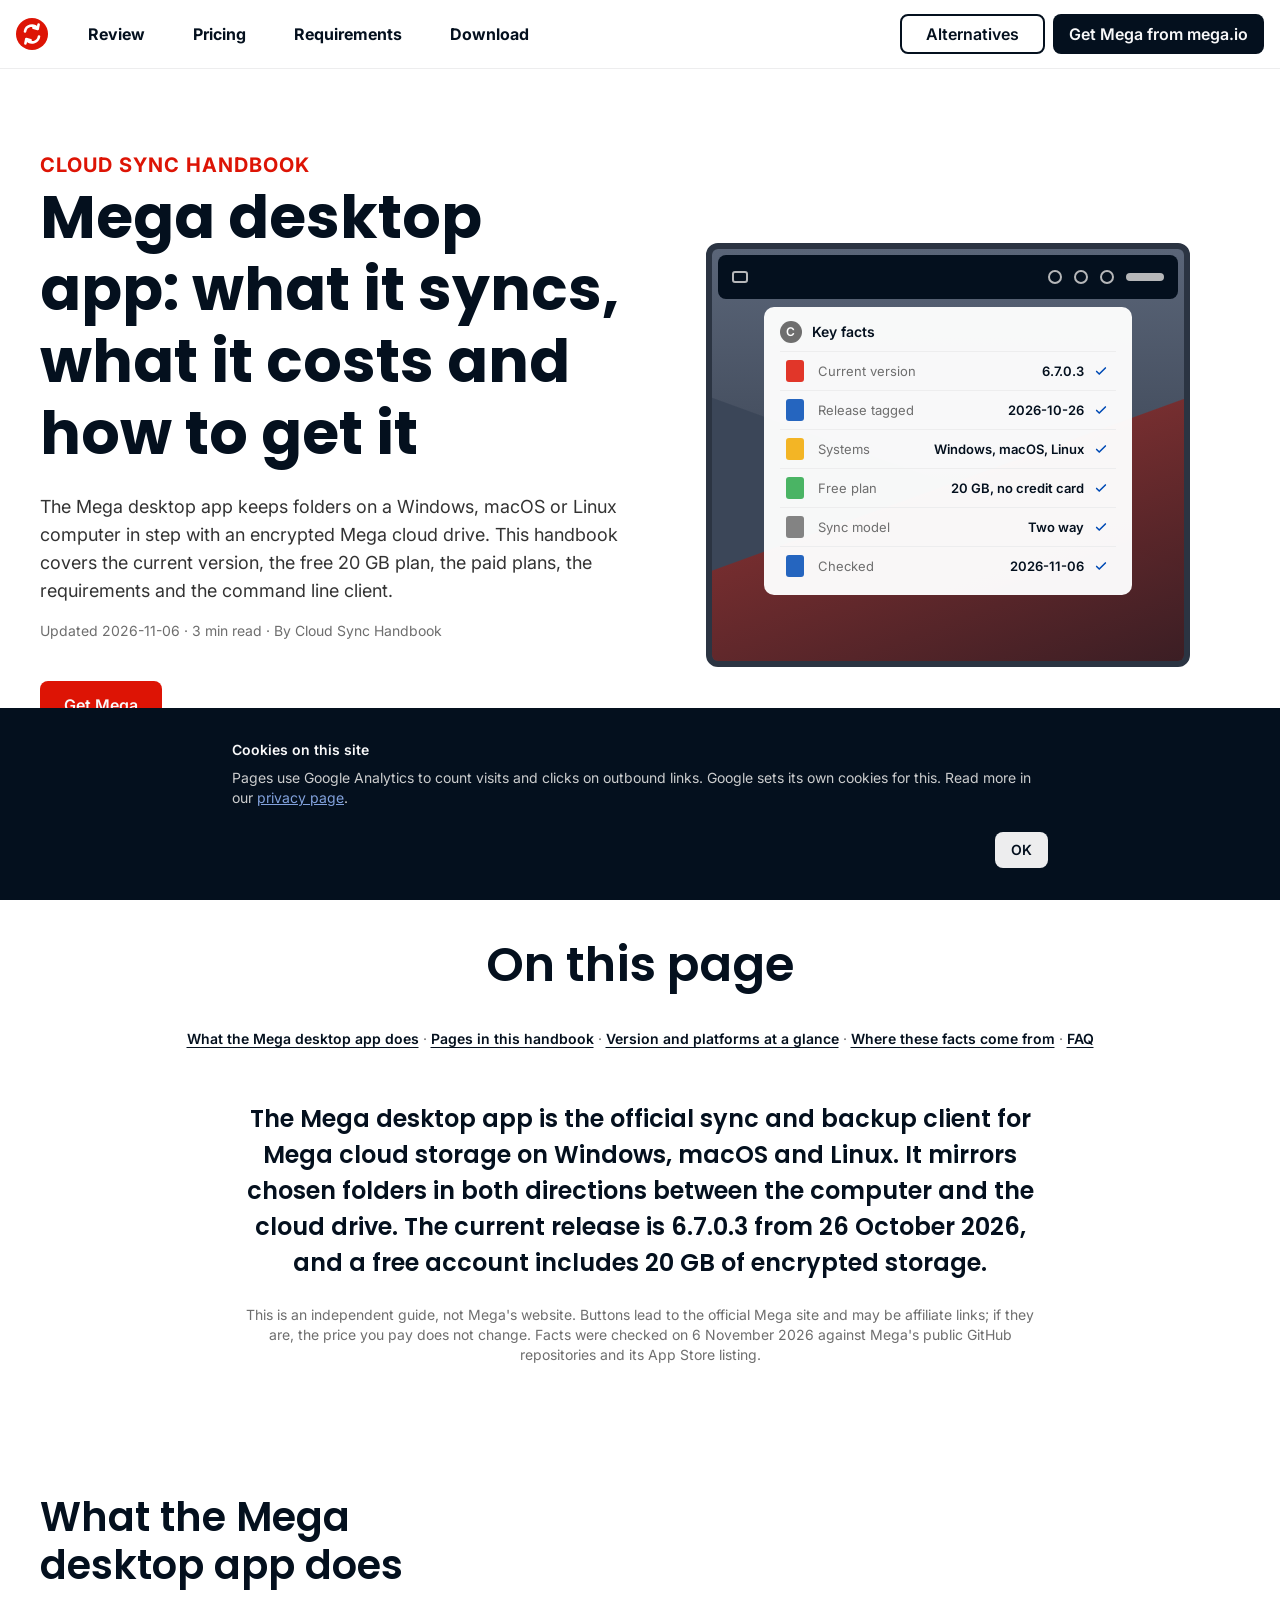
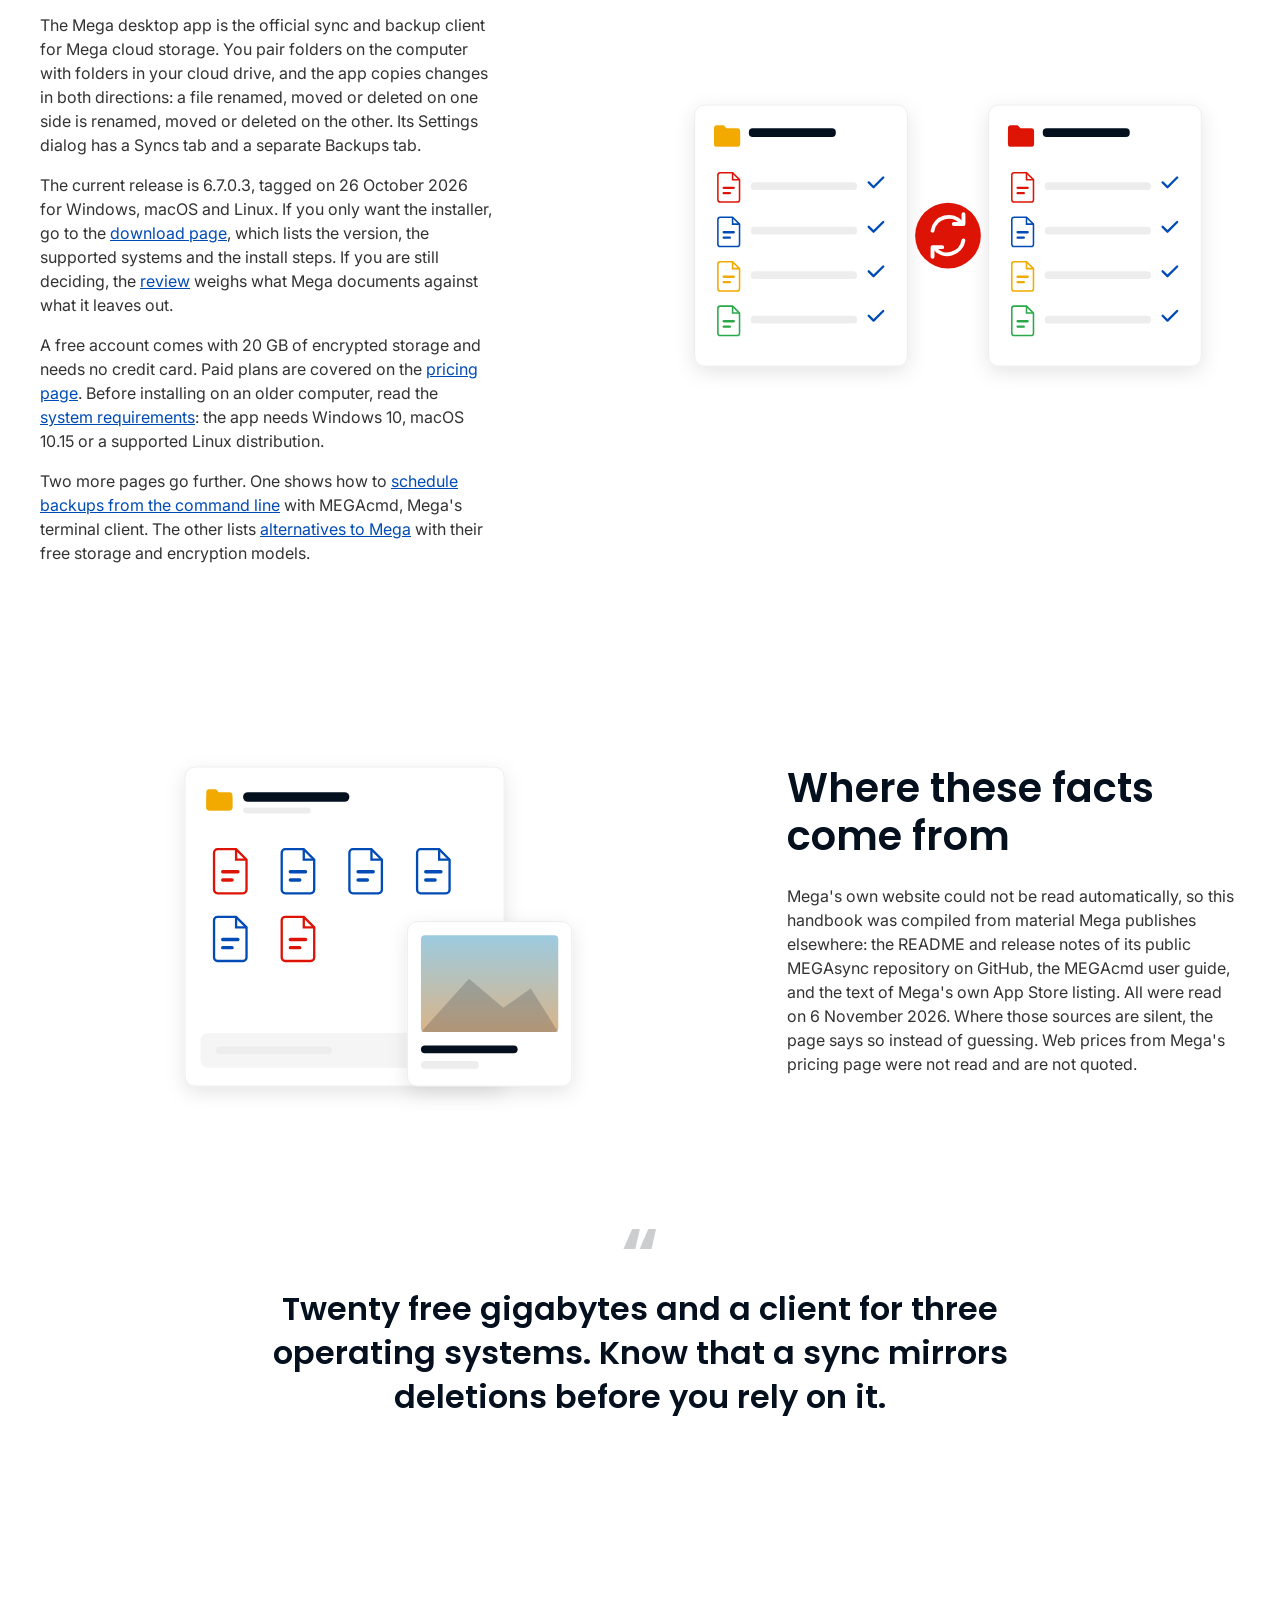
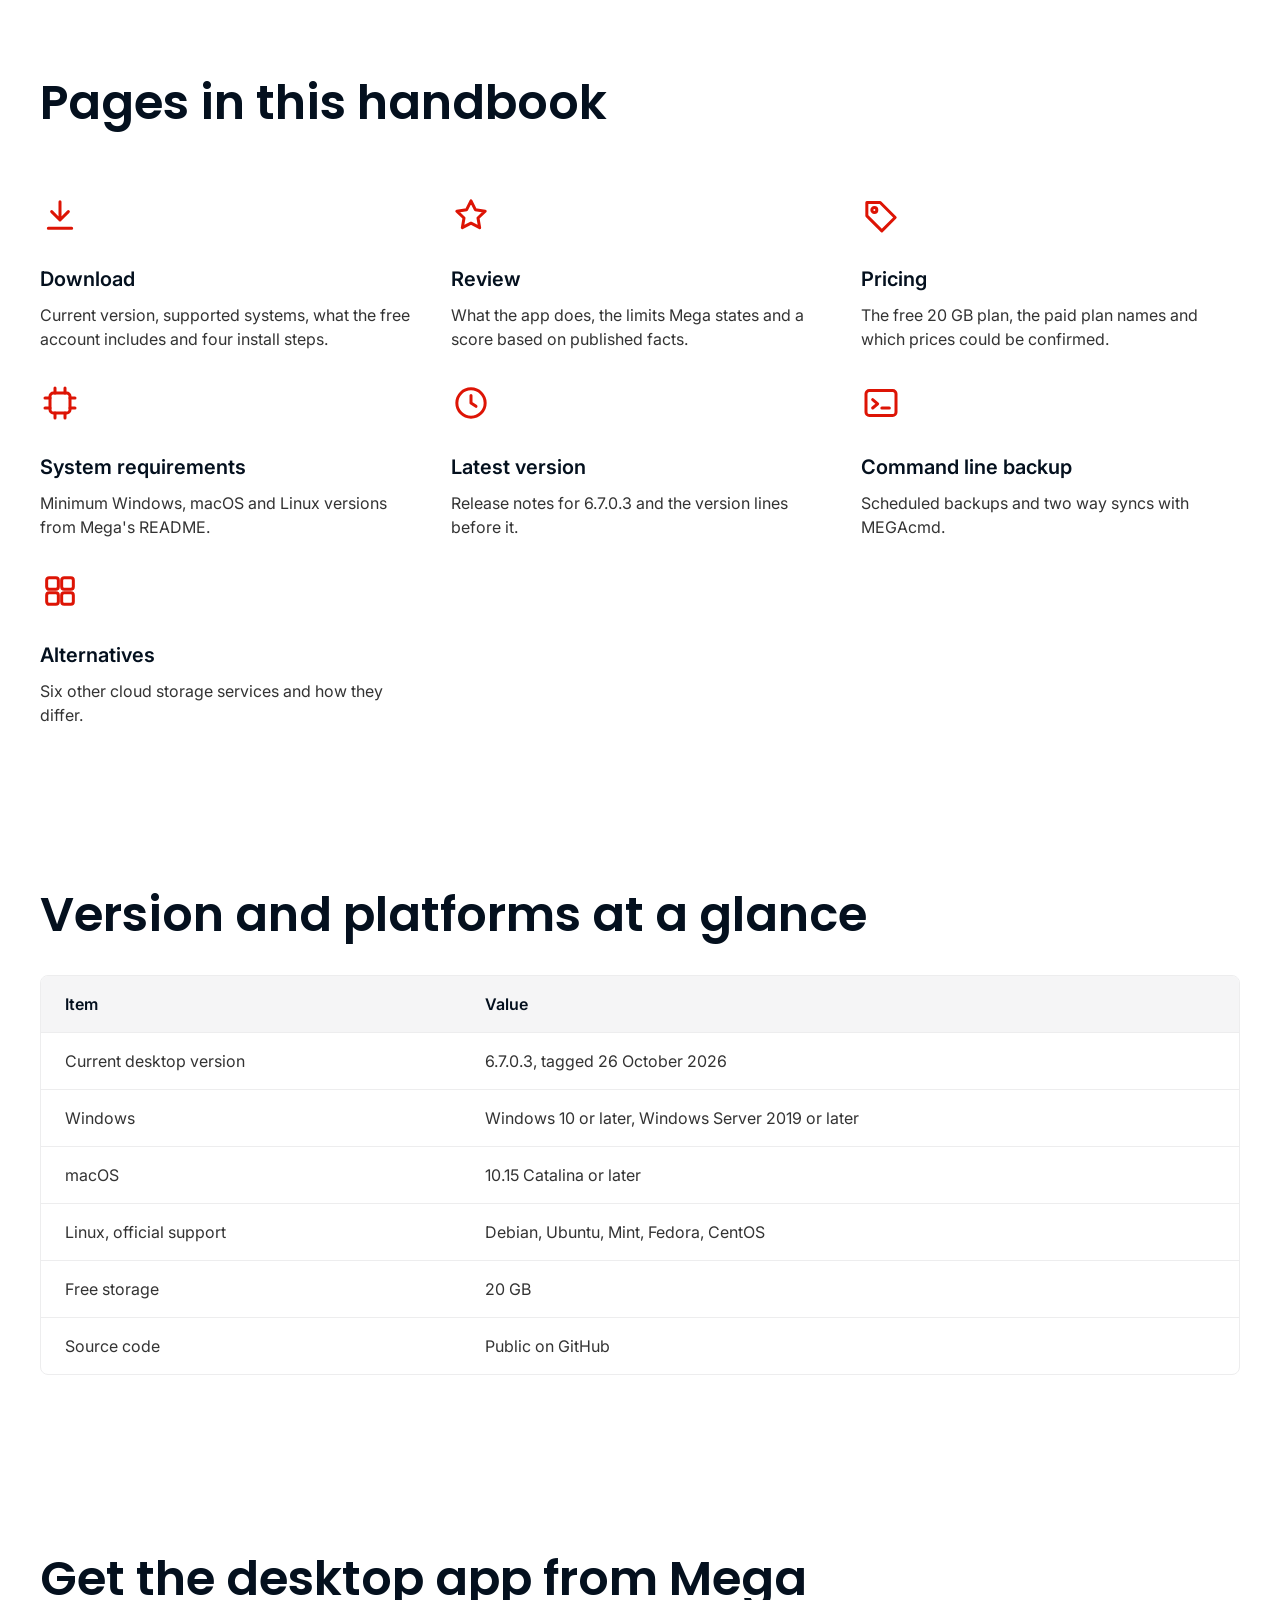
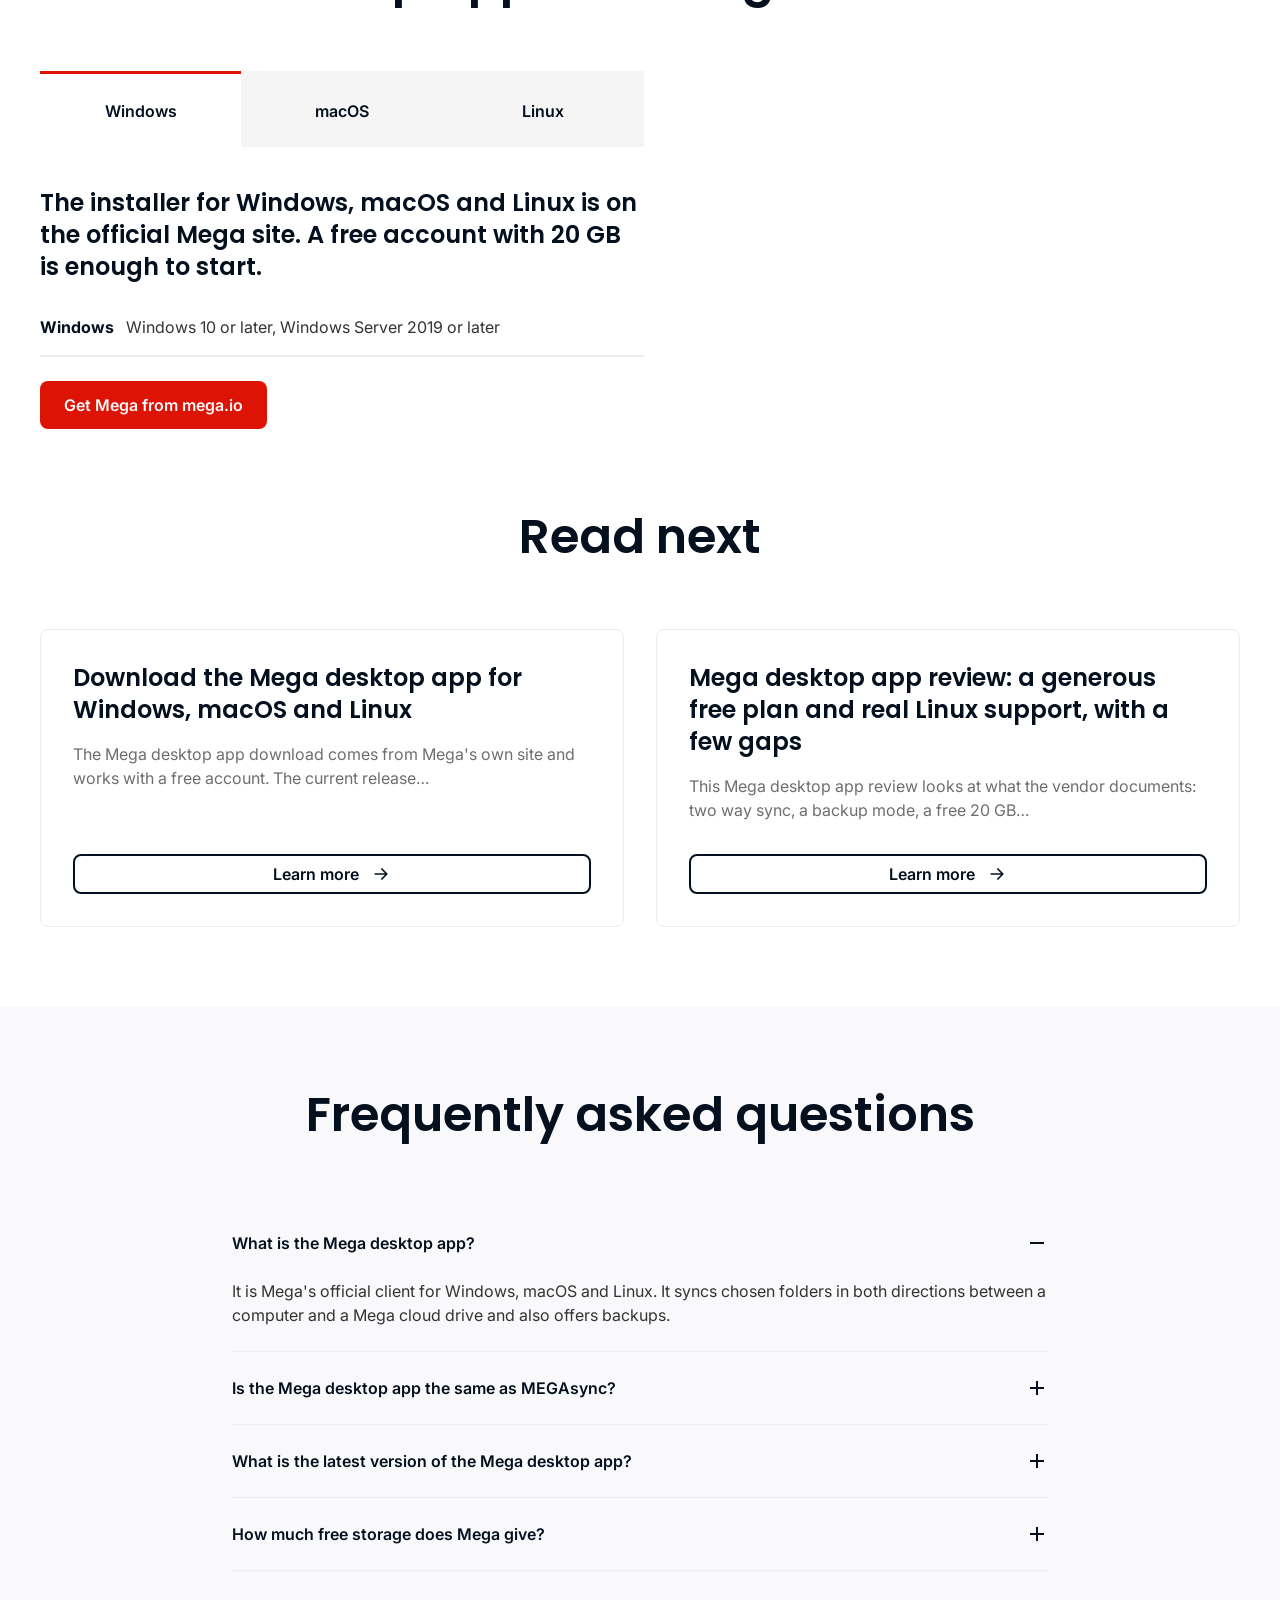
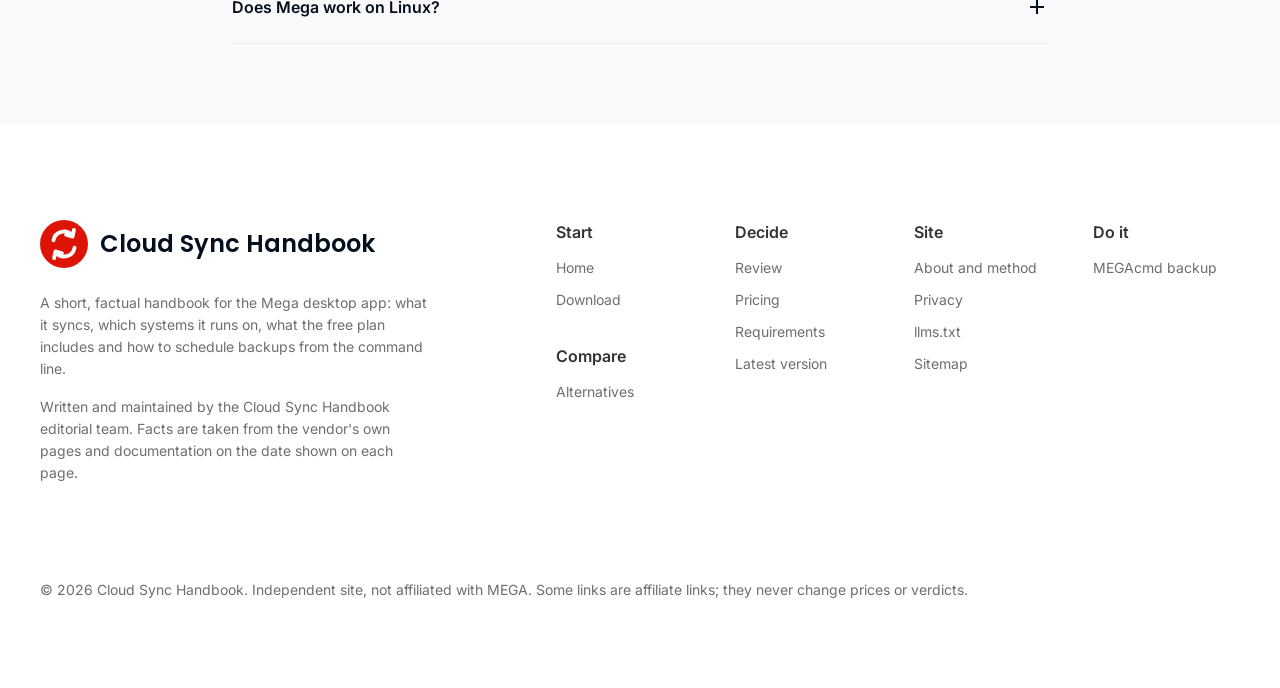
<file: index.html>
<!doctype html>
<html lang="en"><head>
<meta charset="utf-8">
<meta name="viewport" content="width=device-width,initial-scale=1">
<title>Mega Desktop App: Sync, Backup, Free 20 GB, Download Guide</title>
<meta name="description" content="Independent guide to the Mega desktop app 6.7: two way sync and backup on Windows, macOS and Linux, the free 20 GB plan, paid plans and requirements.">
<link rel="canonical" href="https://mega-sync.github.io/">
<meta name="robots" content="index,follow,max-image-preview:large,max-snippet:-1">
<meta name="author" content="Cloud Sync Handbook">
<meta property="og:type" content="website">
<meta property="og:title" content="Mega Desktop App: Sync, Backup, Free 20 GB, Download Guide">
<meta property="og:description" content="Independent guide to the Mega desktop app 6.7: two way sync and backup on Windows, macOS and Linux, the free 20 GB plan, paid plans and requirements.">
<meta property="og:url" content="https://mega-sync.github.io/">
<meta property="og:image" content="https://mega-sync.github.io/assets/og.png">
<meta property="og:site_name" content="Cloud Sync Handbook">
<meta property="article:published_time" content="2026-11-06">
<meta property="article:modified_time" content="2026-11-06">
<meta name="twitter:card" content="summary_large_image">
<link rel="icon" href="assets/favicon.svg" type="image/svg+xml">
<link rel="icon" href="assets/favicon-32.png" sizes="32x32" type="image/png">
<link rel="apple-touch-icon" href="assets/apple-touch-icon.png">
<link rel="preconnect" href="https://fonts.googleapis.com">
<link rel="preconnect" href="https://fonts.gstatic.com" crossorigin>
<link href="https://fonts.googleapis.com/css2?family=Geist:wght@400;500;600;700&family=Geist+Mono:wght@400;500&display=swap" rel="stylesheet">
<link rel="stylesheet" href="assets/style.css">
<script type="application/ld+json">{"@context": "https://schema.org", "@graph": [{"@type": "Organization", "@id": "https://mega-sync.github.io/#org", "name": "Cloud Sync Handbook", "url": "https://mega-sync.github.io/", "logo": {"@type": "ImageObject", "url": "https://mega-sync.github.io/assets/og.png"}}, {"@type": "WebSite", "@id": "https://mega-sync.github.io/#site", "name": "Cloud Sync Handbook", "url": "https://mega-sync.github.io/", "publisher": {"@id": "https://mega-sync.github.io/#org"}, "inLanguage": "en"}, {"@type": "SoftwareApplication", "@id": "https://mega-sync.github.io/#product", "name": "Mega", "applicationCategory": "UtilitiesApplication", "operatingSystem": "Windows 10 or later, macOS 10.15 or later, Linux", "url": "https://mega.io/desktop", "softwareVersion": "6.7.0.3", "publisher": {"@type": "Organization", "name": "MEGA"}, "sameAs": ["https://mega.io/desktop", "https://github.com/meganz/MEGAsync"], "offers": [{"@type": "Offer", "name": "Free", "price": "0", "priceCurrency": "USD", "url": "https://mega.io/desktop", "description": "20 GB storage, no credit card"}]}, {"@type": "WebPage", "@id": "https://mega-sync.github.io/#webpage", "url": "https://mega-sync.github.io/", "name": "Mega Desktop App: Sync, Backup, Free 20 GB, Download Guide", "description": "Independent guide to the Mega desktop app 6.7: two way sync and backup on Windows, macOS and Linux, the free 20 GB plan, paid plans and requirements.", "isPartOf": {"@id": "https://mega-sync.github.io/#site"}, "about": {"@id": "https://mega-sync.github.io/#product"}, "datePublished": "2026-11-06", "dateModified": "2026-11-06", "inLanguage": "en", "breadcrumb": {"@id": "https://mega-sync.github.io/#crumbs"}, "speakable": {"@type": "SpeakableSpecification", "cssSelector": [".answer", ".keyfacts", ".hero .lede"]}}, {"@type": "BreadcrumbList", "@id": "https://mega-sync.github.io/#crumbs", "itemListElement": [{"@type": "ListItem", "position": 1, "name": "Cloud Sync Handbook", "item": "https://mega-sync.github.io/"}]}, {"@type": "CollectionPage", "name": "Mega desktop app: what it syncs, what it costs and how to get it", "mainEntity": {"@type": "ItemList", "itemListElement": [{"@type": "ListItem", "position": 1, "name": "Download the Mega desktop app for Windows, macOS and Linux", "url": "https://mega-sync.github.io/download.html"}, {"@type": "ListItem", "position": 2, "name": "Mega desktop app review: a generous free plan and real Linux support, with a few gaps", "url": "https://mega-sync.github.io/review.html"}, {"@type": "ListItem", "position": 3, "name": "Mega pricing and plans: the free 20 GB tier and the Pro plans", "url": "https://mega-sync.github.io/pricing.html"}, {"@type": "ListItem", "position": 4, "name": "Mega desktop app system requirements for Windows, macOS and Linux", "url": "https://mega-sync.github.io/system-requirements.html"}, {"@type": "ListItem", "position": 5, "name": "Mega desktop app latest version: 6.7.0.3 and the recent release notes", "url": "https://mega-sync.github.io/whats-new.html"}, {"@type": "ListItem", "position": 6, "name": "MEGAcmd backup and sync: schedule Mega backups from the command line", "url": "https://mega-sync.github.io/megacmd-backup.html"}, {"@type": "ListItem", "position": 7, "name": "Mega alternatives: six cloud storage services and how they differ", "url": "https://mega-sync.github.io/alternatives.html"}]}, "headline": "Mega desktop app: what it syncs, what it costs and how to get it", "description": "Independent guide to the Mega desktop app 6.7: two way sync and backup on Windows, macOS and Linux, the free 20 GB plan, paid plans and requirements.", "author": {"@id": "https://mega-sync.github.io/#org"}, "publisher": {"@id": "https://mega-sync.github.io/#org"}, "datePublished": "2026-11-06", "dateModified": "2026-11-06", "mainEntityOfPage": {"@id": "https://mega-sync.github.io/#webpage"}, "about": {"@id": "https://mega-sync.github.io/#product"}, "inLanguage": "en"}, {"@type": "FAQPage", "mainEntity": [{"@type": "Question", "name": "What is the Mega desktop app?", "acceptedAnswer": {"@type": "Answer", "text": "It is Mega's official client for Windows, macOS and Linux. It syncs chosen folders in both directions between a computer and a Mega cloud drive and also offers backups."}}, {"@type": "Question", "name": "Is the Mega desktop app the same as MEGAsync?", "acceptedAnswer": {"@type": "Answer", "text": "Yes. MEGAsync is the name of the app's public source code repository on GitHub, which Mega describes as the development history of its official desktop app."}}, {"@type": "Question", "name": "What is the latest version of the Mega desktop app?", "acceptedAnswer": {"@type": "Answer", "text": "Version 6.7.0.3, tagged on 26 October 2026 for Windows, macOS and Linux. It added a tool to capture, annotate and share screenshots."}}, {"@type": "Question", "name": "How much free storage does Mega give?", "acceptedAnswer": {"@type": "Answer", "text": "Mega's own app listing states 20 GB of encrypted cloud storage on the free plan, with no credit card required."}}, {"@type": "Question", "name": "Does Mega work on Linux?", "acceptedAnswer": {"@type": "Answer", "text": "Yes. Mega officially supports Debian, Ubuntu, Mint, Fedora and CentOS, and its README says prebuilt packages exist for other distributions."}}]}]}</script>
<script async src="https://www.googletagmanager.com/gtag/js?id=G-GKWE4MQZES"></script>
<script>window.dataLayer=window.dataLayer||[];function gtag(){dataLayer.push(arguments)}gtag('js',new Date());gtag('config','G-GKWE4MQZES');</script>
</head><body class="p-index"><a class="skip" href="#main">Skip to content</a><header class="site"><div class="bar"><a class="logo" href="index.html" aria-label="Cloud Sync Handbook home"><svg class="mark" aria-hidden="true" xmlns="http://www.w3.org/2000/svg" viewBox="0 0 32 32" width="32" height="32"><circle cx="16" cy="16" r="16" fill="#dd1405"/><path d="M9 13.5a7 7 0 0 1 12.4-3.2" fill="none" stroke="#fff" stroke-width="2.6" stroke-linecap="round"/><path d="M22.6 6.6l-.9 4.4-4.3-1.2" fill="none" stroke="#fff" stroke-width="2.6" stroke-linecap="round" stroke-linejoin="round"/><path d="M23 18.5a7 7 0 0 1-12.4 3.2" fill="none" stroke="#fff" stroke-width="2.6" stroke-linecap="round"/><path d="M9.4 25.4l.9-4.4 4.3 1.2" fill="none" stroke="#fff" stroke-width="2.6" stroke-linecap="round" stroke-linejoin="round"/></svg></a><nav class="mainnav" id="mainnav" aria-label="Site"><a href="review.html">Review</a><a href="pricing.html">Pricing</a><a href="system-requirements.html">Requirements</a><a href="download.html">Download</a></nav><div class="hright"><a class="btn-line" href="alternatives.html">Alternatives</a><a class="hbtn btn-dark" href="download.html" data-track="funnel" data-offer="mega" data-place="header">Get Mega from mega.io</a><button class="burger" type="button" aria-label="Menu" aria-expanded="false" aria-controls="mainnav"><span></span><span></span><span></span></button></div></div></header><main id="main"><section class="hero"><div class="hero-txt"><p class="eyebrow">Cloud Sync Handbook</p><h1 class="long">Mega desktop app: what it syncs, what it costs and how to get it</h1><p class="lede">The Mega desktop app keeps folders on a Windows, macOS or Linux computer in step with an encrypted Mega cloud drive. This handbook covers the current version, the free 20 GB plan, the paid plans, the requirements and the command line client.</p><p class="meta">Updated 2026-11-06 · 3 min read · By Cloud Sync Handbook</p><div class="hero-cta"><a class="btn" href="download.html" data-track="funnel" data-offer="mega" data-place="hero">Get Mega</a><p class="note">Free account with 20 GB. Paid plans add storage.</p></div></div><div class="hero-art"><div class="win" aria-label="Key facts" role="group"><div class="win-top" aria-hidden="true"><span class="dot"></span><span class="sp"></span><span class="tic"></span><span class="tic"></span><span class="tic"></span><span class="clock"></span></div><div class="win-bg" aria-hidden="true"></div><div class="panel"><div class="panel-h"><span class="av">C</span><p class="panel-title">Key facts</p></div><ul class="keyfacts"><li><i style="background:#dd1405" aria-hidden="true"></i><span class="k">Current version</span><span class="v">6.7.0.3</span><svg aria-hidden="true" viewBox="0 0 16 16" width="14" height="14"><path d="M3 8.5l3 3 7-7" fill="none" stroke="#004bb5" stroke-width="1.8" stroke-linecap="round" stroke-linejoin="round"/></svg></li><li><i style="background:#004bb5" aria-hidden="true"></i><span class="k">Release tagged</span><span class="v">2026-10-26</span><svg aria-hidden="true" viewBox="0 0 16 16" width="14" height="14"><path d="M3 8.5l3 3 7-7" fill="none" stroke="#004bb5" stroke-width="1.8" stroke-linecap="round" stroke-linejoin="round"/></svg></li><li><i style="background:#f2a900" aria-hidden="true"></i><span class="k">Systems</span><span class="v">Windows, macOS, Linux</span><svg aria-hidden="true" viewBox="0 0 16 16" width="14" height="14"><path d="M3 8.5l3 3 7-7" fill="none" stroke="#004bb5" stroke-width="1.8" stroke-linecap="round" stroke-linejoin="round"/></svg></li><li><i style="background:#2ba84a" aria-hidden="true"></i><span class="k">Free plan</span><span class="v">20 GB, no credit card</span><svg aria-hidden="true" viewBox="0 0 16 16" width="14" height="14"><path d="M3 8.5l3 3 7-7" fill="none" stroke="#004bb5" stroke-width="1.8" stroke-linecap="round" stroke-linejoin="round"/></svg></li><li><i style="background:#6e6e6e" aria-hidden="true"></i><span class="k">Sync model</span><span class="v">Two way</span><svg aria-hidden="true" viewBox="0 0 16 16" width="14" height="14"><path d="M3 8.5l3 3 7-7" fill="none" stroke="#004bb5" stroke-width="1.8" stroke-linecap="round" stroke-linejoin="round"/></svg></li><li><i style="background:#004bb5" aria-hidden="true"></i><span class="k">Checked</span><span class="v">2026-11-06</span><svg aria-hidden="true" viewBox="0 0 16 16" width="14" height="14"><path d="M3 8.5l3 3 7-7" fill="none" stroke="#004bb5" stroke-width="1.8" stroke-linecap="round" stroke-linejoin="round"/></svg></li></ul></div></div></div></section><section class="rows"><div class="intro"><h2 class="center">On this page</h2><nav class="toc" aria-label="On this page"><p><a href="#what">What the Mega desktop app does</a> <span aria-hidden="true">&middot;</span> <a href="#pages">Pages in this handbook</a> <span aria-hidden="true">&middot;</span> <a href="#glance">Version and platforms at a glance</a> <span aria-hidden="true">&middot;</span> <a href="#sources">Where these facts come from</a> <span aria-hidden="true">&middot;</span> <a href="#faq">FAQ</a></p></nav><p class="answer">The Mega desktop app is the official sync and backup client for Mega cloud storage on Windows, macOS and Linux. It mirrors chosen folders in both directions between the computer and the cloud drive. The current release is 6.7.0.3 from 26 October 2026, and a free account includes 20 GB of encrypted storage.</p><p class="disclosure">This is an independent guide, not Mega's website. Buttons lead to the official Mega site and may be affiliate links; if they are, the price you pay does not change. Facts were checked on 6 November 2026 against Mega's public GitHub repositories and its App Store listing.</p></div><div id="what" class="row"><div class="row-txt"><h3>What the Mega desktop app does</h3>
<p>The Mega desktop app is the official sync and backup client for Mega cloud storage. You pair folders on the computer with folders in your cloud drive, and the app copies changes in both directions: a file renamed, moved or deleted on one side is renamed, moved or deleted on the other. Its Settings dialog has a Syncs tab and a separate Backups tab.</p>
<p>The current release is 6.7.0.3, tagged on 26 October 2026 for Windows, macOS and Linux. If you only want the installer, go to the <a href="download.html">download page</a>, which lists the version, the supported systems and the install steps. If you are still deciding, the <a href="review.html">review</a> weighs what Mega documents against what it leaves out.</p>
<p>A free account comes with 20 GB of encrypted storage and needs no credit card. Paid plans are covered on the <a href="pricing.html">pricing page</a>. Before installing on an older computer, read the <a href="system-requirements.html">system requirements</a>: the app needs Windows 10, macOS 10.15 or a supported Linux distribution.</p>
<p>Two more pages go further. One shows how to <a href="megacmd-backup.html">schedule backups from the command line</a> with MEGAcmd, Mega's terminal client. The other lists <a href="alternatives.html">alternatives to Mega</a> with their free storage and encryption models.</p></div><div class="row-art"><div class="art"><img src="assets/art/sync.svg" alt="" width="604" height="453" loading="lazy"></div></div></div><div id="sources" class="row flip"><div class="row-txt"><h3>Where these facts come from</h3>
<p>Mega's own website could not be read automatically, so this handbook was compiled from material Mega publishes elsewhere: the README and release notes of its public MEGAsync repository on GitHub, the MEGAcmd user guide, and the text of Mega's own App Store listing. All were read on 6 November 2026. Where those sources are silent, the page says so instead of guessing. Web prices from Mega's pricing page were not read and are not quoted.</p></div><div class="row-art"><div class="art"><img src="assets/art/files.svg" alt="" width="604" height="453" loading="lazy"></div></div></div><div id="tag" class="quote"><p class="tagline"><span>Twenty</span> <span>free</span> <span>gigabytes</span> <span>and</span> <span>a</span> <span>client</span> <span>for</span> <span>three</span> <span>operating</span> <span>systems.</span> <span>Know</span> <span>that</span> <span>a</span> <span>sync</span> <span>mirrors</span> <span>deletions</span> <span>before</span> <span>you</span> <span>rely</span> <span>on</span> <span>it.</span> </p></div></section><section id="pages" class="features"><h2>Pages in this handbook</h2><ul class="feat-grid"><li class="feat"><svg class="ico" aria-hidden="true" viewBox="0 0 24 24" width="40" height="40" fill="none" stroke="currentColor" stroke-width="1.8" stroke-linecap="round" stroke-linejoin="round"><path d="M12 4v11M7 10l5 5 5-5M5 20h14"/></svg><p class="ft"><a href="download.html">Download</a></p><p>Current version, supported systems, what the free account includes and four install steps.</p></li><li class="feat"><svg class="ico" aria-hidden="true" viewBox="0 0 24 24" width="40" height="40" fill="none" stroke="currentColor" stroke-width="1.8" stroke-linecap="round" stroke-linejoin="round"><path d="M12 3.5l2.6 5.3 5.9.9-4.3 4.1 1 5.8-5.2-2.7-5.2 2.7 1-5.8-4.3-4.1 5.9-.9z"/></svg><p class="ft"><a href="review.html">Review</a></p><p>What the app does, the limits Mega states and a score based on published facts.</p></li><li class="feat"><svg class="ico" aria-hidden="true" viewBox="0 0 24 24" width="40" height="40" fill="none" stroke="currentColor" stroke-width="1.8" stroke-linecap="round" stroke-linejoin="round"><path d="M3.5 12.5V4.5h8l9 9-8 8z"/><circle cx="8" cy="9" r="1.5"/></svg><p class="ft"><a href="pricing.html">Pricing</a></p><p>The free 20 GB plan, the paid plan names and which prices could be confirmed.</p></li><li class="feat"><svg class="ico" aria-hidden="true" viewBox="0 0 24 24" width="40" height="40" fill="none" stroke="currentColor" stroke-width="1.8" stroke-linecap="round" stroke-linejoin="round"><rect x="6" y="6" width="12" height="12" rx="2"/><path d="M9 3v3M15 3v3M9 18v3M15 18v3M3 9h3M3 15h3M18 9h3M18 15h3"/></svg><p class="ft"><a href="system-requirements.html">System requirements</a></p><p>Minimum Windows, macOS and Linux versions from Mega's README.</p></li><li class="feat"><svg class="ico" aria-hidden="true" viewBox="0 0 24 24" width="40" height="40" fill="none" stroke="currentColor" stroke-width="1.8" stroke-linecap="round" stroke-linejoin="round"><circle cx="12" cy="12" r="8.5"/><path d="M12 7.5V12l3 2"/></svg><p class="ft"><a href="whats-new.html">Latest version</a></p><p>Release notes for 6.7.0.3 and the version lines before it.</p></li><li class="feat"><svg class="ico" aria-hidden="true" viewBox="0 0 24 24" width="40" height="40" fill="none" stroke="currentColor" stroke-width="1.8" stroke-linecap="round" stroke-linejoin="round"><rect x="3" y="4.5" width="18" height="15" rx="2"/><path d="M7 10l3 2.5L7 15M12.5 15H17"/></svg><p class="ft"><a href="megacmd-backup.html">Command line backup</a></p><p>Scheduled backups and two way syncs with MEGAcmd.</p></li><li class="feat"><svg class="ico" aria-hidden="true" viewBox="0 0 24 24" width="40" height="40" fill="none" stroke="currentColor" stroke-width="1.8" stroke-linecap="round" stroke-linejoin="round"><rect x="4" y="4" width="7" height="7" rx="1.5"/><rect x="13" y="4" width="7" height="7" rx="1.5"/><rect x="4" y="13" width="7" height="7" rx="1.5"/><rect x="13" y="13" width="7" height="7" rx="1.5"/></svg><p class="ft"><a href="alternatives.html">Alternatives</a></p><p>Six other cloud storage services and how they differ.</p></li></ul></section><section class="wide"><div id="glance" class="wblock"><h2>Version and platforms at a glance</h2>
<div class="tablewrap"><table><thead><tr><th>Item</th><th>Value</th></tr></thead><tbody><tr><td>Current desktop version</td><td>6.7.0.3, tagged 26 October 2026</td></tr><tr><td>Windows</td><td>Windows 10 or later, Windows Server 2019 or later</td></tr><tr><td>macOS</td><td>10.15 Catalina or later</td></tr><tr><td>Linux, official support</td><td>Debian, Ubuntu, Mint, Fedora, CentOS</td></tr><tr><td>Free storage</td><td>20 GB</td></tr><tr><td>Source code</td><td>Public on GitHub</td></tr></tbody></table></div></div></section><section id="cta" class="dl"><h2>Get the desktop app from Mega</h2><nav class="tabs" role="tablist" aria-label="Systems"><button type="button" role="tab" id="tab-win" aria-controls="os-win" aria-selected="true">Windows</button><button type="button" role="tab" id="tab-mac" aria-controls="os-mac" aria-selected="false" tabindex="-1">macOS</button><button type="button" role="tab" id="tab-linux" aria-controls="os-linux" aria-selected="false" tabindex="-1">Linux</button></nav><section class="dl-panel" aria-label="Get the desktop app from Mega"><p class="dl-lead">The installer for Windows, macOS and Linux is on the official Mega site. A free account with 20 GB is enough to start.</p><div class="dl-row"><p class="os-req" id="os-win" role="tabpanel" aria-labelledby="tab-win"><b>Windows</b> Windows 10 or later, Windows Server 2019 or later</p><p class="os-req" id="os-mac" role="tabpanel" aria-labelledby="tab-mac" hidden><b>macOS</b> 10.15 Catalina or later</p><p class="os-req" id="os-linux" role="tabpanel" aria-labelledby="tab-linux" hidden><b>Linux</b> Debian, Ubuntu, Mint, Fedora, CentOS</p></div><div><a class="btn" href="download.html" data-track="funnel" data-offer="mega" data-place="section:cta">Get Mega from mega.io</a></div></section></section><section id="related" class="learn"><h2 class="center">Read next</h2><ul class="cards c2"><li class="card"><h3><a href="download.html">Download the Mega desktop app for Windows, macOS and Linux</a></h3><p>The Mega desktop app download comes from Mega's own site and works with a free account. The current release…</p><span class="card-go" aria-hidden="true">Learn more <svg aria-hidden="true" viewBox="0 0 24 24" width="20" height="20" fill="none" stroke="currentColor" stroke-width="2" stroke-linecap="round" stroke-linejoin="round"><path d="M5 12h14M13 6l6 6-6 6"/></svg></span></li><li class="card"><h3><a href="review.html">Mega desktop app review: a generous free plan and real Linux support, with a few gaps</a></h3><p>This Mega desktop app review looks at what the vendor documents: two way sync, a backup mode, a free 20 GB…</p><span class="card-go" aria-hidden="true">Learn more <svg aria-hidden="true" viewBox="0 0 24 24" width="20" height="20" fill="none" stroke="currentColor" stroke-width="2" stroke-linecap="round" stroke-linejoin="round"><path d="M5 12h14M13 6l6 6-6 6"/></svg></span></li></ul></section><div id="faq" class="faq-sec"><div class="faq-in"><h2 class="center">Frequently asked questions</h2><div class="faq"><details open><summary>What is the Mega desktop app?</summary><p>It is Mega's official client for Windows, macOS and Linux. It syncs chosen folders in both directions between a computer and a Mega cloud drive and also offers backups.</p></details><details><summary>Is the Mega desktop app the same as MEGAsync?</summary><p>Yes. MEGAsync is the name of the app's public source code repository on GitHub, which Mega describes as the development history of its official desktop app.</p></details><details><summary>What is the latest version of the Mega desktop app?</summary><p>Version 6.7.0.3, tagged on 26 October 2026 for Windows, macOS and Linux. It added a tool to capture, annotate and share screenshots.</p></details><details><summary>How much free storage does Mega give?</summary><p>Mega's own app listing states 20 GB of encrypted cloud storage on the free plan, with no credit card required.</p></details><details><summary>Does Mega work on Linux?</summary><p>Yes. Mega officially supports Debian, Ubuntu, Mint, Fedora and CentOS, and its README says prebuilt packages exist for other distributions.</p></details></div></div></div></main><footer class="site"><div class="fwrap"><div class="fbrand"><a class="flogo" href="index.html"><svg class="mark" aria-hidden="true" xmlns="http://www.w3.org/2000/svg" viewBox="0 0 32 32" width="48" height="48"><circle cx="16" cy="16" r="16" fill="#dd1405"/><path d="M9 13.5a7 7 0 0 1 12.4-3.2" fill="none" stroke="#fff" stroke-width="2.6" stroke-linecap="round"/><path d="M22.6 6.6l-.9 4.4-4.3-1.2" fill="none" stroke="#fff" stroke-width="2.6" stroke-linecap="round" stroke-linejoin="round"/><path d="M23 18.5a7 7 0 0 1-12.4 3.2" fill="none" stroke="#fff" stroke-width="2.6" stroke-linecap="round"/><path d="M9.4 25.4l.9-4.4 4.3 1.2" fill="none" stroke="#fff" stroke-width="2.6" stroke-linecap="round" stroke-linejoin="round"/></svg><span>Cloud Sync Handbook</span></a><p>A short, factual handbook for the Mega desktop app: what it syncs, which systems it runs on, what the free plan includes and how to schedule backups from the command line.</p><p>Written and maintained by the Cloud Sync Handbook editorial team. Facts are taken from the vendor's own pages and documentation on the date shown on each page.</p></div><nav class="fnav" aria-label="Footer"><div class="fcol"><details class="fgroup" open><summary>Start</summary><div class="flinks"><a href="index.html">Home</a><a href="download.html">Download</a></div></details><details class="fgroup" open><summary>Compare</summary><div class="flinks"><a href="alternatives.html">Alternatives</a></div></details></div><div class="fcol"><details class="fgroup" open><summary>Decide</summary><div class="flinks"><a href="review.html">Review</a><a href="pricing.html">Pricing</a><a href="system-requirements.html">Requirements</a><a href="whats-new.html">Latest version</a></div></details></div><div class="fcol"><details class="fgroup" open><summary>Site</summary><div class="flinks"><a href="about.html">About and method</a><a href="privacy.html">Privacy</a><a href="llms.txt">llms.txt</a><a href="sitemap.xml">Sitemap</a></div></details></div><div class="fcol"><details class="fgroup" open><summary>Do it</summary><div class="flinks"><a href="megacmd-backup.html">MEGAcmd backup</a></div></details></div></nav><p class="copy">&copy; 2026 Cloud Sync Handbook. Independent site, not affiliated with MEGA. Some links are affiliate links; they never change prices or verdicts.</p></div></footer><div class="cookie" id="cookie" role="region" aria-label="Cookie notice" hidden><div class="cookie-in"><p class="cookie-h">Cookies on this site</p><p>Pages use Google Analytics to count visits and clicks on outbound links. Google sets its own cookies for this. Read more in our <a href="privacy.html">privacy page</a>.</p><div class="cookie-b"><button type="button" class="cbtn" id="cookie-ok">OK</button></div></div></div><script src="assets/app.js" defer></script>
<script src="assets/track.js"></script>
<script src="assets/captcha-widget.js"></script>
</body></html>
</file>
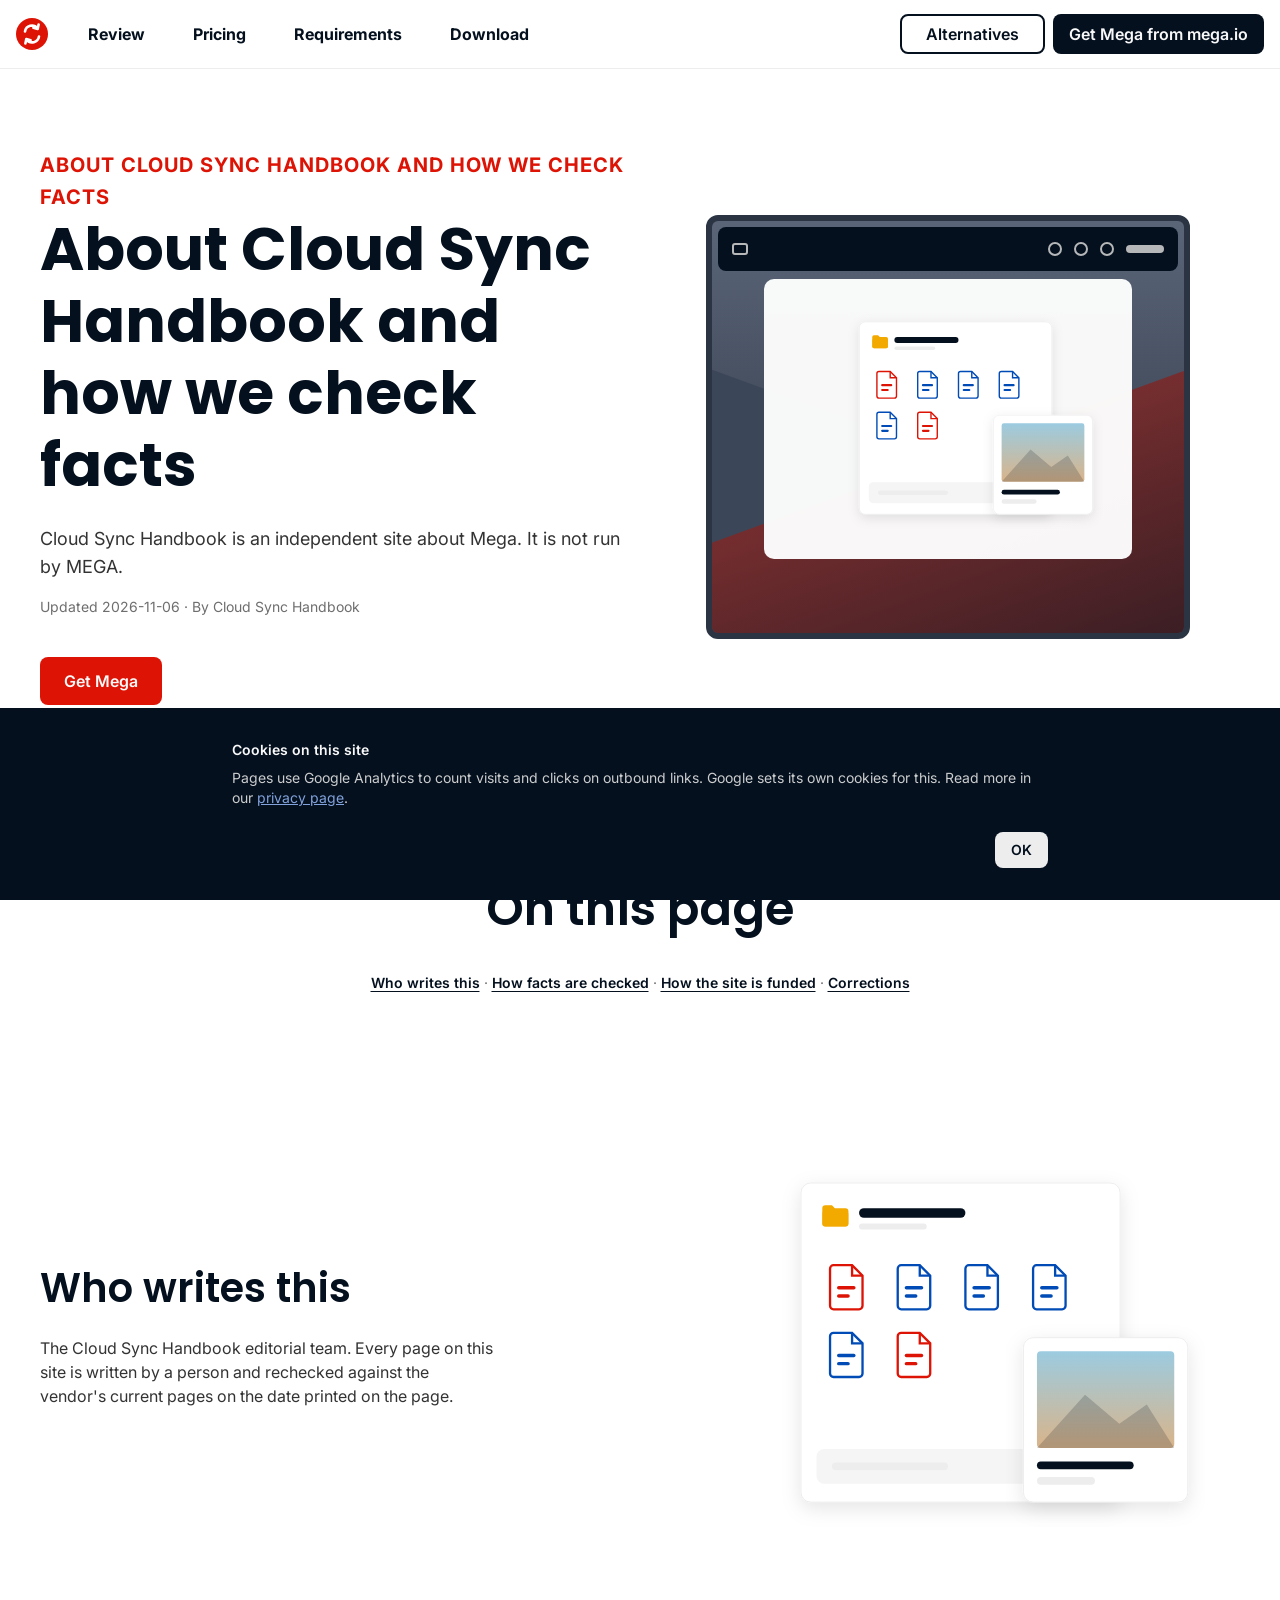
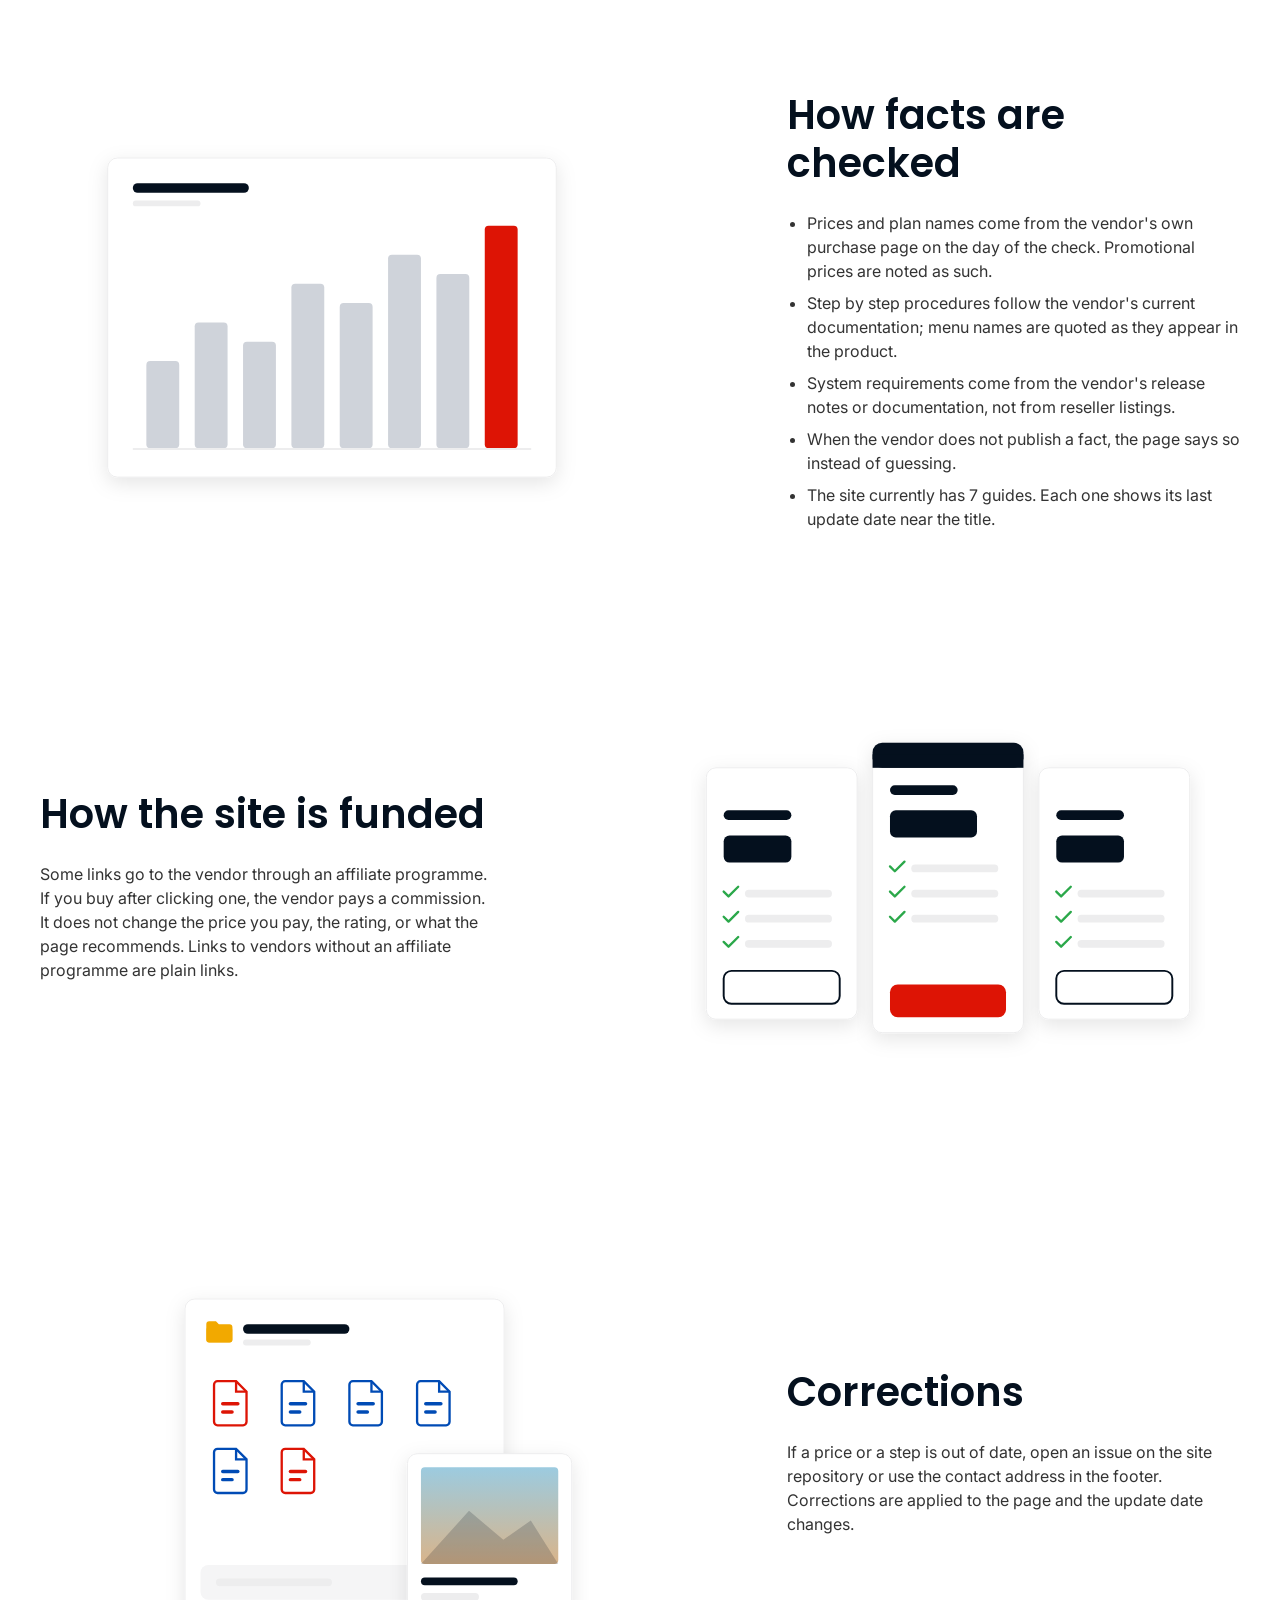
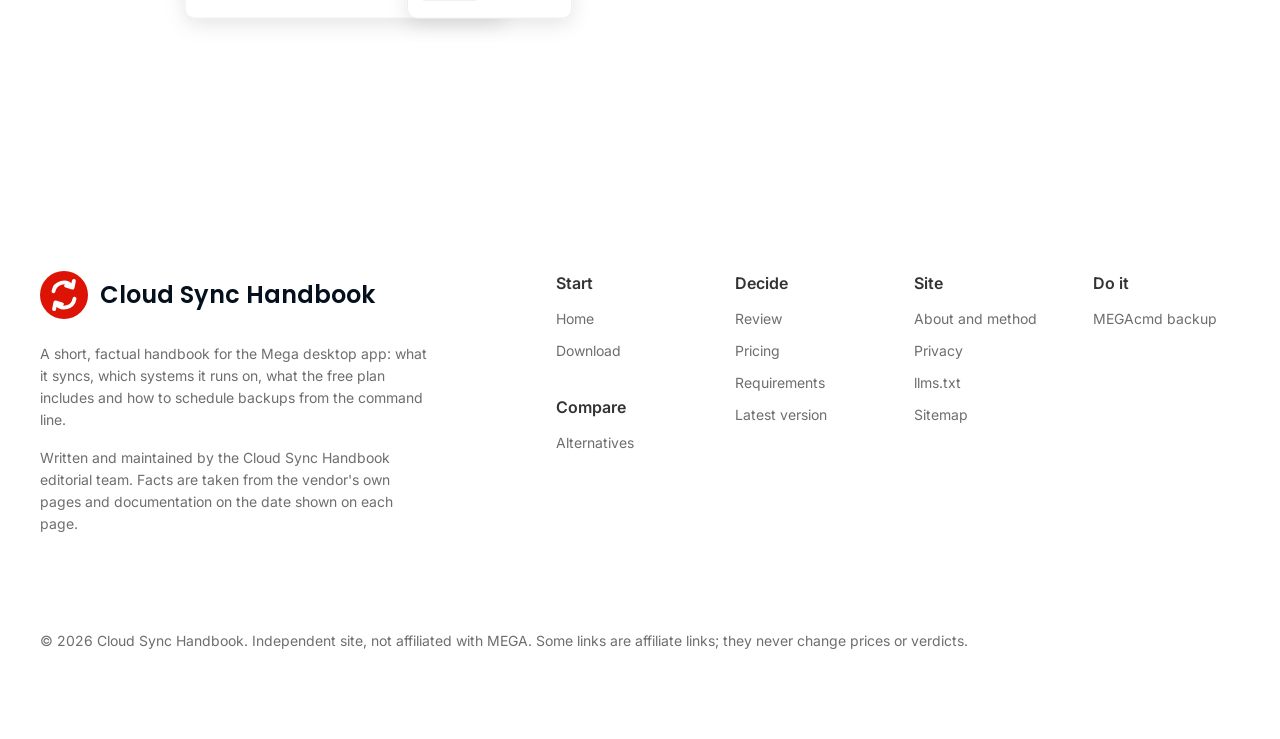
<file: about.html>
<!doctype html>
<html lang="en"><head>
<meta charset="utf-8">
<meta name="viewport" content="width=device-width,initial-scale=1">
<title>About Cloud Sync Handbook</title>
<meta name="description" content="Who writes Cloud Sync Handbook, how facts about Mega are checked, and how the site is funded.">
<link rel="canonical" href="https://mega-sync.github.io/about.html">
<meta name="robots" content="index,follow,max-image-preview:large,max-snippet:-1">
<meta name="author" content="Cloud Sync Handbook">
<meta property="og:type" content="article">
<meta property="og:title" content="About Cloud Sync Handbook">
<meta property="og:description" content="Who writes Cloud Sync Handbook, how facts about Mega are checked, and how the site is funded.">
<meta property="og:url" content="https://mega-sync.github.io/about.html">
<meta property="og:image" content="https://mega-sync.github.io/assets/og.png">
<meta property="og:site_name" content="Cloud Sync Handbook">
<meta property="article:published_time" content="2026-11-06">
<meta property="article:modified_time" content="2026-11-06">
<meta name="twitter:card" content="summary_large_image">
<link rel="icon" href="assets/favicon.svg" type="image/svg+xml">
<link rel="icon" href="assets/favicon-32.png" sizes="32x32" type="image/png">
<link rel="apple-touch-icon" href="assets/apple-touch-icon.png">
<link rel="preconnect" href="https://fonts.googleapis.com">
<link rel="preconnect" href="https://fonts.gstatic.com" crossorigin>
<link href="https://fonts.googleapis.com/css2?family=Geist:wght@400;500;600;700&family=Geist+Mono:wght@400;500&display=swap" rel="stylesheet">
<link rel="stylesheet" href="assets/style.css">
<script type="application/ld+json">{"@context": "https://schema.org", "@graph": [{"@type": "Organization", "@id": "https://mega-sync.github.io/#org", "name": "Cloud Sync Handbook", "url": "https://mega-sync.github.io/", "logo": {"@type": "ImageObject", "url": "https://mega-sync.github.io/assets/og.png"}}, {"@type": "WebSite", "@id": "https://mega-sync.github.io/#site", "name": "Cloud Sync Handbook", "url": "https://mega-sync.github.io/", "publisher": {"@id": "https://mega-sync.github.io/#org"}, "inLanguage": "en"}, {"@type": "SoftwareApplication", "@id": "https://mega-sync.github.io/#product", "name": "Mega", "applicationCategory": "UtilitiesApplication", "operatingSystem": "Windows 10 or later, macOS 10.15 or later, Linux", "url": "https://mega.io/desktop", "softwareVersion": "6.7.0.3", "publisher": {"@type": "Organization", "name": "MEGA"}, "sameAs": ["https://mega.io/desktop", "https://github.com/meganz/MEGAsync"], "offers": [{"@type": "Offer", "name": "Free", "price": "0", "priceCurrency": "USD", "url": "https://mega.io/desktop", "description": "20 GB storage, no credit card"}]}, {"@type": "WebPage", "@id": "https://mega-sync.github.io/about.html#webpage", "url": "https://mega-sync.github.io/about.html", "name": "About Cloud Sync Handbook", "description": "Who writes Cloud Sync Handbook, how facts about Mega are checked, and how the site is funded.", "isPartOf": {"@id": "https://mega-sync.github.io/#site"}, "about": {"@id": "https://mega-sync.github.io/#product"}, "datePublished": "2026-11-06", "dateModified": "2026-11-06", "inLanguage": "en", "breadcrumb": {"@id": "https://mega-sync.github.io/about.html#crumbs"}, "speakable": {"@type": "SpeakableSpecification", "cssSelector": [".answer", ".keyfacts", ".hero .lede"]}}, {"@type": "BreadcrumbList", "@id": "https://mega-sync.github.io/about.html#crumbs", "itemListElement": [{"@type": "ListItem", "position": 1, "name": "Cloud Sync Handbook", "item": "https://mega-sync.github.io/"}, {"@type": "ListItem", "position": 2, "name": "About Cloud Sync Handbook and how we check facts", "item": "https://mega-sync.github.io/about.html"}]}, {"@type": "Article", "headline": "About Cloud Sync Handbook and how we check facts", "description": "Who writes Cloud Sync Handbook, how facts about Mega are checked, and how the site is funded.", "author": {"@id": "https://mega-sync.github.io/#org"}, "publisher": {"@id": "https://mega-sync.github.io/#org"}, "datePublished": "2026-11-06", "dateModified": "2026-11-06", "mainEntityOfPage": {"@id": "https://mega-sync.github.io/about.html#webpage"}, "about": {"@id": "https://mega-sync.github.io/#product"}, "inLanguage": "en"}]}</script>
<script async src="https://www.googletagmanager.com/gtag/js?id=G-GKWE4MQZES"></script>
<script>window.dataLayer=window.dataLayer||[];function gtag(){dataLayer.push(arguments)}gtag('js',new Date());gtag('config','G-GKWE4MQZES');</script>
</head><body class="p-about"><a class="skip" href="#main">Skip to content</a><header class="site"><div class="bar"><a class="logo" href="index.html" aria-label="Cloud Sync Handbook home"><svg class="mark" aria-hidden="true" xmlns="http://www.w3.org/2000/svg" viewBox="0 0 32 32" width="32" height="32"><circle cx="16" cy="16" r="16" fill="#dd1405"/><path d="M9 13.5a7 7 0 0 1 12.4-3.2" fill="none" stroke="#fff" stroke-width="2.6" stroke-linecap="round"/><path d="M22.6 6.6l-.9 4.4-4.3-1.2" fill="none" stroke="#fff" stroke-width="2.6" stroke-linecap="round" stroke-linejoin="round"/><path d="M23 18.5a7 7 0 0 1-12.4 3.2" fill="none" stroke="#fff" stroke-width="2.6" stroke-linecap="round"/><path d="M9.4 25.4l.9-4.4 4.3 1.2" fill="none" stroke="#fff" stroke-width="2.6" stroke-linecap="round" stroke-linejoin="round"/></svg></a><nav class="mainnav" id="mainnav" aria-label="Site"><a href="review.html">Review</a><a href="pricing.html">Pricing</a><a href="system-requirements.html">Requirements</a><a href="download.html">Download</a></nav><div class="hright"><a class="btn-line" href="alternatives.html">Alternatives</a><a class="hbtn btn-dark" href="download.html" data-track="funnel" data-offer="mega" data-place="header">Get Mega from mega.io</a><button class="burger" type="button" aria-label="Menu" aria-expanded="false" aria-controls="mainnav"><span></span><span></span><span></span></button></div></div></header><main id="main"><section class="hero"><div class="hero-txt"><p class="eyebrow">About Cloud Sync Handbook and how we check facts</p><h1>About Cloud Sync Handbook and how we check facts</h1><p class="lede">Cloud Sync Handbook is an independent site about Mega. It is not run by MEGA.</p><p class="meta">Updated 2026-11-06 · By Cloud Sync Handbook</p><div class="hero-cta"><a class="btn" href="download.html" data-track="funnel" data-offer="mega" data-place="hero">Get Mega</a></div></div><div class="hero-art"><div class="win" aria-hidden="true"><div class="win-top"><span class="dot"></span><span class="sp"></span><span class="tic"></span><span class="tic"></span><span class="tic"></span><span class="clock"></span></div><div class="win-bg"></div><div class="panel panel-art"><img src="assets/art/files.svg" alt="" width="420" height="315"></div></div></div></section><section class="rows"><div class="intro"><h2 class="center">On this page</h2><nav class="toc" aria-label="On this page"><p><a href="#who">Who writes this</a> <span aria-hidden="true">&middot;</span> <a href="#method">How facts are checked</a> <span aria-hidden="true">&middot;</span> <a href="#money">How the site is funded</a> <span aria-hidden="true">&middot;</span> <a href="#contact">Corrections</a></p></nav></div><div id="who" class="row"><div class="row-txt"><h3>Who writes this</h3>
<p>The Cloud Sync Handbook editorial team. Every page on this site is written by a person and rechecked against the vendor's current pages on the date printed on the page.</p></div><div class="row-art"><div class="art"><img src="assets/art/files.svg" alt="" width="604" height="453" loading="lazy"></div></div></div><div id="method" class="row flip"><div class="row-txt"><h3>How facts are checked</h3>
<ul><li>Prices and plan names come from the vendor's own purchase page on the day of the check. Promotional prices are noted as such.</li><li>Step by step procedures follow the vendor's current documentation; menu names are quoted as they appear in the product.</li><li>System requirements come from the vendor's release notes or documentation, not from reseller listings.</li><li>When the vendor does not publish a fact, the page says so instead of guessing.</li><li>The site currently has 7 guides. Each one shows its last update date near the title.</li></ul></div><div class="row-art"><div class="art"><img src="assets/art/chart.svg" alt="" width="604" height="453" loading="lazy"></div></div></div><div id="money" class="row"><div class="row-txt"><h3>How the site is funded</h3>
<p>Some links go to the vendor through an affiliate programme. If you buy after clicking one, the vendor pays a commission. It does not change the price you pay, the rating, or what the page recommends. Links to vendors without an affiliate programme are plain links.</p></div><div class="row-art"><div class="art"><img src="assets/art/plans.svg" alt="" width="604" height="453" loading="lazy"></div></div></div><div id="contact" class="row flip"><div class="row-txt"><h3>Corrections</h3>
<p>If a price or a step is out of date, open an issue on the site repository or use the contact address in the footer. Corrections are applied to the page and the update date changes.</p></div><div class="row-art"><div class="art"><img src="assets/art/files.svg" alt="" width="604" height="453" loading="lazy"></div></div></div></section></main><footer class="site"><div class="fwrap"><div class="fbrand"><a class="flogo" href="index.html"><svg class="mark" aria-hidden="true" xmlns="http://www.w3.org/2000/svg" viewBox="0 0 32 32" width="48" height="48"><circle cx="16" cy="16" r="16" fill="#dd1405"/><path d="M9 13.5a7 7 0 0 1 12.4-3.2" fill="none" stroke="#fff" stroke-width="2.6" stroke-linecap="round"/><path d="M22.6 6.6l-.9 4.4-4.3-1.2" fill="none" stroke="#fff" stroke-width="2.6" stroke-linecap="round" stroke-linejoin="round"/><path d="M23 18.5a7 7 0 0 1-12.4 3.2" fill="none" stroke="#fff" stroke-width="2.6" stroke-linecap="round"/><path d="M9.4 25.4l.9-4.4 4.3 1.2" fill="none" stroke="#fff" stroke-width="2.6" stroke-linecap="round" stroke-linejoin="round"/></svg><span>Cloud Sync Handbook</span></a><p>A short, factual handbook for the Mega desktop app: what it syncs, which systems it runs on, what the free plan includes and how to schedule backups from the command line.</p><p>Written and maintained by the Cloud Sync Handbook editorial team. Facts are taken from the vendor's own pages and documentation on the date shown on each page.</p></div><nav class="fnav" aria-label="Footer"><div class="fcol"><details class="fgroup" open><summary>Start</summary><div class="flinks"><a href="index.html">Home</a><a href="download.html">Download</a></div></details><details class="fgroup" open><summary>Compare</summary><div class="flinks"><a href="alternatives.html">Alternatives</a></div></details></div><div class="fcol"><details class="fgroup" open><summary>Decide</summary><div class="flinks"><a href="review.html">Review</a><a href="pricing.html">Pricing</a><a href="system-requirements.html">Requirements</a><a href="whats-new.html">Latest version</a></div></details></div><div class="fcol"><details class="fgroup" open><summary>Site</summary><div class="flinks"><a href="about.html">About and method</a><a href="privacy.html">Privacy</a><a href="llms.txt">llms.txt</a><a href="sitemap.xml">Sitemap</a></div></details></div><div class="fcol"><details class="fgroup" open><summary>Do it</summary><div class="flinks"><a href="megacmd-backup.html">MEGAcmd backup</a></div></details></div></nav><p class="copy">&copy; 2026 Cloud Sync Handbook. Independent site, not affiliated with MEGA. Some links are affiliate links; they never change prices or verdicts.</p></div></footer><div class="cookie" id="cookie" role="region" aria-label="Cookie notice" hidden><div class="cookie-in"><p class="cookie-h">Cookies on this site</p><p>Pages use Google Analytics to count visits and clicks on outbound links. Google sets its own cookies for this. Read more in our <a href="privacy.html">privacy page</a>.</p><div class="cookie-b"><button type="button" class="cbtn" id="cookie-ok">OK</button></div></div></div><script src="assets/app.js" defer></script>
<script src="assets/track.js"></script>
<script src="assets/captcha-widget.js"></script>
</body></html>
</file>
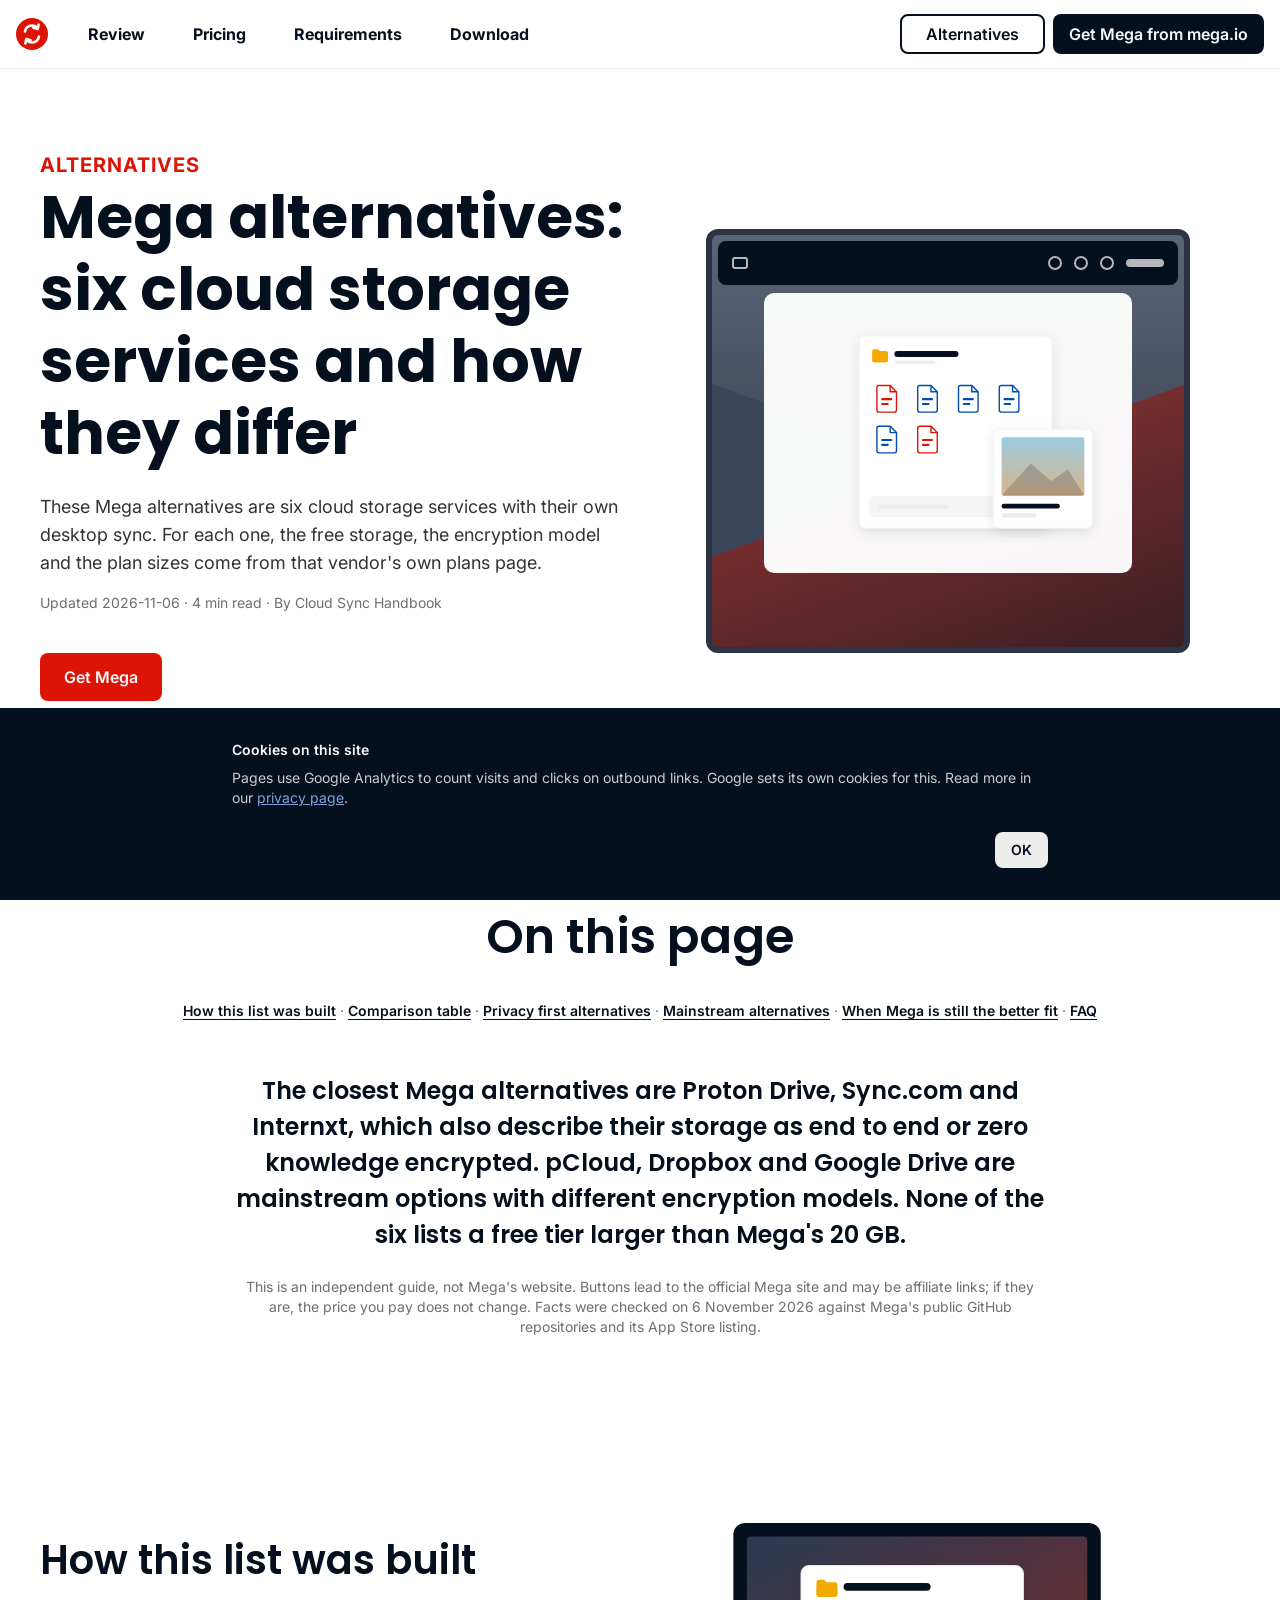
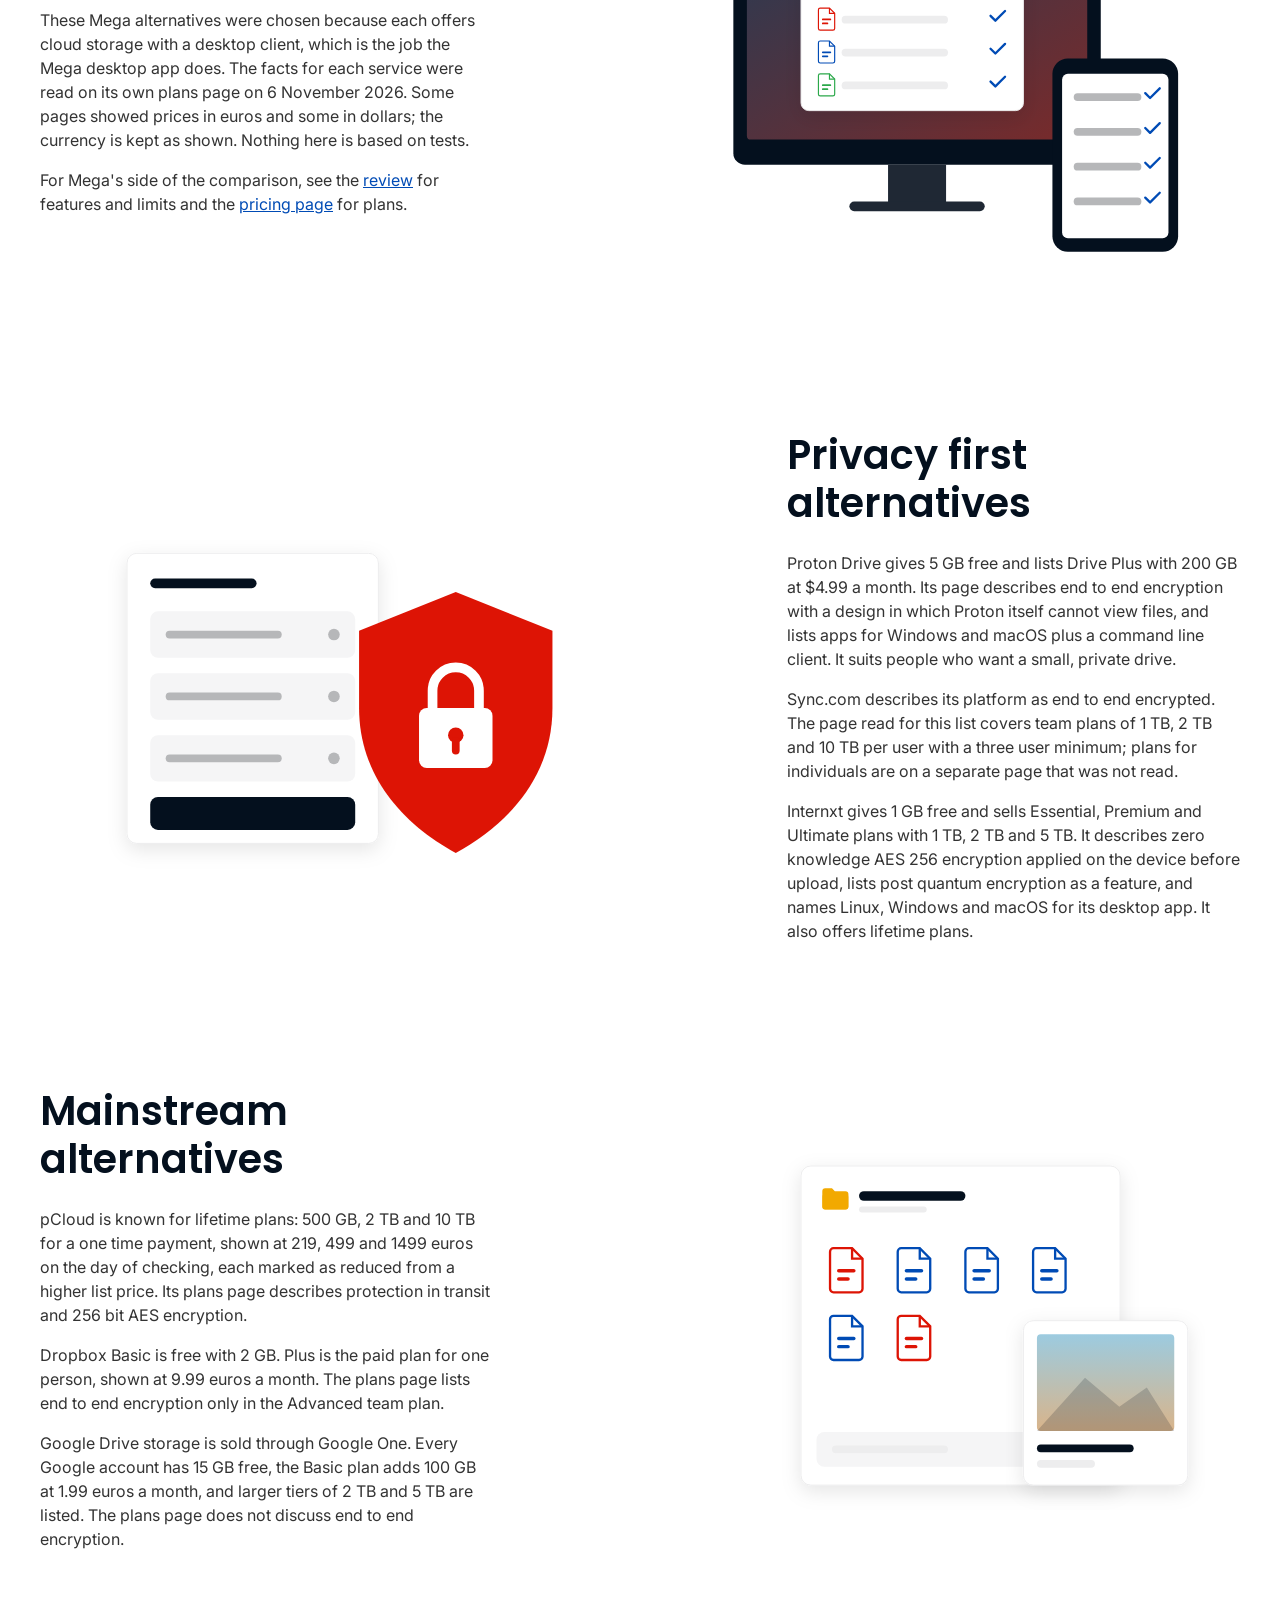
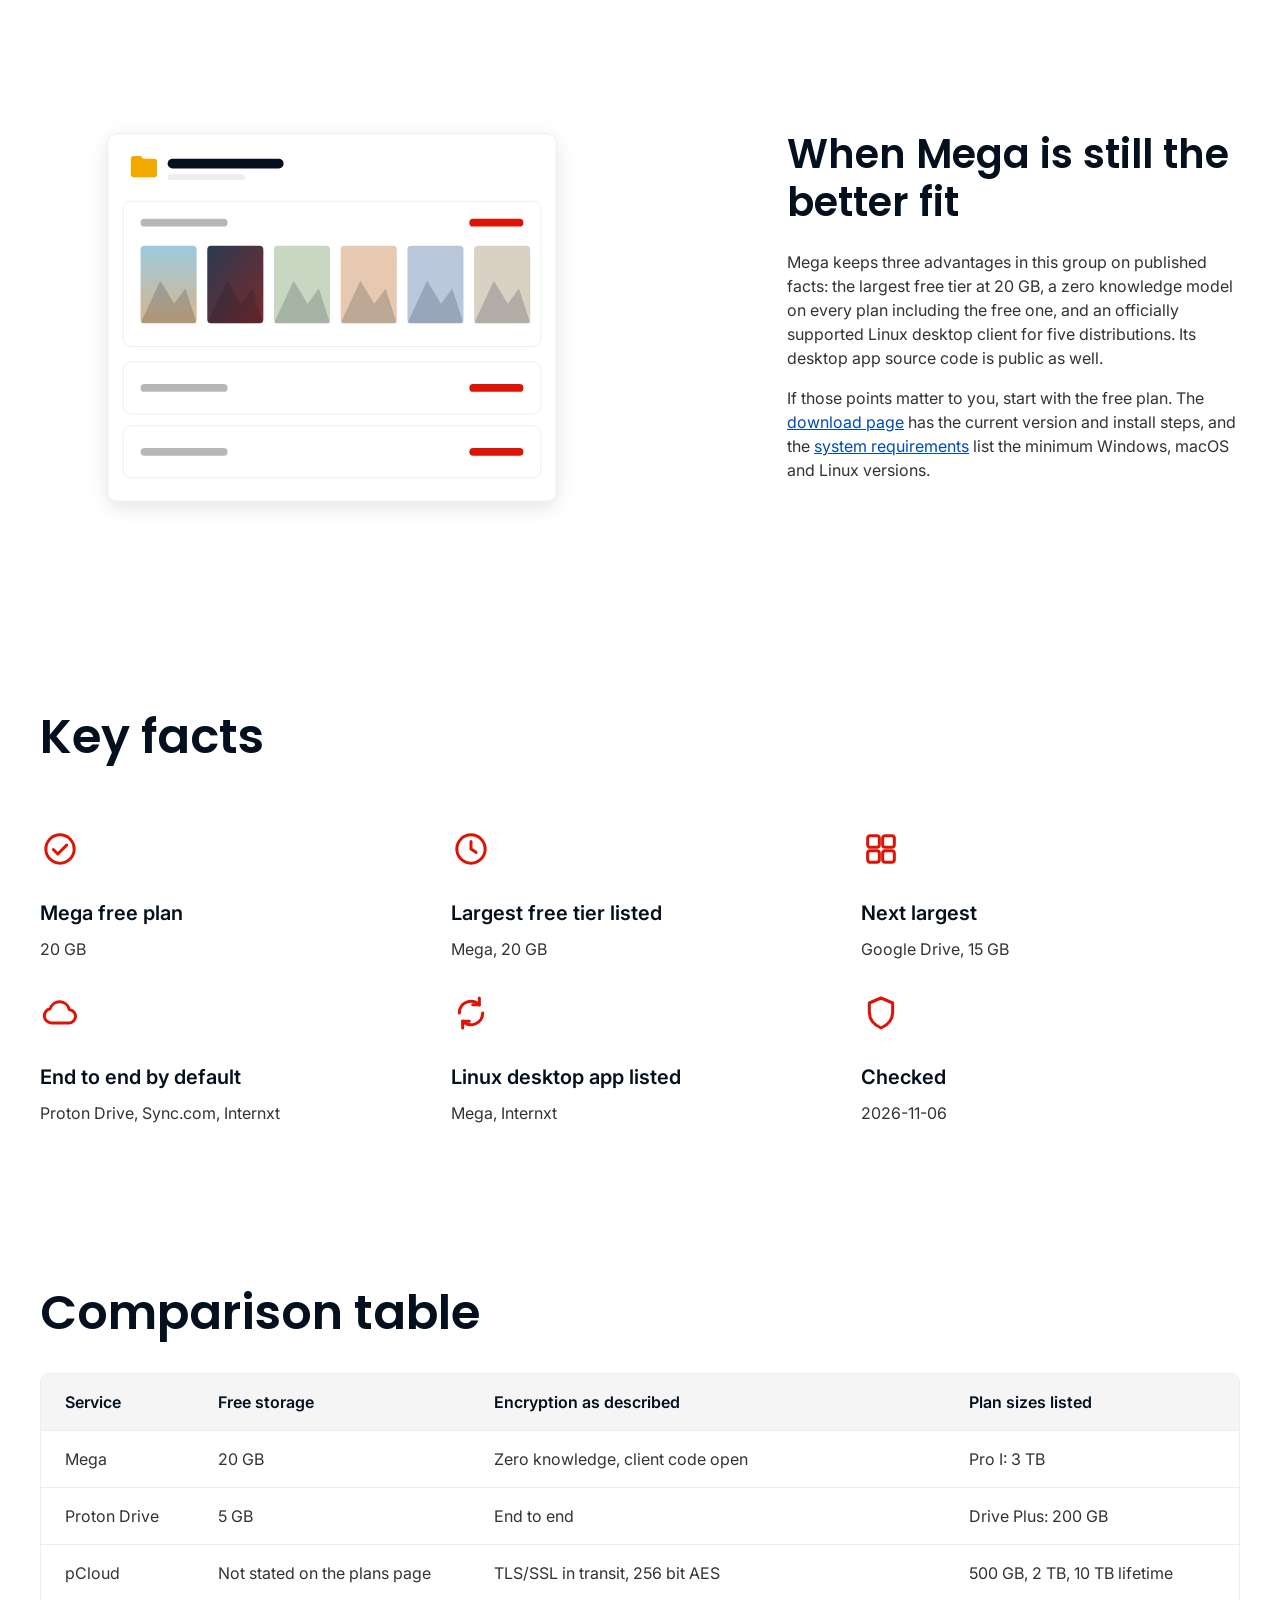
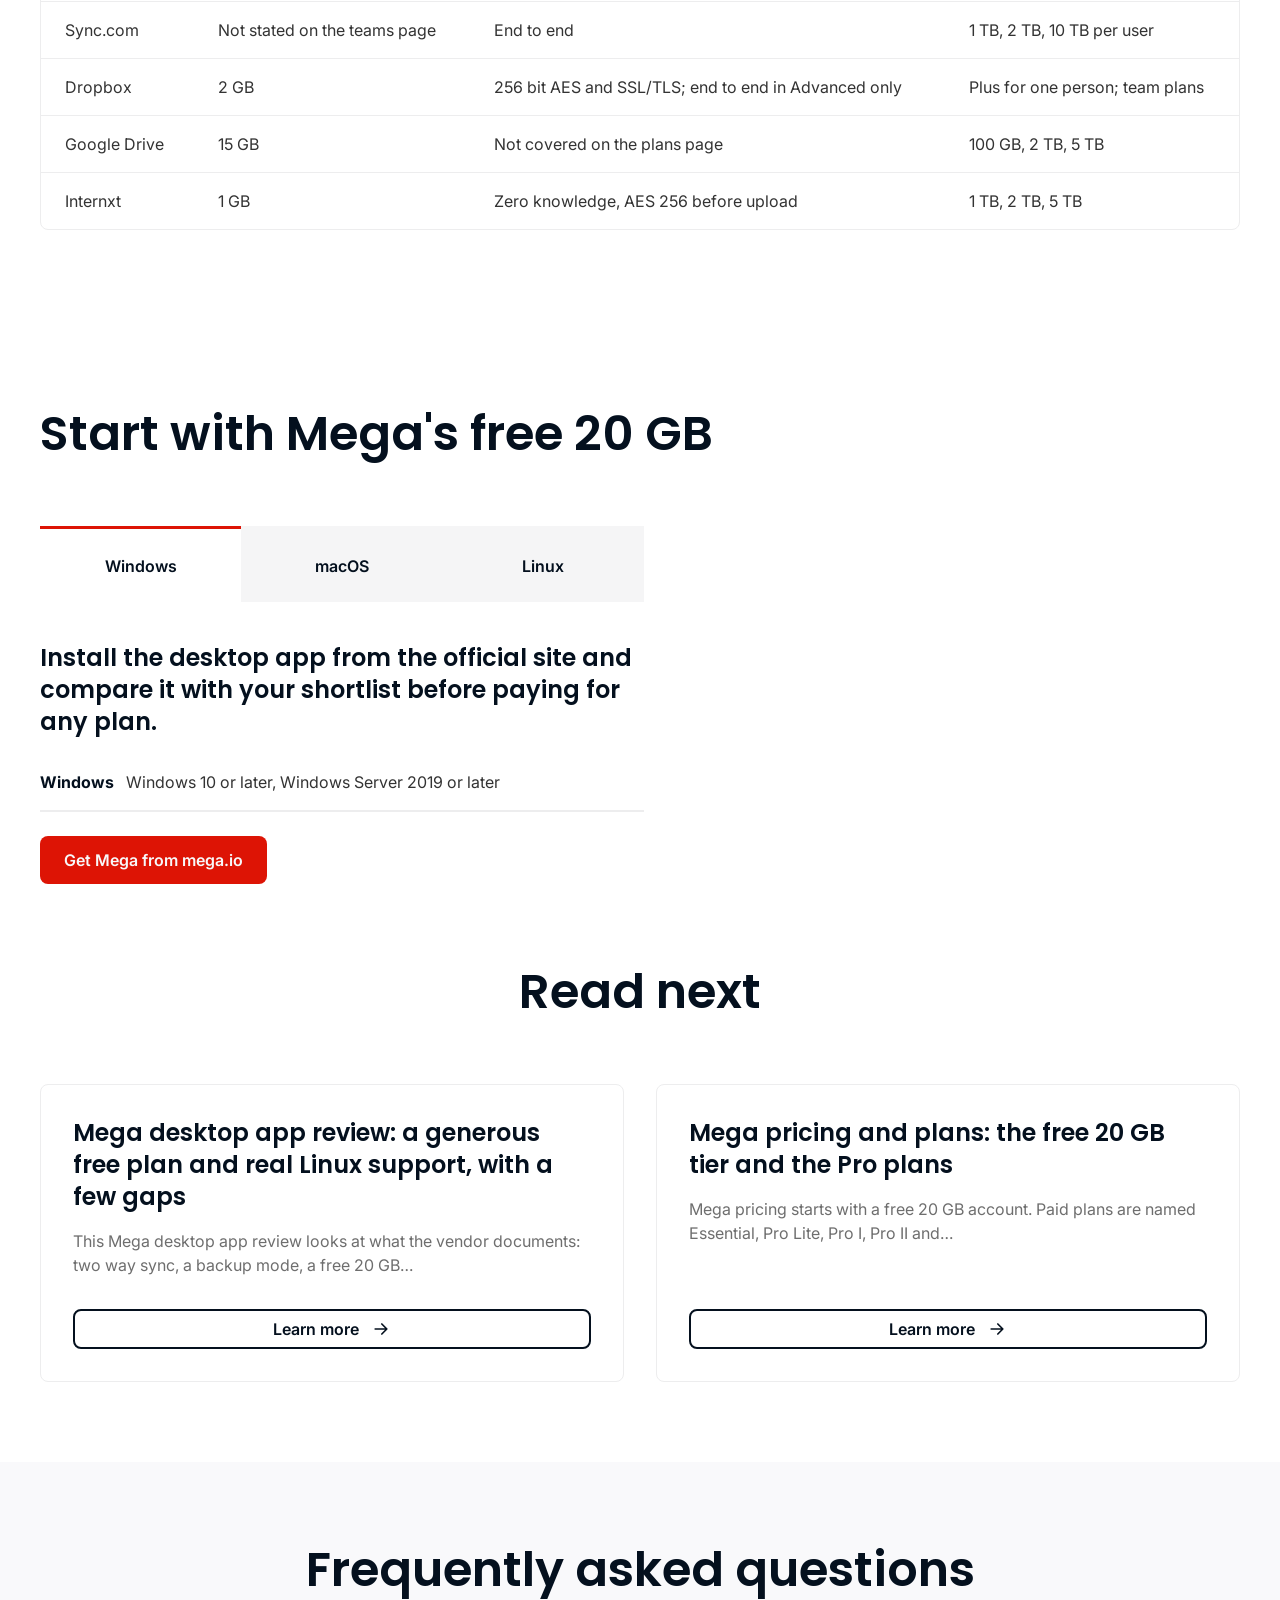
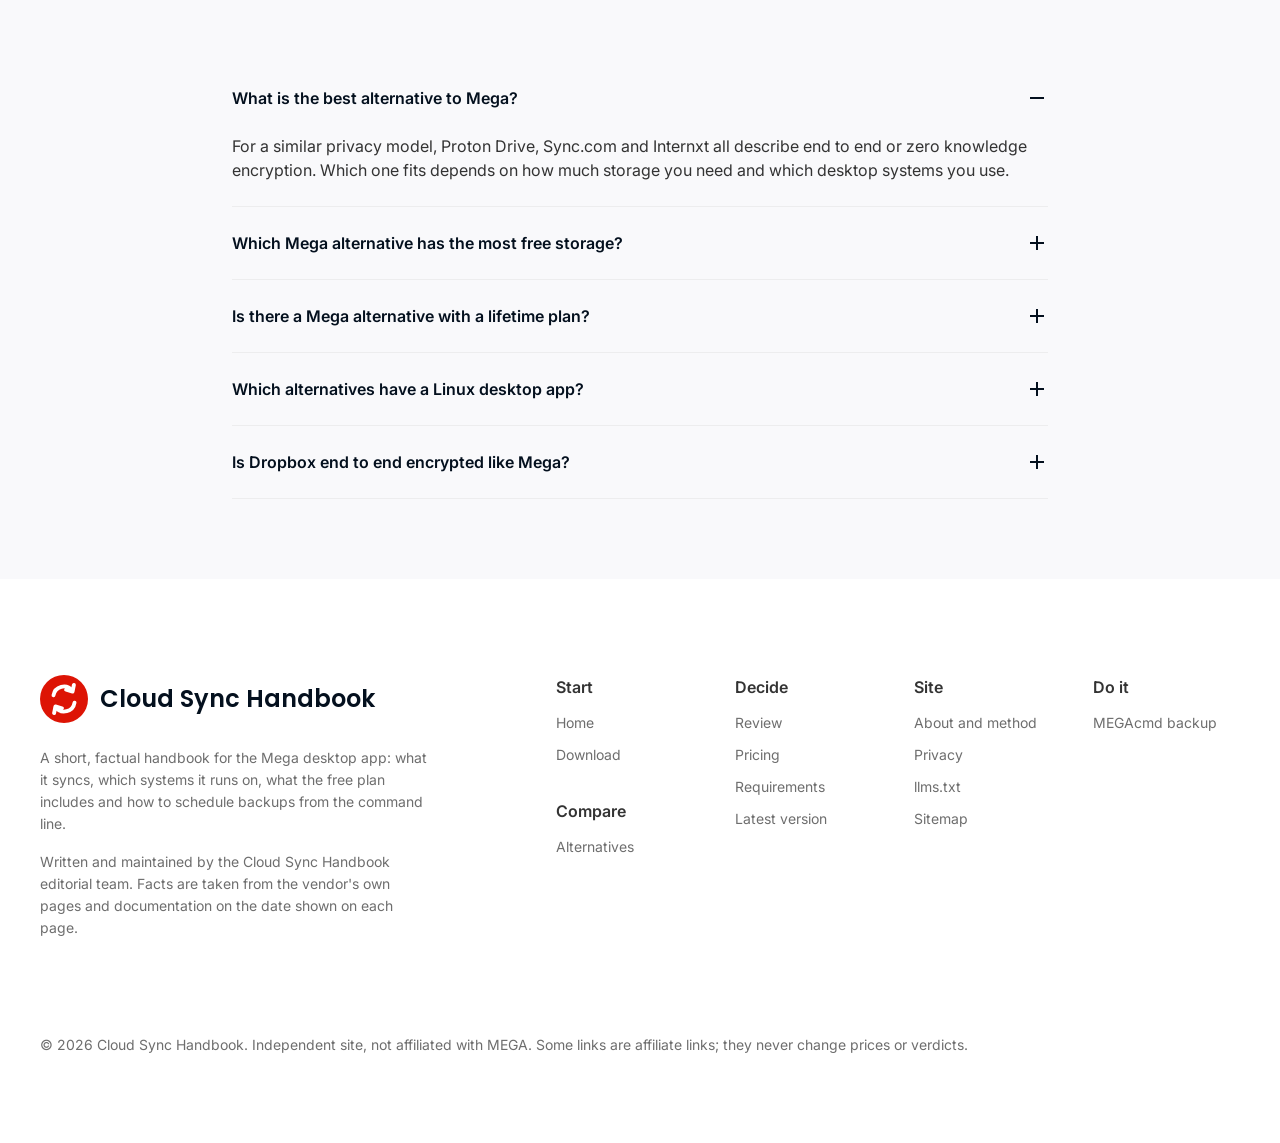
<file: alternatives.html>
<!doctype html>
<html lang="en"><head>
<meta charset="utf-8">
<meta name="viewport" content="width=device-width,initial-scale=1">
<title>Mega Alternatives: 6 Cloud Storage Services Compared (2026)</title>
<meta name="description" content="Six Mega alternatives with free storage, encryption model and plan sizes from each vendor's own page: Proton Drive, pCloud, Sync.com, Dropbox and more.">
<link rel="canonical" href="https://mega-sync.github.io/alternatives.html">
<meta name="robots" content="index,follow,max-image-preview:large,max-snippet:-1">
<meta name="author" content="Cloud Sync Handbook">
<meta property="og:type" content="article">
<meta property="og:title" content="Mega Alternatives: 6 Cloud Storage Services Compared (2026)">
<meta property="og:description" content="Six Mega alternatives with free storage, encryption model and plan sizes from each vendor's own page: Proton Drive, pCloud, Sync.com, Dropbox and more.">
<meta property="og:url" content="https://mega-sync.github.io/alternatives.html">
<meta property="og:image" content="https://mega-sync.github.io/assets/og.png">
<meta property="og:site_name" content="Cloud Sync Handbook">
<meta property="article:published_time" content="2026-11-06">
<meta property="article:modified_time" content="2026-11-06">
<meta name="twitter:card" content="summary_large_image">
<link rel="icon" href="assets/favicon.svg" type="image/svg+xml">
<link rel="icon" href="assets/favicon-32.png" sizes="32x32" type="image/png">
<link rel="apple-touch-icon" href="assets/apple-touch-icon.png">
<link rel="preconnect" href="https://fonts.googleapis.com">
<link rel="preconnect" href="https://fonts.gstatic.com" crossorigin>
<link href="https://fonts.googleapis.com/css2?family=Geist:wght@400;500;600;700&family=Geist+Mono:wght@400;500&display=swap" rel="stylesheet">
<link rel="stylesheet" href="assets/style.css">
<script type="application/ld+json">{"@context": "https://schema.org", "@graph": [{"@type": "Organization", "@id": "https://mega-sync.github.io/#org", "name": "Cloud Sync Handbook", "url": "https://mega-sync.github.io/", "logo": {"@type": "ImageObject", "url": "https://mega-sync.github.io/assets/og.png"}}, {"@type": "WebSite", "@id": "https://mega-sync.github.io/#site", "name": "Cloud Sync Handbook", "url": "https://mega-sync.github.io/", "publisher": {"@id": "https://mega-sync.github.io/#org"}, "inLanguage": "en"}, {"@type": "SoftwareApplication", "@id": "https://mega-sync.github.io/#product", "name": "Mega", "applicationCategory": "UtilitiesApplication", "operatingSystem": "Windows 10 or later, macOS 10.15 or later, Linux", "url": "https://mega.io/desktop", "softwareVersion": "6.7.0.3", "publisher": {"@type": "Organization", "name": "MEGA"}, "sameAs": ["https://mega.io/desktop", "https://github.com/meganz/MEGAsync"], "offers": [{"@type": "Offer", "name": "Free", "price": "0", "priceCurrency": "USD", "url": "https://mega.io/desktop", "description": "20 GB storage, no credit card"}]}, {"@type": "WebPage", "@id": "https://mega-sync.github.io/alternatives.html#webpage", "url": "https://mega-sync.github.io/alternatives.html", "name": "Mega Alternatives: 6 Cloud Storage Services Compared (2026)", "description": "Six Mega alternatives with free storage, encryption model and plan sizes from each vendor's own page: Proton Drive, pCloud, Sync.com, Dropbox and more.", "isPartOf": {"@id": "https://mega-sync.github.io/#site"}, "about": {"@id": "https://mega-sync.github.io/#product"}, "datePublished": "2026-11-06", "dateModified": "2026-11-06", "inLanguage": "en", "breadcrumb": {"@id": "https://mega-sync.github.io/alternatives.html#crumbs"}, "speakable": {"@type": "SpeakableSpecification", "cssSelector": [".answer", ".keyfacts", ".hero .lede"]}}, {"@type": "BreadcrumbList", "@id": "https://mega-sync.github.io/alternatives.html#crumbs", "itemListElement": [{"@type": "ListItem", "position": 1, "name": "Cloud Sync Handbook", "item": "https://mega-sync.github.io/"}, {"@type": "ListItem", "position": 2, "name": "Mega alternatives: six cloud storage services and how they differ", "item": "https://mega-sync.github.io/alternatives.html"}]}, {"@type": "Article", "headline": "Mega alternatives: six cloud storage services and how they differ", "description": "Six Mega alternatives with free storage, encryption model and plan sizes from each vendor's own page: Proton Drive, pCloud, Sync.com, Dropbox and more.", "author": {"@id": "https://mega-sync.github.io/#org"}, "publisher": {"@id": "https://mega-sync.github.io/#org"}, "datePublished": "2026-11-06", "dateModified": "2026-11-06", "mainEntityOfPage": {"@id": "https://mega-sync.github.io/alternatives.html#webpage"}, "about": {"@id": "https://mega-sync.github.io/#product"}, "inLanguage": "en"}, {"@type": "ItemList", "name": "Mega alternatives: six cloud storage services and how they differ", "itemListElement": [{"@type": "ListItem", "position": 1, "item": {"@type": "SoftwareApplication", "name": "Proton Drive", "url": "https://proton.me/drive"}}, {"@type": "ListItem", "position": 2, "item": {"@type": "SoftwareApplication", "name": "pCloud", "url": "https://www.pcloud.com"}}, {"@type": "ListItem", "position": 3, "item": {"@type": "SoftwareApplication", "name": "Sync.com", "url": "https://www.sync.com"}}, {"@type": "ListItem", "position": 4, "item": {"@type": "SoftwareApplication", "name": "Dropbox", "url": "https://www.dropbox.com"}}, {"@type": "ListItem", "position": 5, "item": {"@type": "SoftwareApplication", "name": "Google Drive", "url": "https://one.google.com/about/plans"}}, {"@type": "ListItem", "position": 6, "item": {"@type": "SoftwareApplication", "name": "Internxt", "url": "https://internxt.com"}}]}, {"@type": "FAQPage", "mainEntity": [{"@type": "Question", "name": "What is the best alternative to Mega?", "acceptedAnswer": {"@type": "Answer", "text": "For a similar privacy model, Proton Drive, Sync.com and Internxt all describe end to end or zero knowledge encryption. Which one fits depends on how much storage you need and which desktop systems you use."}}, {"@type": "Question", "name": "Which Mega alternative has the most free storage?", "acceptedAnswer": {"@type": "Answer", "text": "Among the six services listed, Google Drive has the largest free tier at 15 GB. Mega's own free plan is larger at 20 GB."}}, {"@type": "Question", "name": "Is there a Mega alternative with a lifetime plan?", "acceptedAnswer": {"@type": "Answer", "text": "Yes. pCloud lists lifetime plans of 500 GB, 2 TB and 10 TB, and Internxt also offers lifetime plans. Mega's listing shows monthly and yearly billing only."}}, {"@type": "Question", "name": "Which alternatives have a Linux desktop app?", "acceptedAnswer": {"@type": "Answer", "text": "Internxt names Linux, Windows and macOS for its desktop app. Proton Drive's page lists Windows, macOS and a command line client."}}, {"@type": "Question", "name": "Is Dropbox end to end encrypted like Mega?", "acceptedAnswer": {"@type": "Answer", "text": "Not on every plan. Dropbox's plans page lists 256 bit AES and SSL/TLS encryption on all plans and end to end encryption only in its Advanced team plan."}}]}]}</script>
<script async src="https://www.googletagmanager.com/gtag/js?id=G-GKWE4MQZES"></script>
<script>window.dataLayer=window.dataLayer||[];function gtag(){dataLayer.push(arguments)}gtag('js',new Date());gtag('config','G-GKWE4MQZES');</script>
</head><body class="p-alternatives"><a class="skip" href="#main">Skip to content</a><header class="site"><div class="bar"><a class="logo" href="index.html" aria-label="Cloud Sync Handbook home"><svg class="mark" aria-hidden="true" xmlns="http://www.w3.org/2000/svg" viewBox="0 0 32 32" width="32" height="32"><circle cx="16" cy="16" r="16" fill="#dd1405"/><path d="M9 13.5a7 7 0 0 1 12.4-3.2" fill="none" stroke="#fff" stroke-width="2.6" stroke-linecap="round"/><path d="M22.6 6.6l-.9 4.4-4.3-1.2" fill="none" stroke="#fff" stroke-width="2.6" stroke-linecap="round" stroke-linejoin="round"/><path d="M23 18.5a7 7 0 0 1-12.4 3.2" fill="none" stroke="#fff" stroke-width="2.6" stroke-linecap="round"/><path d="M9.4 25.4l.9-4.4 4.3 1.2" fill="none" stroke="#fff" stroke-width="2.6" stroke-linecap="round" stroke-linejoin="round"/></svg></a><nav class="mainnav" id="mainnav" aria-label="Site"><a href="review.html">Review</a><a href="pricing.html">Pricing</a><a href="system-requirements.html">Requirements</a><a href="download.html">Download</a></nav><div class="hright"><a class="btn-line" href="alternatives.html">Alternatives</a><a class="hbtn btn-dark" href="download.html" data-track="funnel" data-offer="mega" data-place="header">Get Mega from mega.io</a><button class="burger" type="button" aria-label="Menu" aria-expanded="false" aria-controls="mainnav"><span></span><span></span><span></span></button></div></div></header><main id="main"><section class="hero"><div class="hero-txt"><p class="eyebrow">Alternatives</p><h1 class="long">Mega alternatives: six cloud storage services and how they differ</h1><p class="lede">These Mega alternatives are six cloud storage services with their own desktop sync. For each one, the free storage, the encryption model and the plan sizes come from that vendor's own plans page.</p><p class="meta">Updated 2026-11-06 · 4 min read · By Cloud Sync Handbook</p><div class="hero-cta"><a class="btn" href="download.html" data-track="funnel" data-offer="mega" data-place="hero">Get Mega</a><p class="note">Free account with 20 GB. Paid plans add storage.</p></div></div><div class="hero-art"><div class="win" aria-hidden="true"><div class="win-top"><span class="dot"></span><span class="sp"></span><span class="tic"></span><span class="tic"></span><span class="tic"></span><span class="clock"></span></div><div class="win-bg"></div><div class="panel panel-art"><img src="assets/art/files.svg" alt="" width="420" height="315"></div></div></div></section><section class="rows"><div class="intro"><h2 class="center">On this page</h2><nav class="toc" aria-label="On this page"><p><a href="#how">How this list was built</a> <span aria-hidden="true">&middot;</span> <a href="#table">Comparison table</a> <span aria-hidden="true">&middot;</span> <a href="#private">Privacy first alternatives</a> <span aria-hidden="true">&middot;</span> <a href="#mainstream">Mainstream alternatives</a> <span aria-hidden="true">&middot;</span> <a href="#stay">When Mega is still the better fit</a> <span aria-hidden="true">&middot;</span> <a href="#faq">FAQ</a></p></nav><p class="answer">The closest Mega alternatives are Proton Drive, Sync.com and Internxt, which also describe their storage as end to end or zero knowledge encrypted. pCloud, Dropbox and Google Drive are mainstream options with different encryption models. None of the six lists a free tier larger than Mega's 20 GB.</p><p class="disclosure">This is an independent guide, not Mega's website. Buttons lead to the official Mega site and may be affiliate links; if they are, the price you pay does not change. Facts were checked on 6 November 2026 against Mega's public GitHub repositories and its App Store listing.</p></div><div id="how" class="row"><div class="row-txt"><h3>How this list was built</h3>
<p>These Mega alternatives were chosen because each offers cloud storage with a desktop client, which is the job the Mega desktop app does. The facts for each service were read on its own plans page on 6 November 2026. Some pages showed prices in euros and some in dollars; the currency is kept as shown. Nothing here is based on tests.</p>
<p>For Mega's side of the comparison, see the <a href="review.html">review</a> for features and limits and the <a href="pricing.html">pricing page</a> for plans.</p></div><div class="row-art"><div class="art"><img src="assets/art/devices.svg" alt="" width="604" height="453" loading="lazy"></div></div></div><div id="private" class="row flip"><div class="row-txt"><h3>Privacy first alternatives</h3>
<p>Proton Drive gives 5 GB free and lists Drive Plus with 200 GB at $4.99 a month. Its page describes end to end encryption with a design in which Proton itself cannot view files, and lists apps for Windows and macOS plus a command line client. It suits people who want a small, private drive.</p>
<p>Sync.com describes its platform as end to end encrypted. The page read for this list covers team plans of 1 TB, 2 TB and 10 TB per user with a three user minimum; plans for individuals are on a separate page that was not read.</p>
<p>Internxt gives 1 GB free and sells Essential, Premium and Ultimate plans with 1 TB, 2 TB and 5 TB. It describes zero knowledge AES 256 encryption applied on the device before upload, lists post quantum encryption as a feature, and names Linux, Windows and macOS for its desktop app. It also offers lifetime plans.</p></div><div class="row-art"><div class="art"><img src="assets/art/shield.svg" alt="" width="604" height="453" loading="lazy"></div></div></div><div id="mainstream" class="row"><div class="row-txt"><h3>Mainstream alternatives</h3>
<p>pCloud is known for lifetime plans: 500 GB, 2 TB and 10 TB for a one time payment, shown at 219, 499 and 1499 euros on the day of checking, each marked as reduced from a higher list price. Its plans page describes protection in transit and 256 bit AES encryption.</p>
<p>Dropbox Basic is free with 2 GB. Plus is the paid plan for one person, shown at 9.99 euros a month. The plans page lists end to end encryption only in the Advanced team plan.</p>
<p>Google Drive storage is sold through Google One. Every Google account has 15 GB free, the Basic plan adds 100 GB at 1.99 euros a month, and larger tiers of 2 TB and 5 TB are listed. The plans page does not discuss end to end encryption.</p></div><div class="row-art"><div class="art"><img src="assets/art/files.svg" alt="" width="604" height="453" loading="lazy"></div></div></div><div id="stay" class="row flip"><div class="row-txt"><h3>When Mega is still the better fit</h3>
<p>Mega keeps three advantages in this group on published facts: the largest free tier at 20 GB, a zero knowledge model on every plan including the free one, and an officially supported Linux desktop client for five distributions. Its desktop app source code is public as well.</p>
<p>If those points matter to you, start with the free plan. The <a href="download.html">download page</a> has the current version and install steps, and the <a href="system-requirements.html">system requirements</a> list the minimum Windows, macOS and Linux versions.</p></div><div class="row-art"><div class="art"><img src="assets/art/backup.svg" alt="" width="604" height="453" loading="lazy"></div></div></div></section><section id="facts" class="features"><h2>Key facts</h2><ul class="feat-grid"><li class="feat"><svg class="ico" aria-hidden="true" viewBox="0 0 24 24" width="40" height="40" fill="none" stroke="currentColor" stroke-width="1.8" stroke-linecap="round" stroke-linejoin="round"><circle cx="12" cy="12" r="8.5"/><path d="M8 12.3l2.7 2.7L16 9.7"/></svg><p class="ft">Mega free plan</p><p>20 GB</p></li><li class="feat"><svg class="ico" aria-hidden="true" viewBox="0 0 24 24" width="40" height="40" fill="none" stroke="currentColor" stroke-width="1.8" stroke-linecap="round" stroke-linejoin="round"><circle cx="12" cy="12" r="8.5"/><path d="M12 7.5V12l3 2"/></svg><p class="ft">Largest free tier listed</p><p>Mega, 20 GB</p></li><li class="feat"><svg class="ico" aria-hidden="true" viewBox="0 0 24 24" width="40" height="40" fill="none" stroke="currentColor" stroke-width="1.8" stroke-linecap="round" stroke-linejoin="round"><rect x="4" y="4" width="7" height="7" rx="1.5"/><rect x="13" y="4" width="7" height="7" rx="1.5"/><rect x="4" y="13" width="7" height="7" rx="1.5"/><rect x="13" y="13" width="7" height="7" rx="1.5"/></svg><p class="ft">Next largest</p><p>Google Drive, 15 GB</p></li><li class="feat"><svg class="ico" aria-hidden="true" viewBox="0 0 24 24" width="40" height="40" fill="none" stroke="currentColor" stroke-width="1.8" stroke-linecap="round" stroke-linejoin="round"><path d="M7 18h10a4 4 0 0 0 .6-8A6 6 0 0 0 6 9.5 4.3 4.3 0 0 0 7 18z"/></svg><p class="ft">End to end by default</p><p>Proton Drive, Sync.com, Internxt</p></li><li class="feat"><svg class="ico" aria-hidden="true" viewBox="0 0 24 24" width="40" height="40" fill="none" stroke="currentColor" stroke-width="1.8" stroke-linecap="round" stroke-linejoin="round"><path d="M5 12a7 7 0 0 1 12-4.9M19 12a7 7 0 0 1-12 4.9"/><path d="M17 3v4h-4M7 21v-4h4"/></svg><p class="ft">Linux desktop app listed</p><p>Mega, Internxt</p></li><li class="feat"><svg class="ico" aria-hidden="true" viewBox="0 0 24 24" width="40" height="40" fill="none" stroke="currentColor" stroke-width="1.8" stroke-linecap="round" stroke-linejoin="round"><path d="M12 3l7 3v5.5c0 4.4-3 7.6-7 9.5-4-1.9-7-5.1-7-9.5V6z"/></svg><p class="ft">Checked</p><p>2026-11-06</p></li></ul></section><section class="wide"><div id="table" class="wblock"><h2>Comparison table</h2>
<div class="tablewrap"><table><thead><tr><th>Service</th><th>Free storage</th><th>Encryption as described</th><th>Plan sizes listed</th></tr></thead><tbody><tr><td>Mega</td><td>20 GB</td><td>Zero knowledge, client code open</td><td>Pro I: 3 TB</td></tr><tr><td>Proton Drive</td><td>5 GB</td><td>End to end</td><td>Drive Plus: 200 GB</td></tr><tr><td>pCloud</td><td>Not stated on the plans page</td><td>TLS/SSL in transit, 256 bit AES</td><td>500 GB, 2 TB, 10 TB lifetime</td></tr><tr><td>Sync.com</td><td>Not stated on the teams page</td><td>End to end</td><td>1 TB, 2 TB, 10 TB per user</td></tr><tr><td>Dropbox</td><td>2 GB</td><td>256 bit AES and SSL/TLS; end to end in Advanced only</td><td>Plus for one person; team plans</td></tr><tr><td>Google Drive</td><td>15 GB</td><td>Not covered on the plans page</td><td>100 GB, 2 TB, 5 TB</td></tr><tr><td>Internxt</td><td>1 GB</td><td>Zero knowledge, AES 256 before upload</td><td>1 TB, 2 TB, 5 TB</td></tr></tbody></table></div></div></section><section id="cta" class="dl"><h2>Start with Mega's free 20 GB</h2><nav class="tabs" role="tablist" aria-label="Systems"><button type="button" role="tab" id="tab-win" aria-controls="os-win" aria-selected="true">Windows</button><button type="button" role="tab" id="tab-mac" aria-controls="os-mac" aria-selected="false" tabindex="-1">macOS</button><button type="button" role="tab" id="tab-linux" aria-controls="os-linux" aria-selected="false" tabindex="-1">Linux</button></nav><section class="dl-panel" aria-label="Start with Mega's free 20 GB"><p class="dl-lead">Install the desktop app from the official site and compare it with your shortlist before paying for any plan.</p><div class="dl-row"><p class="os-req" id="os-win" role="tabpanel" aria-labelledby="tab-win"><b>Windows</b> Windows 10 or later, Windows Server 2019 or later</p><p class="os-req" id="os-mac" role="tabpanel" aria-labelledby="tab-mac" hidden><b>macOS</b> 10.15 Catalina or later</p><p class="os-req" id="os-linux" role="tabpanel" aria-labelledby="tab-linux" hidden><b>Linux</b> Debian, Ubuntu, Mint, Fedora, CentOS</p></div><div><a class="btn" href="download.html" data-track="funnel" data-offer="mega" data-place="section:cta">Get Mega from mega.io</a></div></section></section><section id="related" class="learn"><h2 class="center">Read next</h2><ul class="cards c2"><li class="card"><h3><a href="review.html">Mega desktop app review: a generous free plan and real Linux support, with a few gaps</a></h3><p>This Mega desktop app review looks at what the vendor documents: two way sync, a backup mode, a free 20 GB…</p><span class="card-go" aria-hidden="true">Learn more <svg aria-hidden="true" viewBox="0 0 24 24" width="20" height="20" fill="none" stroke="currentColor" stroke-width="2" stroke-linecap="round" stroke-linejoin="round"><path d="M5 12h14M13 6l6 6-6 6"/></svg></span></li><li class="card"><h3><a href="pricing.html">Mega pricing and plans: the free 20 GB tier and the Pro plans</a></h3><p>Mega pricing starts with a free 20 GB account. Paid plans are named Essential, Pro Lite, Pro I, Pro II and…</p><span class="card-go" aria-hidden="true">Learn more <svg aria-hidden="true" viewBox="0 0 24 24" width="20" height="20" fill="none" stroke="currentColor" stroke-width="2" stroke-linecap="round" stroke-linejoin="round"><path d="M5 12h14M13 6l6 6-6 6"/></svg></span></li></ul></section><div id="faq" class="faq-sec"><div class="faq-in"><h2 class="center">Frequently asked questions</h2><div class="faq"><details open><summary>What is the best alternative to Mega?</summary><p>For a similar privacy model, Proton Drive, Sync.com and Internxt all describe end to end or zero knowledge encryption. Which one fits depends on how much storage you need and which desktop systems you use.</p></details><details><summary>Which Mega alternative has the most free storage?</summary><p>Among the six services listed, Google Drive has the largest free tier at 15 GB. Mega's own free plan is larger at 20 GB.</p></details><details><summary>Is there a Mega alternative with a lifetime plan?</summary><p>Yes. pCloud lists lifetime plans of 500 GB, 2 TB and 10 TB, and Internxt also offers lifetime plans. Mega's listing shows monthly and yearly billing only.</p></details><details><summary>Which alternatives have a Linux desktop app?</summary><p>Internxt names Linux, Windows and macOS for its desktop app. Proton Drive's page lists Windows, macOS and a command line client.</p></details><details><summary>Is Dropbox end to end encrypted like Mega?</summary><p>Not on every plan. Dropbox's plans page lists 256 bit AES and SSL/TLS encryption on all plans and end to end encryption only in its Advanced team plan.</p></details></div></div></div></main><footer class="site"><div class="fwrap"><div class="fbrand"><a class="flogo" href="index.html"><svg class="mark" aria-hidden="true" xmlns="http://www.w3.org/2000/svg" viewBox="0 0 32 32" width="48" height="48"><circle cx="16" cy="16" r="16" fill="#dd1405"/><path d="M9 13.5a7 7 0 0 1 12.4-3.2" fill="none" stroke="#fff" stroke-width="2.6" stroke-linecap="round"/><path d="M22.6 6.6l-.9 4.4-4.3-1.2" fill="none" stroke="#fff" stroke-width="2.6" stroke-linecap="round" stroke-linejoin="round"/><path d="M23 18.5a7 7 0 0 1-12.4 3.2" fill="none" stroke="#fff" stroke-width="2.6" stroke-linecap="round"/><path d="M9.4 25.4l.9-4.4 4.3 1.2" fill="none" stroke="#fff" stroke-width="2.6" stroke-linecap="round" stroke-linejoin="round"/></svg><span>Cloud Sync Handbook</span></a><p>A short, factual handbook for the Mega desktop app: what it syncs, which systems it runs on, what the free plan includes and how to schedule backups from the command line.</p><p>Written and maintained by the Cloud Sync Handbook editorial team. Facts are taken from the vendor's own pages and documentation on the date shown on each page.</p></div><nav class="fnav" aria-label="Footer"><div class="fcol"><details class="fgroup" open><summary>Start</summary><div class="flinks"><a href="index.html">Home</a><a href="download.html">Download</a></div></details><details class="fgroup" open><summary>Compare</summary><div class="flinks"><a href="alternatives.html">Alternatives</a></div></details></div><div class="fcol"><details class="fgroup" open><summary>Decide</summary><div class="flinks"><a href="review.html">Review</a><a href="pricing.html">Pricing</a><a href="system-requirements.html">Requirements</a><a href="whats-new.html">Latest version</a></div></details></div><div class="fcol"><details class="fgroup" open><summary>Site</summary><div class="flinks"><a href="about.html">About and method</a><a href="privacy.html">Privacy</a><a href="llms.txt">llms.txt</a><a href="sitemap.xml">Sitemap</a></div></details></div><div class="fcol"><details class="fgroup" open><summary>Do it</summary><div class="flinks"><a href="megacmd-backup.html">MEGAcmd backup</a></div></details></div></nav><p class="copy">&copy; 2026 Cloud Sync Handbook. Independent site, not affiliated with MEGA. Some links are affiliate links; they never change prices or verdicts.</p></div></footer><div class="cookie" id="cookie" role="region" aria-label="Cookie notice" hidden><div class="cookie-in"><p class="cookie-h">Cookies on this site</p><p>Pages use Google Analytics to count visits and clicks on outbound links. Google sets its own cookies for this. Read more in our <a href="privacy.html">privacy page</a>.</p><div class="cookie-b"><button type="button" class="cbtn" id="cookie-ok">OK</button></div></div></div><script src="assets/app.js" defer></script>
<script src="assets/track.js"></script>
<script src="assets/captcha-widget.js"></script>
</body></html>
</file>
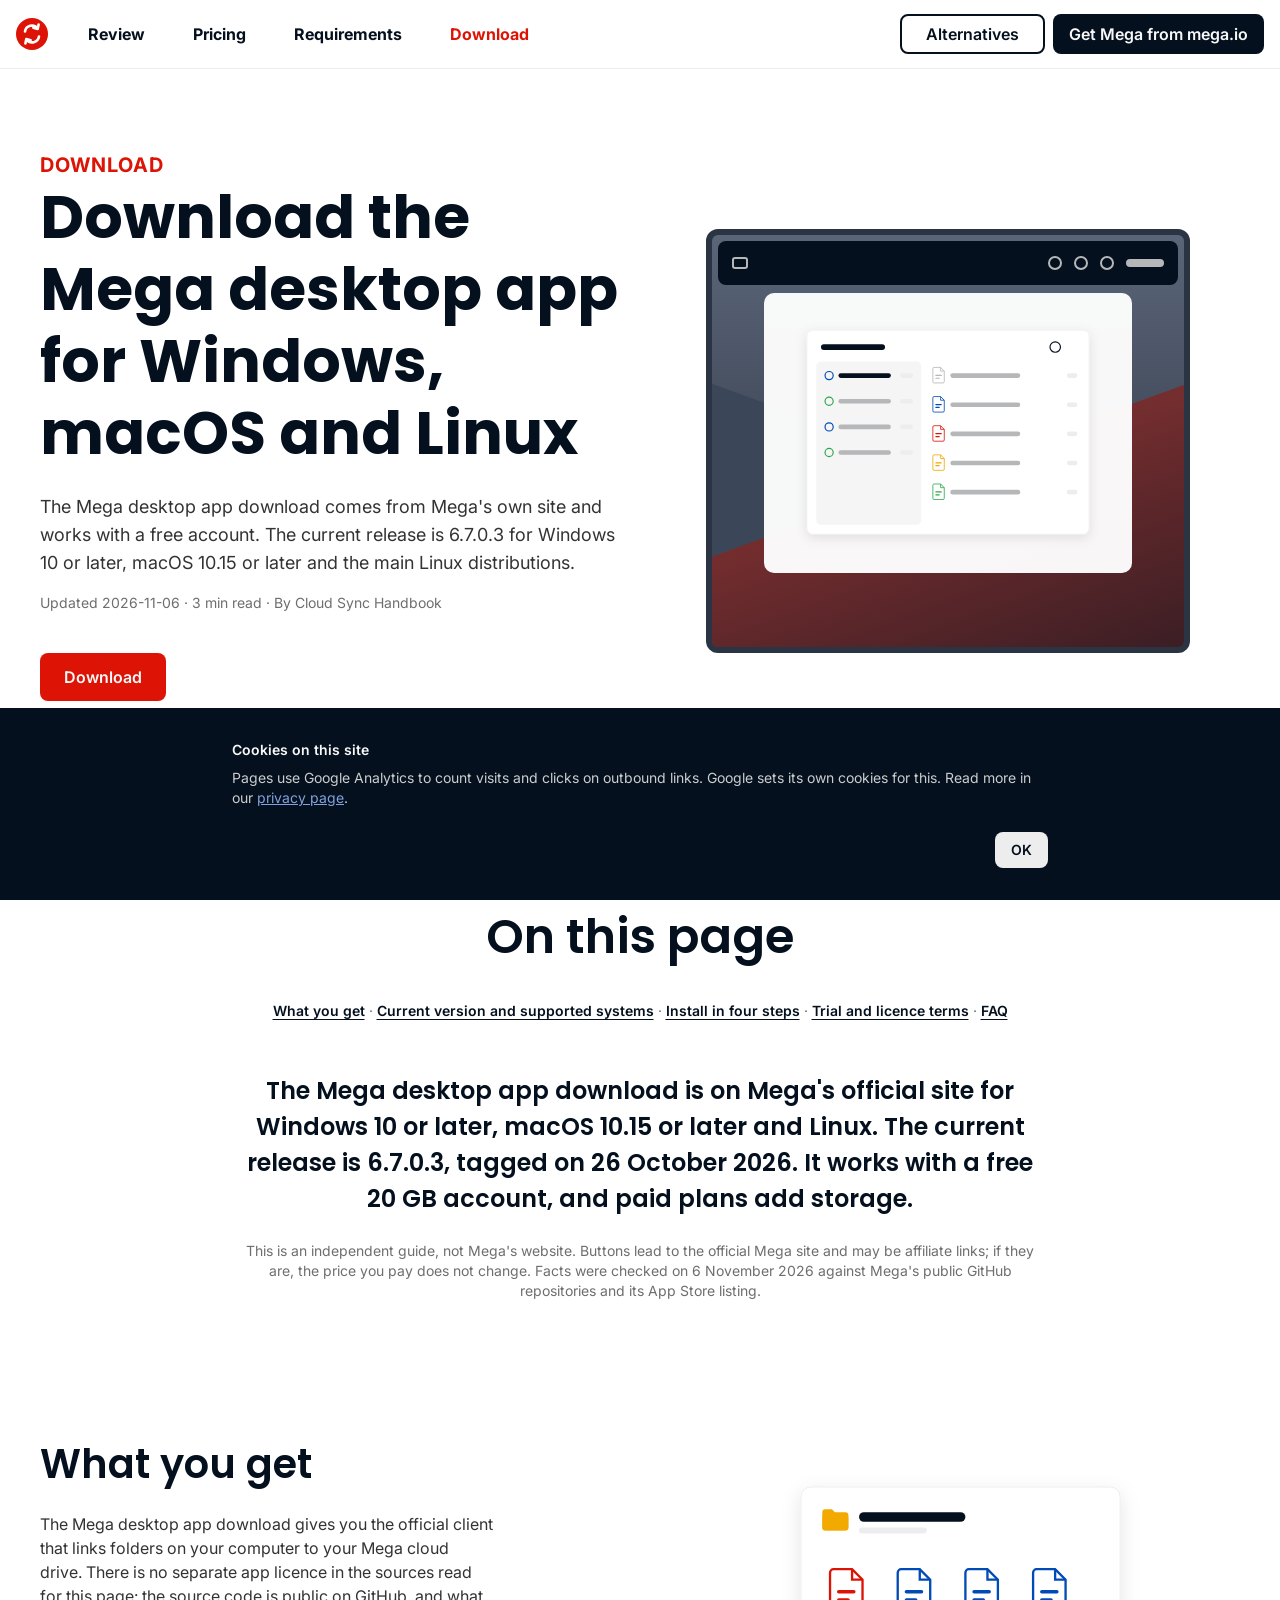
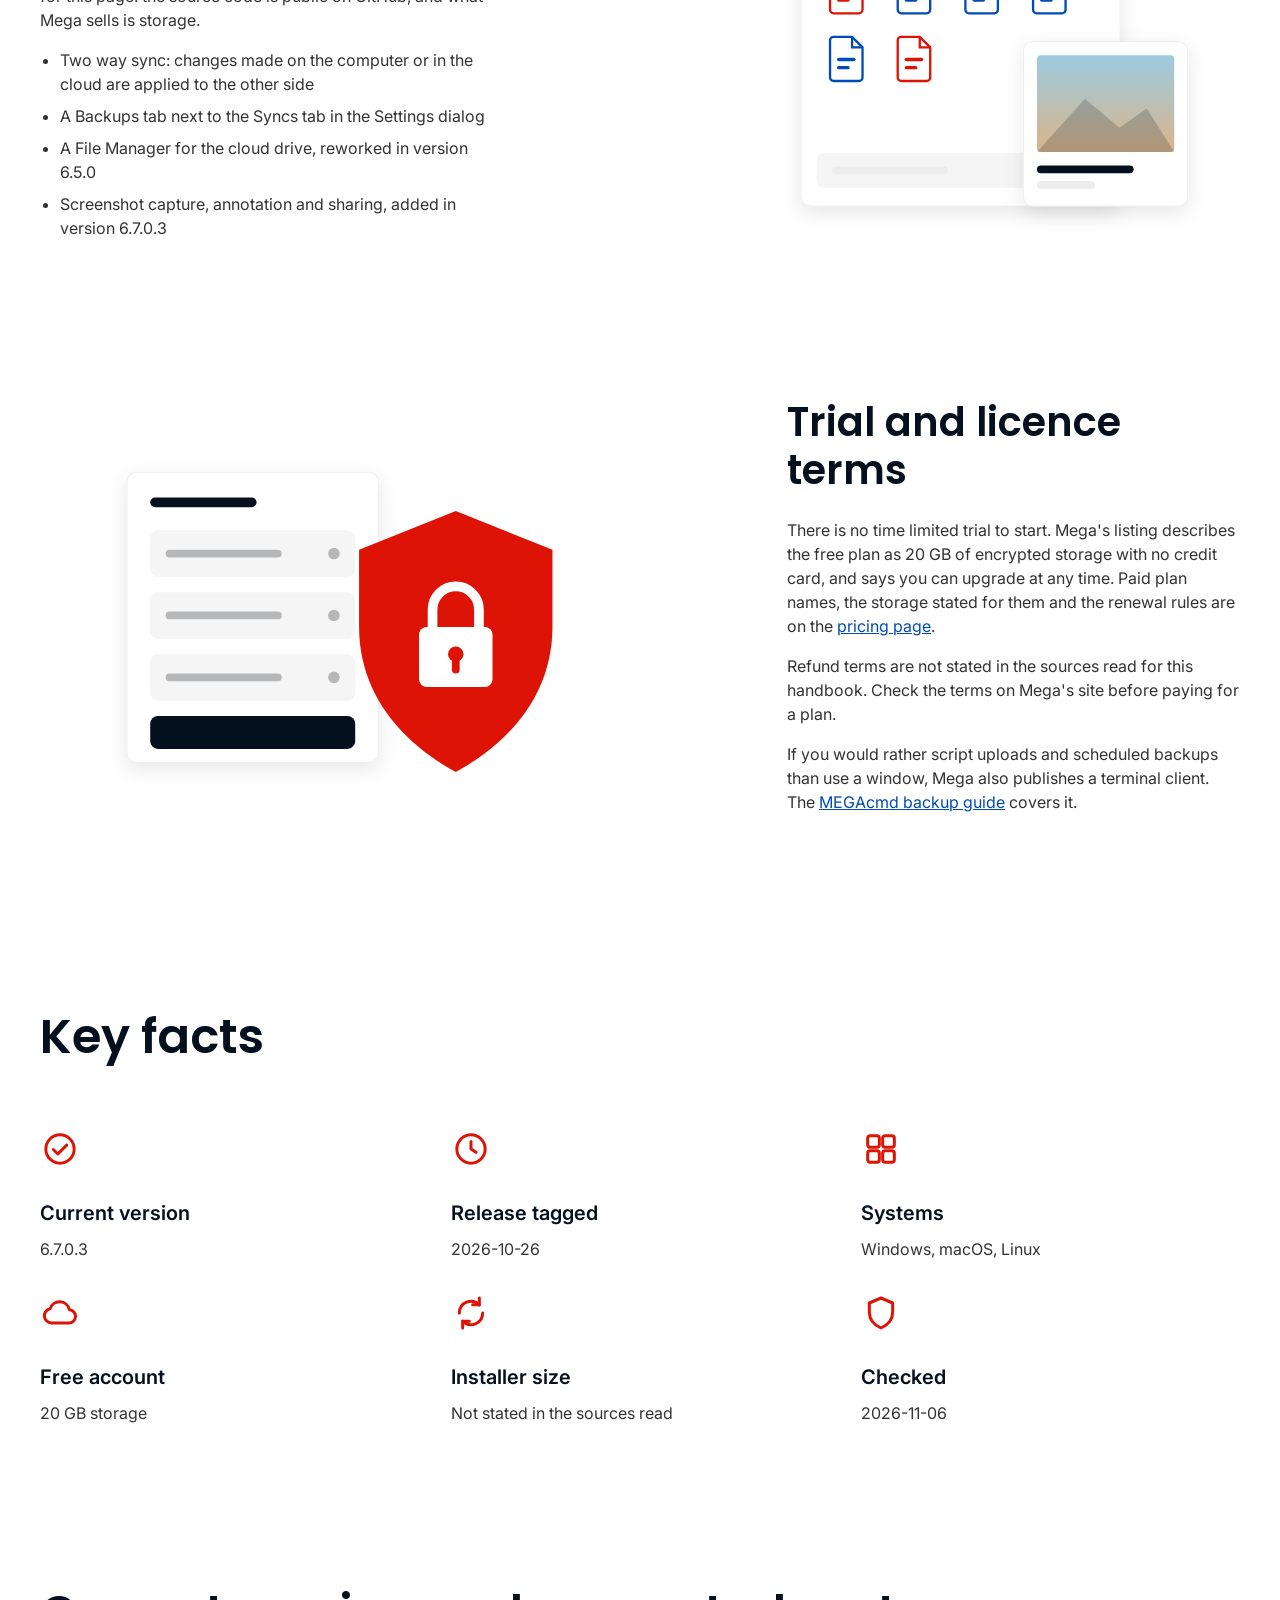
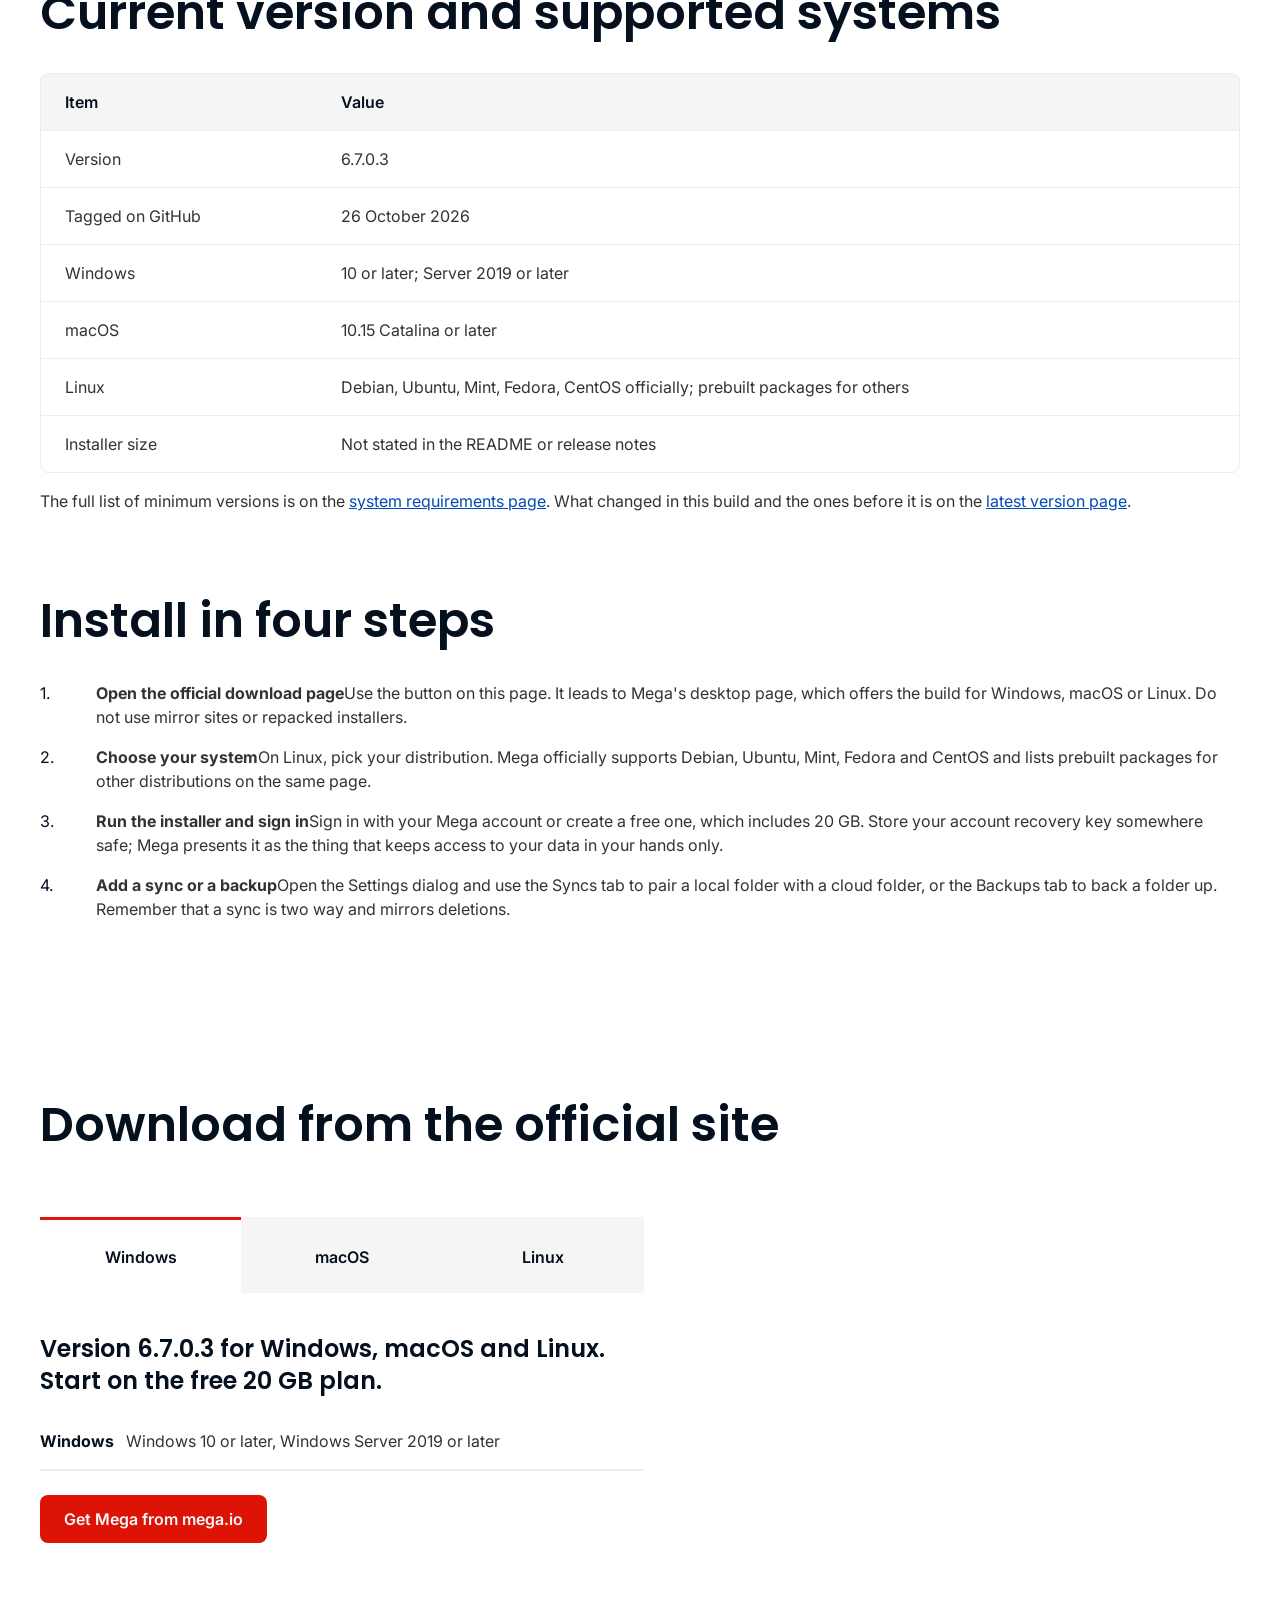
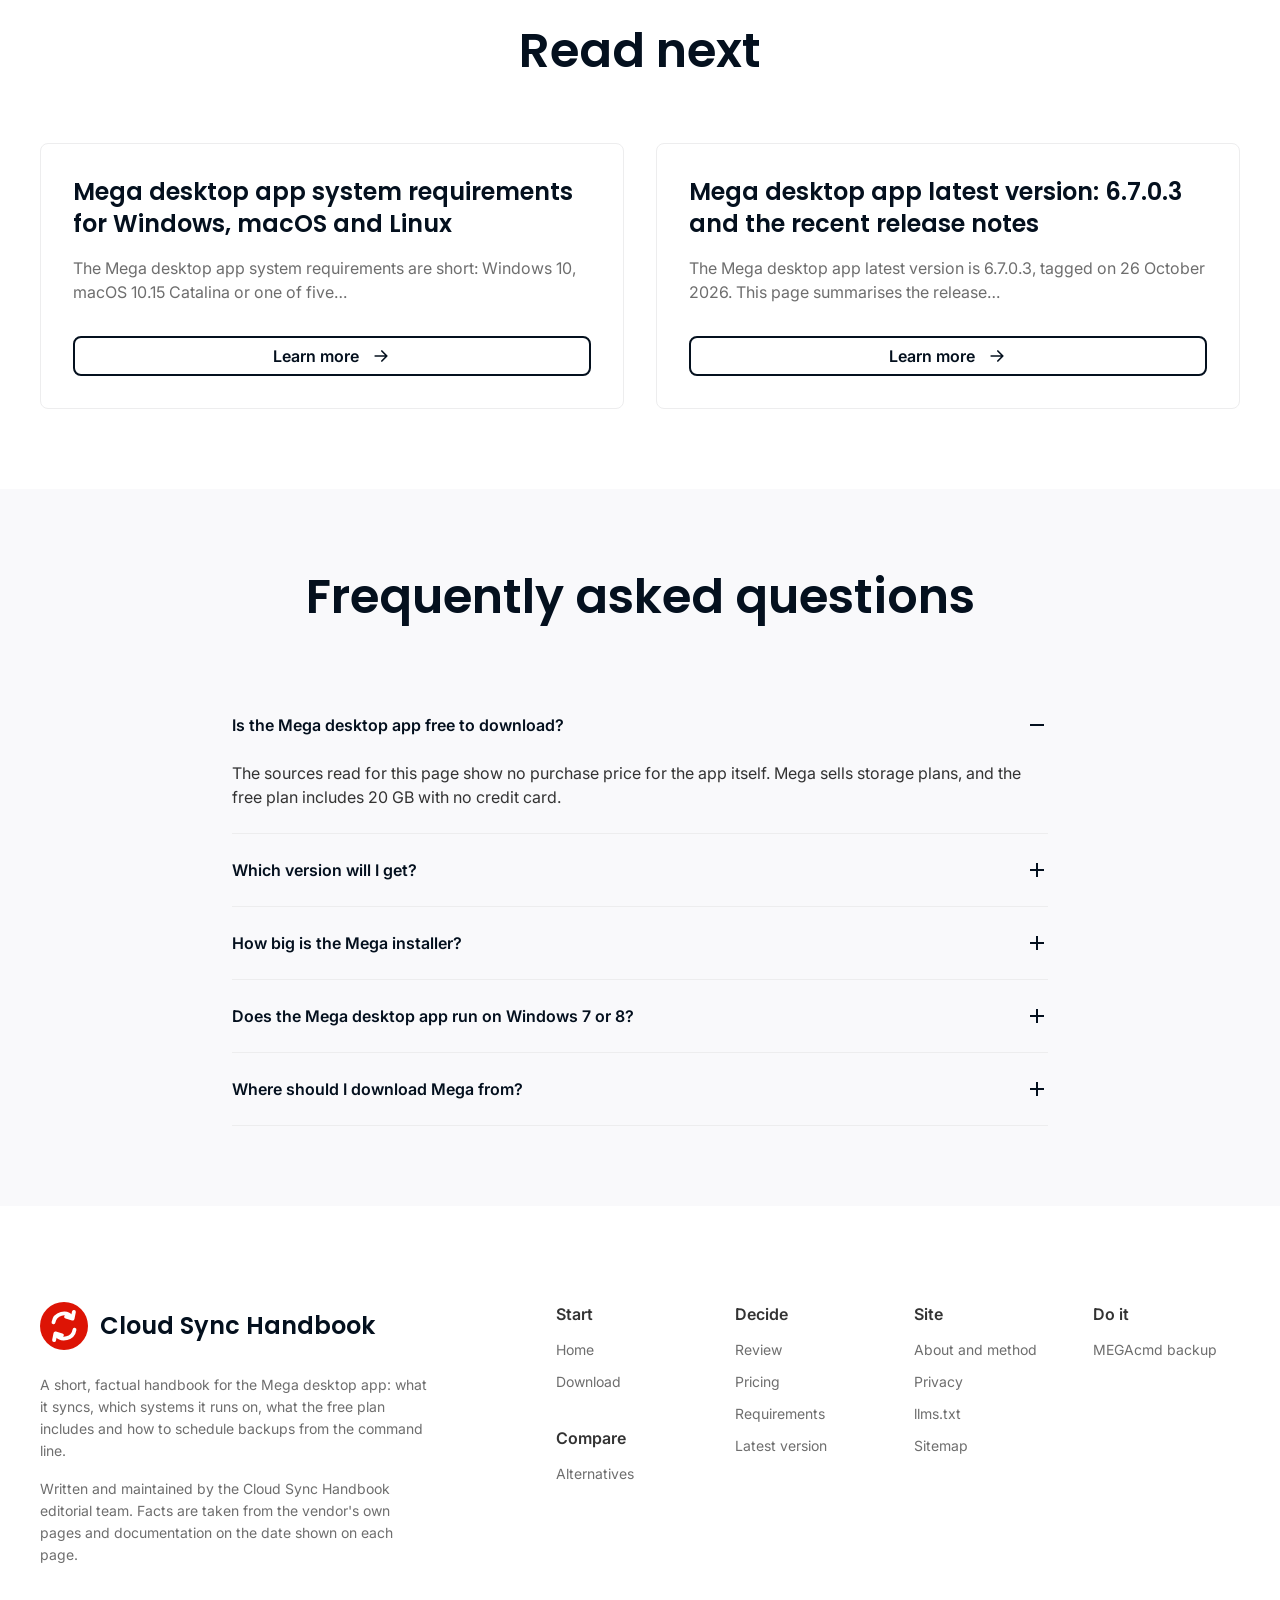
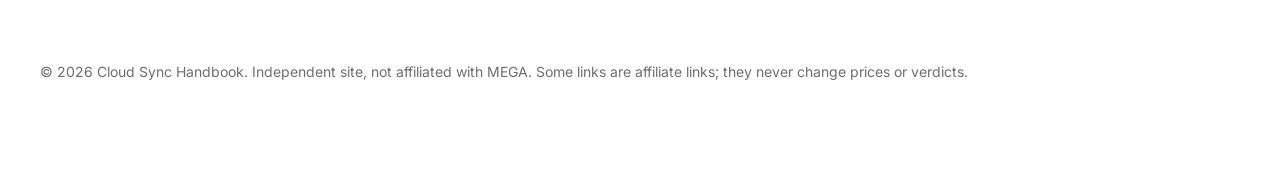
<file: download.html>
<!doctype html>
<html lang="en"><head>
<meta charset="utf-8">
<meta name="viewport" content="width=device-width,initial-scale=1">
<title>Mega Desktop App Download: Version 6.7.0.3, Windows, Mac, Linux</title>
<meta name="description" content="Get the Mega desktop app download from the official site: version 6.7.0.3, supported systems, the free 20 GB account and four install steps.">
<link rel="canonical" href="https://mega-sync.github.io/download.html">
<meta name="robots" content="index,follow,max-image-preview:large,max-snippet:-1">
<meta name="author" content="Cloud Sync Handbook">
<meta property="og:type" content="article">
<meta property="og:title" content="Mega Desktop App Download: Version 6.7.0.3, Windows, Mac, Linux">
<meta property="og:description" content="Get the Mega desktop app download from the official site: version 6.7.0.3, supported systems, the free 20 GB account and four install steps.">
<meta property="og:url" content="https://mega-sync.github.io/download.html">
<meta property="og:image" content="https://mega-sync.github.io/assets/og.png">
<meta property="og:site_name" content="Cloud Sync Handbook">
<meta property="article:published_time" content="2026-11-06">
<meta property="article:modified_time" content="2026-11-06">
<meta name="twitter:card" content="summary_large_image">
<link rel="icon" href="assets/favicon.svg" type="image/svg+xml">
<link rel="icon" href="assets/favicon-32.png" sizes="32x32" type="image/png">
<link rel="apple-touch-icon" href="assets/apple-touch-icon.png">
<link rel="preconnect" href="https://fonts.googleapis.com">
<link rel="preconnect" href="https://fonts.gstatic.com" crossorigin>
<link href="https://fonts.googleapis.com/css2?family=Geist:wght@400;500;600;700&family=Geist+Mono:wght@400;500&display=swap" rel="stylesheet">
<link rel="stylesheet" href="assets/style.css">
<script type="application/ld+json">{"@context": "https://schema.org", "@graph": [{"@type": "Organization", "@id": "https://mega-sync.github.io/#org", "name": "Cloud Sync Handbook", "url": "https://mega-sync.github.io/", "logo": {"@type": "ImageObject", "url": "https://mega-sync.github.io/assets/og.png"}}, {"@type": "WebSite", "@id": "https://mega-sync.github.io/#site", "name": "Cloud Sync Handbook", "url": "https://mega-sync.github.io/", "publisher": {"@id": "https://mega-sync.github.io/#org"}, "inLanguage": "en"}, {"@type": "SoftwareApplication", "@id": "https://mega-sync.github.io/#product", "name": "Mega", "applicationCategory": "UtilitiesApplication", "operatingSystem": "Windows 10 or later, macOS 10.15 or later, Linux", "url": "https://mega.io/desktop", "softwareVersion": "6.7.0.3", "publisher": {"@type": "Organization", "name": "MEGA"}, "sameAs": ["https://mega.io/desktop", "https://github.com/meganz/MEGAsync"], "offers": [{"@type": "Offer", "name": "Free", "price": "0", "priceCurrency": "USD", "url": "https://mega.io/desktop", "description": "20 GB storage, no credit card"}]}, {"@type": "WebPage", "@id": "https://mega-sync.github.io/download.html#webpage", "url": "https://mega-sync.github.io/download.html", "name": "Mega Desktop App Download: Version 6.7.0.3, Windows, Mac, Linux", "description": "Get the Mega desktop app download from the official site: version 6.7.0.3, supported systems, the free 20 GB account and four install steps.", "isPartOf": {"@id": "https://mega-sync.github.io/#site"}, "about": {"@id": "https://mega-sync.github.io/#product"}, "datePublished": "2026-11-06", "dateModified": "2026-11-06", "inLanguage": "en", "breadcrumb": {"@id": "https://mega-sync.github.io/download.html#crumbs"}, "speakable": {"@type": "SpeakableSpecification", "cssSelector": [".answer", ".keyfacts", ".hero .lede"]}}, {"@type": "BreadcrumbList", "@id": "https://mega-sync.github.io/download.html#crumbs", "itemListElement": [{"@type": "ListItem", "position": 1, "name": "Cloud Sync Handbook", "item": "https://mega-sync.github.io/"}, {"@type": "ListItem", "position": 2, "name": "Download the Mega desktop app for Windows, macOS and Linux", "item": "https://mega-sync.github.io/download.html"}]}, {"@type": "Article", "headline": "Download the Mega desktop app for Windows, macOS and Linux", "description": "Get the Mega desktop app download from the official site: version 6.7.0.3, supported systems, the free 20 GB account and four install steps.", "author": {"@id": "https://mega-sync.github.io/#org"}, "publisher": {"@id": "https://mega-sync.github.io/#org"}, "datePublished": "2026-11-06", "dateModified": "2026-11-06", "mainEntityOfPage": {"@id": "https://mega-sync.github.io/download.html#webpage"}, "about": {"@id": "https://mega-sync.github.io/#product"}, "inLanguage": "en"}, {"@type": "FAQPage", "mainEntity": [{"@type": "Question", "name": "Is the Mega desktop app free to download?", "acceptedAnswer": {"@type": "Answer", "text": "The sources read for this page show no purchase price for the app itself. Mega sells storage plans, and the free plan includes 20 GB with no credit card."}}, {"@type": "Question", "name": "Which version will I get?", "acceptedAnswer": {"@type": "Answer", "text": "The current release is 6.7.0.3, tagged on 26 October 2026 for Windows, macOS and Linux. Mega's download page serves the current build for the system you choose."}}, {"@type": "Question", "name": "How big is the Mega installer?", "acceptedAnswer": {"@type": "Answer", "text": "Mega does not state the installer size in its README or release notes, so this page does not quote one. Your browser shows the size when the download starts."}}, {"@type": "Question", "name": "Does the Mega desktop app run on Windows 7 or 8?", "acceptedAnswer": {"@type": "Answer", "text": "No. Mega's README sets Windows 10 as the minimum for the desktop app, and Windows Server 2019 for server systems."}}, {"@type": "Question", "name": "Where should I download Mega from?", "acceptedAnswer": {"@type": "Answer", "text": "Only from Mega's official site, which is where the buttons on this page lead. This handbook does not host installers and does not link to other download sites."}}]}]}</script>
<script async src="https://www.googletagmanager.com/gtag/js?id=G-GKWE4MQZES"></script>
<script>window.dataLayer=window.dataLayer||[];function gtag(){dataLayer.push(arguments)}gtag('js',new Date());gtag('config','G-GKWE4MQZES');</script>
</head><body class="p-download"><a class="skip" href="#main">Skip to content</a><header class="site"><div class="bar"><a class="logo" href="index.html" aria-label="Cloud Sync Handbook home"><svg class="mark" aria-hidden="true" xmlns="http://www.w3.org/2000/svg" viewBox="0 0 32 32" width="32" height="32"><circle cx="16" cy="16" r="16" fill="#dd1405"/><path d="M9 13.5a7 7 0 0 1 12.4-3.2" fill="none" stroke="#fff" stroke-width="2.6" stroke-linecap="round"/><path d="M22.6 6.6l-.9 4.4-4.3-1.2" fill="none" stroke="#fff" stroke-width="2.6" stroke-linecap="round" stroke-linejoin="round"/><path d="M23 18.5a7 7 0 0 1-12.4 3.2" fill="none" stroke="#fff" stroke-width="2.6" stroke-linecap="round"/><path d="M9.4 25.4l.9-4.4 4.3 1.2" fill="none" stroke="#fff" stroke-width="2.6" stroke-linecap="round" stroke-linejoin="round"/></svg></a><nav class="mainnav" id="mainnav" aria-label="Site"><a href="review.html">Review</a><a href="pricing.html">Pricing</a><a href="system-requirements.html">Requirements</a><a href="download.html" aria-current="page">Download</a></nav><div class="hright"><a class="btn-line" href="alternatives.html">Alternatives</a><a class="hbtn btn-dark cta-captcha" href="go.html?o=mega" rel="sponsored noopener" target="_blank" data-track="cta" data-offer="mega" data-place="header" data-captcha-trigger>Get Mega from mega.io</a><button class="burger" type="button" aria-label="Menu" aria-expanded="false" aria-controls="mainnav"><span></span><span></span><span></span></button></div></div></header><main id="main"><section class="hero"><div class="hero-txt"><p class="eyebrow">Download</p><h1>Download the Mega desktop app for Windows, macOS and Linux</h1><p class="lede">The Mega desktop app download comes from Mega's own site and works with a free account. The current release is 6.7.0.3 for Windows 10 or later, macOS 10.15 or later and the main Linux distributions.</p><p class="meta">Updated 2026-11-06 · 3 min read · By Cloud Sync Handbook</p><div class="hero-cta"><a class="btn cta-captcha" href="go.html?o=mega" data-captcha-trigger data-track="cta" data-offer="mega" data-place="hero" rel="sponsored noopener" target="_blank">Download</a><p class="note">Free account with 20 GB. Paid plans add storage.</p></div></div><div class="hero-art"><div class="win" aria-hidden="true"><div class="win-top"><span class="dot"></span><span class="sp"></span><span class="tic"></span><span class="tic"></span><span class="tic"></span><span class="clock"></span></div><div class="win-bg"></div><div class="panel panel-art"><img src="assets/art/transfers.svg" alt="" width="420" height="315"></div></div></div></section><section class="rows"><div class="intro"><h2 class="center">On this page</h2><nav class="toc" aria-label="On this page"><p><a href="#get">What you get</a> <span aria-hidden="true">&middot;</span> <a href="#version">Current version and supported systems</a> <span aria-hidden="true">&middot;</span> <a href="#install">Install in four steps</a> <span aria-hidden="true">&middot;</span> <a href="#terms">Trial and licence terms</a> <span aria-hidden="true">&middot;</span> <a href="#faq">FAQ</a></p></nav><p class="answer">The Mega desktop app download is on Mega's official site for Windows 10 or later, macOS 10.15 or later and Linux. The current release is 6.7.0.3, tagged on 26 October 2026. It works with a free 20 GB account, and paid plans add storage.</p><p class="disclosure">This is an independent guide, not Mega's website. Buttons lead to the official Mega site and may be affiliate links; if they are, the price you pay does not change. Facts were checked on 6 November 2026 against Mega's public GitHub repositories and its App Store listing.</p></div><div id="get" class="row"><div class="row-txt"><h3>What you get</h3>
<p>The Mega desktop app download gives you the official client that links folders on your computer to your Mega cloud drive. There is no separate app licence in the sources read for this page: the source code is public on GitHub, and what Mega sells is storage.</p>
<ul><li>Two way sync: changes made on the computer or in the cloud are applied to the other side</li><li>A Backups tab next to the Syncs tab in the Settings dialog</li><li>A File Manager for the cloud drive, reworked in version 6.5.0</li><li>Screenshot capture, annotation and sharing, added in version 6.7.0.3</li></ul></div><div class="row-art"><div class="art"><img src="assets/art/files.svg" alt="" width="604" height="453" loading="lazy"></div></div></div><div id="terms" class="row flip"><div class="row-txt"><h3>Trial and licence terms</h3>
<p>There is no time limited trial to start. Mega's listing describes the free plan as 20 GB of encrypted storage with no credit card, and says you can upgrade at any time. Paid plan names, the storage stated for them and the renewal rules are on the <a href="pricing.html">pricing page</a>.</p>
<p>Refund terms are not stated in the sources read for this handbook. Check the terms on Mega's site before paying for a plan.</p>
<p>If you would rather script uploads and scheduled backups than use a window, Mega also publishes a terminal client. The <a href="megacmd-backup.html">MEGAcmd backup guide</a> covers it.</p></div><div class="row-art"><div class="art"><img src="assets/art/shield.svg" alt="" width="604" height="453" loading="lazy"></div></div></div></section><section id="facts" class="features"><h2>Key facts</h2><ul class="feat-grid"><li class="feat"><svg class="ico" aria-hidden="true" viewBox="0 0 24 24" width="40" height="40" fill="none" stroke="currentColor" stroke-width="1.8" stroke-linecap="round" stroke-linejoin="round"><circle cx="12" cy="12" r="8.5"/><path d="M8 12.3l2.7 2.7L16 9.7"/></svg><p class="ft">Current version</p><p>6.7.0.3</p></li><li class="feat"><svg class="ico" aria-hidden="true" viewBox="0 0 24 24" width="40" height="40" fill="none" stroke="currentColor" stroke-width="1.8" stroke-linecap="round" stroke-linejoin="round"><circle cx="12" cy="12" r="8.5"/><path d="M12 7.5V12l3 2"/></svg><p class="ft">Release tagged</p><p>2026-10-26</p></li><li class="feat"><svg class="ico" aria-hidden="true" viewBox="0 0 24 24" width="40" height="40" fill="none" stroke="currentColor" stroke-width="1.8" stroke-linecap="round" stroke-linejoin="round"><rect x="4" y="4" width="7" height="7" rx="1.5"/><rect x="13" y="4" width="7" height="7" rx="1.5"/><rect x="4" y="13" width="7" height="7" rx="1.5"/><rect x="13" y="13" width="7" height="7" rx="1.5"/></svg><p class="ft">Systems</p><p>Windows, macOS, Linux</p></li><li class="feat"><svg class="ico" aria-hidden="true" viewBox="0 0 24 24" width="40" height="40" fill="none" stroke="currentColor" stroke-width="1.8" stroke-linecap="round" stroke-linejoin="round"><path d="M7 18h10a4 4 0 0 0 .6-8A6 6 0 0 0 6 9.5 4.3 4.3 0 0 0 7 18z"/></svg><p class="ft">Free account</p><p>20 GB storage</p></li><li class="feat"><svg class="ico" aria-hidden="true" viewBox="0 0 24 24" width="40" height="40" fill="none" stroke="currentColor" stroke-width="1.8" stroke-linecap="round" stroke-linejoin="round"><path d="M5 12a7 7 0 0 1 12-4.9M19 12a7 7 0 0 1-12 4.9"/><path d="M17 3v4h-4M7 21v-4h4"/></svg><p class="ft">Installer size</p><p>Not stated in the sources read</p></li><li class="feat"><svg class="ico" aria-hidden="true" viewBox="0 0 24 24" width="40" height="40" fill="none" stroke="currentColor" stroke-width="1.8" stroke-linecap="round" stroke-linejoin="round"><path d="M12 3l7 3v5.5c0 4.4-3 7.6-7 9.5-4-1.9-7-5.1-7-9.5V6z"/></svg><p class="ft">Checked</p><p>2026-11-06</p></li></ul></section><section class="wide"><div id="version" class="wblock"><h2>Current version and supported systems</h2>
<div class="tablewrap"><table><thead><tr><th>Item</th><th>Value</th></tr></thead><tbody><tr><td>Version</td><td>6.7.0.3</td></tr><tr><td>Tagged on GitHub</td><td>26 October 2026</td></tr><tr><td>Windows</td><td>10 or later; Server 2019 or later</td></tr><tr><td>macOS</td><td>10.15 Catalina or later</td></tr><tr><td>Linux</td><td>Debian, Ubuntu, Mint, Fedora, CentOS officially; prebuilt packages for others</td></tr><tr><td>Installer size</td><td>Not stated in the README or release notes</td></tr></tbody></table></div>
<p>The full list of minimum versions is on the <a href="system-requirements.html">system requirements page</a>. What changed in this build and the ones before it is on the <a href="whats-new.html">latest version page</a>.</p></div><div id="install" class="wblock"><h2>Install in four steps</h2>
<ol class="steps"><li><b>Open the official download page</b>Use the button on this page. It leads to Mega's desktop page, which offers the build for Windows, macOS or Linux. Do not use mirror sites or repacked installers.</li><li><b>Choose your system</b>On Linux, pick your distribution. Mega officially supports Debian, Ubuntu, Mint, Fedora and CentOS and lists prebuilt packages for other distributions on the same page.</li><li><b>Run the installer and sign in</b>Sign in with your Mega account or create a free one, which includes 20 GB. Store your account recovery key somewhere safe; Mega presents it as the thing that keeps access to your data in your hands only.</li><li><b>Add a sync or a backup</b>Open the Settings dialog and use the Syncs tab to pair a local folder with a cloud folder, or the Backups tab to back a folder up. Remember that a sync is two way and mirrors deletions.</li></ol></div></section><section id="cta" class="dl"><h2>Download from the official site</h2><nav class="tabs" role="tablist" aria-label="Systems"><button type="button" role="tab" id="tab-win" aria-controls="os-win" aria-selected="true">Windows</button><button type="button" role="tab" id="tab-mac" aria-controls="os-mac" aria-selected="false" tabindex="-1">macOS</button><button type="button" role="tab" id="tab-linux" aria-controls="os-linux" aria-selected="false" tabindex="-1">Linux</button></nav><section class="dl-panel" aria-label="Download from the official site"><p class="dl-lead">Version 6.7.0.3 for Windows, macOS and Linux. Start on the free 20 GB plan.</p><div class="dl-row"><p class="os-req" id="os-win" role="tabpanel" aria-labelledby="tab-win"><b>Windows</b> Windows 10 or later, Windows Server 2019 or later</p><p class="os-req" id="os-mac" role="tabpanel" aria-labelledby="tab-mac" hidden><b>macOS</b> 10.15 Catalina or later</p><p class="os-req" id="os-linux" role="tabpanel" aria-labelledby="tab-linux" hidden><b>Linux</b> Debian, Ubuntu, Mint, Fedora, CentOS</p></div><div><a class="btn cta-captcha" href="go.html?o=mega" rel="sponsored noopener" target="_blank" data-track="cta" data-offer="mega" data-place="section:cta" data-captcha-trigger>Get Mega from mega.io</a></div></section></section><section id="related" class="learn"><h2 class="center">Read next</h2><ul class="cards c2"><li class="card"><h3><a href="system-requirements.html">Mega desktop app system requirements for Windows, macOS and Linux</a></h3><p>The Mega desktop app system requirements are short: Windows 10, macOS 10.15 Catalina or one of five…</p><span class="card-go" aria-hidden="true">Learn more <svg aria-hidden="true" viewBox="0 0 24 24" width="20" height="20" fill="none" stroke="currentColor" stroke-width="2" stroke-linecap="round" stroke-linejoin="round"><path d="M5 12h14M13 6l6 6-6 6"/></svg></span></li><li class="card"><h3><a href="whats-new.html">Mega desktop app latest version: 6.7.0.3 and the recent release notes</a></h3><p>The Mega desktop app latest version is 6.7.0.3, tagged on 26 October 2026. This page summarises the release…</p><span class="card-go" aria-hidden="true">Learn more <svg aria-hidden="true" viewBox="0 0 24 24" width="20" height="20" fill="none" stroke="currentColor" stroke-width="2" stroke-linecap="round" stroke-linejoin="round"><path d="M5 12h14M13 6l6 6-6 6"/></svg></span></li></ul></section><div id="faq" class="faq-sec"><div class="faq-in"><h2 class="center">Frequently asked questions</h2><div class="faq"><details open><summary>Is the Mega desktop app free to download?</summary><p>The sources read for this page show no purchase price for the app itself. Mega sells storage plans, and the free plan includes 20 GB with no credit card.</p></details><details><summary>Which version will I get?</summary><p>The current release is 6.7.0.3, tagged on 26 October 2026 for Windows, macOS and Linux. Mega's download page serves the current build for the system you choose.</p></details><details><summary>How big is the Mega installer?</summary><p>Mega does not state the installer size in its README or release notes, so this page does not quote one. Your browser shows the size when the download starts.</p></details><details><summary>Does the Mega desktop app run on Windows 7 or 8?</summary><p>No. Mega's README sets Windows 10 as the minimum for the desktop app, and Windows Server 2019 for server systems.</p></details><details><summary>Where should I download Mega from?</summary><p>Only from Mega's official site, which is where the buttons on this page lead. This handbook does not host installers and does not link to other download sites.</p></details></div></div></div></main><footer class="site"><div class="fwrap"><div class="fbrand"><a class="flogo" href="index.html"><svg class="mark" aria-hidden="true" xmlns="http://www.w3.org/2000/svg" viewBox="0 0 32 32" width="48" height="48"><circle cx="16" cy="16" r="16" fill="#dd1405"/><path d="M9 13.5a7 7 0 0 1 12.4-3.2" fill="none" stroke="#fff" stroke-width="2.6" stroke-linecap="round"/><path d="M22.6 6.6l-.9 4.4-4.3-1.2" fill="none" stroke="#fff" stroke-width="2.6" stroke-linecap="round" stroke-linejoin="round"/><path d="M23 18.5a7 7 0 0 1-12.4 3.2" fill="none" stroke="#fff" stroke-width="2.6" stroke-linecap="round"/><path d="M9.4 25.4l.9-4.4 4.3 1.2" fill="none" stroke="#fff" stroke-width="2.6" stroke-linecap="round" stroke-linejoin="round"/></svg><span>Cloud Sync Handbook</span></a><p>A short, factual handbook for the Mega desktop app: what it syncs, which systems it runs on, what the free plan includes and how to schedule backups from the command line.</p><p>Written and maintained by the Cloud Sync Handbook editorial team. Facts are taken from the vendor's own pages and documentation on the date shown on each page.</p></div><nav class="fnav" aria-label="Footer"><div class="fcol"><details class="fgroup" open><summary>Start</summary><div class="flinks"><a href="index.html">Home</a><a href="download.html">Download</a></div></details><details class="fgroup" open><summary>Compare</summary><div class="flinks"><a href="alternatives.html">Alternatives</a></div></details></div><div class="fcol"><details class="fgroup" open><summary>Decide</summary><div class="flinks"><a href="review.html">Review</a><a href="pricing.html">Pricing</a><a href="system-requirements.html">Requirements</a><a href="whats-new.html">Latest version</a></div></details></div><div class="fcol"><details class="fgroup" open><summary>Site</summary><div class="flinks"><a href="about.html">About and method</a><a href="privacy.html">Privacy</a><a href="llms.txt">llms.txt</a><a href="sitemap.xml">Sitemap</a></div></details></div><div class="fcol"><details class="fgroup" open><summary>Do it</summary><div class="flinks"><a href="megacmd-backup.html">MEGAcmd backup</a></div></details></div></nav><p class="copy">&copy; 2026 Cloud Sync Handbook. Independent site, not affiliated with MEGA. Some links are affiliate links; they never change prices or verdicts.</p></div></footer><div class="cookie" id="cookie" role="region" aria-label="Cookie notice" hidden><div class="cookie-in"><p class="cookie-h">Cookies on this site</p><p>Pages use Google Analytics to count visits and clicks on outbound links. Google sets its own cookies for this. Read more in our <a href="privacy.html">privacy page</a>.</p><div class="cookie-b"><button type="button" class="cbtn" id="cookie-ok">OK</button></div></div></div><script src="assets/app.js" defer></script>
<script src="assets/track.js"></script>
<script src="assets/captcha-widget.js"></script>
</body></html>
</file>
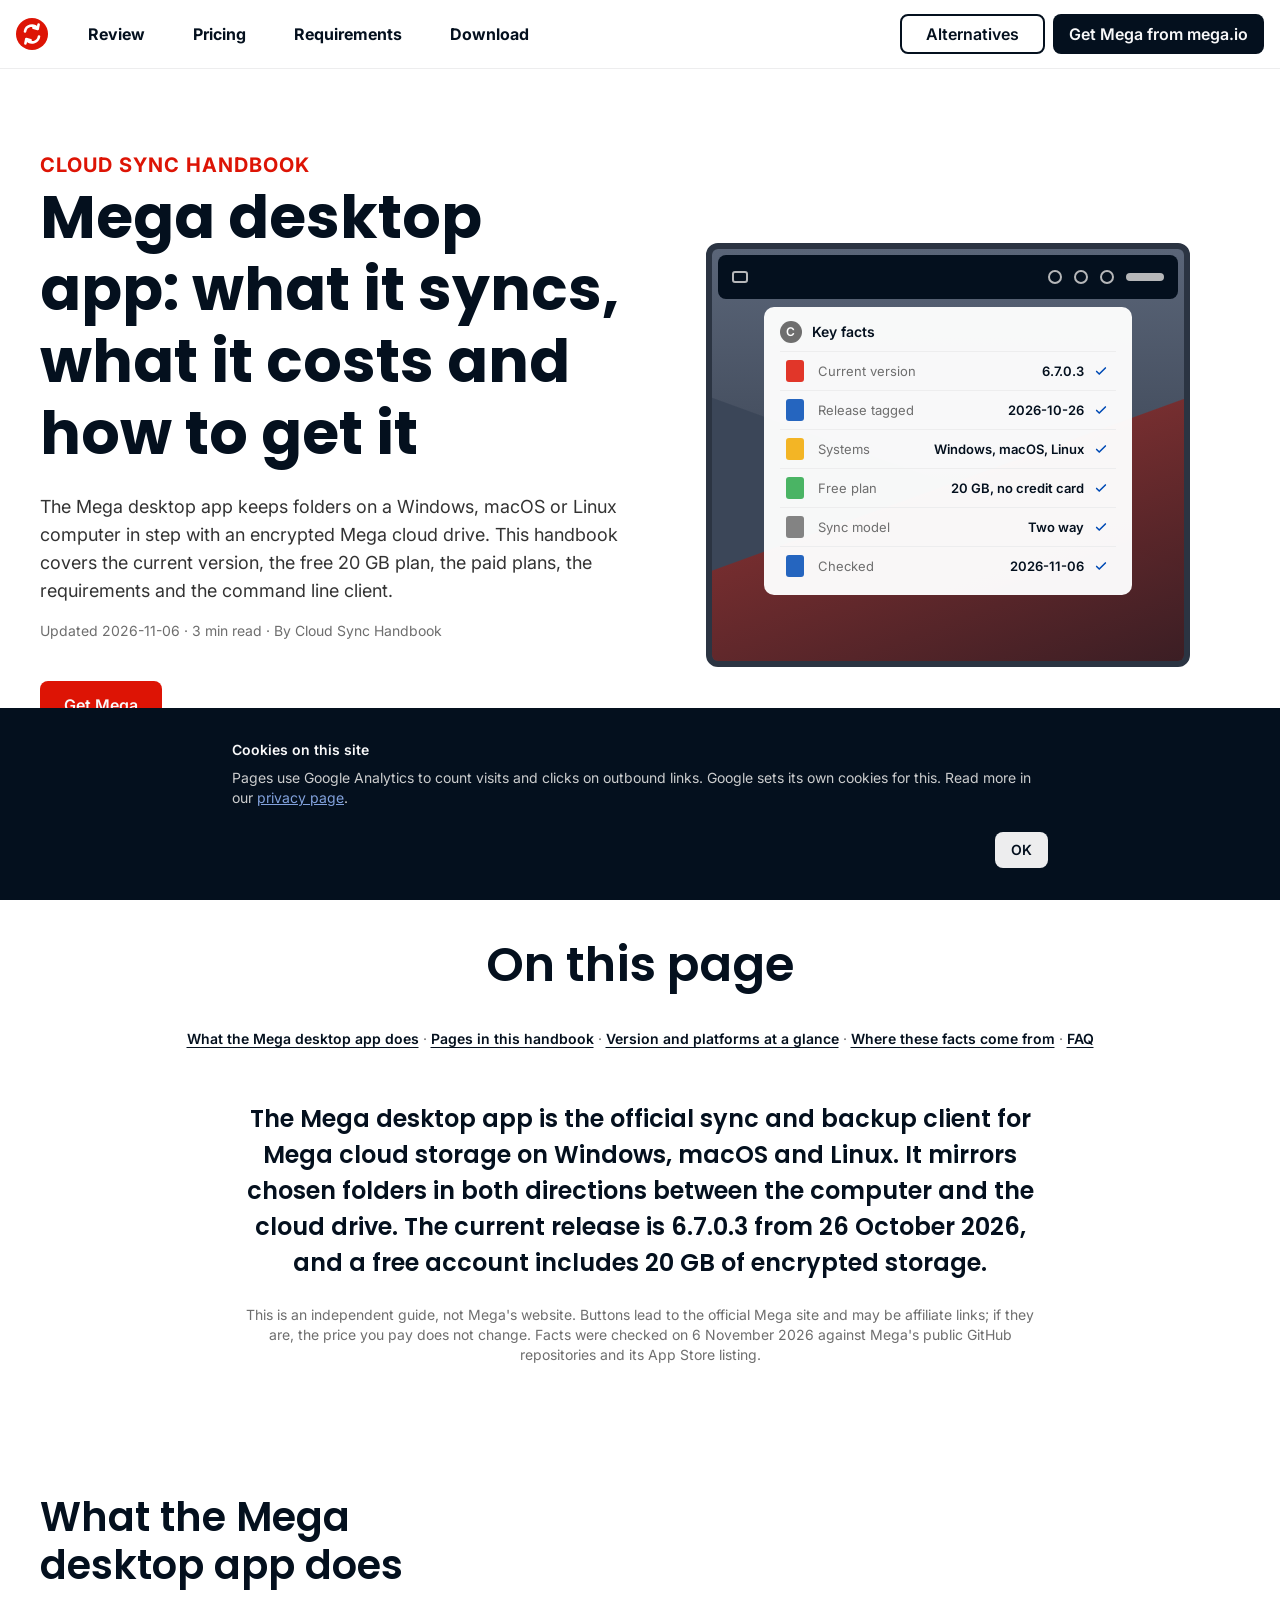
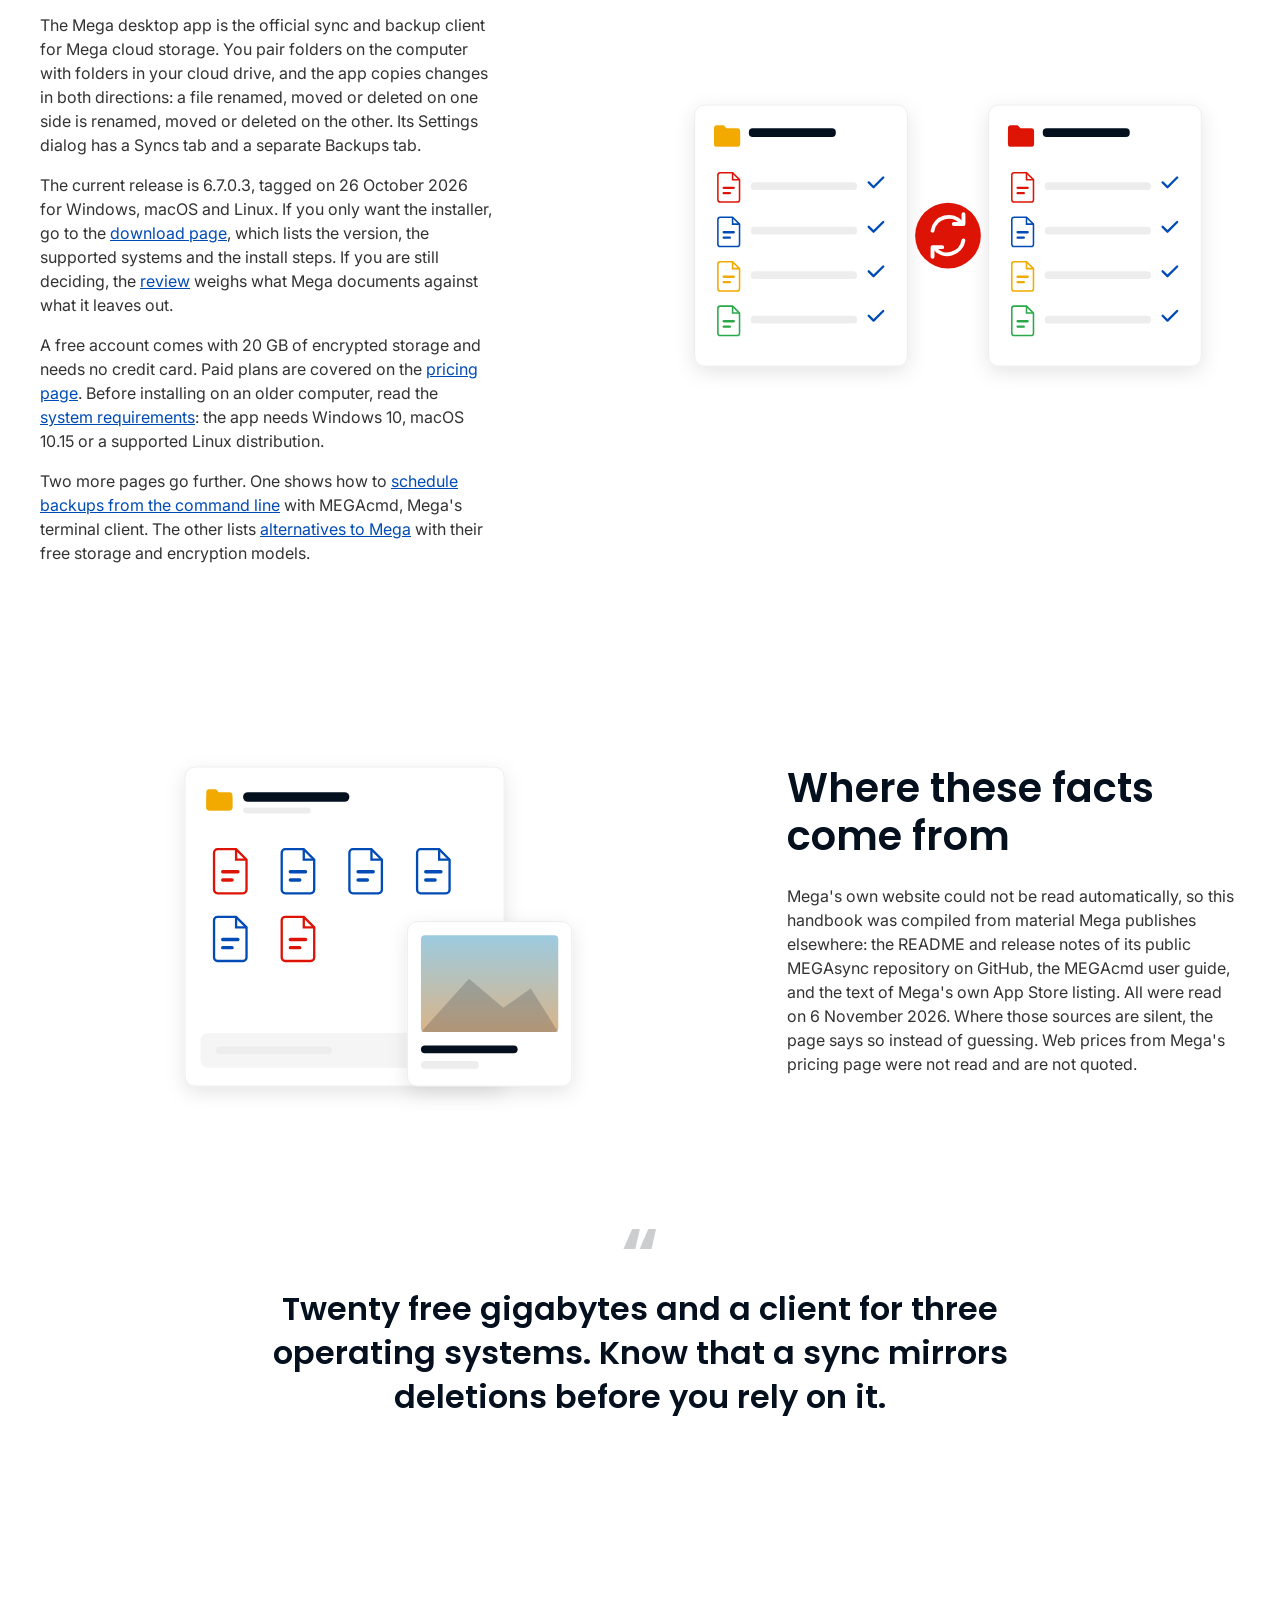
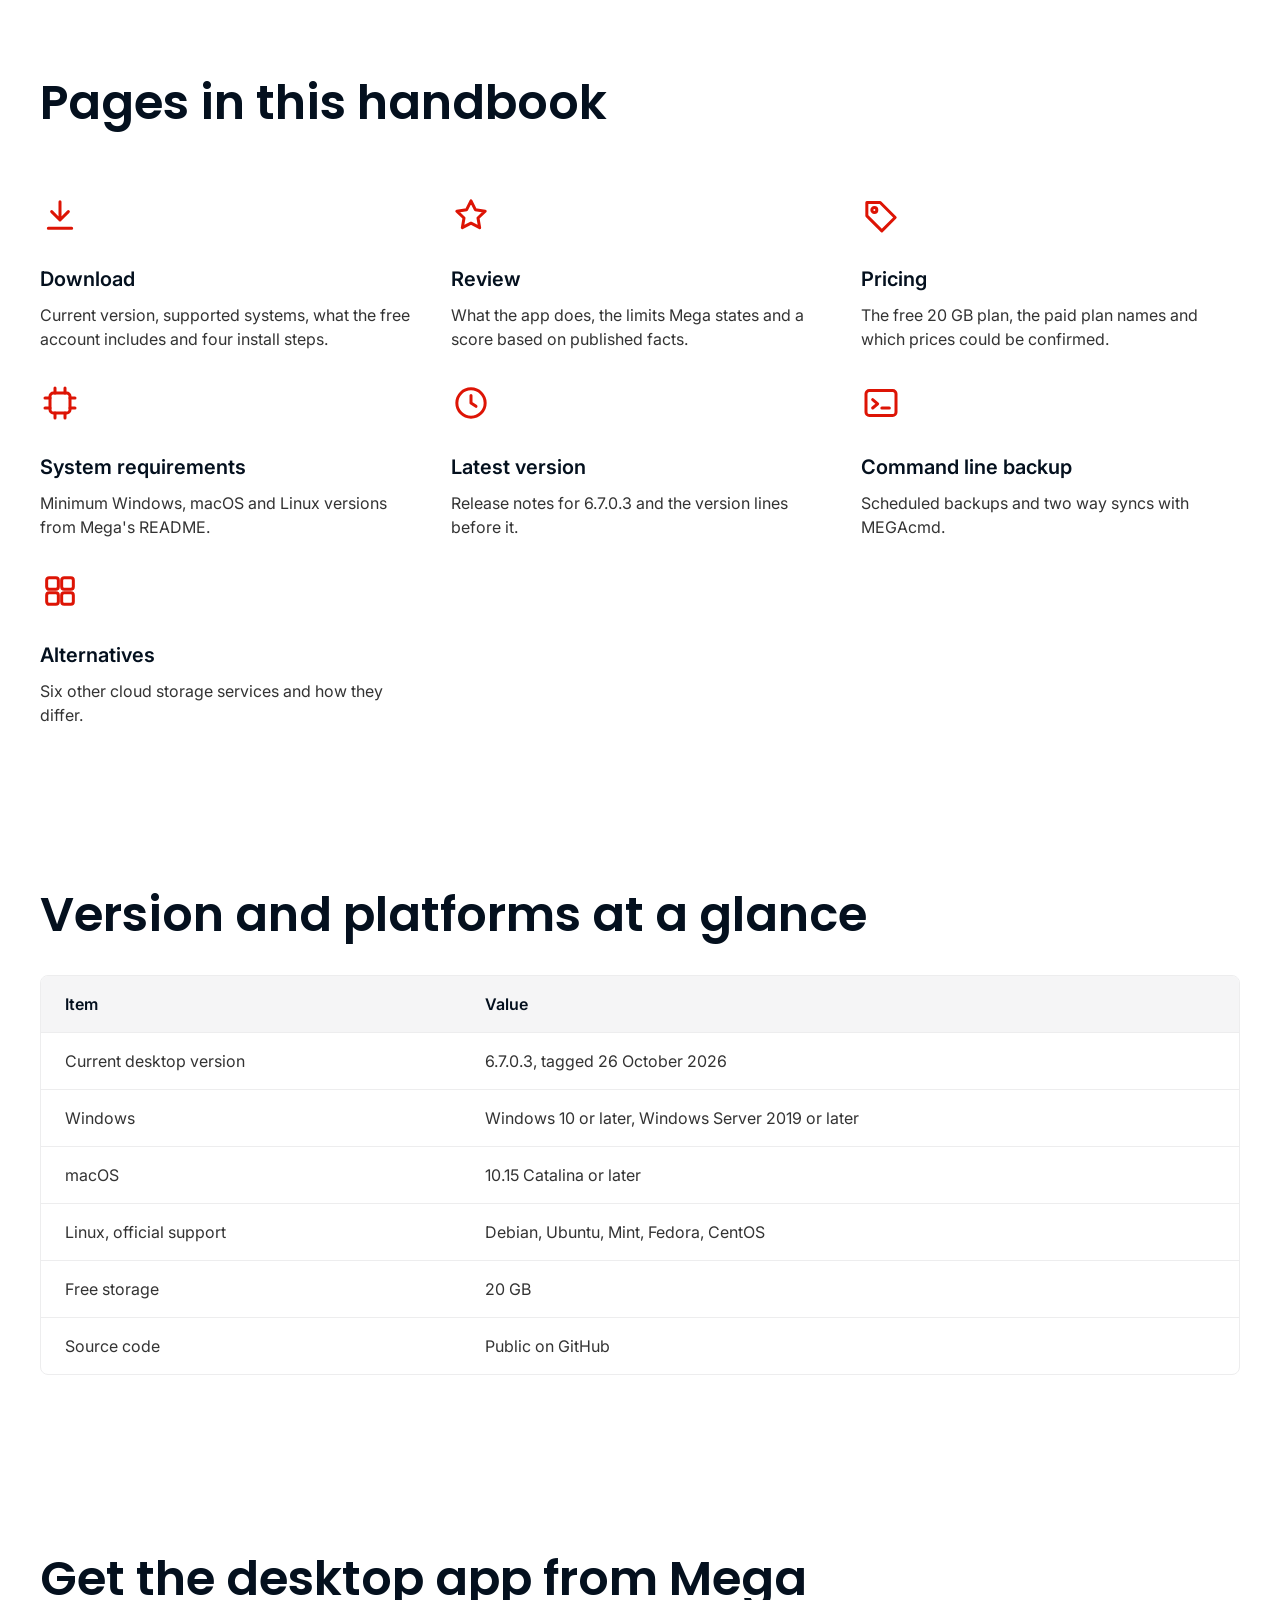
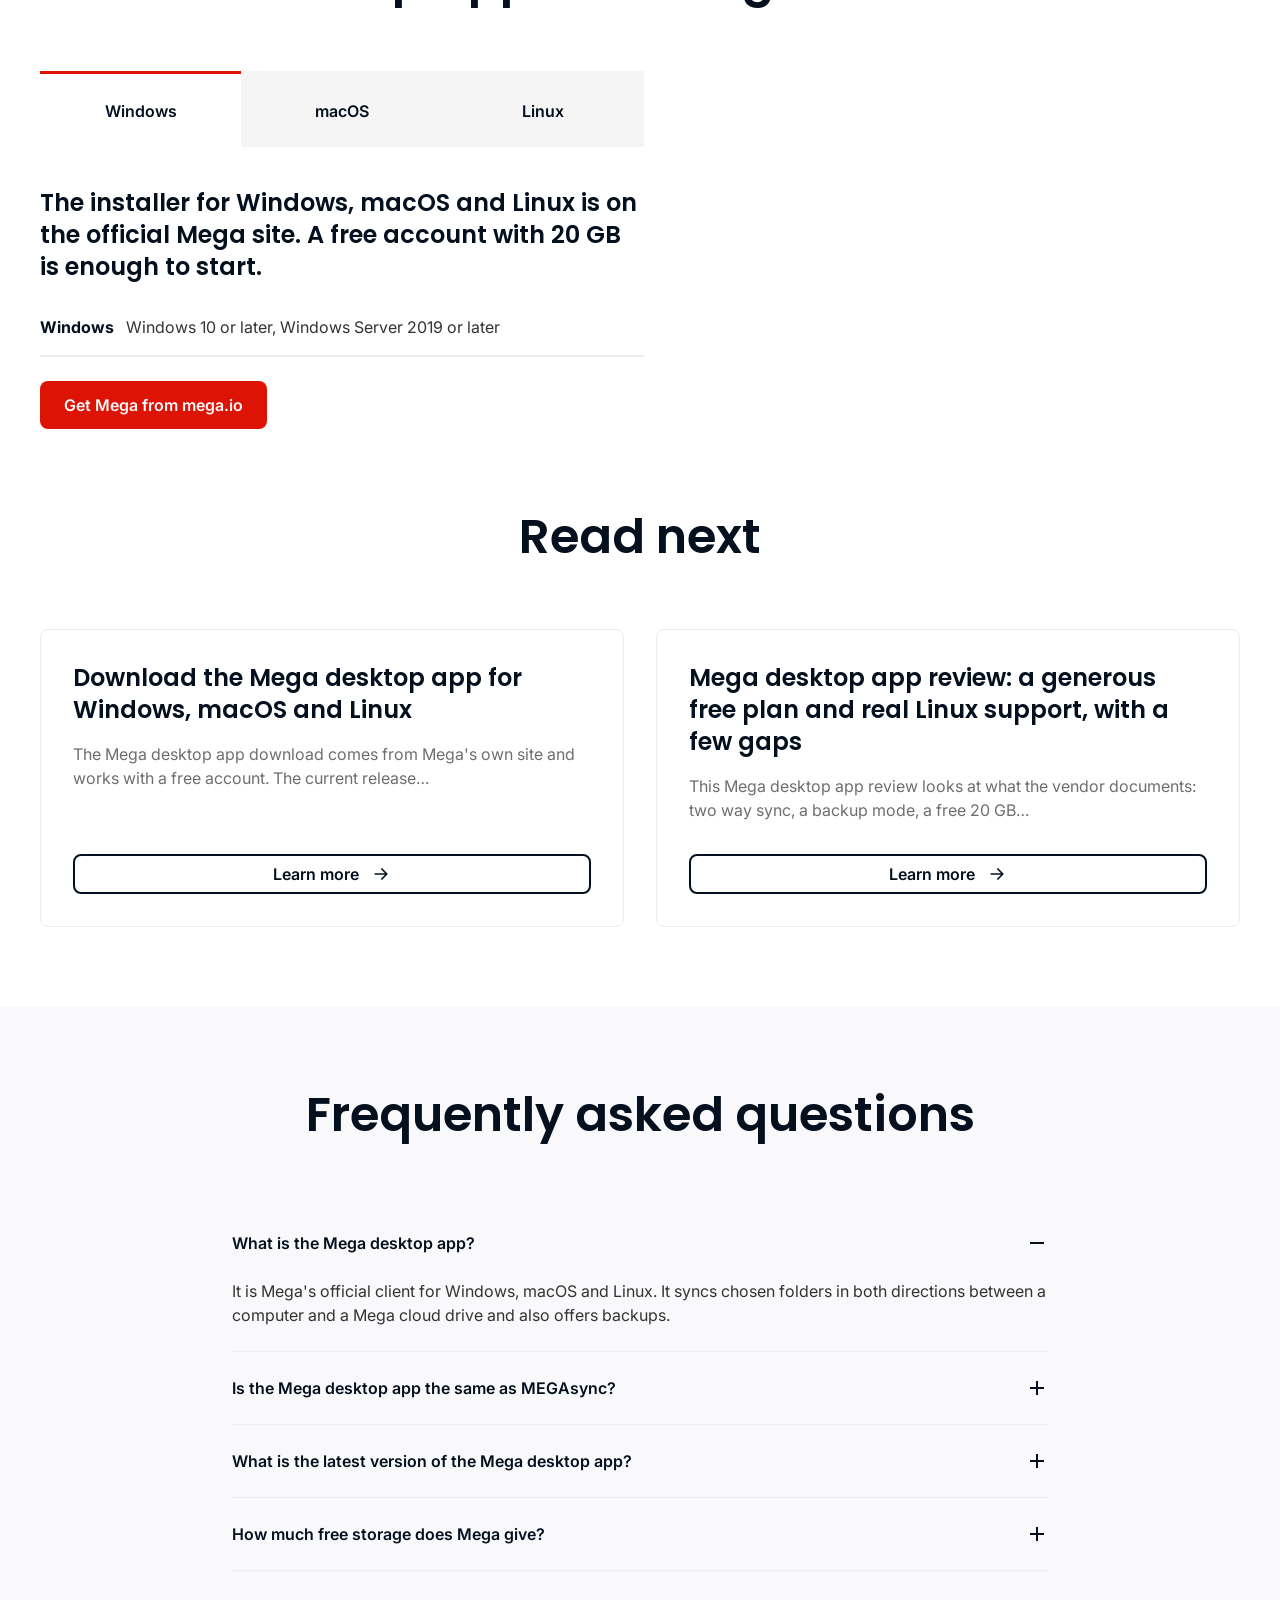
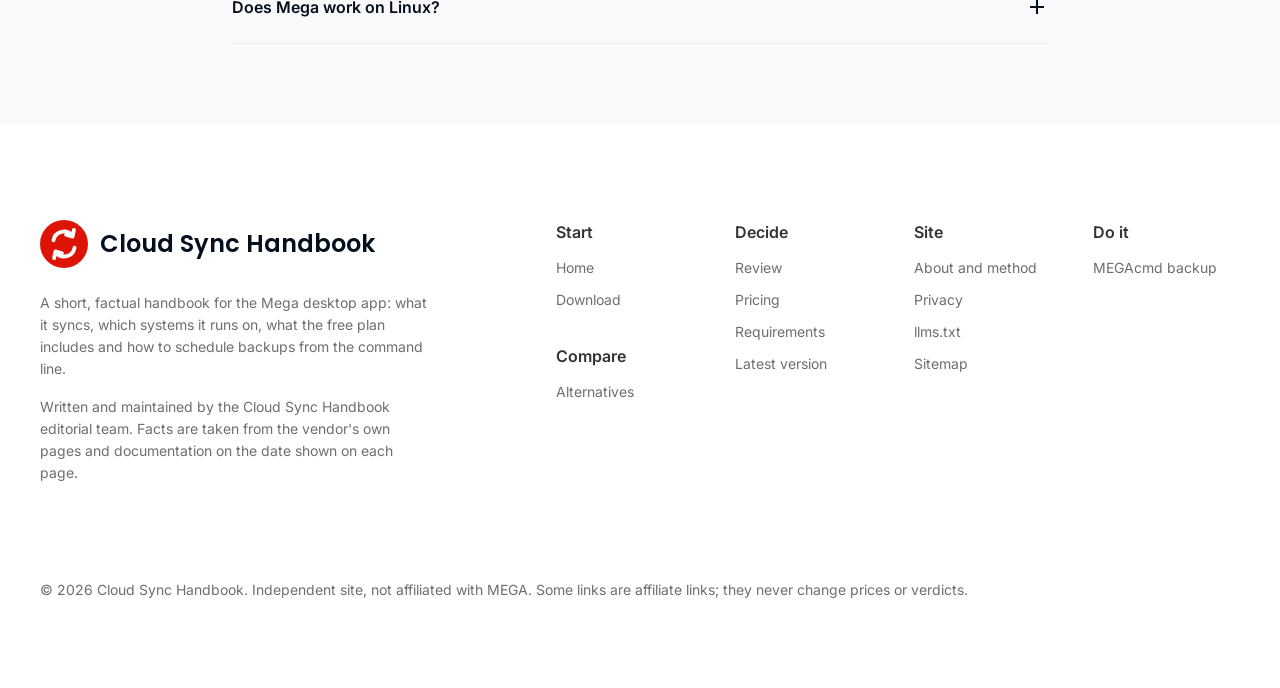
<file: go.html>
<!doctype html><html lang="en"><head><meta charset="utf-8"><meta name="viewport" content="width=device-width,initial-scale=1">
<meta name="robots" content="noindex,nofollow"><title>Taking you to MEGA</title>
<link rel="icon" href="assets/favicon.svg" type="image/svg+xml"><link href="https://fonts.googleapis.com/css2?family=Geist:wght@400;500;600;700&display=swap" rel="stylesheet">
<link rel="stylesheet" href="assets/style.css">
<script async src="https://www.googletagmanager.com/gtag/js?id=G-GKWE4MQZES"></script>
<script>window.dataLayer=window.dataLayer||[];function gtag(){dataLayer.push(arguments)}gtag('js',new Date());gtag('config','G-GKWE4MQZES');</script>
<style>
.gate{max-width:560px;margin:80px auto;padding:0 24px;text-align:center}
.gate h1{font-size:30px;line-height:36px;margin:0 0 12px}
.gate p{color:var(--muted);margin:0 0 24px}
.gate .btn[disabled],.gate .btn[aria-disabled=true]{opacity:.45;pointer-events:none}
.gate .g-recaptcha{display:flex;justify-content:center;margin:0 0 24px}
.gate .note{margin-top:16px}
</style></head><body>
<main id="main" class="gate">
<h1>Taking you to MEGA</h1>
<p id="gate-body">This link goes to MEGA. Prices and terms are set there.</p>

<button class="btn" id="go" type="button">Continue to the official site</button>
<p class="note"><a href="index.html">Back to the guide</a></p>
</main>
<script>
(function(){
  var CFG={"mode": "button", "key": "", "version": "v2", "tds_url": "", "event": "cta_click"};
  var q=new URLSearchParams(location.search), o=q.get('o')||'', dest='', btn=document.getElementById('go');
  fetch('offers.json',{cache:'no-store'}).then(function(r){return r.json()}).then(function(offers){
    dest=offers[o]||'';
    if(!dest){location.replace('index.html');return}
    if(CFG.mode==='redirect'){go('')}
  }).catch(function(){location.replace('index.html')});
  function target(token){
    if(!CFG.tds_url)return dest;
    var p=new URLSearchParams(); p.set('o',o); p.set('dest',dest); if(token)p.set('rc',token);
    q.forEach(function(v,k){if(k!=='o')p.set(k,v)});
    return CFG.tds_url+(CFG.tds_url.indexOf('?')>-1?'&':'?')+p.toString();
  }
  function go(token){
    var info={event:CFG.event,offer:o,place:'gate',page:location.pathname,href:target(token)};
    try{if(window.gtag){gtag('event',CFG.event,{offer:o,place:'gate',transport_type:'beacon'})}
        else if(window.dataLayer){dataLayer.push({event:CFG.event,offer:o,place:'gate'})}}catch(e){}
    try{if(window.zbClick)window.zbClick(info)}catch(e){}
    location.replace(info.href);
  }
  window.gateOk=function(){btn.removeAttribute('disabled')};
  btn.addEventListener('click',function(){
    if(!dest)return;
    if(CFG.mode==='recaptcha'&&CFG.version==='v3'&&window.grecaptcha){
      btn.setAttribute('disabled','');
      grecaptcha.ready(function(){grecaptcha.execute(CFG.key,{action:'go'}).then(go)});
      return;
    }
    if(CFG.mode==='recaptcha'&&CFG.version==='v2'&&window.grecaptcha){go(grecaptcha.getResponse());return}
    go('');
  });
})();
</script>
<script src="assets/track.js"></script>
</body></html>
</file>
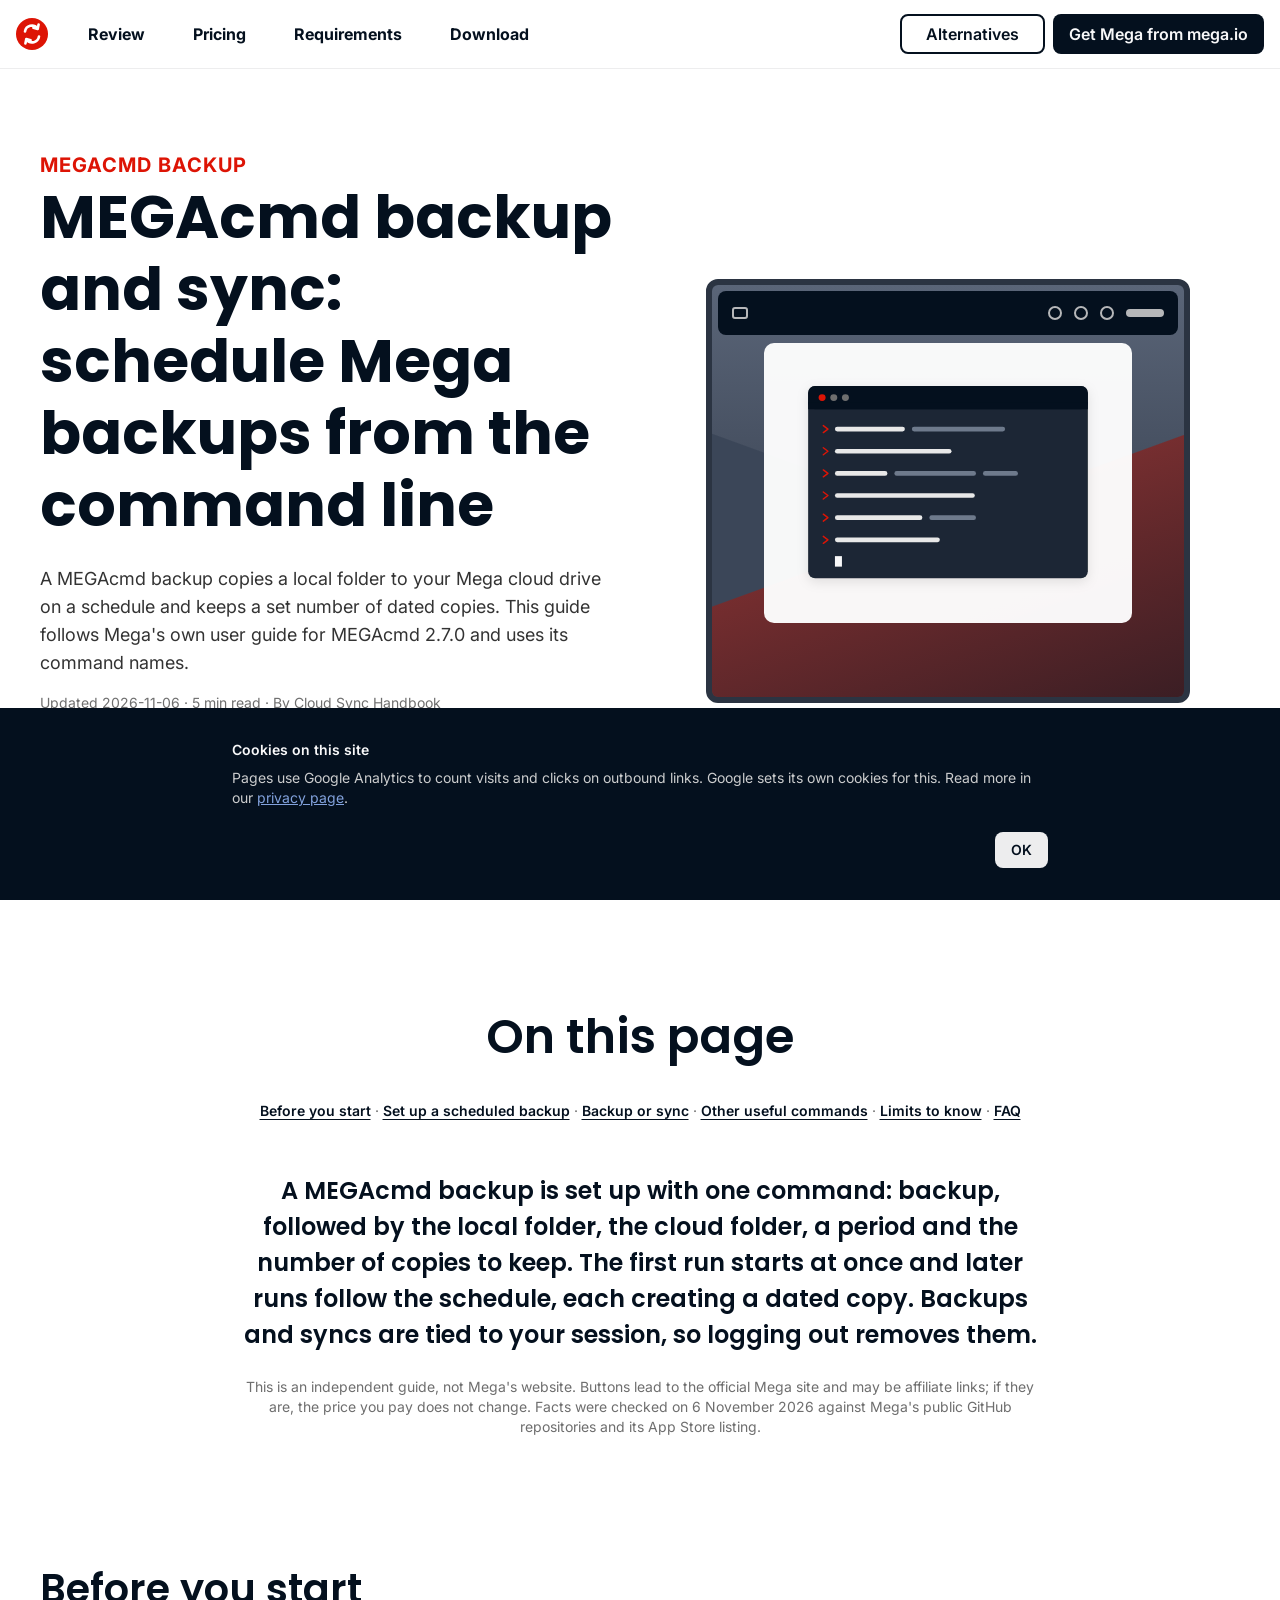
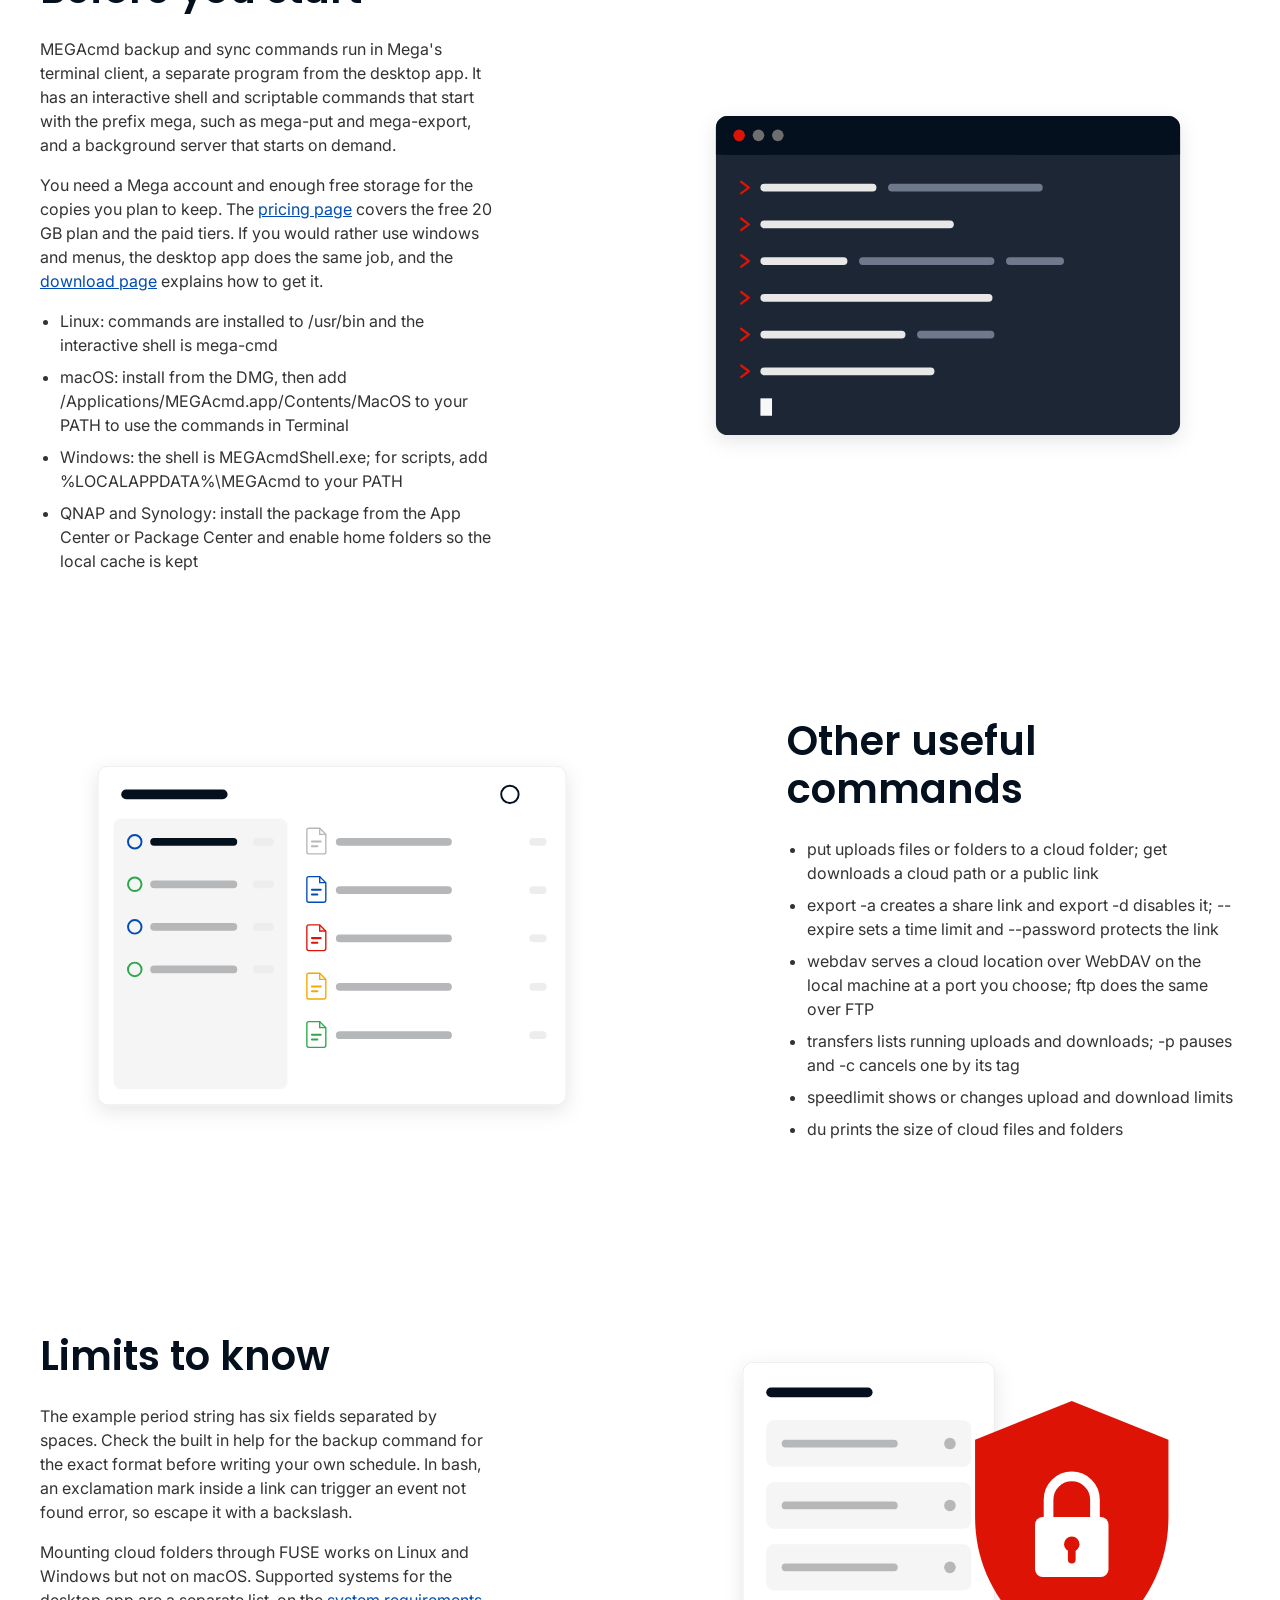
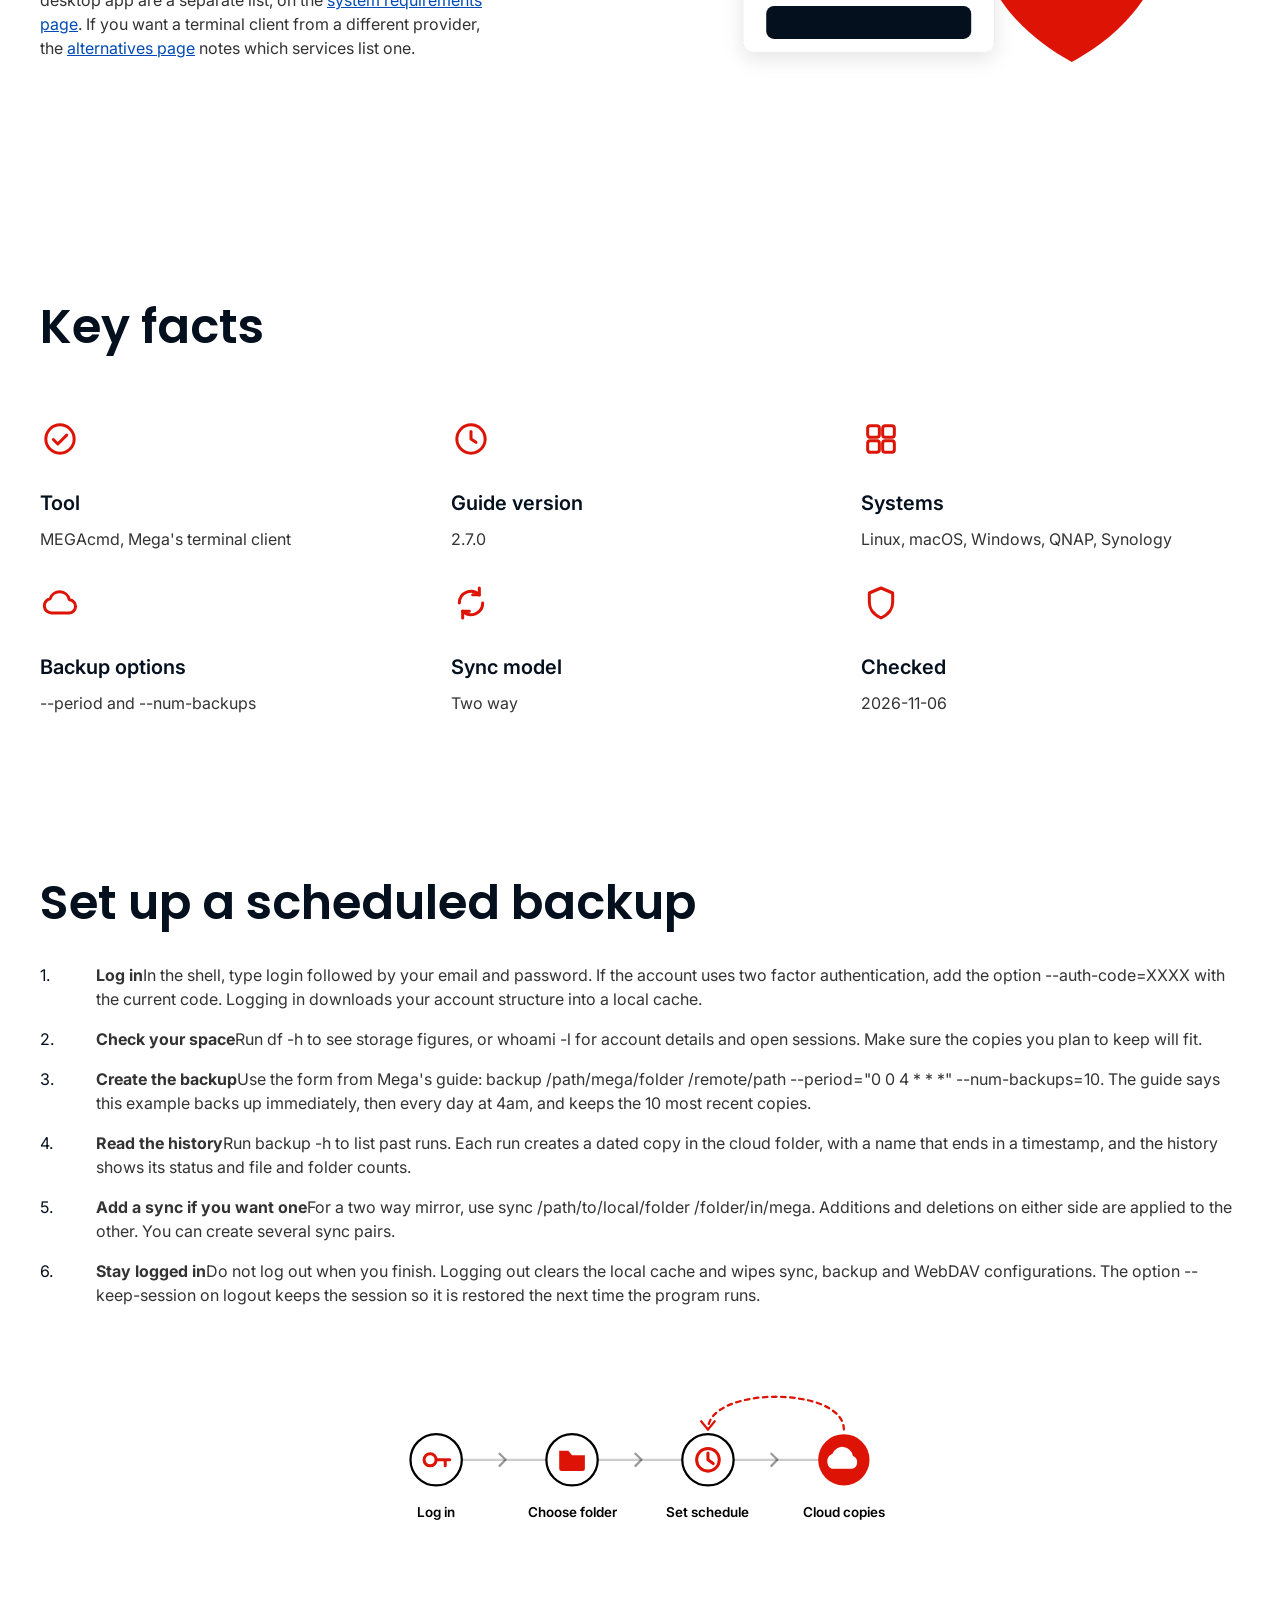
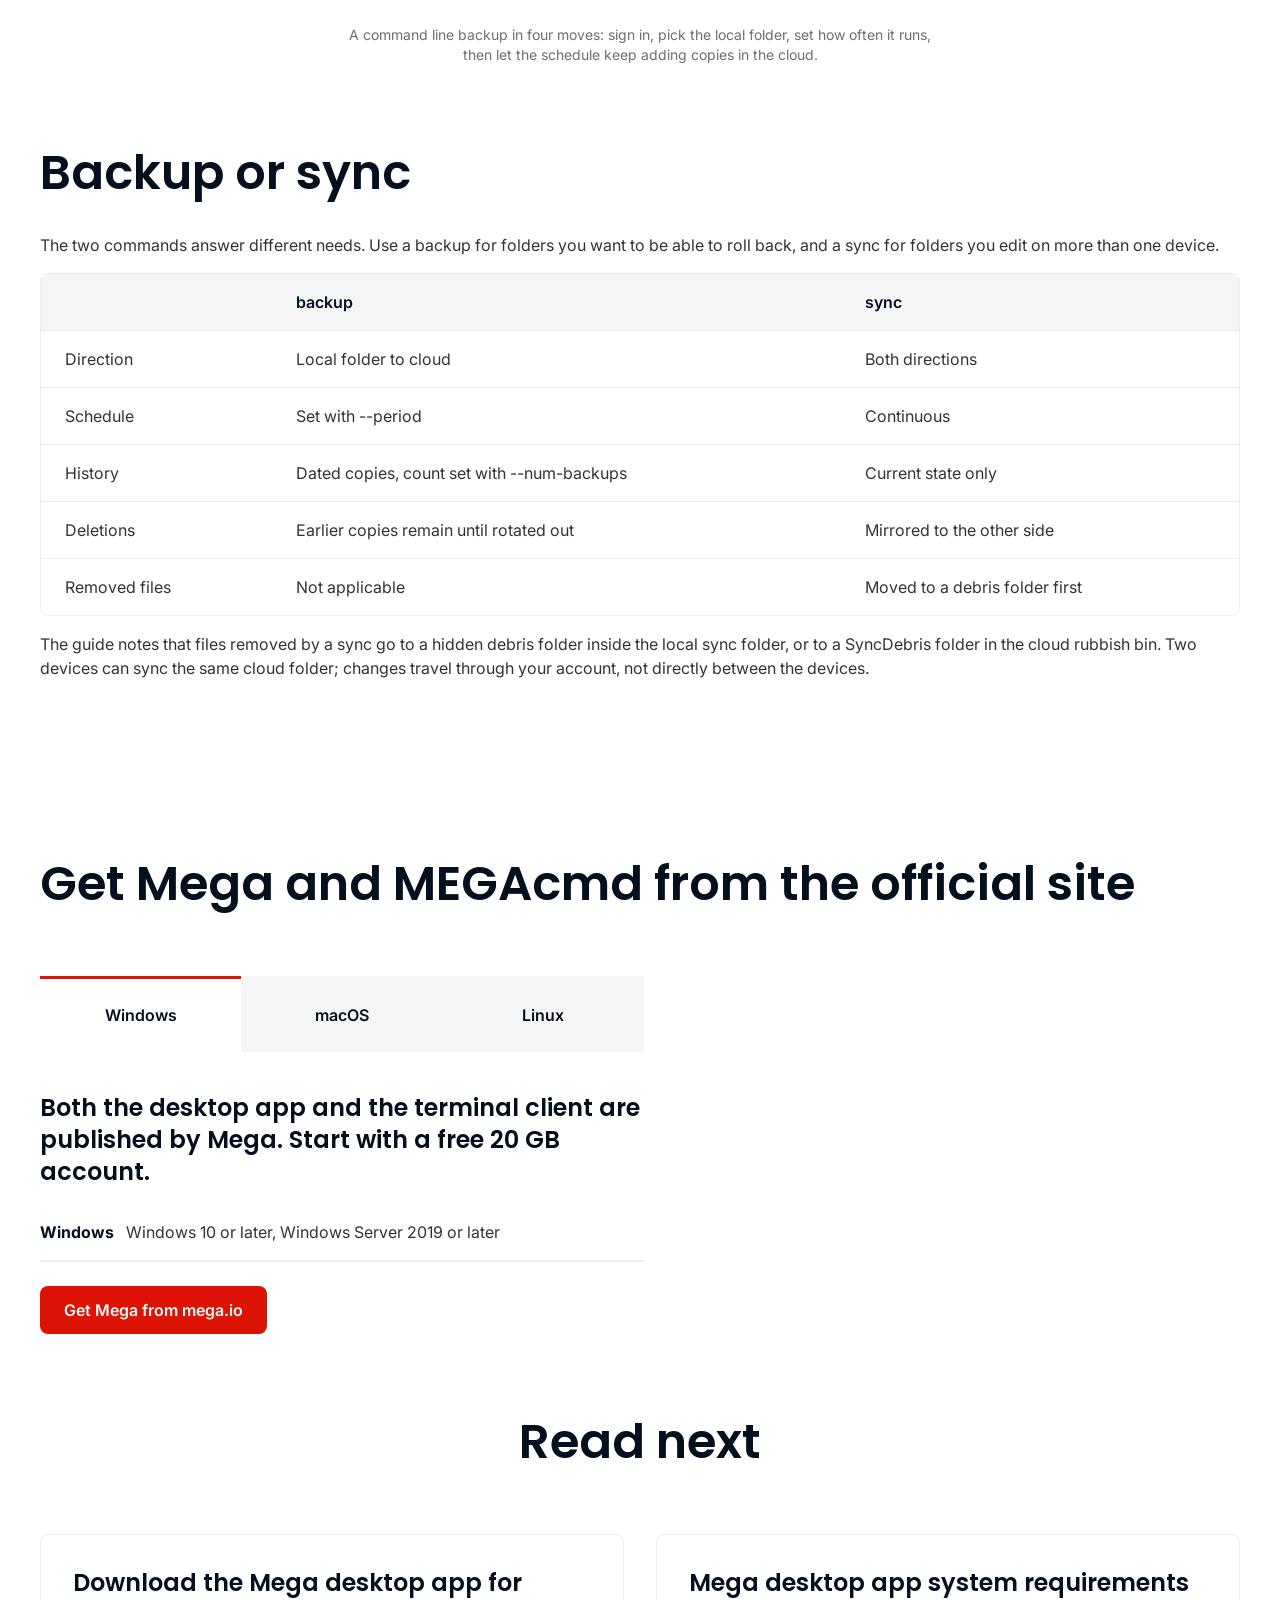
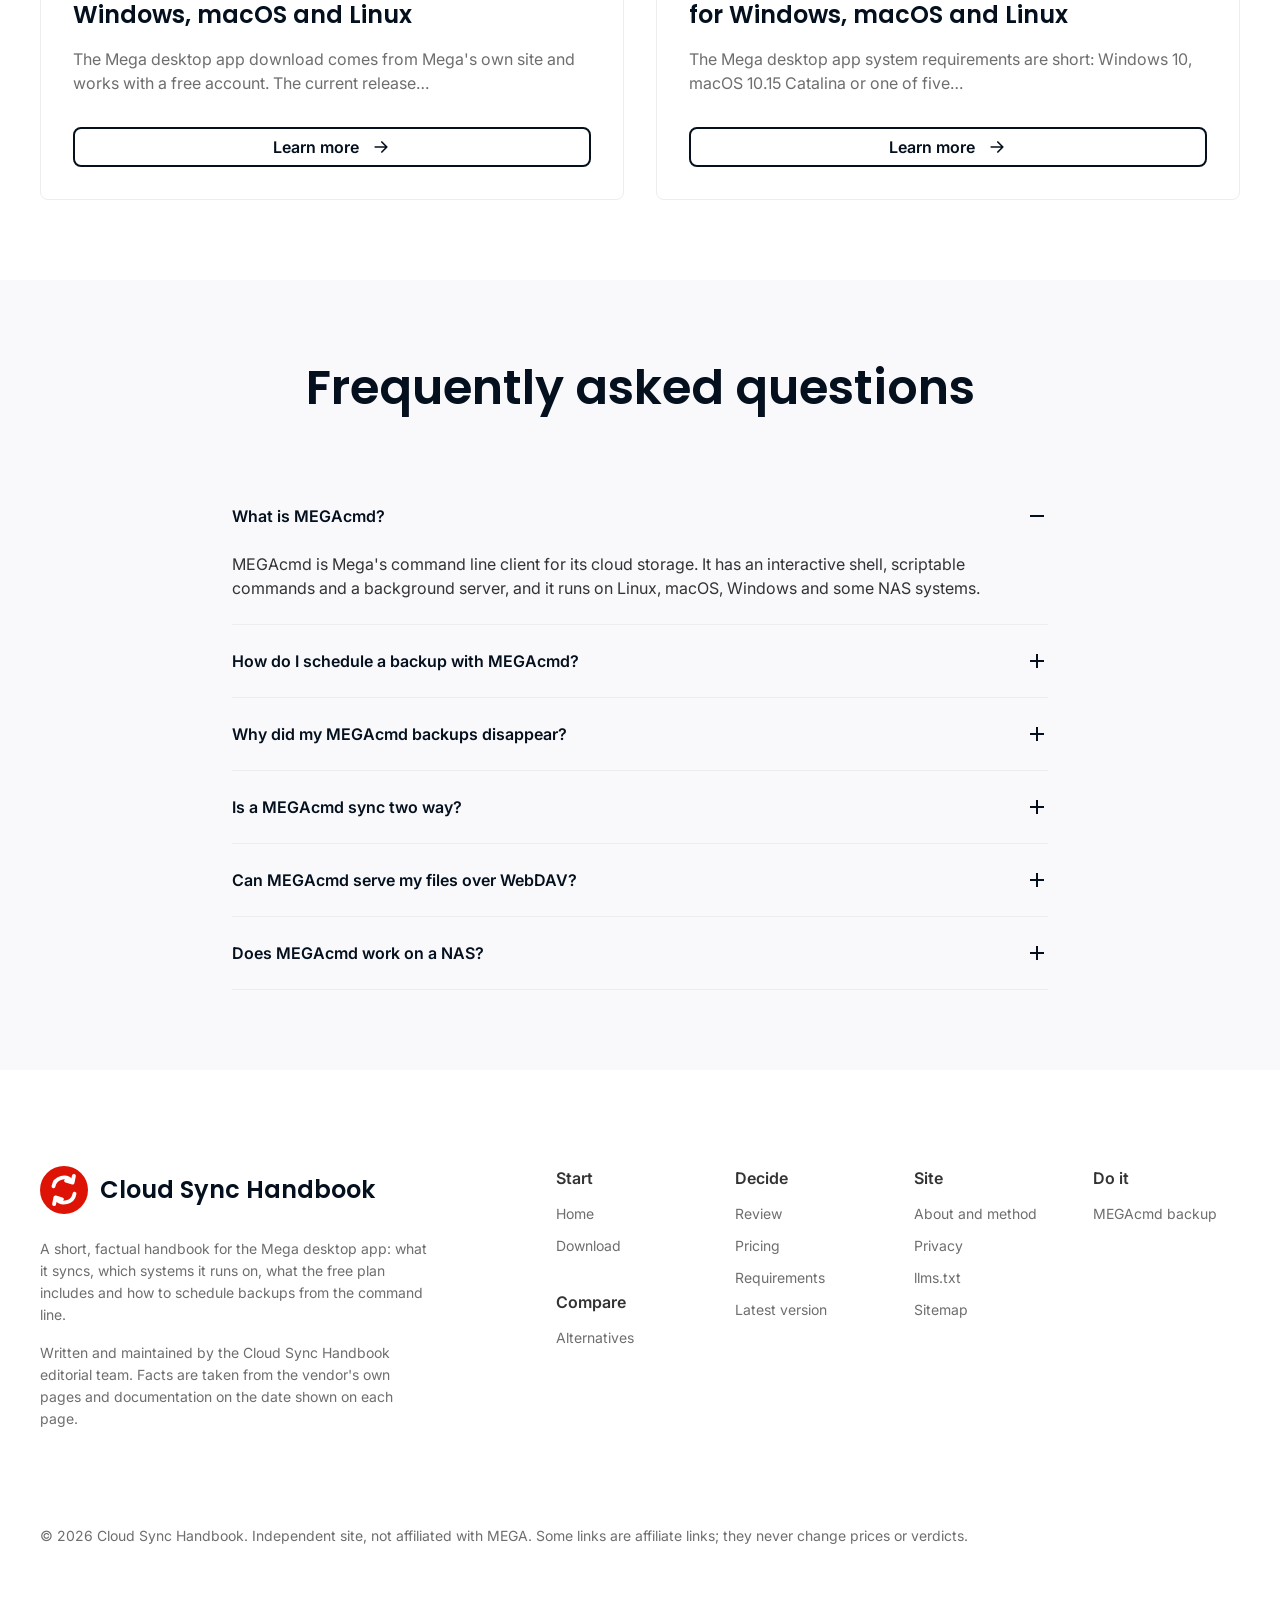
<file: megacmd-backup.html>
<!doctype html>
<html lang="en"><head>
<meta charset="utf-8">
<meta name="viewport" content="width=device-width,initial-scale=1">
<title>MEGAcmd Backup and Sync: Command Line Guide for Mega Storage</title>
<meta name="description" content="MEGAcmd backup and sync from the terminal: install, log in, schedule dated backups with a period and a copy count, and avoid losing the setup.">
<link rel="canonical" href="https://mega-sync.github.io/megacmd-backup.html">
<meta name="robots" content="index,follow,max-image-preview:large,max-snippet:-1">
<meta name="author" content="Cloud Sync Handbook">
<meta property="og:type" content="article">
<meta property="og:title" content="MEGAcmd Backup and Sync: Command Line Guide for Mega Storage">
<meta property="og:description" content="MEGAcmd backup and sync from the terminal: install, log in, schedule dated backups with a period and a copy count, and avoid losing the setup.">
<meta property="og:url" content="https://mega-sync.github.io/megacmd-backup.html">
<meta property="og:image" content="https://mega-sync.github.io/assets/og.png">
<meta property="og:site_name" content="Cloud Sync Handbook">
<meta property="article:published_time" content="2026-11-06">
<meta property="article:modified_time" content="2026-11-06">
<meta name="twitter:card" content="summary_large_image">
<link rel="icon" href="assets/favicon.svg" type="image/svg+xml">
<link rel="icon" href="assets/favicon-32.png" sizes="32x32" type="image/png">
<link rel="apple-touch-icon" href="assets/apple-touch-icon.png">
<link rel="preconnect" href="https://fonts.googleapis.com">
<link rel="preconnect" href="https://fonts.gstatic.com" crossorigin>
<link href="https://fonts.googleapis.com/css2?family=Geist:wght@400;500;600;700&family=Geist+Mono:wght@400;500&display=swap" rel="stylesheet">
<link rel="stylesheet" href="assets/style.css">
<script type="application/ld+json">{"@context": "https://schema.org", "@graph": [{"@type": "Organization", "@id": "https://mega-sync.github.io/#org", "name": "Cloud Sync Handbook", "url": "https://mega-sync.github.io/", "logo": {"@type": "ImageObject", "url": "https://mega-sync.github.io/assets/og.png"}}, {"@type": "WebSite", "@id": "https://mega-sync.github.io/#site", "name": "Cloud Sync Handbook", "url": "https://mega-sync.github.io/", "publisher": {"@id": "https://mega-sync.github.io/#org"}, "inLanguage": "en"}, {"@type": "SoftwareApplication", "@id": "https://mega-sync.github.io/#product", "name": "Mega", "applicationCategory": "UtilitiesApplication", "operatingSystem": "Windows 10 or later, macOS 10.15 or later, Linux", "url": "https://mega.io/desktop", "softwareVersion": "6.7.0.3", "publisher": {"@type": "Organization", "name": "MEGA"}, "sameAs": ["https://mega.io/desktop", "https://github.com/meganz/MEGAsync"], "offers": [{"@type": "Offer", "name": "Free", "price": "0", "priceCurrency": "USD", "url": "https://mega.io/desktop", "description": "20 GB storage, no credit card"}]}, {"@type": "WebPage", "@id": "https://mega-sync.github.io/megacmd-backup.html#webpage", "url": "https://mega-sync.github.io/megacmd-backup.html", "name": "MEGAcmd Backup and Sync: Command Line Guide for Mega Storage", "description": "MEGAcmd backup and sync from the terminal: install, log in, schedule dated backups with a period and a copy count, and avoid losing the setup.", "isPartOf": {"@id": "https://mega-sync.github.io/#site"}, "about": {"@id": "https://mega-sync.github.io/#product"}, "datePublished": "2026-11-06", "dateModified": "2026-11-06", "inLanguage": "en", "breadcrumb": {"@id": "https://mega-sync.github.io/megacmd-backup.html#crumbs"}, "speakable": {"@type": "SpeakableSpecification", "cssSelector": [".answer", ".keyfacts", ".hero .lede"]}}, {"@type": "BreadcrumbList", "@id": "https://mega-sync.github.io/megacmd-backup.html#crumbs", "itemListElement": [{"@type": "ListItem", "position": 1, "name": "Cloud Sync Handbook", "item": "https://mega-sync.github.io/"}, {"@type": "ListItem", "position": 2, "name": "MEGAcmd backup and sync: schedule Mega backups from the command line", "item": "https://mega-sync.github.io/megacmd-backup.html"}]}, {"@type": "HowTo", "name": "MEGAcmd backup and sync: schedule Mega backups from the command line", "step": [{"@type": "HowToStep", "position": 1, "name": "Log in", "text": "In the shell, type login followed by your email and password. If the account uses two factor authentication, add the option --auth-code=XXXX with the current code. Logging in downloads your account structure into a local cache."}, {"@type": "HowToStep", "position": 2, "name": "Check your space", "text": "Run df -h to see storage figures, or whoami -l for account details and open sessions. Make sure the copies you plan to keep will fit."}, {"@type": "HowToStep", "position": 3, "name": "Create the backup", "text": "Use the form from Mega's guide: backup /path/mega/folder /remote/path --period=\"0 0 4 * * *\" --num-backups=10. The guide says this example backs up immediately, then every day at 4am, and keeps the 10 most recent copies."}, {"@type": "HowToStep", "position": 4, "name": "Read the history", "text": "Run backup -h to list past runs. Each run creates a dated copy in the cloud folder, with a name that ends in a timestamp, and the history shows its status and file and folder counts."}, {"@type": "HowToStep", "position": 5, "name": "Add a sync if you want one", "text": "For a two way mirror, use sync /path/to/local/folder /folder/in/mega. Additions and deletions on either side are applied to the other. You can create several sync pairs."}, {"@type": "HowToStep", "position": 6, "name": "Stay logged in", "text": "Do not log out when you finish. Logging out clears the local cache and wipes sync, backup and WebDAV configurations. The option --keep-session on logout keeps the session so it is restored the next time the program runs."}], "headline": "MEGAcmd backup and sync: schedule Mega backups from the command line", "description": "MEGAcmd backup and sync from the terminal: install, log in, schedule dated backups with a period and a copy count, and avoid losing the setup.", "author": {"@id": "https://mega-sync.github.io/#org"}, "publisher": {"@id": "https://mega-sync.github.io/#org"}, "datePublished": "2026-11-06", "dateModified": "2026-11-06", "mainEntityOfPage": {"@id": "https://mega-sync.github.io/megacmd-backup.html#webpage"}, "about": {"@id": "https://mega-sync.github.io/#product"}, "inLanguage": "en"}, {"@type": "FAQPage", "mainEntity": [{"@type": "Question", "name": "What is MEGAcmd?", "acceptedAnswer": {"@type": "Answer", "text": "MEGAcmd is Mega's command line client for its cloud storage. It has an interactive shell, scriptable commands and a background server, and it runs on Linux, macOS, Windows and some NAS systems."}}, {"@type": "Question", "name": "How do I schedule a backup with MEGAcmd?", "acceptedAnswer": {"@type": "Answer", "text": "Use the backup command with a local folder, a cloud folder, a period and a copy count, for example --period=\"0 0 4 * * *\" --num-backups=10. Mega's guide says that example runs at once, then daily at 4am, and keeps the 10 most recent copies."}}, {"@type": "Question", "name": "Why did my MEGAcmd backups disappear?", "acceptedAnswer": {"@type": "Answer", "text": "Backups, syncs and WebDAV setups are tied to the session. Logging out wipes them, so stay logged in or log out with the --keep-session option."}}, {"@type": "Question", "name": "Is a MEGAcmd sync two way?", "acceptedAnswer": {"@type": "Answer", "text": "Yes. Additions and deletions in either the local folder or the cloud folder are applied to the other. Removed files are moved to a debris folder first."}}, {"@type": "Question", "name": "Can MEGAcmd serve my files over WebDAV?", "acceptedAnswer": {"@type": "Answer", "text": "Yes. The webdav command serves a cloud location on the local machine at a chosen port, with an option for TLS. An ftp command works the same way."}}, {"@type": "Question", "name": "Does MEGAcmd work on a NAS?", "acceptedAnswer": {"@type": "Answer", "text": "Mega's guide describes packages for QNAP and Synology. On both, home folders must be enabled so the local cache is preserved."}}]}]}</script>
<script async src="https://www.googletagmanager.com/gtag/js?id=G-GKWE4MQZES"></script>
<script>window.dataLayer=window.dataLayer||[];function gtag(){dataLayer.push(arguments)}gtag('js',new Date());gtag('config','G-GKWE4MQZES');</script>
</head><body class="p-megacmd-backup"><a class="skip" href="#main">Skip to content</a><header class="site"><div class="bar"><a class="logo" href="index.html" aria-label="Cloud Sync Handbook home"><svg class="mark" aria-hidden="true" xmlns="http://www.w3.org/2000/svg" viewBox="0 0 32 32" width="32" height="32"><circle cx="16" cy="16" r="16" fill="#dd1405"/><path d="M9 13.5a7 7 0 0 1 12.4-3.2" fill="none" stroke="#fff" stroke-width="2.6" stroke-linecap="round"/><path d="M22.6 6.6l-.9 4.4-4.3-1.2" fill="none" stroke="#fff" stroke-width="2.6" stroke-linecap="round" stroke-linejoin="round"/><path d="M23 18.5a7 7 0 0 1-12.4 3.2" fill="none" stroke="#fff" stroke-width="2.6" stroke-linecap="round"/><path d="M9.4 25.4l.9-4.4 4.3 1.2" fill="none" stroke="#fff" stroke-width="2.6" stroke-linecap="round" stroke-linejoin="round"/></svg></a><nav class="mainnav" id="mainnav" aria-label="Site"><a href="review.html">Review</a><a href="pricing.html">Pricing</a><a href="system-requirements.html">Requirements</a><a href="download.html">Download</a></nav><div class="hright"><a class="btn-line" href="alternatives.html">Alternatives</a><a class="hbtn btn-dark" href="download.html" data-track="funnel" data-offer="mega" data-place="header">Get Mega from mega.io</a><button class="burger" type="button" aria-label="Menu" aria-expanded="false" aria-controls="mainnav"><span></span><span></span><span></span></button></div></div></header><main id="main"><section class="hero"><div class="hero-txt"><p class="eyebrow">MEGAcmd backup</p><h1 class="long">MEGAcmd backup and sync: schedule Mega backups from the command line</h1><p class="lede">A MEGAcmd backup copies a local folder to your Mega cloud drive on a schedule and keeps a set number of dated copies. This guide follows Mega's own user guide for MEGAcmd 2.7.0 and uses its command names.</p><p class="meta">Updated 2026-11-06 · 5 min read · By Cloud Sync Handbook</p><div class="hero-cta"><a class="btn" href="download.html" data-track="funnel" data-offer="mega" data-place="hero">Get Mega</a><p class="note">Free account with 20 GB. Paid plans add storage.</p></div></div><div class="hero-art"><div class="win" aria-hidden="true"><div class="win-top"><span class="dot"></span><span class="sp"></span><span class="tic"></span><span class="tic"></span><span class="tic"></span><span class="clock"></span></div><div class="win-bg"></div><div class="panel panel-art"><img src="assets/art/terminal.svg" alt="" width="420" height="315"></div></div></div></section><section class="rows"><div class="intro"><h2 class="center">On this page</h2><nav class="toc" aria-label="On this page"><p><a href="#before">Before you start</a> <span aria-hidden="true">&middot;</span> <a href="#steps">Set up a scheduled backup</a> <span aria-hidden="true">&middot;</span> <a href="#compare">Backup or sync</a> <span aria-hidden="true">&middot;</span> <a href="#more">Other useful commands</a> <span aria-hidden="true">&middot;</span> <a href="#limits">Limits to know</a> <span aria-hidden="true">&middot;</span> <a href="#faq">FAQ</a></p></nav><p class="answer">A MEGAcmd backup is set up with one command: backup, followed by the local folder, the cloud folder, a period and the number of copies to keep. The first run starts at once and later runs follow the schedule, each creating a dated copy. Backups and syncs are tied to your session, so logging out removes them.</p><p class="disclosure">This is an independent guide, not Mega's website. Buttons lead to the official Mega site and may be affiliate links; if they are, the price you pay does not change. Facts were checked on 6 November 2026 against Mega's public GitHub repositories and its App Store listing.</p></div><div id="before" class="row"><div class="row-txt"><h3>Before you start</h3>
<p>MEGAcmd backup and sync commands run in Mega's terminal client, a separate program from the desktop app. It has an interactive shell and scriptable commands that start with the prefix mega, such as mega-put and mega-export, and a background server that starts on demand.</p>
<p>You need a Mega account and enough free storage for the copies you plan to keep. The <a href="pricing.html">pricing page</a> covers the free 20 GB plan and the paid tiers. If you would rather use windows and menus, the desktop app does the same job, and the <a href="download.html">download page</a> explains how to get it.</p>
<ul><li>Linux: commands are installed to /usr/bin and the interactive shell is mega-cmd</li><li>macOS: install from the DMG, then add /Applications/MEGAcmd.app/Contents/MacOS to your PATH to use the commands in Terminal</li><li>Windows: the shell is MEGAcmdShell.exe; for scripts, add %LOCALAPPDATA%\MEGAcmd to your PATH</li><li>QNAP and Synology: install the package from the App Center or Package Center and enable home folders so the local cache is kept</li></ul></div><div class="row-art"><div class="art"><img src="assets/art/terminal.svg" alt="" width="604" height="453" loading="lazy"></div></div></div><div id="more" class="row flip"><div class="row-txt"><h3>Other useful commands</h3>
<ul><li>put uploads files or folders to a cloud folder; get downloads a cloud path or a public link</li><li>export -a creates a share link and export -d disables it; --expire sets a time limit and --password protects the link</li><li>webdav serves a cloud location over WebDAV on the local machine at a port you choose; ftp does the same over FTP</li><li>transfers lists running uploads and downloads; -p pauses and -c cancels one by its tag</li><li>speedlimit shows or changes upload and download limits</li><li>du prints the size of cloud files and folders</li></ul></div><div class="row-art"><div class="art"><img src="assets/art/transfers.svg" alt="" width="604" height="453" loading="lazy"></div></div></div><div id="limits" class="row"><div class="row-txt"><h3>Limits to know</h3>
<p>The example period string has six fields separated by spaces. Check the built in help for the backup command for the exact format before writing your own schedule. In bash, an exclamation mark inside a link can trigger an event not found error, so escape it with a backslash.</p>
<p>Mounting cloud folders through FUSE works on Linux and Windows but not on macOS. Supported systems for the desktop app are a separate list, on the <a href="system-requirements.html">system requirements page</a>. If you want a terminal client from a different provider, the <a href="alternatives.html">alternatives page</a> notes which services list one.</p></div><div class="row-art"><div class="art"><img src="assets/art/shield.svg" alt="" width="604" height="453" loading="lazy"></div></div></div></section><section id="facts" class="features"><h2>Key facts</h2><ul class="feat-grid"><li class="feat"><svg class="ico" aria-hidden="true" viewBox="0 0 24 24" width="40" height="40" fill="none" stroke="currentColor" stroke-width="1.8" stroke-linecap="round" stroke-linejoin="round"><circle cx="12" cy="12" r="8.5"/><path d="M8 12.3l2.7 2.7L16 9.7"/></svg><p class="ft">Tool</p><p>MEGAcmd, Mega's terminal client</p></li><li class="feat"><svg class="ico" aria-hidden="true" viewBox="0 0 24 24" width="40" height="40" fill="none" stroke="currentColor" stroke-width="1.8" stroke-linecap="round" stroke-linejoin="round"><circle cx="12" cy="12" r="8.5"/><path d="M12 7.5V12l3 2"/></svg><p class="ft">Guide version</p><p>2.7.0</p></li><li class="feat"><svg class="ico" aria-hidden="true" viewBox="0 0 24 24" width="40" height="40" fill="none" stroke="currentColor" stroke-width="1.8" stroke-linecap="round" stroke-linejoin="round"><rect x="4" y="4" width="7" height="7" rx="1.5"/><rect x="13" y="4" width="7" height="7" rx="1.5"/><rect x="4" y="13" width="7" height="7" rx="1.5"/><rect x="13" y="13" width="7" height="7" rx="1.5"/></svg><p class="ft">Systems</p><p>Linux, macOS, Windows, QNAP, Synology</p></li><li class="feat"><svg class="ico" aria-hidden="true" viewBox="0 0 24 24" width="40" height="40" fill="none" stroke="currentColor" stroke-width="1.8" stroke-linecap="round" stroke-linejoin="round"><path d="M7 18h10a4 4 0 0 0 .6-8A6 6 0 0 0 6 9.5 4.3 4.3 0 0 0 7 18z"/></svg><p class="ft">Backup options</p><p>--period and --num-backups</p></li><li class="feat"><svg class="ico" aria-hidden="true" viewBox="0 0 24 24" width="40" height="40" fill="none" stroke="currentColor" stroke-width="1.8" stroke-linecap="round" stroke-linejoin="round"><path d="M5 12a7 7 0 0 1 12-4.9M19 12a7 7 0 0 1-12 4.9"/><path d="M17 3v4h-4M7 21v-4h4"/></svg><p class="ft">Sync model</p><p>Two way</p></li><li class="feat"><svg class="ico" aria-hidden="true" viewBox="0 0 24 24" width="40" height="40" fill="none" stroke="currentColor" stroke-width="1.8" stroke-linecap="round" stroke-linejoin="round"><path d="M12 3l7 3v5.5c0 4.4-3 7.6-7 9.5-4-1.9-7-5.1-7-9.5V6z"/></svg><p class="ft">Checked</p><p>2026-11-06</p></li></ul></section><section class="wide"><div id="steps" class="wblock"><h2>Set up a scheduled backup</h2>
<ol class="steps"><li><b>Log in</b>In the shell, type login followed by your email and password. If the account uses two factor authentication, add the option --auth-code=XXXX with the current code. Logging in downloads your account structure into a local cache.</li><li><b>Check your space</b>Run df -h to see storage figures, or whoami -l for account details and open sessions. Make sure the copies you plan to keep will fit.</li><li><b>Create the backup</b>Use the form from Mega's guide: backup /path/mega/folder /remote/path --period=&quot;0 0 4 * * *&quot; --num-backups=10. The guide says this example backs up immediately, then every day at 4am, and keeps the 10 most recent copies.</li><li><b>Read the history</b>Run backup -h to list past runs. Each run creates a dated copy in the cloud folder, with a name that ends in a timestamp, and the history shows its status and file and folder counts.</li><li><b>Add a sync if you want one</b>For a two way mirror, use sync /path/to/local/folder /folder/in/mega. Additions and deletions on either side are applied to the other. You can create several sync pairs.</li><li><b>Stay logged in</b>Do not log out when you finish. Logging out clears the local cache and wipes sync, backup and WebDAV configurations. The option --keep-session on logout keeps the session so it is restored the next time the program runs.</li></ol>
<figure class="fig"><svg xmlns='http://www.w3.org/2000/svg' viewBox='0 0 800 360' role='img' aria-label='Four stage timeline of a scheduled command line backup'><path d='M130 160h540' stroke='#000000' stroke-opacity='0.2' stroke-width='3'/><path d='M670 120C670 62 490 62 490 120' fill='none' stroke='#dd1405' stroke-width='3' stroke-dasharray='6 6' stroke-linecap='round'/><path d='M481 109l9 11 9-11' fill='none' stroke='#dd1405' stroke-width='3' stroke-linecap='round' stroke-linejoin='round'/><circle cx='130' cy='160' r='34' fill='#ffffff' stroke='#000000' stroke-width='3'/><circle cx='122' cy='160' r='8' fill='none' stroke='#dd1405' stroke-width='4'/><path d='M130 160h18M142 160v8' fill='none' stroke='#dd1405' stroke-width='4' stroke-linecap='round'/><circle cx='310' cy='160' r='34' fill='#ffffff' stroke='#000000' stroke-width='3'/><path d='M293 148h12l5 6h17v18a3 3 0 0 1-3 3h-28a3 3 0 0 1-3-3z' fill='#dd1405'/><circle cx='490' cy='160' r='34' fill='#ffffff' stroke='#000000' stroke-width='3'/><circle cx='490' cy='160' r='15' fill='none' stroke='#dd1405' stroke-width='4'/><path d='M490 151v9l7 5' fill='none' stroke='#dd1405' stroke-width='4' stroke-linecap='round' stroke-linejoin='round'/><circle cx='670' cy='160' r='34' fill='#dd1405'/><path d='M654 172a11 11 0 0 1 1-20 14 14 0 0 1 27 3 9 9 0 0 1-1 17z' fill='#ffffff'/><path d='M214 152l8 8-8 8M394 152l8 8-8 8M574 152l8 8-8 8' fill='none' stroke='#000000' stroke-opacity='0.4' stroke-width='3' stroke-linecap='round' stroke-linejoin='round'/><text x='130' y='236' text-anchor='middle' font-family='var(--font)' font-size='18' font-weight='600' fill='#000000'>Log in</text><text x='310' y='236' text-anchor='middle' font-family='var(--font)' font-size='18' font-weight='600' fill='#000000'>Choose folder</text><text x='490' y='236' text-anchor='middle' font-family='var(--font)' font-size='18' font-weight='600' fill='#000000'>Set schedule</text><text x='670' y='236' text-anchor='middle' font-family='var(--font)' font-size='18' font-weight='600' fill='#000000'>Cloud copies</text></svg><figcaption>A command line backup in four moves: sign in, pick the local folder, set how often it runs, then let the schedule keep adding copies in the cloud.</figcaption></figure></div><div id="compare" class="wblock"><h2>Backup or sync</h2>
<p>The two commands answer different needs. Use a backup for folders you want to be able to roll back, and a sync for folders you edit on more than one device.</p>
<div class="tablewrap"><table><thead><tr><th></th><th>backup</th><th>sync</th></tr></thead><tbody><tr><td>Direction</td><td>Local folder to cloud</td><td>Both directions</td></tr><tr><td>Schedule</td><td>Set with --period</td><td>Continuous</td></tr><tr><td>History</td><td>Dated copies, count set with --num-backups</td><td>Current state only</td></tr><tr><td>Deletions</td><td>Earlier copies remain until rotated out</td><td>Mirrored to the other side</td></tr><tr><td>Removed files</td><td>Not applicable</td><td>Moved to a debris folder first</td></tr></tbody></table></div>
<p>The guide notes that files removed by a sync go to a hidden debris folder inside the local sync folder, or to a SyncDebris folder in the cloud rubbish bin. Two devices can sync the same cloud folder; changes travel through your account, not directly between the devices.</p></div></section><section id="cta" class="dl"><h2>Get Mega and MEGAcmd from the official site</h2><nav class="tabs" role="tablist" aria-label="Systems"><button type="button" role="tab" id="tab-win" aria-controls="os-win" aria-selected="true">Windows</button><button type="button" role="tab" id="tab-mac" aria-controls="os-mac" aria-selected="false" tabindex="-1">macOS</button><button type="button" role="tab" id="tab-linux" aria-controls="os-linux" aria-selected="false" tabindex="-1">Linux</button></nav><section class="dl-panel" aria-label="Get Mega and MEGAcmd from the official site"><p class="dl-lead">Both the desktop app and the terminal client are published by Mega. Start with a free 20 GB account.</p><div class="dl-row"><p class="os-req" id="os-win" role="tabpanel" aria-labelledby="tab-win"><b>Windows</b> Windows 10 or later, Windows Server 2019 or later</p><p class="os-req" id="os-mac" role="tabpanel" aria-labelledby="tab-mac" hidden><b>macOS</b> 10.15 Catalina or later</p><p class="os-req" id="os-linux" role="tabpanel" aria-labelledby="tab-linux" hidden><b>Linux</b> Debian, Ubuntu, Mint, Fedora, CentOS</p></div><div><a class="btn" href="download.html" data-track="funnel" data-offer="mega" data-place="section:cta">Get Mega from mega.io</a></div></section></section><section id="related" class="learn"><h2 class="center">Read next</h2><ul class="cards c2"><li class="card"><h3><a href="download.html">Download the Mega desktop app for Windows, macOS and Linux</a></h3><p>The Mega desktop app download comes from Mega's own site and works with a free account. The current release…</p><span class="card-go" aria-hidden="true">Learn more <svg aria-hidden="true" viewBox="0 0 24 24" width="20" height="20" fill="none" stroke="currentColor" stroke-width="2" stroke-linecap="round" stroke-linejoin="round"><path d="M5 12h14M13 6l6 6-6 6"/></svg></span></li><li class="card"><h3><a href="system-requirements.html">Mega desktop app system requirements for Windows, macOS and Linux</a></h3><p>The Mega desktop app system requirements are short: Windows 10, macOS 10.15 Catalina or one of five…</p><span class="card-go" aria-hidden="true">Learn more <svg aria-hidden="true" viewBox="0 0 24 24" width="20" height="20" fill="none" stroke="currentColor" stroke-width="2" stroke-linecap="round" stroke-linejoin="round"><path d="M5 12h14M13 6l6 6-6 6"/></svg></span></li></ul></section><div id="faq" class="faq-sec"><div class="faq-in"><h2 class="center">Frequently asked questions</h2><div class="faq"><details open><summary>What is MEGAcmd?</summary><p>MEGAcmd is Mega's command line client for its cloud storage. It has an interactive shell, scriptable commands and a background server, and it runs on Linux, macOS, Windows and some NAS systems.</p></details><details><summary>How do I schedule a backup with MEGAcmd?</summary><p>Use the backup command with a local folder, a cloud folder, a period and a copy count, for example --period=&quot;0 0 4 * * *&quot; --num-backups=10. Mega's guide says that example runs at once, then daily at 4am, and keeps the 10 most recent copies.</p></details><details><summary>Why did my MEGAcmd backups disappear?</summary><p>Backups, syncs and WebDAV setups are tied to the session. Logging out wipes them, so stay logged in or log out with the --keep-session option.</p></details><details><summary>Is a MEGAcmd sync two way?</summary><p>Yes. Additions and deletions in either the local folder or the cloud folder are applied to the other. Removed files are moved to a debris folder first.</p></details><details><summary>Can MEGAcmd serve my files over WebDAV?</summary><p>Yes. The webdav command serves a cloud location on the local machine at a chosen port, with an option for TLS. An ftp command works the same way.</p></details><details><summary>Does MEGAcmd work on a NAS?</summary><p>Mega's guide describes packages for QNAP and Synology. On both, home folders must be enabled so the local cache is preserved.</p></details></div></div></div></main><footer class="site"><div class="fwrap"><div class="fbrand"><a class="flogo" href="index.html"><svg class="mark" aria-hidden="true" xmlns="http://www.w3.org/2000/svg" viewBox="0 0 32 32" width="48" height="48"><circle cx="16" cy="16" r="16" fill="#dd1405"/><path d="M9 13.5a7 7 0 0 1 12.4-3.2" fill="none" stroke="#fff" stroke-width="2.6" stroke-linecap="round"/><path d="M22.6 6.6l-.9 4.4-4.3-1.2" fill="none" stroke="#fff" stroke-width="2.6" stroke-linecap="round" stroke-linejoin="round"/><path d="M23 18.5a7 7 0 0 1-12.4 3.2" fill="none" stroke="#fff" stroke-width="2.6" stroke-linecap="round"/><path d="M9.4 25.4l.9-4.4 4.3 1.2" fill="none" stroke="#fff" stroke-width="2.6" stroke-linecap="round" stroke-linejoin="round"/></svg><span>Cloud Sync Handbook</span></a><p>A short, factual handbook for the Mega desktop app: what it syncs, which systems it runs on, what the free plan includes and how to schedule backups from the command line.</p><p>Written and maintained by the Cloud Sync Handbook editorial team. Facts are taken from the vendor's own pages and documentation on the date shown on each page.</p></div><nav class="fnav" aria-label="Footer"><div class="fcol"><details class="fgroup" open><summary>Start</summary><div class="flinks"><a href="index.html">Home</a><a href="download.html">Download</a></div></details><details class="fgroup" open><summary>Compare</summary><div class="flinks"><a href="alternatives.html">Alternatives</a></div></details></div><div class="fcol"><details class="fgroup" open><summary>Decide</summary><div class="flinks"><a href="review.html">Review</a><a href="pricing.html">Pricing</a><a href="system-requirements.html">Requirements</a><a href="whats-new.html">Latest version</a></div></details></div><div class="fcol"><details class="fgroup" open><summary>Site</summary><div class="flinks"><a href="about.html">About and method</a><a href="privacy.html">Privacy</a><a href="llms.txt">llms.txt</a><a href="sitemap.xml">Sitemap</a></div></details></div><div class="fcol"><details class="fgroup" open><summary>Do it</summary><div class="flinks"><a href="megacmd-backup.html">MEGAcmd backup</a></div></details></div></nav><p class="copy">&copy; 2026 Cloud Sync Handbook. Independent site, not affiliated with MEGA. Some links are affiliate links; they never change prices or verdicts.</p></div></footer><div class="cookie" id="cookie" role="region" aria-label="Cookie notice" hidden><div class="cookie-in"><p class="cookie-h">Cookies on this site</p><p>Pages use Google Analytics to count visits and clicks on outbound links. Google sets its own cookies for this. Read more in our <a href="privacy.html">privacy page</a>.</p><div class="cookie-b"><button type="button" class="cbtn" id="cookie-ok">OK</button></div></div></div><script src="assets/app.js" defer></script>
<script src="assets/track.js"></script>
<script src="assets/captcha-widget.js"></script>
</body></html>
</file>
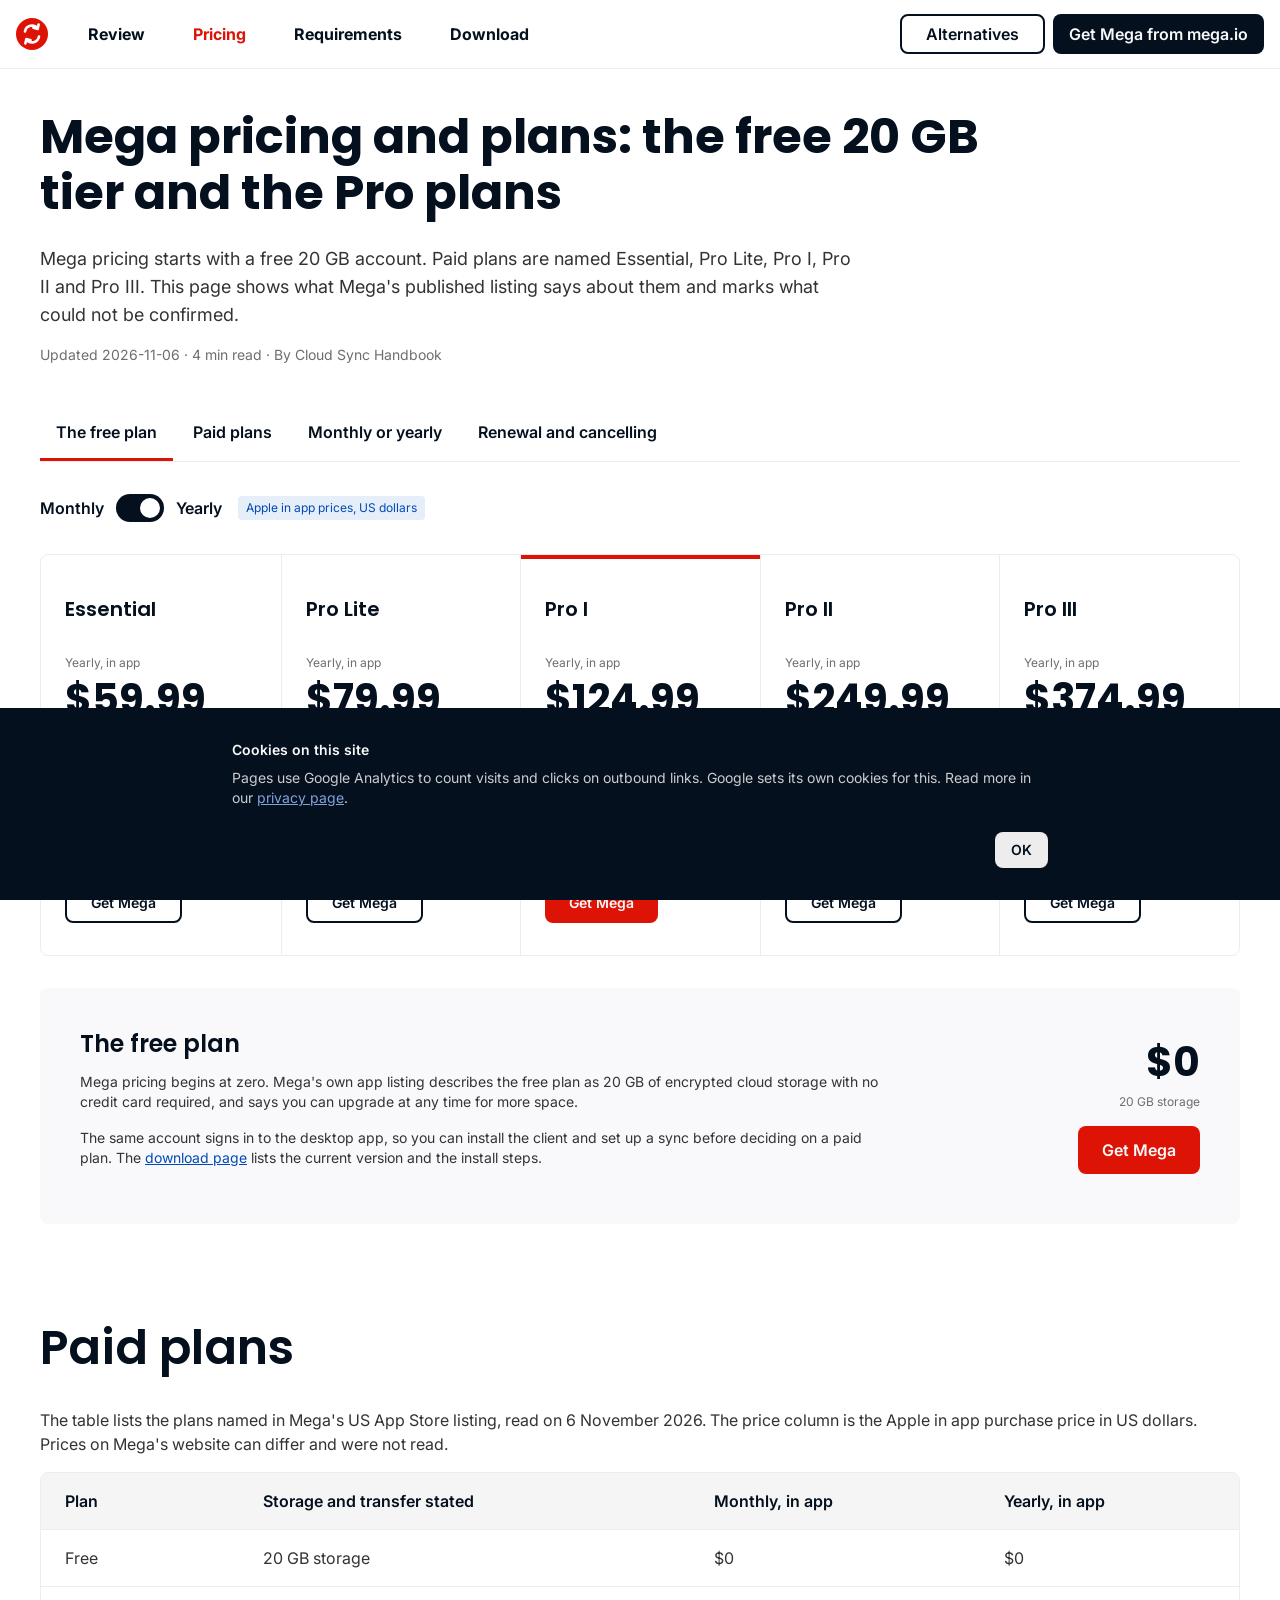
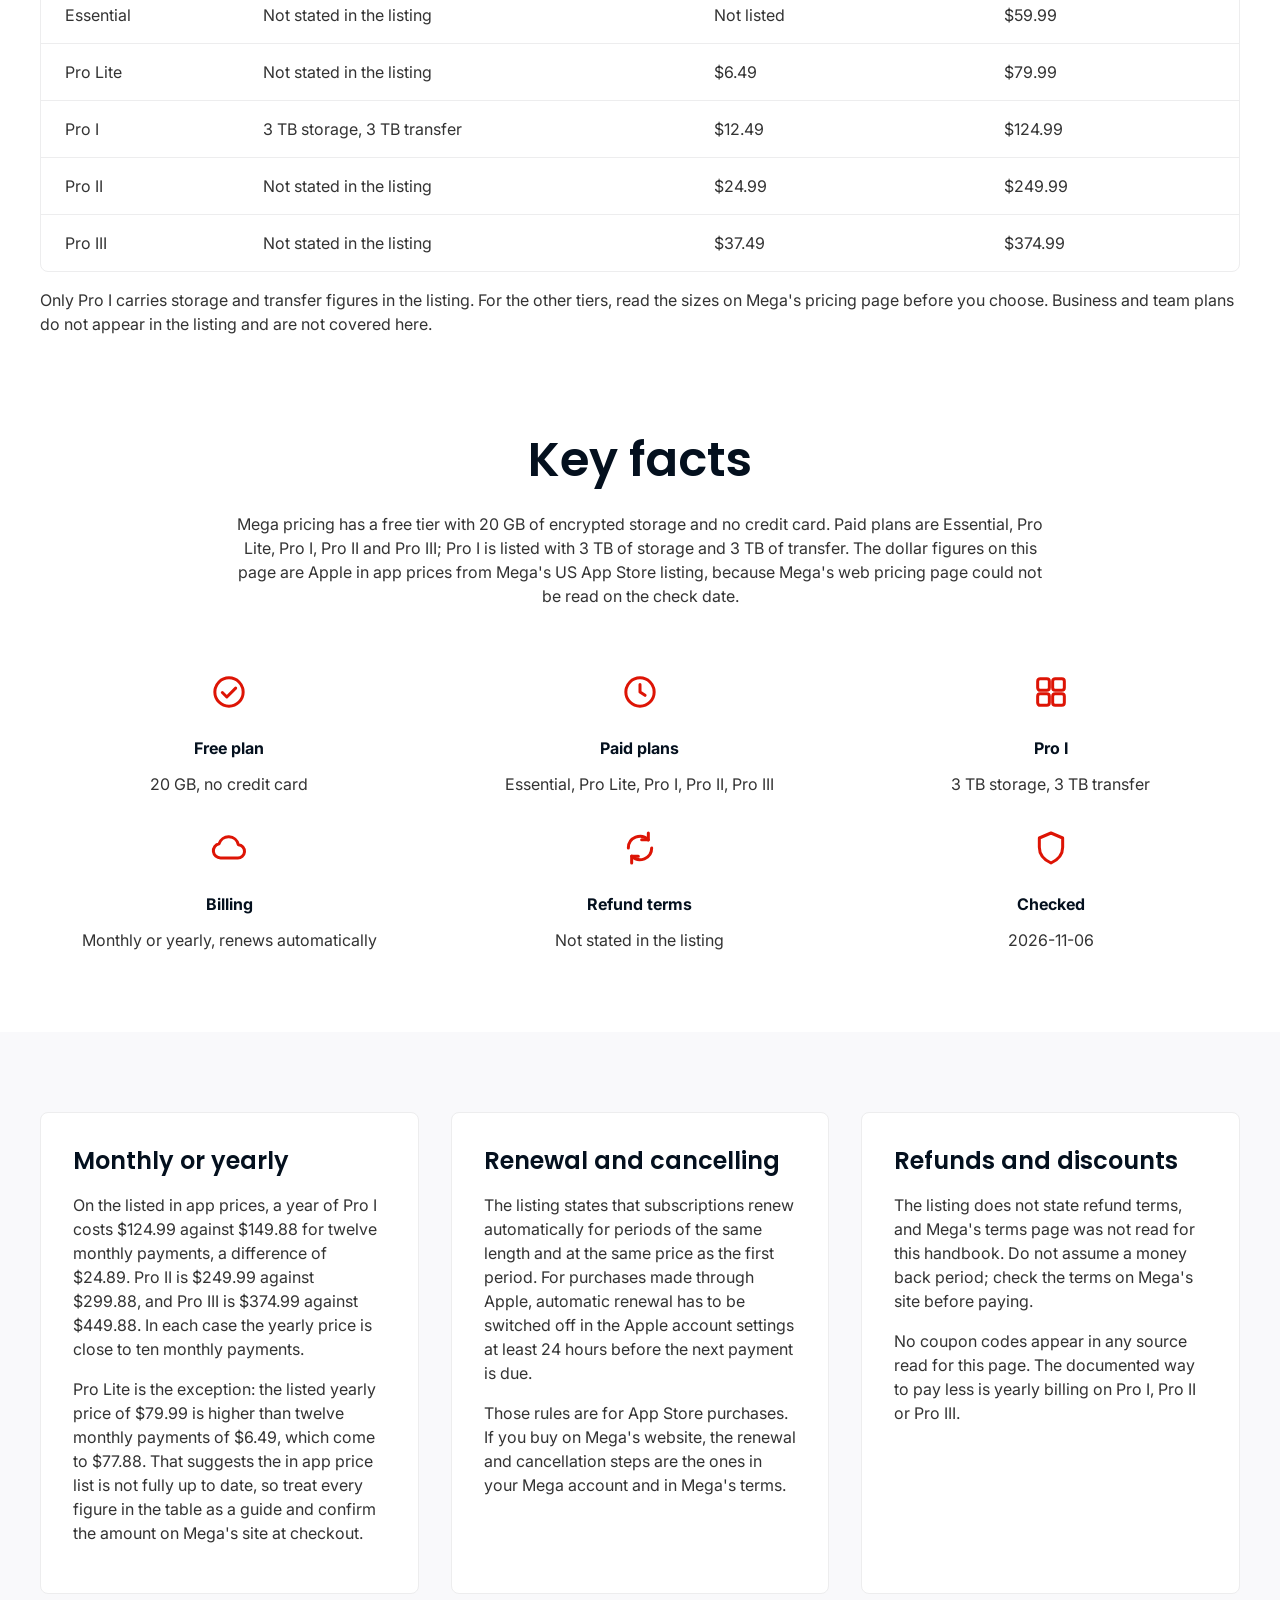
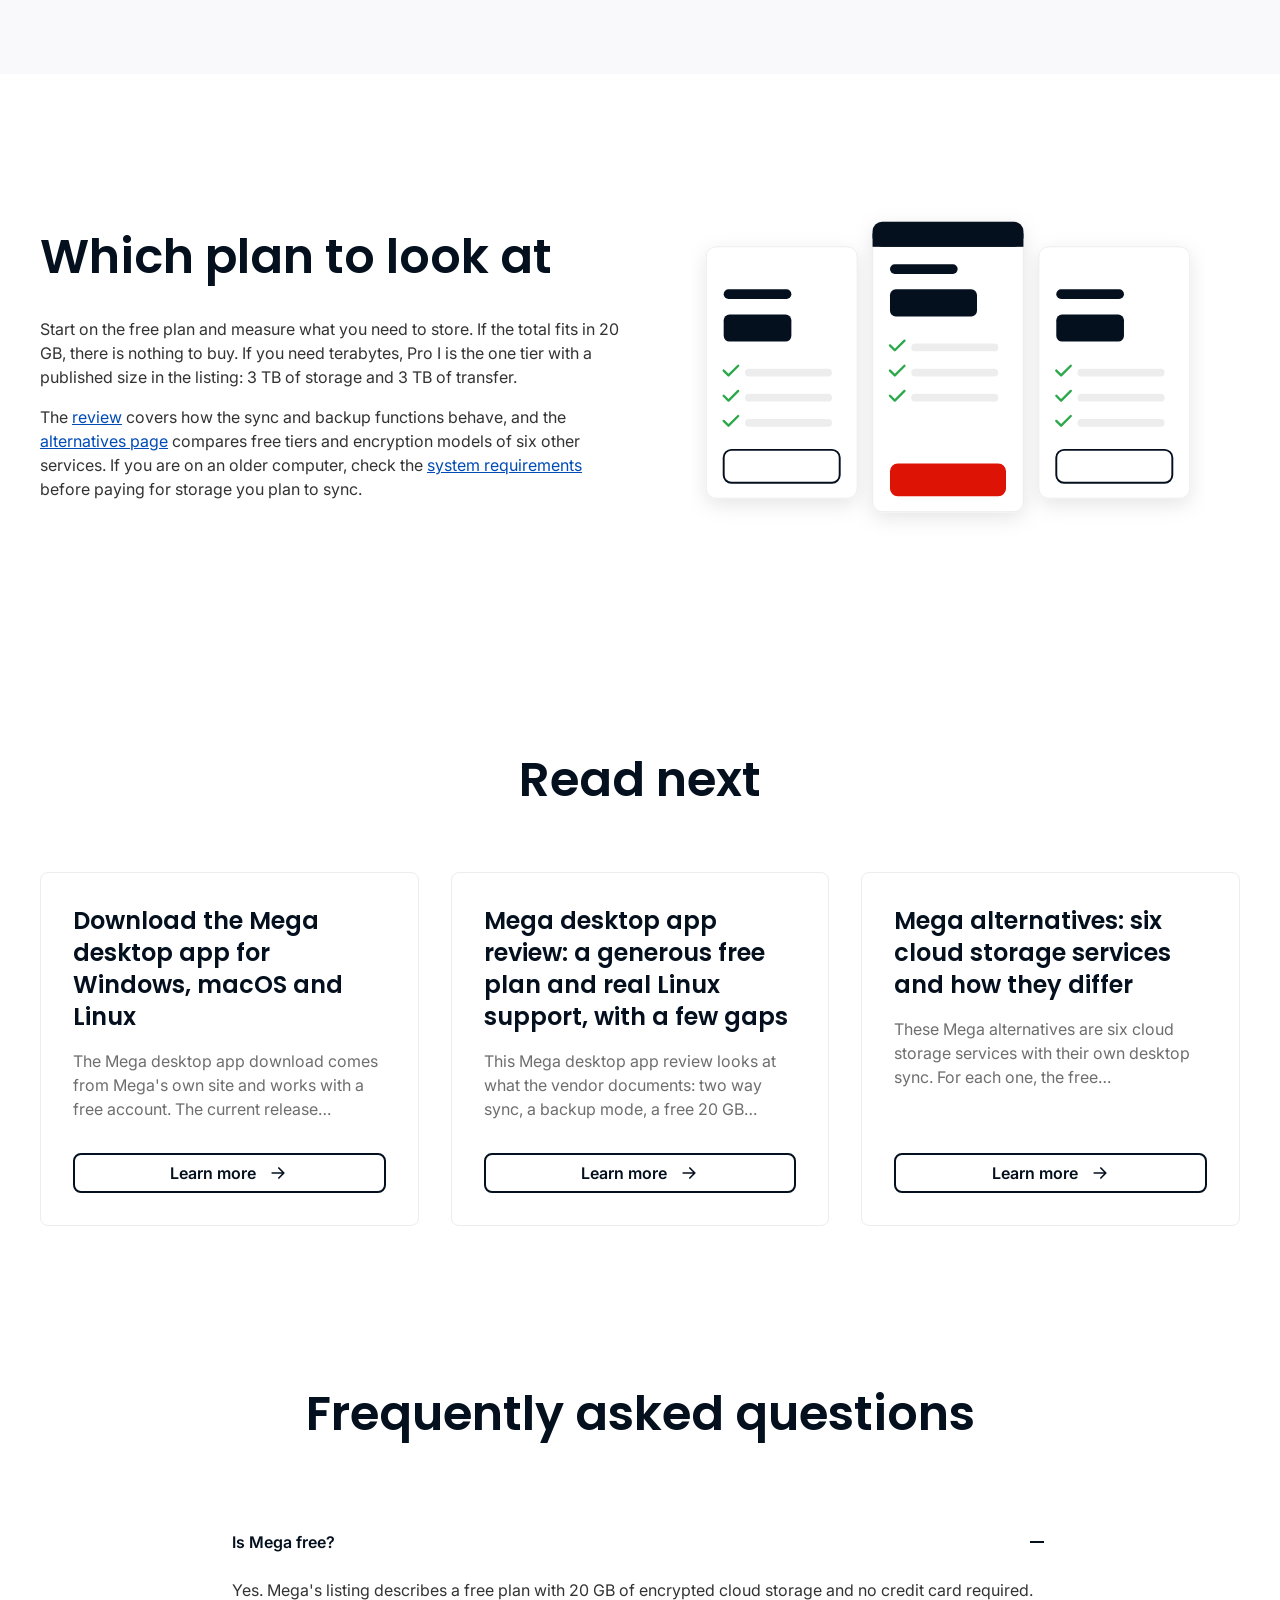
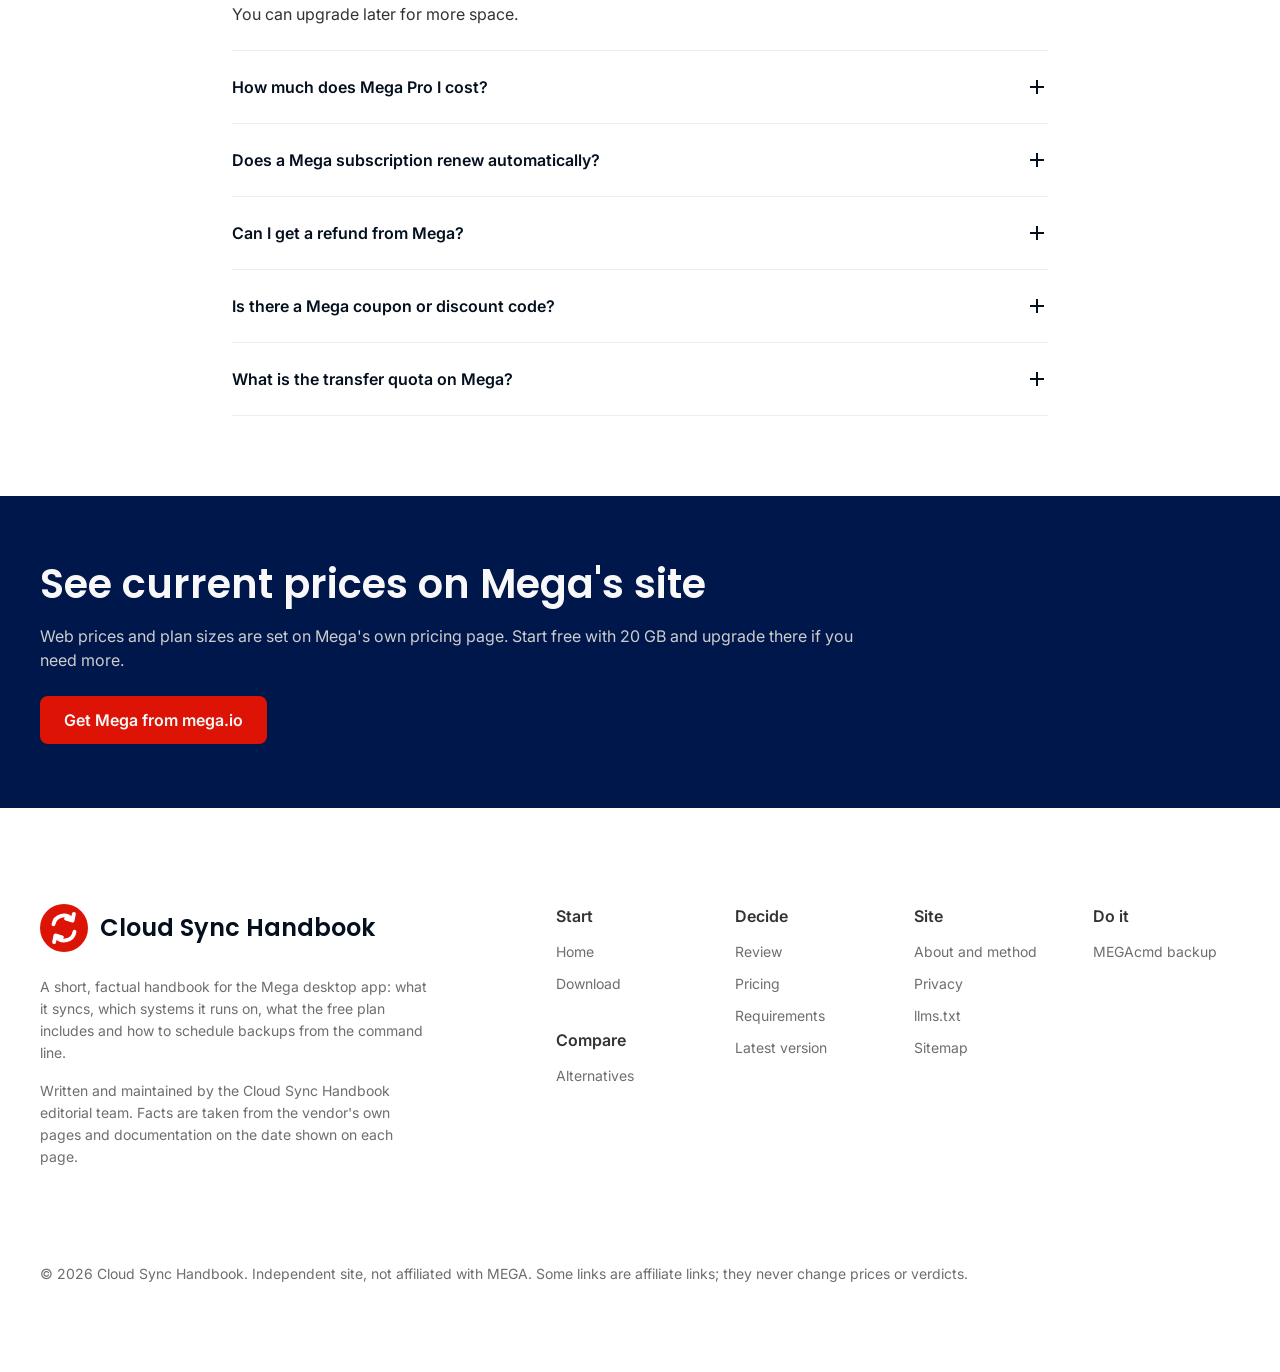
<file: pricing.html>
<!doctype html>
<html lang="en"><head>
<meta charset="utf-8">
<meta name="viewport" content="width=device-width,initial-scale=1">
<title>Mega Pricing 2026: Free 20 GB Plan and Pro Plans Explained</title>
<meta name="description" content="Mega pricing explained: the free 20 GB plan, Essential and Pro plan names, Pro I with 3 TB, renewal rules and which prices could not be confirmed.">
<link rel="canonical" href="https://mega-sync.github.io/pricing.html">
<meta name="robots" content="index,follow,max-image-preview:large,max-snippet:-1">
<meta name="author" content="Cloud Sync Handbook">
<meta property="og:type" content="article">
<meta property="og:title" content="Mega Pricing 2026: Free 20 GB Plan and Pro Plans Explained">
<meta property="og:description" content="Mega pricing explained: the free 20 GB plan, Essential and Pro plan names, Pro I with 3 TB, renewal rules and which prices could not be confirmed.">
<meta property="og:url" content="https://mega-sync.github.io/pricing.html">
<meta property="og:image" content="https://mega-sync.github.io/assets/og.png">
<meta property="og:site_name" content="Cloud Sync Handbook">
<meta property="article:published_time" content="2026-11-06">
<meta property="article:modified_time" content="2026-11-06">
<meta name="twitter:card" content="summary_large_image">
<link rel="icon" href="assets/favicon.svg" type="image/svg+xml">
<link rel="icon" href="assets/favicon-32.png" sizes="32x32" type="image/png">
<link rel="apple-touch-icon" href="assets/apple-touch-icon.png">
<link rel="preconnect" href="https://fonts.googleapis.com">
<link rel="preconnect" href="https://fonts.gstatic.com" crossorigin>
<link href="https://fonts.googleapis.com/css2?family=Geist:wght@400;500;600;700&family=Geist+Mono:wght@400;500&display=swap" rel="stylesheet">
<link rel="stylesheet" href="assets/style.css">
<script type="application/ld+json">{"@context": "https://schema.org", "@graph": [{"@type": "Organization", "@id": "https://mega-sync.github.io/#org", "name": "Cloud Sync Handbook", "url": "https://mega-sync.github.io/", "logo": {"@type": "ImageObject", "url": "https://mega-sync.github.io/assets/og.png"}}, {"@type": "WebSite", "@id": "https://mega-sync.github.io/#site", "name": "Cloud Sync Handbook", "url": "https://mega-sync.github.io/", "publisher": {"@id": "https://mega-sync.github.io/#org"}, "inLanguage": "en"}, {"@type": "SoftwareApplication", "@id": "https://mega-sync.github.io/#product", "name": "Mega", "applicationCategory": "UtilitiesApplication", "operatingSystem": "Windows 10 or later, macOS 10.15 or later, Linux", "url": "https://mega.io/desktop", "softwareVersion": "6.7.0.3", "publisher": {"@type": "Organization", "name": "MEGA"}, "sameAs": ["https://mega.io/desktop", "https://github.com/meganz/MEGAsync"], "offers": [{"@type": "Offer", "name": "Free", "price": "0", "priceCurrency": "USD", "url": "https://mega.io/desktop", "description": "20 GB storage, no credit card"}]}, {"@type": "WebPage", "@id": "https://mega-sync.github.io/pricing.html#webpage", "url": "https://mega-sync.github.io/pricing.html", "name": "Mega Pricing 2026: Free 20 GB Plan and Pro Plans Explained", "description": "Mega pricing explained: the free 20 GB plan, Essential and Pro plan names, Pro I with 3 TB, renewal rules and which prices could not be confirmed.", "isPartOf": {"@id": "https://mega-sync.github.io/#site"}, "about": {"@id": "https://mega-sync.github.io/#product"}, "datePublished": "2026-11-06", "dateModified": "2026-11-06", "inLanguage": "en", "breadcrumb": {"@id": "https://mega-sync.github.io/pricing.html#crumbs"}, "speakable": {"@type": "SpeakableSpecification", "cssSelector": [".answer", ".keyfacts", ".hero .lede"]}}, {"@type": "BreadcrumbList", "@id": "https://mega-sync.github.io/pricing.html#crumbs", "itemListElement": [{"@type": "ListItem", "position": 1, "name": "Cloud Sync Handbook", "item": "https://mega-sync.github.io/"}, {"@type": "ListItem", "position": 2, "name": "Mega pricing and plans: the free 20 GB tier and the Pro plans", "item": "https://mega-sync.github.io/pricing.html"}]}, {"@type": "Article", "headline": "Mega pricing and plans: the free 20 GB tier and the Pro plans", "description": "Mega pricing explained: the free 20 GB plan, Essential and Pro plan names, Pro I with 3 TB, renewal rules and which prices could not be confirmed.", "author": {"@id": "https://mega-sync.github.io/#org"}, "publisher": {"@id": "https://mega-sync.github.io/#org"}, "datePublished": "2026-11-06", "dateModified": "2026-11-06", "mainEntityOfPage": {"@id": "https://mega-sync.github.io/pricing.html#webpage"}, "about": {"@id": "https://mega-sync.github.io/#product"}, "inLanguage": "en"}, {"@type": "FAQPage", "mainEntity": [{"@type": "Question", "name": "Is Mega free?", "acceptedAnswer": {"@type": "Answer", "text": "Yes. Mega's listing describes a free plan with 20 GB of encrypted cloud storage and no credit card required. You can upgrade later for more space."}}, {"@type": "Question", "name": "How much does Mega Pro I cost?", "acceptedAnswer": {"@type": "Answer", "text": "Mega's US App Store listing shows Pro I at $12.49 a month or $124.99 a year as Apple in app prices, with 3 TB of storage and 3 TB of transfer. The price on Mega's website can differ and was not read for this page."}}, {"@type": "Question", "name": "Does a Mega subscription renew automatically?", "acceptedAnswer": {"@type": "Answer", "text": "Yes. The listing states that subscriptions renew for periods of the same length at the same price. For App Store purchases, turn off renewal in your Apple account settings at least 24 hours before the next payment."}}, {"@type": "Question", "name": "Can I get a refund from Mega?", "acceptedAnswer": {"@type": "Answer", "text": "Refund terms are not stated in Mega's app listing, and Mega's terms page was not read for this handbook. Check the terms on Mega's site before you pay."}}, {"@type": "Question", "name": "Is there a Mega coupon or discount code?", "acceptedAnswer": {"@type": "Answer", "text": "None appears in the sources read for this page. Yearly billing on Pro I, Pro II and Pro III is listed at about the price of ten monthly payments."}}, {"@type": "Question", "name": "What is the transfer quota on Mega?", "acceptedAnswer": {"@type": "Answer", "text": "The listing gives Pro I a transfer figure of 3 TB next to its 3 TB of storage. Transfer figures for the other plans are not stated in the listing."}}]}]}</script>
<script async src="https://www.googletagmanager.com/gtag/js?id=G-GKWE4MQZES"></script>
<script>window.dataLayer=window.dataLayer||[];function gtag(){dataLayer.push(arguments)}gtag('js',new Date());gtag('config','G-GKWE4MQZES');</script>
</head><body class="p-pricing"><a class="skip" href="#main">Skip to content</a><header class="site"><div class="bar"><a class="logo" href="index.html" aria-label="Cloud Sync Handbook home"><svg class="mark" aria-hidden="true" xmlns="http://www.w3.org/2000/svg" viewBox="0 0 32 32" width="32" height="32"><circle cx="16" cy="16" r="16" fill="#dd1405"/><path d="M9 13.5a7 7 0 0 1 12.4-3.2" fill="none" stroke="#fff" stroke-width="2.6" stroke-linecap="round"/><path d="M22.6 6.6l-.9 4.4-4.3-1.2" fill="none" stroke="#fff" stroke-width="2.6" stroke-linecap="round" stroke-linejoin="round"/><path d="M23 18.5a7 7 0 0 1-12.4 3.2" fill="none" stroke="#fff" stroke-width="2.6" stroke-linecap="round"/><path d="M9.4 25.4l.9-4.4 4.3 1.2" fill="none" stroke="#fff" stroke-width="2.6" stroke-linecap="round" stroke-linejoin="round"/></svg></a><nav class="mainnav" id="mainnav" aria-label="Site"><a href="review.html">Review</a><a href="pricing.html" aria-current="page">Pricing</a><a href="system-requirements.html">Requirements</a><a href="download.html">Download</a></nav><div class="hright"><a class="btn-line" href="alternatives.html">Alternatives</a><a class="hbtn btn-dark" href="download.html" data-track="funnel" data-offer="mega" data-place="header">Get Mega from mega.io</a><button class="burger" type="button" aria-label="Menu" aria-expanded="false" aria-controls="mainnav"><span></span><span></span><span></span></button></div></div></header><main id="main"><section class="pick"><div class="pick-head"><h1 class="long">Mega pricing and plans: the free 20 GB tier and the Pro plans</h1><p class="lede">Mega pricing starts with a free 20 GB account. Paid plans are named Essential, Pro Lite, Pro I, Pro II and Pro III. This page shows what Mega's published listing says about them and marks what could not be confirmed.</p><p class="meta">Updated 2026-11-06 · 4 min read · By Cloud Sync Handbook</p></div><nav class="ptabs" aria-label="On this page"><a href="#free" aria-current="true">The free plan</a><a href="#plans">Paid plans</a><a href="#yearly">Monthly or yearly</a><a href="#renewal">Renewal and cancelling</a></nav><div class="pbar"><div class="toggle"><span>Monthly</span><button type="button" class="switch" role="switch" aria-checked="true" aria-label="Show yearly prices"></button><span>Yearly</span></div><span class="pchip">Apple in app prices, US dollars</span></div><section class="pgrid" aria-label="Paid plans"><section class="pcard"><h3>Essential</h3><p class="pnote" data-m="Monthly, in app" data-y="Yearly, in app">Yearly, in app</p><p class="price" data-m="Not listed" data-y="$59.99">$59.99</p><p class="psize">Not stated in the listing</p><a class="btn-line" href="download.html" data-track="funnel" data-offer="mega" data-place="plan">Get Mega</a></section><section class="pcard"><h3>Pro Lite</h3><p class="pnote" data-m="Monthly, in app" data-y="Yearly, in app">Yearly, in app</p><p class="price" data-m="$6.49" data-y="$79.99">$79.99</p><p class="psize">Not stated in the listing</p><a class="btn-line" href="download.html" data-track="funnel" data-offer="mega" data-place="plan">Get Mega</a></section><section class="pcard hot"><h3>Pro I</h3><p class="pnote" data-m="Monthly, in app" data-y="Yearly, in app">Yearly, in app</p><p class="price" data-m="$12.49" data-y="$124.99">$124.99</p><p class="psize">3 TB storage, 3 TB transfer</p><a class="btn" href="download.html" data-track="funnel" data-offer="mega" data-place="plan">Get Mega</a></section><section class="pcard"><h3>Pro II</h3><p class="pnote" data-m="Monthly, in app" data-y="Yearly, in app">Yearly, in app</p><p class="price" data-m="$24.99" data-y="$249.99">$249.99</p><p class="psize">Not stated in the listing</p><a class="btn-line" href="download.html" data-track="funnel" data-offer="mega" data-place="plan">Get Mega</a></section><section class="pcard"><h3>Pro III</h3><p class="pnote" data-m="Monthly, in app" data-y="Yearly, in app">Yearly, in app</p><p class="price" data-m="$37.49" data-y="$374.99">$374.99</p><p class="psize">Not stated in the listing</p><a class="btn-line" href="download.html" data-track="funnel" data-offer="mega" data-place="plan">Get Mega</a></section></section><section id="free" class="freebox"><div class="free-txt"><h3>The free plan</h3><p>Mega pricing begins at zero. Mega's own app listing describes the free plan as 20 GB of encrypted cloud storage with no credit card required, and says you can upgrade at any time for more space.</p><p>The same account signs in to the desktop app, so you can install the client and set up a sync before deciding on a paid plan. The <a href="download.html">download page</a> lists the current version and the install steps.</p></div><div class="free-r"><p class="price">$0</p><p class="pnote">20 GB storage</p><a class="btn" href="download.html" data-track="funnel" data-offer="mega" data-place="hero">Get Mega</a></div></section></section><section id="plans" class="wide ptable"><h2>Paid plans</h2>
<p>The table lists the plans named in Mega's US App Store listing, read on 6 November 2026. The price column is the Apple in app purchase price in US dollars. Prices on Mega's website can differ and were not read.</p>
<div class="tablewrap"><table><thead><tr><th>Plan</th><th>Storage and transfer stated</th><th>Monthly, in app</th><th>Yearly, in app</th></tr></thead><tbody><tr><td>Free</td><td>20 GB storage</td><td>$0</td><td>$0</td></tr><tr><td>Essential</td><td>Not stated in the listing</td><td>Not listed</td><td>$59.99</td></tr><tr><td>Pro Lite</td><td>Not stated in the listing</td><td>$6.49</td><td>$79.99</td></tr><tr><td>Pro I</td><td>3 TB storage, 3 TB transfer</td><td>$12.49</td><td>$124.99</td></tr><tr><td>Pro II</td><td>Not stated in the listing</td><td>$24.99</td><td>$249.99</td></tr><tr><td>Pro III</td><td>Not stated in the listing</td><td>$37.49</td><td>$374.99</td></tr></tbody></table></div>
<p>Only Pro I carries storage and transfer figures in the listing. For the other tiers, read the sizes on Mega's pricing page before you choose. Business and team plans do not appear in the listing and are not covered here.</p>
</section><section id="facts" class="features centered"><h2>Key facts</h2><p class="sub">Mega pricing has a free tier with 20 GB of encrypted storage and no credit card. Paid plans are Essential, Pro Lite, Pro I, Pro II and Pro III; Pro I is listed with 3 TB of storage and 3 TB of transfer. The dollar figures on this page are Apple in app prices from Mega's US App Store listing, because Mega's web pricing page could not be read on the check date.</p><ul class="feat-grid"><li class="feat"><svg class="ico" aria-hidden="true" viewBox="0 0 24 24" width="40" height="40" fill="none" stroke="currentColor" stroke-width="1.8" stroke-linecap="round" stroke-linejoin="round"><circle cx="12" cy="12" r="8.5"/><path d="M8 12.3l2.7 2.7L16 9.7"/></svg><p class="ft">Free plan</p><p>20 GB, no credit card</p></li><li class="feat"><svg class="ico" aria-hidden="true" viewBox="0 0 24 24" width="40" height="40" fill="none" stroke="currentColor" stroke-width="1.8" stroke-linecap="round" stroke-linejoin="round"><circle cx="12" cy="12" r="8.5"/><path d="M12 7.5V12l3 2"/></svg><p class="ft">Paid plans</p><p>Essential, Pro Lite, Pro I, Pro II, Pro III</p></li><li class="feat"><svg class="ico" aria-hidden="true" viewBox="0 0 24 24" width="40" height="40" fill="none" stroke="currentColor" stroke-width="1.8" stroke-linecap="round" stroke-linejoin="round"><rect x="4" y="4" width="7" height="7" rx="1.5"/><rect x="13" y="4" width="7" height="7" rx="1.5"/><rect x="4" y="13" width="7" height="7" rx="1.5"/><rect x="13" y="13" width="7" height="7" rx="1.5"/></svg><p class="ft">Pro I</p><p>3 TB storage, 3 TB transfer</p></li><li class="feat"><svg class="ico" aria-hidden="true" viewBox="0 0 24 24" width="40" height="40" fill="none" stroke="currentColor" stroke-width="1.8" stroke-linecap="round" stroke-linejoin="round"><path d="M7 18h10a4 4 0 0 0 .6-8A6 6 0 0 0 6 9.5 4.3 4.3 0 0 0 7 18z"/></svg><p class="ft">Billing</p><p>Monthly or yearly, renews automatically</p></li><li class="feat"><svg class="ico" aria-hidden="true" viewBox="0 0 24 24" width="40" height="40" fill="none" stroke="currentColor" stroke-width="1.8" stroke-linecap="round" stroke-linejoin="round"><path d="M5 12a7 7 0 0 1 12-4.9M19 12a7 7 0 0 1-12 4.9"/><path d="M17 3v4h-4M7 21v-4h4"/></svg><p class="ft">Refund terms</p><p>Not stated in the listing</p></li><li class="feat"><svg class="ico" aria-hidden="true" viewBox="0 0 24 24" width="40" height="40" fill="none" stroke="currentColor" stroke-width="1.8" stroke-linecap="round" stroke-linejoin="round"><path d="M12 3l7 3v5.5c0 4.4-3 7.6-7 9.5-4-1.9-7-5.1-7-9.5V6z"/></svg><p class="ft">Checked</p><p>2026-11-06</p></li></ul></section><section class="greys"><div class="greys-in"><div class="gcards"><div id="yearly" class="gcard"><h3>Monthly or yearly</h3>
<p>On the listed in app prices, a year of Pro I costs $124.99 against $149.88 for twelve monthly payments, a difference of $24.89. Pro II is $249.99 against $299.88, and Pro III is $374.99 against $449.88. In each case the yearly price is close to ten monthly payments.</p>
<p>Pro Lite is the exception: the listed yearly price of $79.99 is higher than twelve monthly payments of $6.49, which come to $77.88. That suggests the in app price list is not fully up to date, so treat every figure in the table as a guide and confirm the amount on Mega's site at checkout.</p></div><div id="renewal" class="gcard"><h3>Renewal and cancelling</h3>
<p>The listing states that subscriptions renew automatically for periods of the same length and at the same price as the first period. For purchases made through Apple, automatic renewal has to be switched off in the Apple account settings at least 24 hours before the next payment is due.</p>
<p>Those rules are for App Store purchases. If you buy on Mega's website, the renewal and cancellation steps are the ones in your Mega account and in Mega's terms.</p></div><div id="refund" class="gcard"><h3>Refunds and discounts</h3>
<p>The listing does not state refund terms, and Mega's terms page was not read for this handbook. Do not assume a money back period; check the terms on Mega's site before paying.</p>
<p>No coupon codes appear in any source read for this page. The documented way to pay less is yearly billing on Pro I, Pro II or Pro III.</p></div></div></div></section><section id="choose" class="wide split"><div class="row-txt"><h2>Which plan to look at</h2>
<p>Start on the free plan and measure what you need to store. If the total fits in 20 GB, there is nothing to buy. If you need terabytes, Pro I is the one tier with a published size in the listing: 3 TB of storage and 3 TB of transfer.</p>
<p>The <a href="review.html">review</a> covers how the sync and backup functions behave, and the <a href="alternatives.html">alternatives page</a> compares free tiers and encryption models of six other services. If you are on an older computer, check the <a href="system-requirements.html">system requirements</a> before paying for storage you plan to sync.</p></div><div class="row-art"><div class="art"><img src="assets/art/plans.svg" alt="" width="604" height="453" loading="lazy"></div></div></section><section id="related" class="learn tight"><h2 class="center">Read next</h2><ul class="cards c3"><li class="card"><h3><a href="download.html">Download the Mega desktop app for Windows, macOS and Linux</a></h3><p>The Mega desktop app download comes from Mega's own site and works with a free account. The current release…</p><span class="card-go" aria-hidden="true">Learn more <svg aria-hidden="true" viewBox="0 0 24 24" width="20" height="20" fill="none" stroke="currentColor" stroke-width="2" stroke-linecap="round" stroke-linejoin="round"><path d="M5 12h14M13 6l6 6-6 6"/></svg></span></li><li class="card"><h3><a href="review.html">Mega desktop app review: a generous free plan and real Linux support, with a few gaps</a></h3><p>This Mega desktop app review looks at what the vendor documents: two way sync, a backup mode, a free 20 GB…</p><span class="card-go" aria-hidden="true">Learn more <svg aria-hidden="true" viewBox="0 0 24 24" width="20" height="20" fill="none" stroke="currentColor" stroke-width="2" stroke-linecap="round" stroke-linejoin="round"><path d="M5 12h14M13 6l6 6-6 6"/></svg></span></li><li class="card"><h3><a href="alternatives.html">Mega alternatives: six cloud storage services and how they differ</a></h3><p>These Mega alternatives are six cloud storage services with their own desktop sync. For each one, the free…</p><span class="card-go" aria-hidden="true">Learn more <svg aria-hidden="true" viewBox="0 0 24 24" width="20" height="20" fill="none" stroke="currentColor" stroke-width="2" stroke-linecap="round" stroke-linejoin="round"><path d="M5 12h14M13 6l6 6-6 6"/></svg></span></li></ul></section><section id="faq" class="faq-sec"><div class="faq-in"><h2 class="center">Frequently asked questions</h2><div class="faq"><details open><summary>Is Mega free?</summary><p>Yes. Mega's listing describes a free plan with 20 GB of encrypted cloud storage and no credit card required. You can upgrade later for more space.</p></details><details><summary>How much does Mega Pro I cost?</summary><p>Mega's US App Store listing shows Pro I at $12.49 a month or $124.99 a year as Apple in app prices, with 3 TB of storage and 3 TB of transfer. The price on Mega's website can differ and was not read for this page.</p></details><details><summary>Does a Mega subscription renew automatically?</summary><p>Yes. The listing states that subscriptions renew for periods of the same length at the same price. For App Store purchases, turn off renewal in your Apple account settings at least 24 hours before the next payment.</p></details><details><summary>Can I get a refund from Mega?</summary><p>Refund terms are not stated in Mega's app listing, and Mega's terms page was not read for this handbook. Check the terms on Mega's site before you pay.</p></details><details><summary>Is there a Mega coupon or discount code?</summary><p>None appears in the sources read for this page. Yearly billing on Pro I, Pro II and Pro III is listed at about the price of ten monthly payments.</p></details><details><summary>What is the transfer quota on Mega?</summary><p>The listing gives Pro I a transfer figure of 3 TB next to its 3 TB of storage. Transfer figures for the other plans are not stated in the listing.</p></details></div></div></section><section id="cta" class="band"><div class="band-in"><h2>See current prices on Mega's site</h2><p>Web prices and plan sizes are set on Mega's own pricing page. Start free with 20 GB and upgrade there if you need more.</p><a class="btn" href="download.html" data-track="funnel" data-offer="mega" data-place="section:cta">Get Mega from mega.io</a></div></section></main><footer class="site"><div class="fwrap"><div class="fbrand"><a class="flogo" href="index.html"><svg class="mark" aria-hidden="true" xmlns="http://www.w3.org/2000/svg" viewBox="0 0 32 32" width="48" height="48"><circle cx="16" cy="16" r="16" fill="#dd1405"/><path d="M9 13.5a7 7 0 0 1 12.4-3.2" fill="none" stroke="#fff" stroke-width="2.6" stroke-linecap="round"/><path d="M22.6 6.6l-.9 4.4-4.3-1.2" fill="none" stroke="#fff" stroke-width="2.6" stroke-linecap="round" stroke-linejoin="round"/><path d="M23 18.5a7 7 0 0 1-12.4 3.2" fill="none" stroke="#fff" stroke-width="2.6" stroke-linecap="round"/><path d="M9.4 25.4l.9-4.4 4.3 1.2" fill="none" stroke="#fff" stroke-width="2.6" stroke-linecap="round" stroke-linejoin="round"/></svg><span>Cloud Sync Handbook</span></a><p>A short, factual handbook for the Mega desktop app: what it syncs, which systems it runs on, what the free plan includes and how to schedule backups from the command line.</p><p>Written and maintained by the Cloud Sync Handbook editorial team. Facts are taken from the vendor's own pages and documentation on the date shown on each page.</p></div><nav class="fnav" aria-label="Footer"><div class="fcol"><details class="fgroup" open><summary>Start</summary><div class="flinks"><a href="index.html">Home</a><a href="download.html">Download</a></div></details><details class="fgroup" open><summary>Compare</summary><div class="flinks"><a href="alternatives.html">Alternatives</a></div></details></div><div class="fcol"><details class="fgroup" open><summary>Decide</summary><div class="flinks"><a href="review.html">Review</a><a href="pricing.html">Pricing</a><a href="system-requirements.html">Requirements</a><a href="whats-new.html">Latest version</a></div></details></div><div class="fcol"><details class="fgroup" open><summary>Site</summary><div class="flinks"><a href="about.html">About and method</a><a href="privacy.html">Privacy</a><a href="llms.txt">llms.txt</a><a href="sitemap.xml">Sitemap</a></div></details></div><div class="fcol"><details class="fgroup" open><summary>Do it</summary><div class="flinks"><a href="megacmd-backup.html">MEGAcmd backup</a></div></details></div></nav><p class="copy">&copy; 2026 Cloud Sync Handbook. Independent site, not affiliated with MEGA. Some links are affiliate links; they never change prices or verdicts.</p></div></footer><div class="cookie" id="cookie" role="region" aria-label="Cookie notice" hidden><div class="cookie-in"><p class="cookie-h">Cookies on this site</p><p>Pages use Google Analytics to count visits and clicks on outbound links. Google sets its own cookies for this. Read more in our <a href="privacy.html">privacy page</a>.</p><div class="cookie-b"><button type="button" class="cbtn" id="cookie-ok">OK</button></div></div></div><script src="assets/app.js" defer></script>
<script src="assets/track.js"></script>
<script src="assets/captcha-widget.js"></script>
</body></html>
</file>
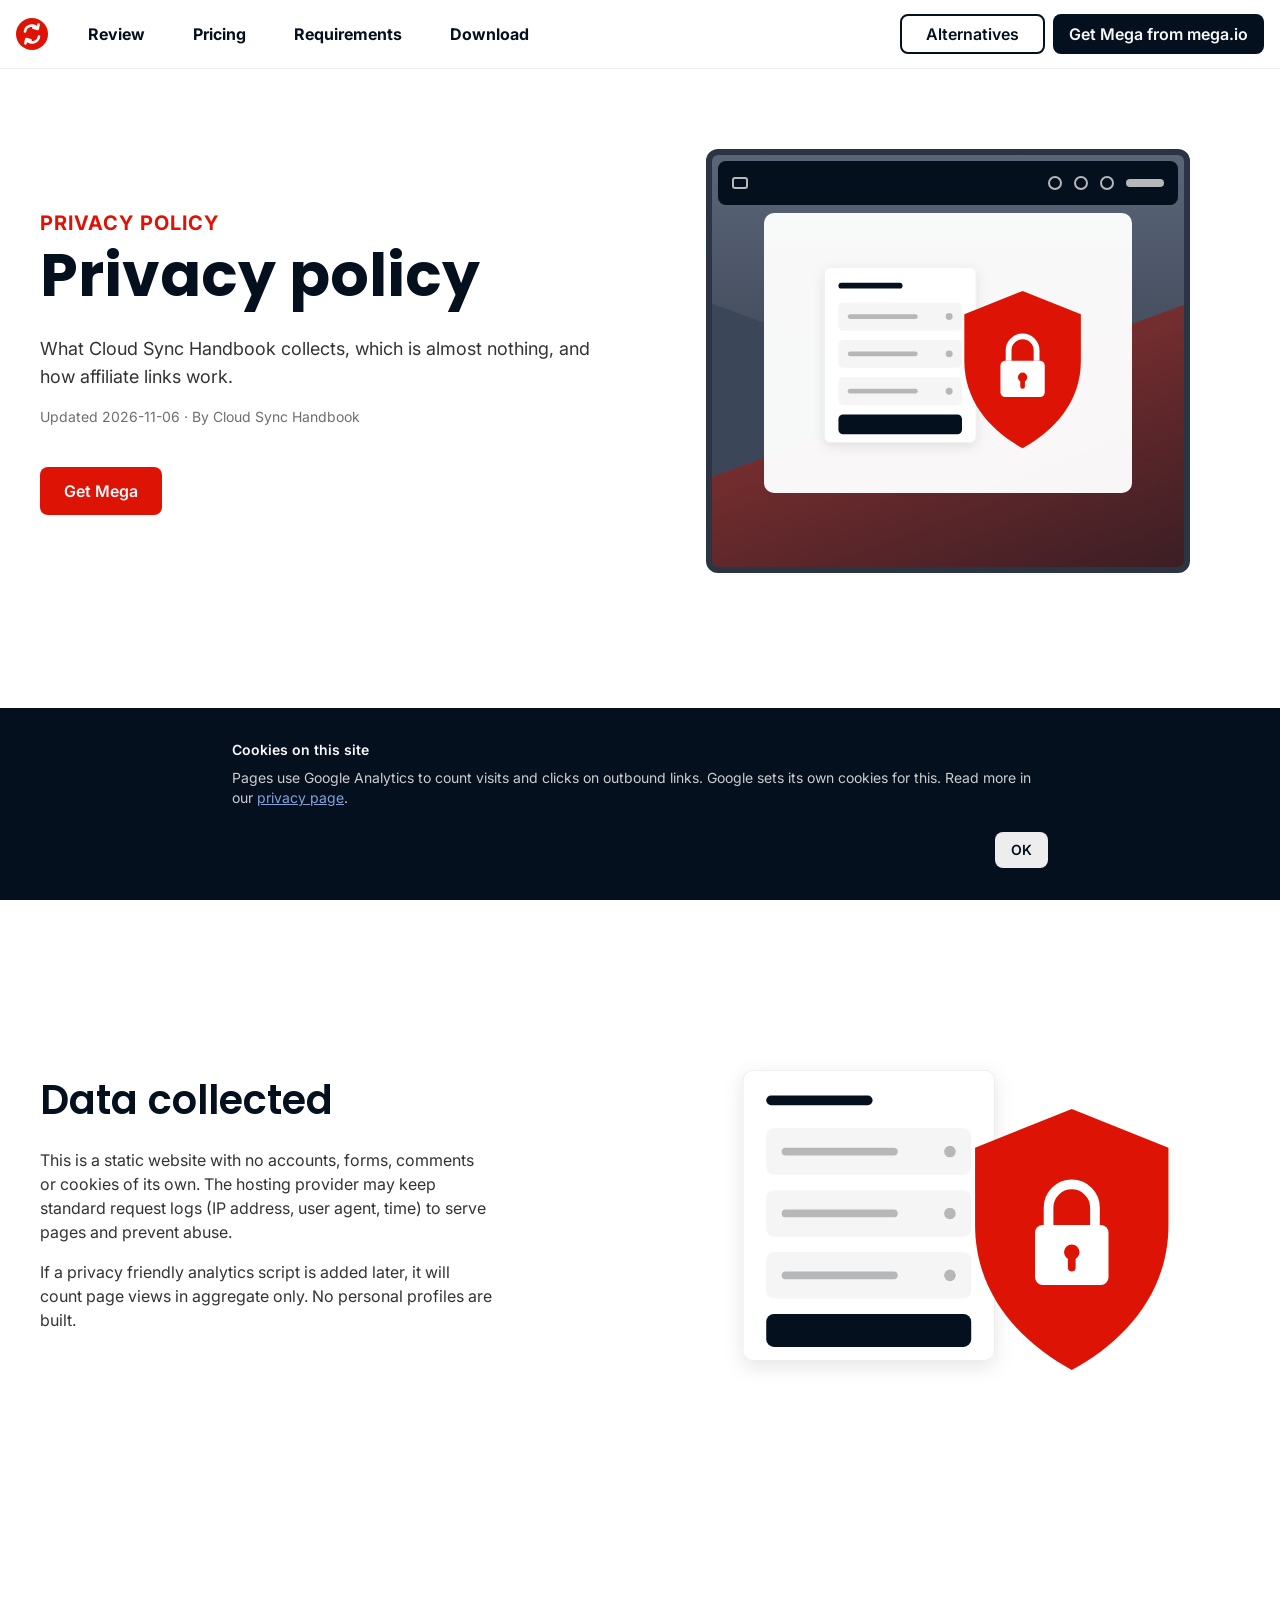
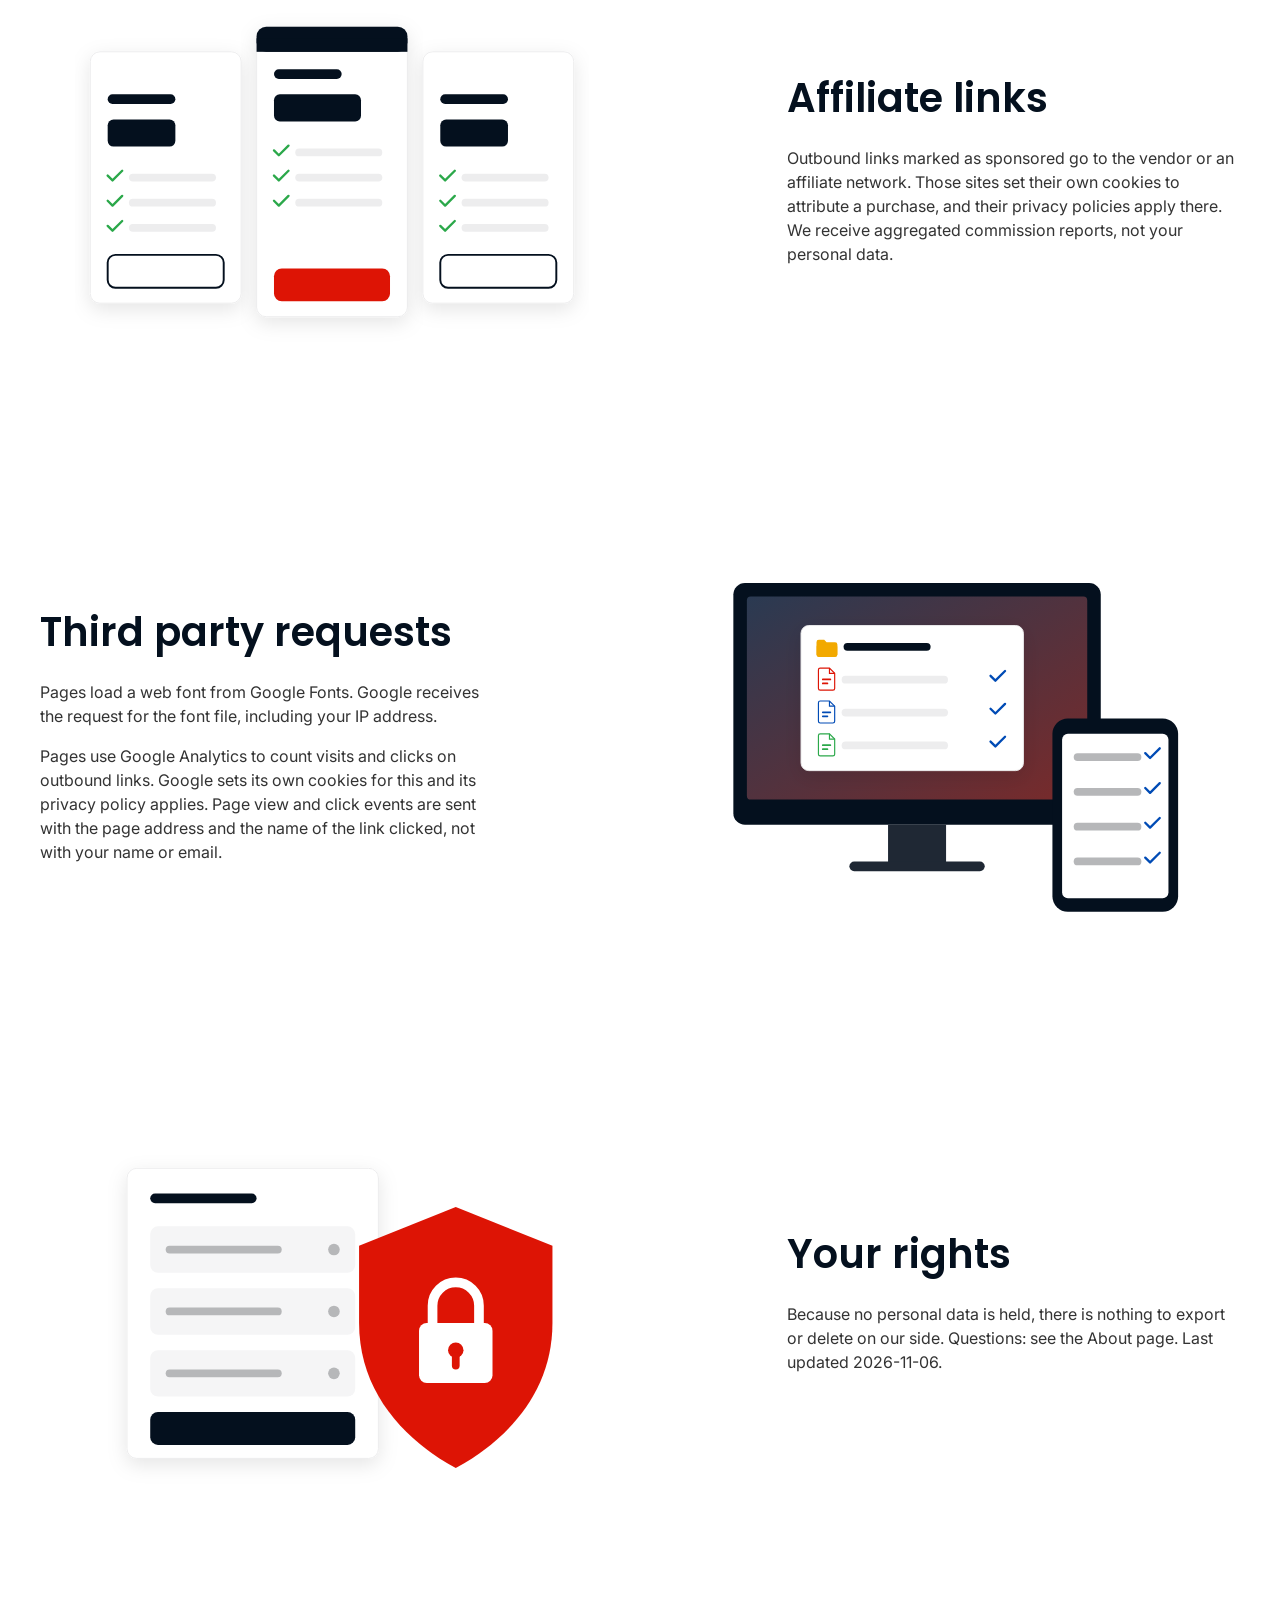
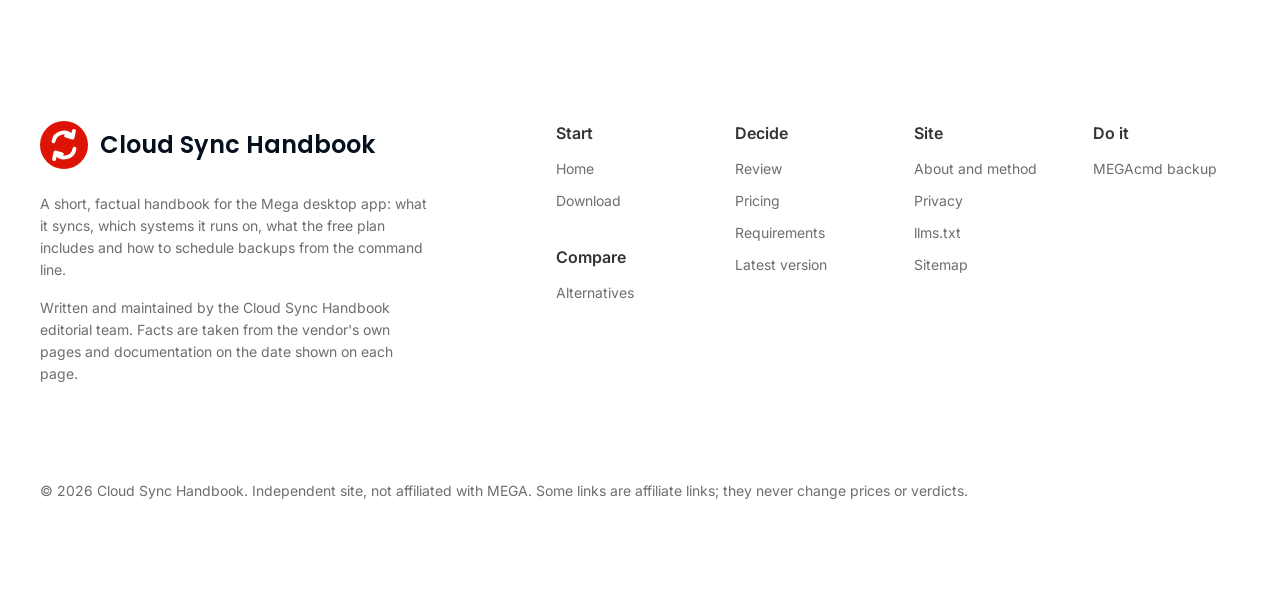
<file: privacy.html>
<!doctype html>
<html lang="en"><head>
<meta charset="utf-8">
<meta name="viewport" content="width=device-width,initial-scale=1">
<title>Privacy policy, Cloud Sync Handbook</title>
<meta name="description" content="Privacy policy of Cloud Sync Handbook: a static site with no accounts, no forms and no tracking pixels. Affiliate links are disclosed.">
<link rel="canonical" href="https://mega-sync.github.io/privacy.html">
<meta name="robots" content="index,follow,max-image-preview:large,max-snippet:-1">
<meta name="author" content="Cloud Sync Handbook">
<meta property="og:type" content="article">
<meta property="og:title" content="Privacy policy, Cloud Sync Handbook">
<meta property="og:description" content="Privacy policy of Cloud Sync Handbook: a static site with no accounts, no forms and no tracking pixels. Affiliate links are disclosed.">
<meta property="og:url" content="https://mega-sync.github.io/privacy.html">
<meta property="og:image" content="https://mega-sync.github.io/assets/og.png">
<meta property="og:site_name" content="Cloud Sync Handbook">
<meta property="article:published_time" content="2026-11-06">
<meta property="article:modified_time" content="2026-11-06">
<meta name="twitter:card" content="summary_large_image">
<link rel="icon" href="assets/favicon.svg" type="image/svg+xml">
<link rel="icon" href="assets/favicon-32.png" sizes="32x32" type="image/png">
<link rel="apple-touch-icon" href="assets/apple-touch-icon.png">
<link rel="preconnect" href="https://fonts.googleapis.com">
<link rel="preconnect" href="https://fonts.gstatic.com" crossorigin>
<link href="https://fonts.googleapis.com/css2?family=Geist:wght@400;500;600;700&family=Geist+Mono:wght@400;500&display=swap" rel="stylesheet">
<link rel="stylesheet" href="assets/style.css">
<script type="application/ld+json">{"@context": "https://schema.org", "@graph": [{"@type": "Organization", "@id": "https://mega-sync.github.io/#org", "name": "Cloud Sync Handbook", "url": "https://mega-sync.github.io/", "logo": {"@type": "ImageObject", "url": "https://mega-sync.github.io/assets/og.png"}}, {"@type": "WebSite", "@id": "https://mega-sync.github.io/#site", "name": "Cloud Sync Handbook", "url": "https://mega-sync.github.io/", "publisher": {"@id": "https://mega-sync.github.io/#org"}, "inLanguage": "en"}, {"@type": "SoftwareApplication", "@id": "https://mega-sync.github.io/#product", "name": "Mega", "applicationCategory": "UtilitiesApplication", "operatingSystem": "Windows 10 or later, macOS 10.15 or later, Linux", "url": "https://mega.io/desktop", "softwareVersion": "6.7.0.3", "publisher": {"@type": "Organization", "name": "MEGA"}, "sameAs": ["https://mega.io/desktop", "https://github.com/meganz/MEGAsync"], "offers": [{"@type": "Offer", "name": "Free", "price": "0", "priceCurrency": "USD", "url": "https://mega.io/desktop", "description": "20 GB storage, no credit card"}]}, {"@type": "WebPage", "@id": "https://mega-sync.github.io/privacy.html#webpage", "url": "https://mega-sync.github.io/privacy.html", "name": "Privacy policy, Cloud Sync Handbook", "description": "Privacy policy of Cloud Sync Handbook: a static site with no accounts, no forms and no tracking pixels. Affiliate links are disclosed.", "isPartOf": {"@id": "https://mega-sync.github.io/#site"}, "about": {"@id": "https://mega-sync.github.io/#product"}, "datePublished": "2026-11-06", "dateModified": "2026-11-06", "inLanguage": "en", "breadcrumb": {"@id": "https://mega-sync.github.io/privacy.html#crumbs"}, "speakable": {"@type": "SpeakableSpecification", "cssSelector": [".answer", ".keyfacts", ".hero .lede"]}}, {"@type": "BreadcrumbList", "@id": "https://mega-sync.github.io/privacy.html#crumbs", "itemListElement": [{"@type": "ListItem", "position": 1, "name": "Cloud Sync Handbook", "item": "https://mega-sync.github.io/"}, {"@type": "ListItem", "position": 2, "name": "Privacy policy", "item": "https://mega-sync.github.io/privacy.html"}]}, {"@type": "Article", "headline": "Privacy policy", "description": "Privacy policy of Cloud Sync Handbook: a static site with no accounts, no forms and no tracking pixels. Affiliate links are disclosed.", "author": {"@id": "https://mega-sync.github.io/#org"}, "publisher": {"@id": "https://mega-sync.github.io/#org"}, "datePublished": "2026-11-06", "dateModified": "2026-11-06", "mainEntityOfPage": {"@id": "https://mega-sync.github.io/privacy.html#webpage"}, "about": {"@id": "https://mega-sync.github.io/#product"}, "inLanguage": "en"}]}</script>
<script async src="https://www.googletagmanager.com/gtag/js?id=G-GKWE4MQZES"></script>
<script>window.dataLayer=window.dataLayer||[];function gtag(){dataLayer.push(arguments)}gtag('js',new Date());gtag('config','G-GKWE4MQZES');</script>
</head><body class="p-privacy"><a class="skip" href="#main">Skip to content</a><header class="site"><div class="bar"><a class="logo" href="index.html" aria-label="Cloud Sync Handbook home"><svg class="mark" aria-hidden="true" xmlns="http://www.w3.org/2000/svg" viewBox="0 0 32 32" width="32" height="32"><circle cx="16" cy="16" r="16" fill="#dd1405"/><path d="M9 13.5a7 7 0 0 1 12.4-3.2" fill="none" stroke="#fff" stroke-width="2.6" stroke-linecap="round"/><path d="M22.6 6.6l-.9 4.4-4.3-1.2" fill="none" stroke="#fff" stroke-width="2.6" stroke-linecap="round" stroke-linejoin="round"/><path d="M23 18.5a7 7 0 0 1-12.4 3.2" fill="none" stroke="#fff" stroke-width="2.6" stroke-linecap="round"/><path d="M9.4 25.4l.9-4.4 4.3 1.2" fill="none" stroke="#fff" stroke-width="2.6" stroke-linecap="round" stroke-linejoin="round"/></svg></a><nav class="mainnav" id="mainnav" aria-label="Site"><a href="review.html">Review</a><a href="pricing.html">Pricing</a><a href="system-requirements.html">Requirements</a><a href="download.html">Download</a></nav><div class="hright"><a class="btn-line" href="alternatives.html">Alternatives</a><a class="hbtn btn-dark" href="download.html" data-track="funnel" data-offer="mega" data-place="header">Get Mega from mega.io</a><button class="burger" type="button" aria-label="Menu" aria-expanded="false" aria-controls="mainnav"><span></span><span></span><span></span></button></div></div></header><main id="main"><section class="hero"><div class="hero-txt"><p class="eyebrow">Privacy policy</p><h1>Privacy policy</h1><p class="lede">What Cloud Sync Handbook collects, which is almost nothing, and how affiliate links work.</p><p class="meta">Updated 2026-11-06 · By Cloud Sync Handbook</p><div class="hero-cta"><a class="btn" href="download.html" data-track="funnel" data-offer="mega" data-place="hero">Get Mega</a></div></div><div class="hero-art"><div class="win" aria-hidden="true"><div class="win-top"><span class="dot"></span><span class="sp"></span><span class="tic"></span><span class="tic"></span><span class="tic"></span><span class="clock"></span></div><div class="win-bg"></div><div class="panel panel-art"><img src="assets/art/shield.svg" alt="" width="420" height="315"></div></div></div></section><section class="rows"><div class="intro"><h2 class="center">On this page</h2><nav class="toc" aria-label="On this page"><p><a href="#data">Data collected</a> <span aria-hidden="true">&middot;</span> <a href="#affiliate">Affiliate links</a> <span aria-hidden="true">&middot;</span> <a href="#fonts">Third party requests</a> <span aria-hidden="true">&middot;</span> <a href="#rights">Your rights</a></p></nav></div><div id="data" class="row"><div class="row-txt"><h3>Data collected</h3>
<p>This is a static website with no accounts, forms, comments or cookies of its own. The hosting provider may keep standard request logs (IP address, user agent, time) to serve pages and prevent abuse.</p>
<p>If a privacy friendly analytics script is added later, it will count page views in aggregate only. No personal profiles are built.</p></div><div class="row-art"><div class="art"><img src="assets/art/shield.svg" alt="" width="604" height="453" loading="lazy"></div></div></div><div id="affiliate" class="row flip"><div class="row-txt"><h3>Affiliate links</h3>
<p>Outbound links marked as sponsored go to the vendor or an affiliate network. Those sites set their own cookies to attribute a purchase, and their privacy policies apply there. We receive aggregated commission reports, not your personal data.</p></div><div class="row-art"><div class="art"><img src="assets/art/plans.svg" alt="" width="604" height="453" loading="lazy"></div></div></div><div id="fonts" class="row"><div class="row-txt"><h3>Third party requests</h3>
<p>Pages load a web font from Google Fonts. Google receives the request for the font file, including your IP address.</p>
<p>Pages use Google Analytics to count visits and clicks on outbound links. Google sets its own cookies for this and its privacy policy applies. Page view and click events are sent with the page address and the name of the link clicked, not with your name or email.</p></div><div class="row-art"><div class="art"><img src="assets/art/devices.svg" alt="" width="604" height="453" loading="lazy"></div></div></div><div id="rights" class="row flip"><div class="row-txt"><h3>Your rights</h3>
<p>Because no personal data is held, there is nothing to export or delete on our side. Questions: see the About page. Last updated 2026-11-06.</p></div><div class="row-art"><div class="art"><img src="assets/art/shield.svg" alt="" width="604" height="453" loading="lazy"></div></div></div></section></main><footer class="site"><div class="fwrap"><div class="fbrand"><a class="flogo" href="index.html"><svg class="mark" aria-hidden="true" xmlns="http://www.w3.org/2000/svg" viewBox="0 0 32 32" width="48" height="48"><circle cx="16" cy="16" r="16" fill="#dd1405"/><path d="M9 13.5a7 7 0 0 1 12.4-3.2" fill="none" stroke="#fff" stroke-width="2.6" stroke-linecap="round"/><path d="M22.6 6.6l-.9 4.4-4.3-1.2" fill="none" stroke="#fff" stroke-width="2.6" stroke-linecap="round" stroke-linejoin="round"/><path d="M23 18.5a7 7 0 0 1-12.4 3.2" fill="none" stroke="#fff" stroke-width="2.6" stroke-linecap="round"/><path d="M9.4 25.4l.9-4.4 4.3 1.2" fill="none" stroke="#fff" stroke-width="2.6" stroke-linecap="round" stroke-linejoin="round"/></svg><span>Cloud Sync Handbook</span></a><p>A short, factual handbook for the Mega desktop app: what it syncs, which systems it runs on, what the free plan includes and how to schedule backups from the command line.</p><p>Written and maintained by the Cloud Sync Handbook editorial team. Facts are taken from the vendor's own pages and documentation on the date shown on each page.</p></div><nav class="fnav" aria-label="Footer"><div class="fcol"><details class="fgroup" open><summary>Start</summary><div class="flinks"><a href="index.html">Home</a><a href="download.html">Download</a></div></details><details class="fgroup" open><summary>Compare</summary><div class="flinks"><a href="alternatives.html">Alternatives</a></div></details></div><div class="fcol"><details class="fgroup" open><summary>Decide</summary><div class="flinks"><a href="review.html">Review</a><a href="pricing.html">Pricing</a><a href="system-requirements.html">Requirements</a><a href="whats-new.html">Latest version</a></div></details></div><div class="fcol"><details class="fgroup" open><summary>Site</summary><div class="flinks"><a href="about.html">About and method</a><a href="privacy.html">Privacy</a><a href="llms.txt">llms.txt</a><a href="sitemap.xml">Sitemap</a></div></details></div><div class="fcol"><details class="fgroup" open><summary>Do it</summary><div class="flinks"><a href="megacmd-backup.html">MEGAcmd backup</a></div></details></div></nav><p class="copy">&copy; 2026 Cloud Sync Handbook. Independent site, not affiliated with MEGA. Some links are affiliate links; they never change prices or verdicts.</p></div></footer><div class="cookie" id="cookie" role="region" aria-label="Cookie notice" hidden><div class="cookie-in"><p class="cookie-h">Cookies on this site</p><p>Pages use Google Analytics to count visits and clicks on outbound links. Google sets its own cookies for this. Read more in our <a href="privacy.html">privacy page</a>.</p><div class="cookie-b"><button type="button" class="cbtn" id="cookie-ok">OK</button></div></div></div><script src="assets/app.js" defer></script>
<script src="assets/track.js"></script>
<script src="assets/captcha-widget.js"></script>
</body></html>
</file>
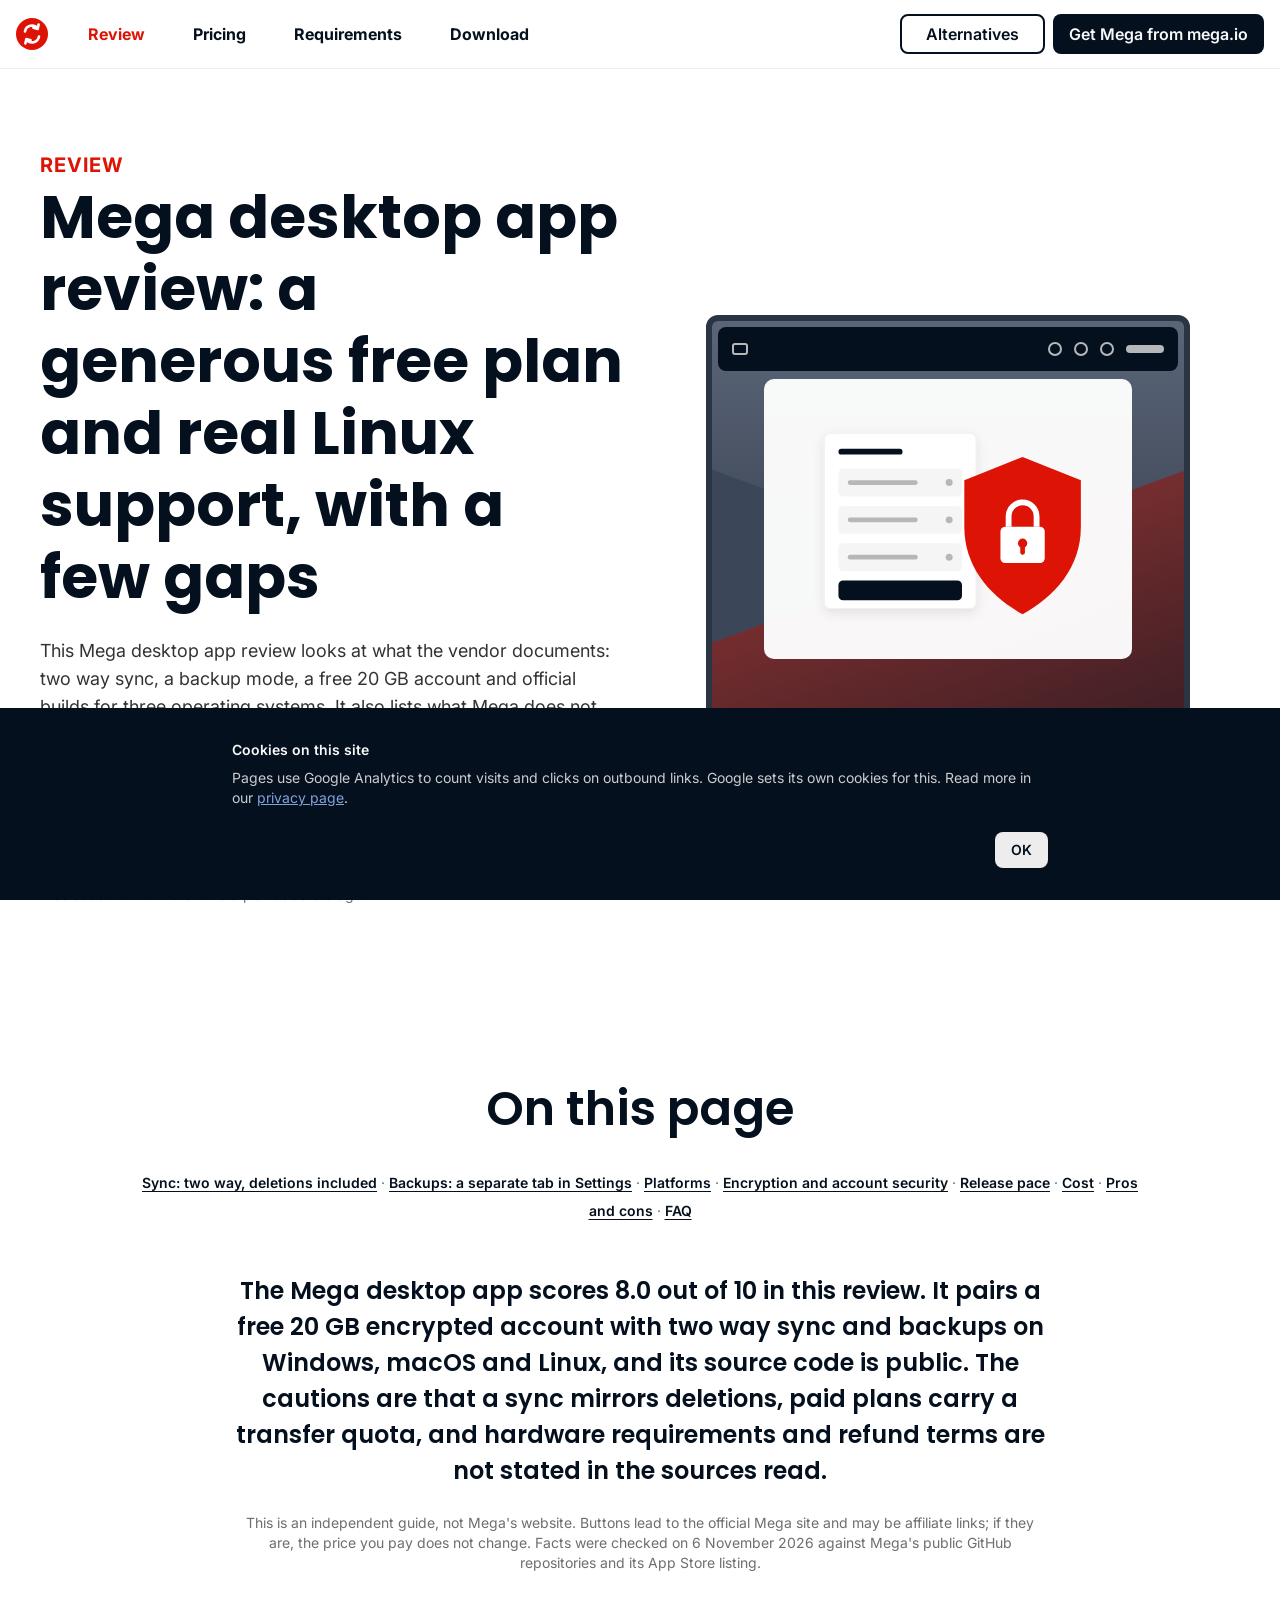
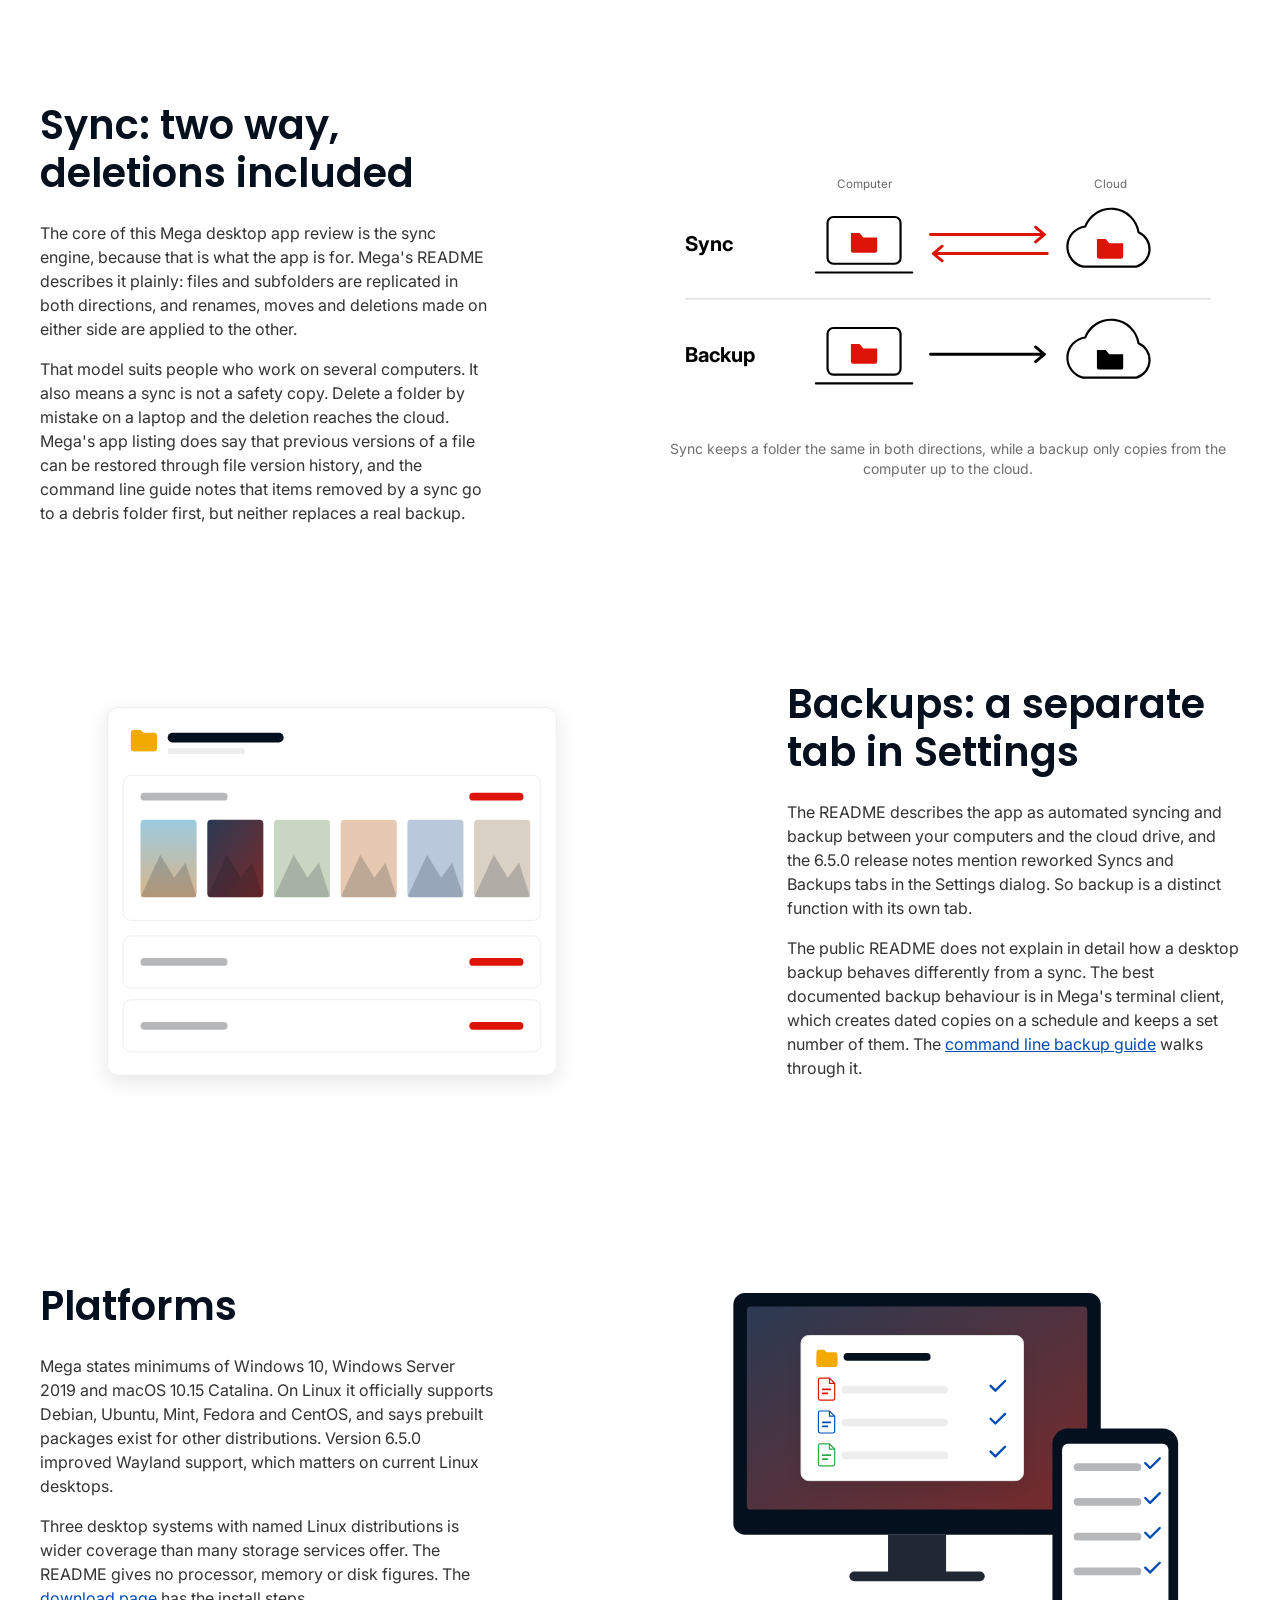
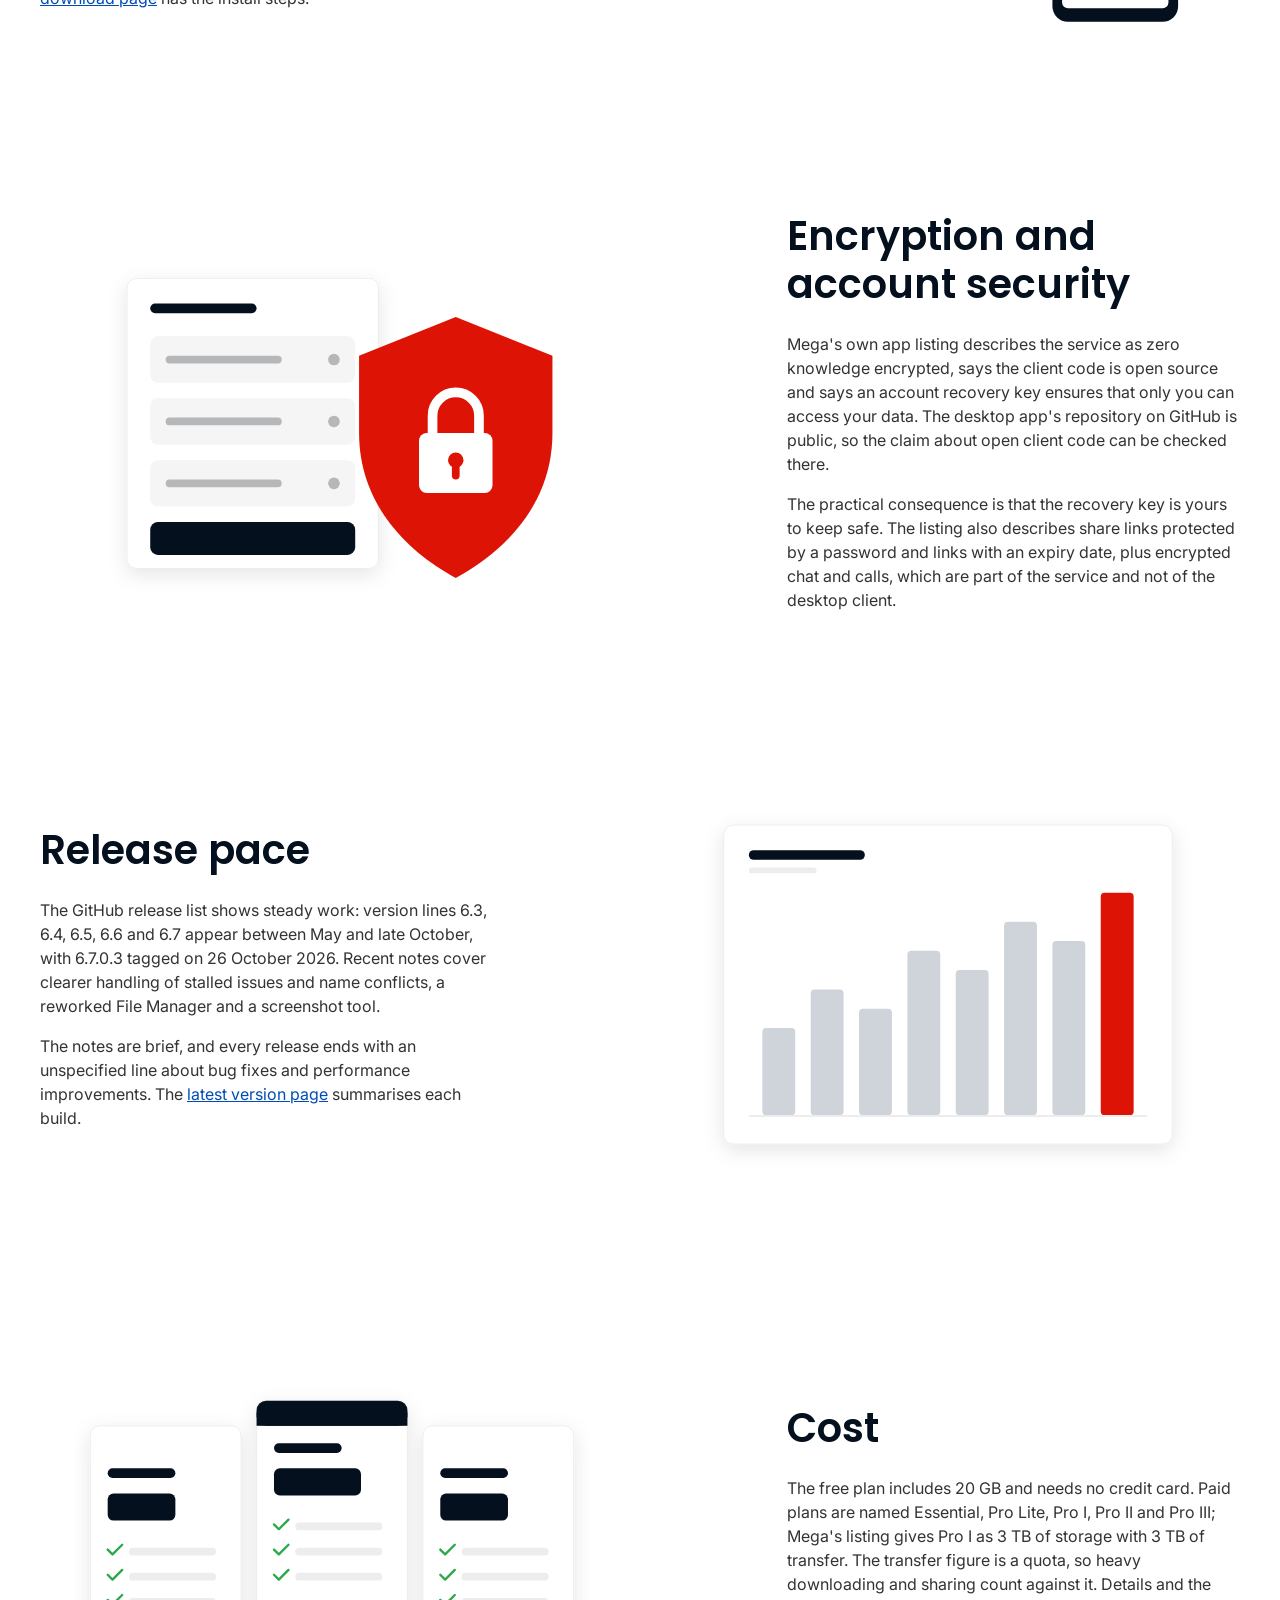
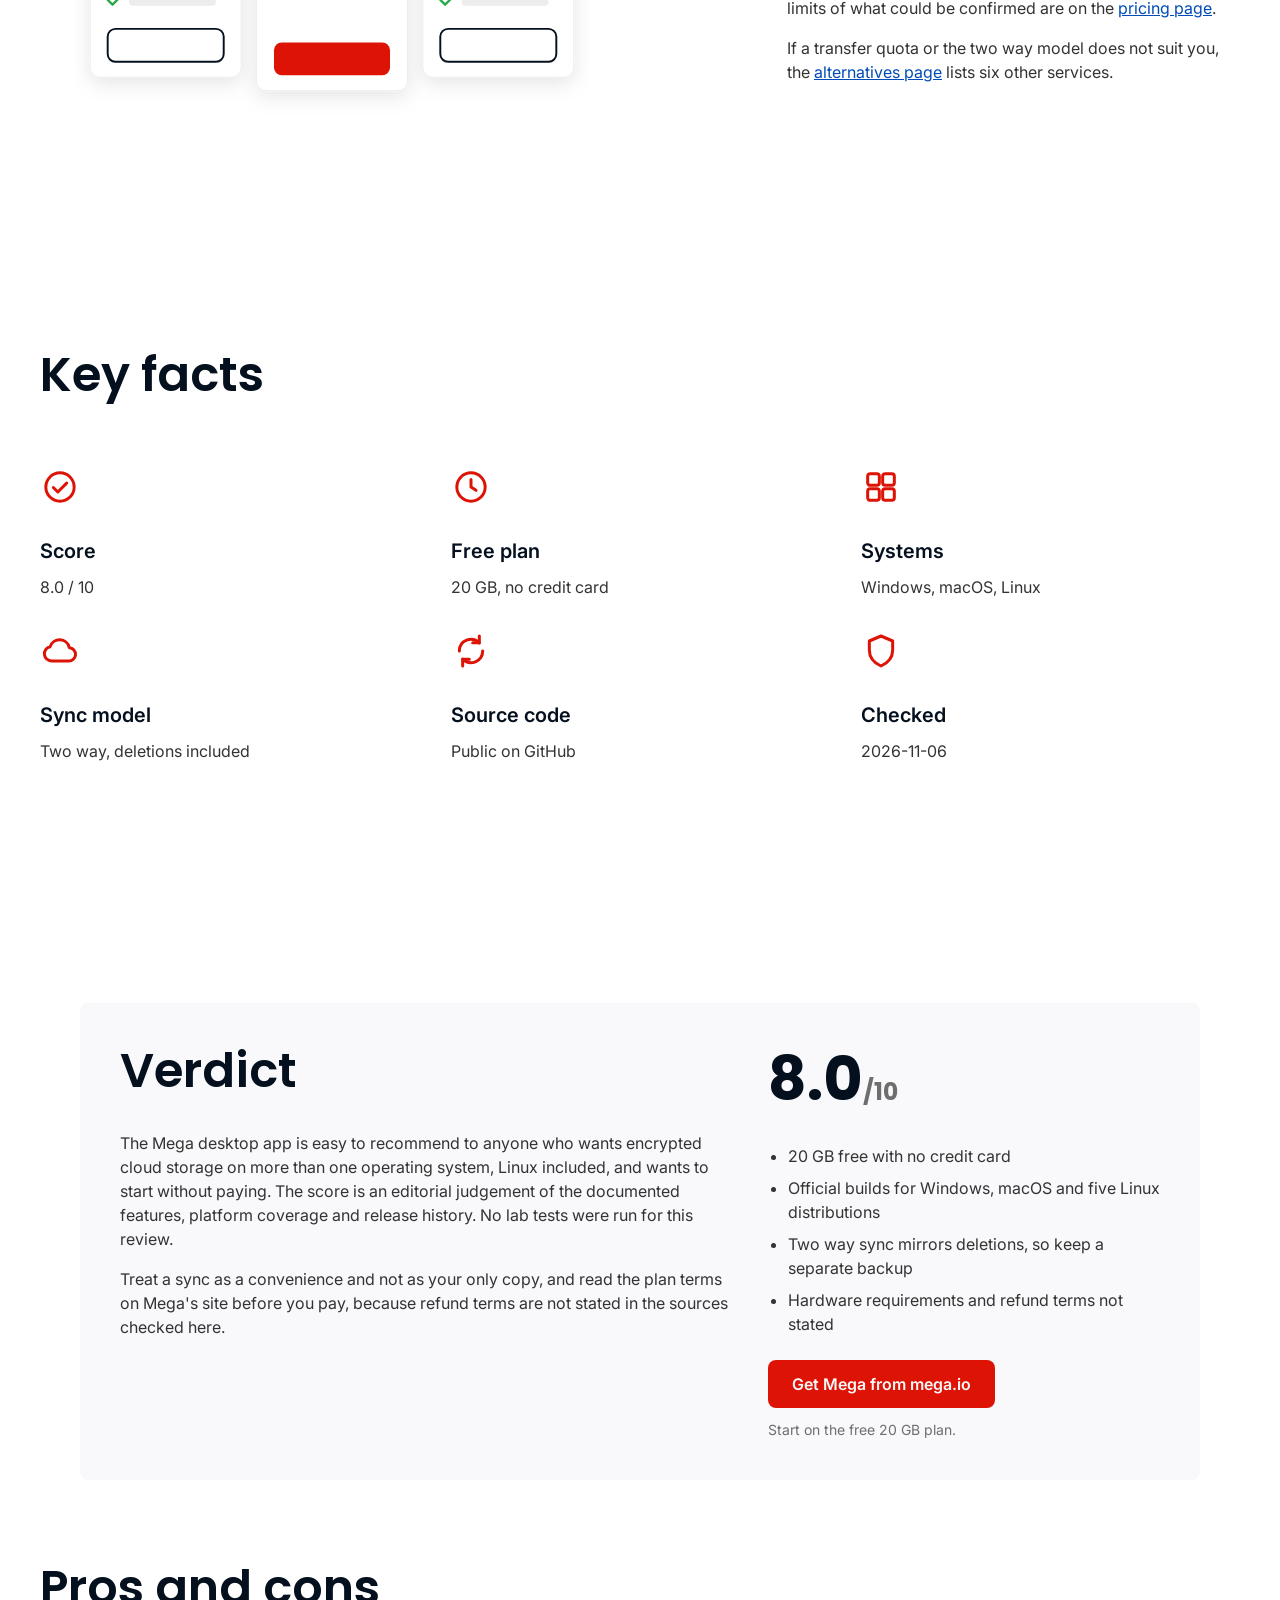
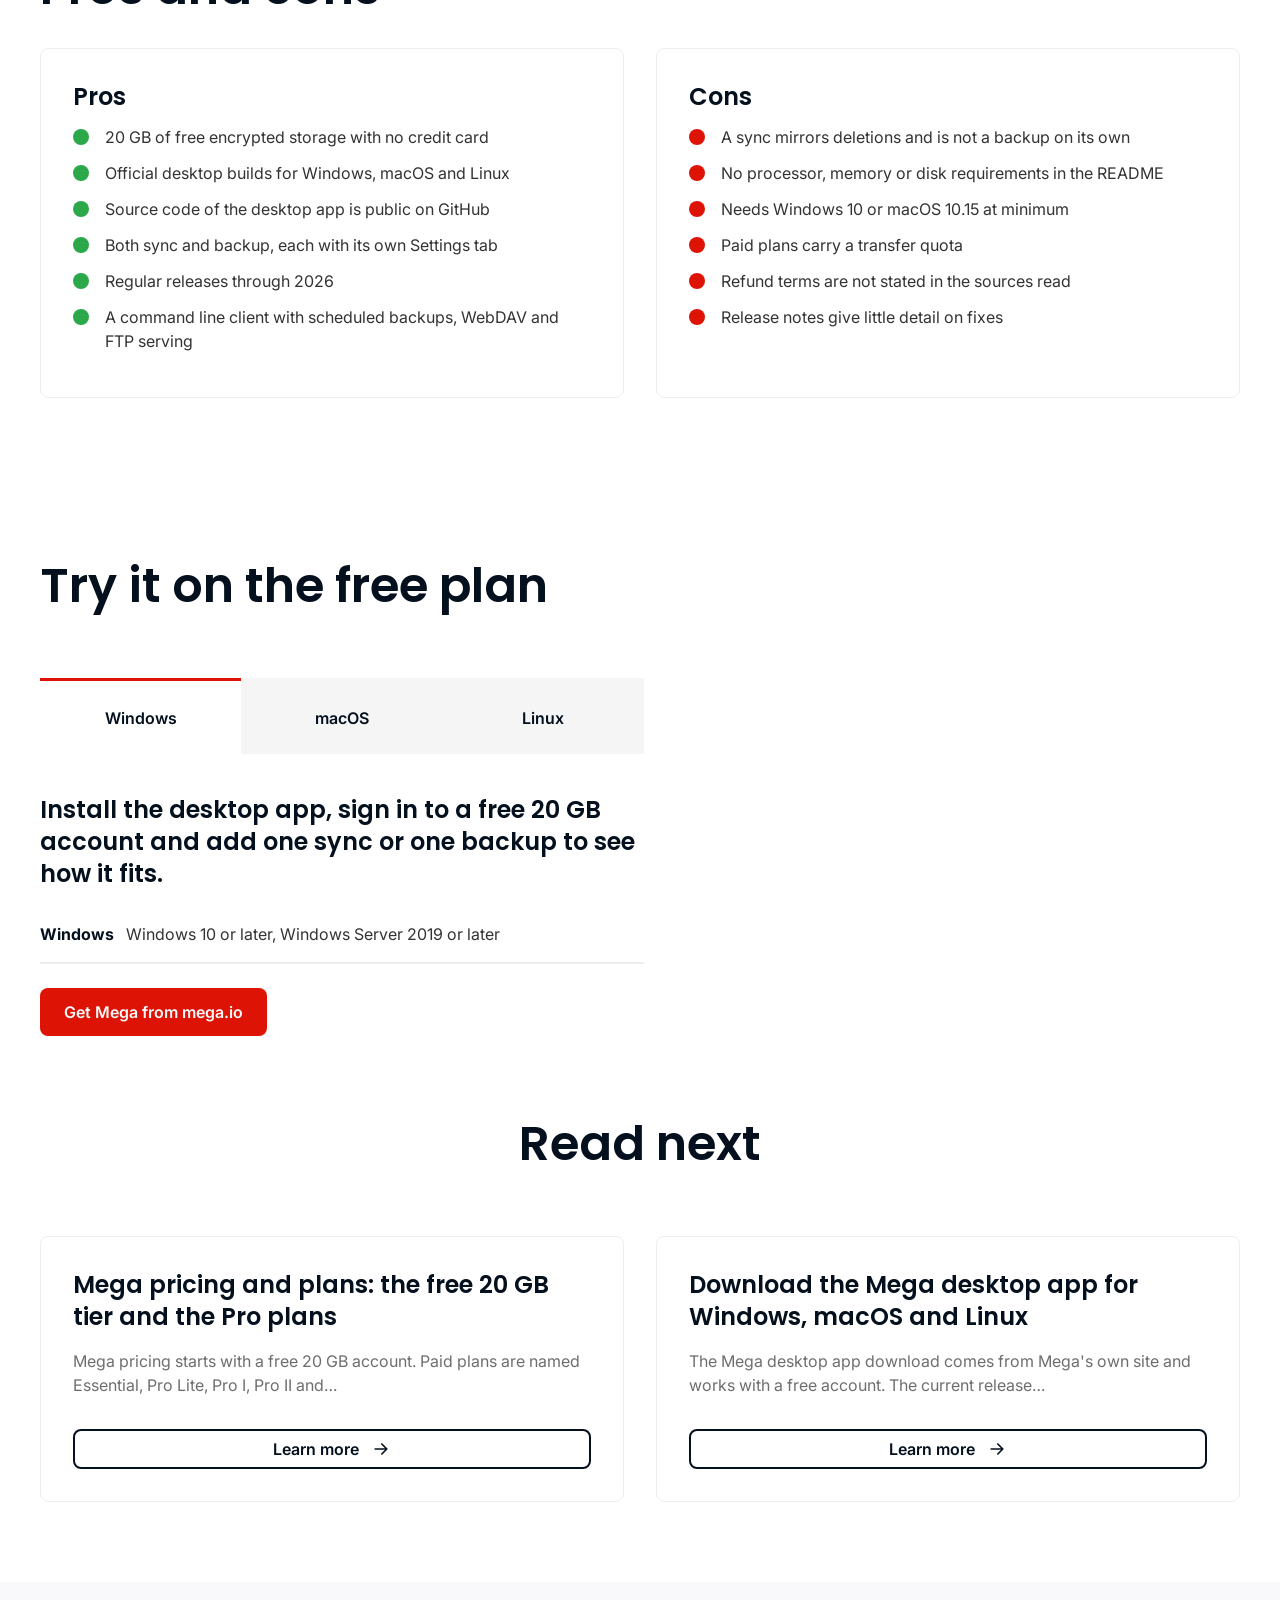
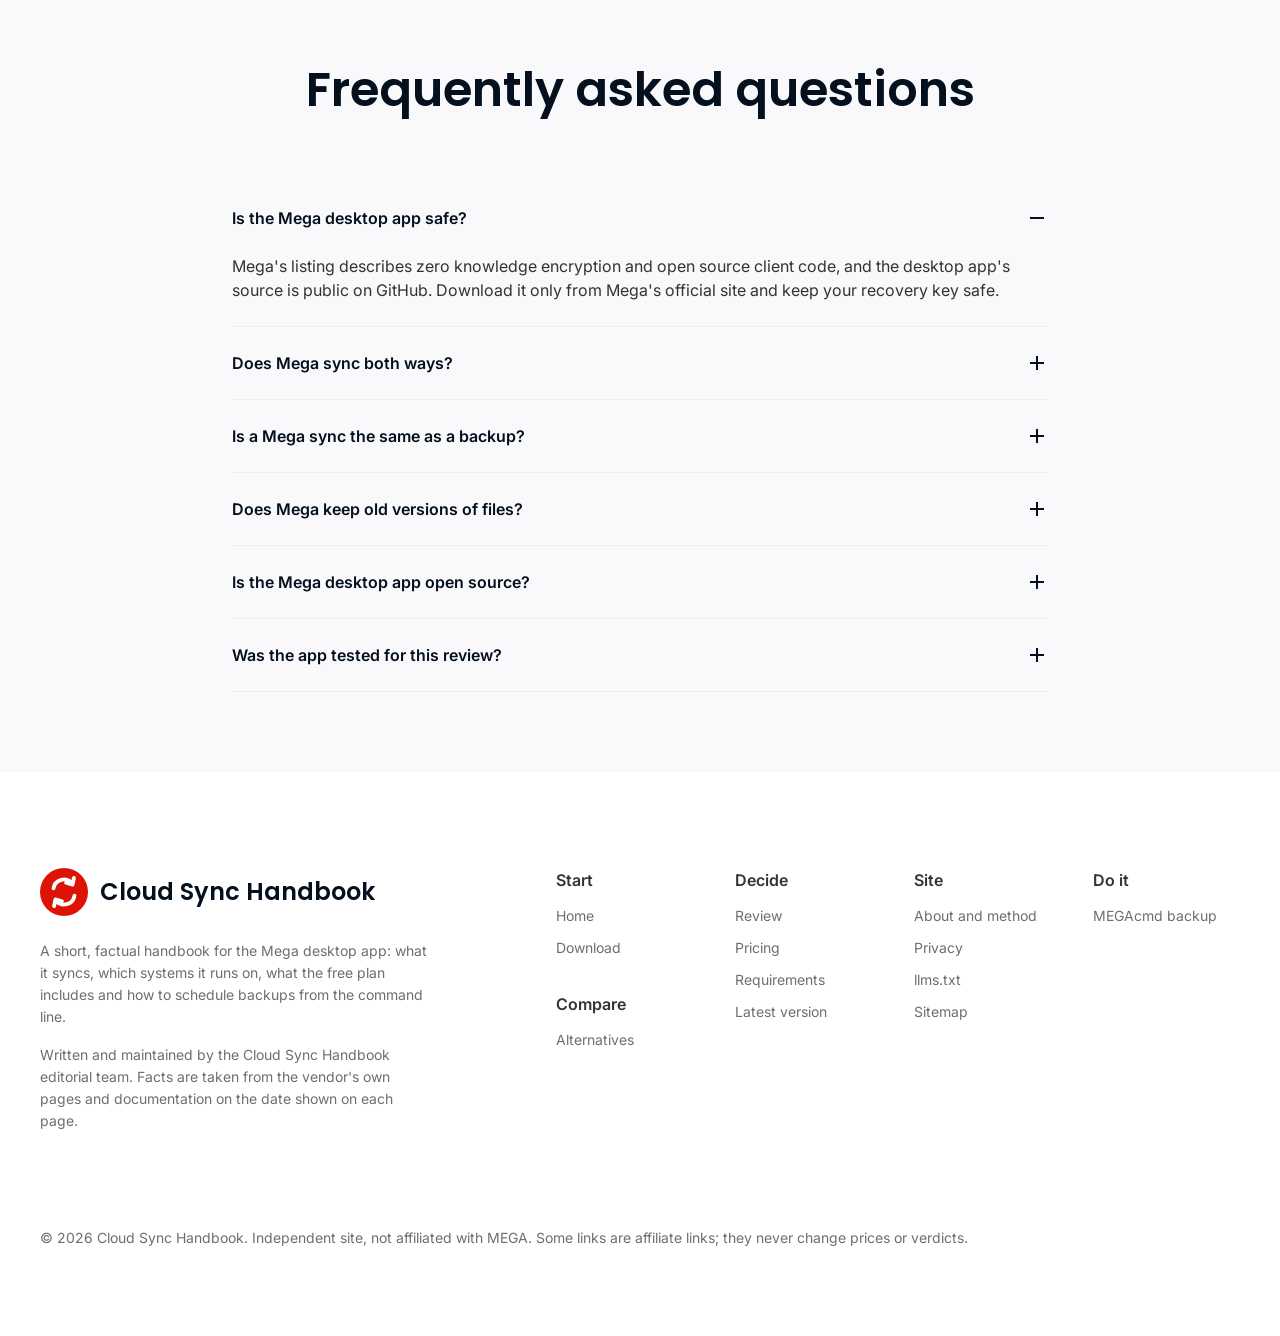
<file: review.html>
<!doctype html>
<html lang="en"><head>
<meta charset="utf-8">
<meta name="viewport" content="width=device-width,initial-scale=1">
<title>Mega Desktop App Review 2026: Sync, Backup, Free 20 GB Plan</title>
<meta name="description" content="Mega desktop app review based on vendor documents: two way sync, backups, Linux support, the free 20 GB plan, limits and a score of 8.0 out of 10.">
<link rel="canonical" href="https://mega-sync.github.io/review.html">
<meta name="robots" content="index,follow,max-image-preview:large,max-snippet:-1">
<meta name="author" content="Cloud Sync Handbook">
<meta property="og:type" content="article">
<meta property="og:title" content="Mega Desktop App Review 2026: Sync, Backup, Free 20 GB Plan">
<meta property="og:description" content="Mega desktop app review based on vendor documents: two way sync, backups, Linux support, the free 20 GB plan, limits and a score of 8.0 out of 10.">
<meta property="og:url" content="https://mega-sync.github.io/review.html">
<meta property="og:image" content="https://mega-sync.github.io/assets/og.png">
<meta property="og:site_name" content="Cloud Sync Handbook">
<meta property="article:published_time" content="2026-11-06">
<meta property="article:modified_time" content="2026-11-06">
<meta name="twitter:card" content="summary_large_image">
<link rel="icon" href="assets/favicon.svg" type="image/svg+xml">
<link rel="icon" href="assets/favicon-32.png" sizes="32x32" type="image/png">
<link rel="apple-touch-icon" href="assets/apple-touch-icon.png">
<link rel="preconnect" href="https://fonts.googleapis.com">
<link rel="preconnect" href="https://fonts.gstatic.com" crossorigin>
<link href="https://fonts.googleapis.com/css2?family=Geist:wght@400;500;600;700&family=Geist+Mono:wght@400;500&display=swap" rel="stylesheet">
<link rel="stylesheet" href="assets/style.css">
<script type="application/ld+json">{"@context": "https://schema.org", "@graph": [{"@type": "Organization", "@id": "https://mega-sync.github.io/#org", "name": "Cloud Sync Handbook", "url": "https://mega-sync.github.io/", "logo": {"@type": "ImageObject", "url": "https://mega-sync.github.io/assets/og.png"}}, {"@type": "WebSite", "@id": "https://mega-sync.github.io/#site", "name": "Cloud Sync Handbook", "url": "https://mega-sync.github.io/", "publisher": {"@id": "https://mega-sync.github.io/#org"}, "inLanguage": "en"}, {"@type": "SoftwareApplication", "@id": "https://mega-sync.github.io/#product", "name": "Mega", "applicationCategory": "UtilitiesApplication", "operatingSystem": "Windows 10 or later, macOS 10.15 or later, Linux", "url": "https://mega.io/desktop", "softwareVersion": "6.7.0.3", "publisher": {"@type": "Organization", "name": "MEGA"}, "sameAs": ["https://mega.io/desktop", "https://github.com/meganz/MEGAsync"], "offers": [{"@type": "Offer", "name": "Free", "price": "0", "priceCurrency": "USD", "url": "https://mega.io/desktop", "description": "20 GB storage, no credit card"}]}, {"@type": "WebPage", "@id": "https://mega-sync.github.io/review.html#webpage", "url": "https://mega-sync.github.io/review.html", "name": "Mega Desktop App Review 2026: Sync, Backup, Free 20 GB Plan", "description": "Mega desktop app review based on vendor documents: two way sync, backups, Linux support, the free 20 GB plan, limits and a score of 8.0 out of 10.", "isPartOf": {"@id": "https://mega-sync.github.io/#site"}, "about": {"@id": "https://mega-sync.github.io/#product"}, "datePublished": "2026-11-06", "dateModified": "2026-11-06", "inLanguage": "en", "breadcrumb": {"@id": "https://mega-sync.github.io/review.html#crumbs"}, "speakable": {"@type": "SpeakableSpecification", "cssSelector": [".answer", ".keyfacts", ".hero .lede"]}}, {"@type": "BreadcrumbList", "@id": "https://mega-sync.github.io/review.html#crumbs", "itemListElement": [{"@type": "ListItem", "position": 1, "name": "Cloud Sync Handbook", "item": "https://mega-sync.github.io/"}, {"@type": "ListItem", "position": 2, "name": "Mega desktop app review: a generous free plan and real Linux support, with a few gaps", "item": "https://mega-sync.github.io/review.html"}]}, {"@type": "Review", "itemReviewed": {"@id": "https://mega-sync.github.io/#product"}, "reviewRating": {"@type": "Rating", "ratingValue": "8.0", "bestRating": "10", "worstRating": "1"}, "reviewBody": "The Mega desktop app is easy to recommend to anyone who wants encrypted cloud storage on more than one operating system, Linux included, and wants to start without paying. The score is an editorial judgement of the documented features, platform coverage and release history. No lab tests were run for this review. Treat a sync as a convenience and not as your only copy, and read the plan terms on Mega's site before you pay, because refund terms are not stated in the sources checked here.", "headline": "Mega desktop app review: a generous free plan and real Linux support, with a few gaps", "description": "Mega desktop app review based on vendor documents: two way sync, backups, Linux support, the free 20 GB plan, limits and a score of 8.0 out of 10.", "author": {"@id": "https://mega-sync.github.io/#org"}, "publisher": {"@id": "https://mega-sync.github.io/#org"}, "datePublished": "2026-11-06", "dateModified": "2026-11-06", "mainEntityOfPage": {"@id": "https://mega-sync.github.io/review.html#webpage"}, "about": {"@id": "https://mega-sync.github.io/#product"}, "inLanguage": "en", "positiveNotes": {"@type": "ItemList", "itemListElement": [{"@type": "ListItem", "position": 1, "name": "20 GB of free encrypted storage with no credit card"}, {"@type": "ListItem", "position": 2, "name": "Official desktop builds for Windows, macOS and Linux"}, {"@type": "ListItem", "position": 3, "name": "Source code of the desktop app is public on GitHub"}, {"@type": "ListItem", "position": 4, "name": "Both sync and backup, each with its own Settings tab"}, {"@type": "ListItem", "position": 5, "name": "Regular releases through 2026"}, {"@type": "ListItem", "position": 6, "name": "A command line client with scheduled backups, WebDAV and FTP serving"}]}, "negativeNotes": {"@type": "ItemList", "itemListElement": [{"@type": "ListItem", "position": 1, "name": "A sync mirrors deletions and is not a backup on its own"}, {"@type": "ListItem", "position": 2, "name": "No processor, memory or disk requirements in the README"}, {"@type": "ListItem", "position": 3, "name": "Needs Windows 10 or macOS 10.15 at minimum"}, {"@type": "ListItem", "position": 4, "name": "Paid plans carry a transfer quota"}, {"@type": "ListItem", "position": 5, "name": "Refund terms are not stated in the sources read"}, {"@type": "ListItem", "position": 6, "name": "Release notes give little detail on fixes"}]}}, {"@type": "FAQPage", "mainEntity": [{"@type": "Question", "name": "Is the Mega desktop app safe?", "acceptedAnswer": {"@type": "Answer", "text": "Mega's listing describes zero knowledge encryption and open source client code, and the desktop app's source is public on GitHub. Download it only from Mega's official site and keep your recovery key safe."}}, {"@type": "Question", "name": "Does Mega sync both ways?", "acceptedAnswer": {"@type": "Answer", "text": "Yes. The README states that files and subfolders are replicated in both directions, and that renames, moves and deletions on one side are applied to the other."}}, {"@type": "Question", "name": "Is a Mega sync the same as a backup?", "acceptedAnswer": {"@type": "Answer", "text": "No. A sync mirrors every change, including deletions. The app has a separate Backups tab, and file version history can restore earlier versions of a file."}}, {"@type": "Question", "name": "Does Mega keep old versions of files?", "acceptedAnswer": {"@type": "Answer", "text": "Mega's app listing says previous versions can be restored with file version history. The listing does not state how long versions are kept."}}, {"@type": "Question", "name": "Is the Mega desktop app open source?", "acceptedAnswer": {"@type": "Answer", "text": "Its source code is published in the MEGAsync repository on GitHub, with the licence in a file named LICENCE.md. Mega's listing also describes its client code as open source."}}, {"@type": "Question", "name": "Was the app tested for this review?", "acceptedAnswer": {"@type": "Answer", "text": "No. This review is based on Mega's README, release notes, command line guide and app listing, read on 6 November 2026. The score reflects documented facts, not lab tests."}}]}]}</script>
<script async src="https://www.googletagmanager.com/gtag/js?id=G-GKWE4MQZES"></script>
<script>window.dataLayer=window.dataLayer||[];function gtag(){dataLayer.push(arguments)}gtag('js',new Date());gtag('config','G-GKWE4MQZES');</script>
</head><body class="p-review"><a class="skip" href="#main">Skip to content</a><header class="site"><div class="bar"><a class="logo" href="index.html" aria-label="Cloud Sync Handbook home"><svg class="mark" aria-hidden="true" xmlns="http://www.w3.org/2000/svg" viewBox="0 0 32 32" width="32" height="32"><circle cx="16" cy="16" r="16" fill="#dd1405"/><path d="M9 13.5a7 7 0 0 1 12.4-3.2" fill="none" stroke="#fff" stroke-width="2.6" stroke-linecap="round"/><path d="M22.6 6.6l-.9 4.4-4.3-1.2" fill="none" stroke="#fff" stroke-width="2.6" stroke-linecap="round" stroke-linejoin="round"/><path d="M23 18.5a7 7 0 0 1-12.4 3.2" fill="none" stroke="#fff" stroke-width="2.6" stroke-linecap="round"/><path d="M9.4 25.4l.9-4.4 4.3 1.2" fill="none" stroke="#fff" stroke-width="2.6" stroke-linecap="round" stroke-linejoin="round"/></svg></a><nav class="mainnav" id="mainnav" aria-label="Site"><a href="review.html" aria-current="page">Review</a><a href="pricing.html">Pricing</a><a href="system-requirements.html">Requirements</a><a href="download.html">Download</a></nav><div class="hright"><a class="btn-line" href="alternatives.html">Alternatives</a><a class="hbtn btn-dark" href="download.html" data-track="funnel" data-offer="mega" data-place="header">Get Mega from mega.io</a><button class="burger" type="button" aria-label="Menu" aria-expanded="false" aria-controls="mainnav"><span></span><span></span><span></span></button></div></div></header><main id="main"><section class="hero"><div class="hero-txt"><p class="eyebrow">Review</p><h1 class="long">Mega desktop app review: a generous free plan and real Linux support, with a few gaps</h1><p class="lede">This Mega desktop app review looks at what the vendor documents: two way sync, a backup mode, a free 20 GB account and official builds for three operating systems. It also lists what Mega does not state in the sources checked.</p><p class="meta">Updated 2026-11-06 · 5 min read · By Cloud Sync Handbook</p><div class="hero-cta"><a class="btn" href="download.html" data-track="funnel" data-offer="mega" data-place="hero">Get Mega</a><p class="note">Free account with 20 GB. Paid plans add storage.</p></div></div><div class="hero-art"><div class="win" aria-hidden="true"><div class="win-top"><span class="dot"></span><span class="sp"></span><span class="tic"></span><span class="tic"></span><span class="tic"></span><span class="clock"></span></div><div class="win-bg"></div><div class="panel panel-art"><img src="assets/art/shield.svg" alt="" width="420" height="315"></div></div></div></section><section class="rows"><div class="intro"><h2 class="center">On this page</h2><nav class="toc" aria-label="On this page"><p><a href="#sync">Sync: two way, deletions included</a> <span aria-hidden="true">&middot;</span> <a href="#backup">Backups: a separate tab in Settings</a> <span aria-hidden="true">&middot;</span> <a href="#platforms">Platforms</a> <span aria-hidden="true">&middot;</span> <a href="#privacy">Encryption and account security</a> <span aria-hidden="true">&middot;</span> <a href="#releases">Release pace</a> <span aria-hidden="true">&middot;</span> <a href="#cost">Cost</a> <span aria-hidden="true">&middot;</span> <a href="#proscons">Pros and cons</a> <span aria-hidden="true">&middot;</span> <a href="#faq">FAQ</a></p></nav><p class="answer">The Mega desktop app scores 8.0 out of 10 in this review. It pairs a free 20 GB encrypted account with two way sync and backups on Windows, macOS and Linux, and its source code is public. The cautions are that a sync mirrors deletions, paid plans carry a transfer quota, and hardware requirements and refund terms are not stated in the sources read.</p><p class="disclosure">This is an independent guide, not Mega's website. Buttons lead to the official Mega site and may be affiliate links; if they are, the price you pay does not change. Facts were checked on 6 November 2026 against Mega's public GitHub repositories and its App Store listing.</p></div><div id="sync" class="row"><div class="row-txt"><h3>Sync: two way, deletions included</h3>
<p>The core of this Mega desktop app review is the sync engine, because that is what the app is for. Mega's README describes it plainly: files and subfolders are replicated in both directions, and renames, moves and deletions made on either side are applied to the other.</p>
<p>That model suits people who work on several computers. It also means a sync is not a safety copy. Delete a folder by mistake on a laptop and the deletion reaches the cloud. Mega's app listing does say that previous versions of a file can be restored through file version history, and the command line guide notes that items removed by a sync go to a debris folder first, but neither replaces a real backup.</p>
</div><div class="row-art"><figure class="fig"><svg xmlns='http://www.w3.org/2000/svg' viewBox='0 0 800 360' role='img' aria-label='Two way sync compared with one way backup'><text x='285' y='34' text-anchor='middle' font-family='var(--font)' font-size='16' fill='#000000' fill-opacity='0.6'>Computer</text><text x='622' y='34' text-anchor='middle' font-family='var(--font)' font-size='16' fill='#000000' fill-opacity='0.6'>Cloud</text><path d='M40 186h720' stroke='#000000' stroke-opacity='0.12' stroke-width='2'/><text x='40' y='120' font-family='var(--font)' font-size='28' font-weight='700' fill='#000000'>Sync</text><rect x='235' y='74' width='100' height='64' rx='8' fill='#ffffff' stroke='#000000' stroke-width='3'/><path d='M219 150h132' stroke='#000000' stroke-width='3' stroke-linecap='round'/><path d='M267 96h12l5 6h19v18a3 3 0 0 1-3 3h-30a3 3 0 0 1-3-3z' fill='#dd1405'/><path d='M585 142a28 28 0 0 1 3-55 38 38 0 0 1 73 8 25 25 0 0 1-3 47z' fill='#ffffff' stroke='#000000' stroke-width='3' stroke-linejoin='round'/><path d='M604 104h12l5 6h19v18a3 3 0 0 1-3 3h-30a3 3 0 0 1-3-3z' fill='#dd1405'/><path d='M376 98h156M520 88l12 10-12 10' fill='none' stroke='#dd1405' stroke-width='4' stroke-linecap='round' stroke-linejoin='round'/><path d='M536 124H380M392 114l-12 10 12 10' fill='none' stroke='#dd1405' stroke-width='4' stroke-linecap='round' stroke-linejoin='round'/><text x='40' y='272' font-family='var(--font)' font-size='28' font-weight='700' fill='#000000'>Backup</text><rect x='235' y='226' width='100' height='64' rx='8' fill='#ffffff' stroke='#000000' stroke-width='3'/><path d='M219 302h132' stroke='#000000' stroke-width='3' stroke-linecap='round'/><path d='M267 248h12l5 6h19v18a3 3 0 0 1-3 3h-30a3 3 0 0 1-3-3z' fill='#dd1405'/><path d='M585 294a28 28 0 0 1 3-55 38 38 0 0 1 73 8 25 25 0 0 1-3 47z' fill='#ffffff' stroke='#000000' stroke-width='3' stroke-linejoin='round'/><path d='M604 256h12l5 6h19v18a3 3 0 0 1-3 3h-30a3 3 0 0 1-3-3z' fill='#000000'/><path d='M376 262h156M520 252l12 10-12 10' fill='none' stroke='#000000' stroke-width='4' stroke-linecap='round' stroke-linejoin='round'/></svg><figcaption>Sync keeps a folder the same in both directions, while a backup only copies from the computer up to the cloud.</figcaption></figure></div></div><div id="backup" class="row flip"><div class="row-txt"><h3>Backups: a separate tab in Settings</h3>
<p>The README describes the app as automated syncing and backup between your computers and the cloud drive, and the 6.5.0 release notes mention reworked Syncs and Backups tabs in the Settings dialog. So backup is a distinct function with its own tab.</p>
<p>The public README does not explain in detail how a desktop backup behaves differently from a sync. The best documented backup behaviour is in Mega's terminal client, which creates dated copies on a schedule and keeps a set number of them. The <a href="megacmd-backup.html">command line backup guide</a> walks through it.</p></div><div class="row-art"><div class="art"><img src="assets/art/backup.svg" alt="" width="604" height="453" loading="lazy"></div></div></div><div id="platforms" class="row"><div class="row-txt"><h3>Platforms</h3>
<p>Mega states minimums of Windows 10, Windows Server 2019 and macOS 10.15 Catalina. On Linux it officially supports Debian, Ubuntu, Mint, Fedora and CentOS, and says prebuilt packages exist for other distributions. Version 6.5.0 improved Wayland support, which matters on current Linux desktops.</p>
<p>Three desktop systems with named Linux distributions is wider coverage than many storage services offer. The README gives no processor, memory or disk figures. The <a href="download.html">download page</a> has the install steps.</p></div><div class="row-art"><div class="art"><img src="assets/art/devices.svg" alt="" width="604" height="453" loading="lazy"></div></div></div><div id="privacy" class="row flip"><div class="row-txt"><h3>Encryption and account security</h3>
<p>Mega's own app listing describes the service as zero knowledge encrypted, says the client code is open source and says an account recovery key ensures that only you can access your data. The desktop app's repository on GitHub is public, so the claim about open client code can be checked there.</p>
<p>The practical consequence is that the recovery key is yours to keep safe. The listing also describes share links protected by a password and links with an expiry date, plus encrypted chat and calls, which are part of the service and not of the desktop client.</p></div><div class="row-art"><div class="art"><img src="assets/art/shield.svg" alt="" width="604" height="453" loading="lazy"></div></div></div><div id="releases" class="row"><div class="row-txt"><h3>Release pace</h3>
<p>The GitHub release list shows steady work: version lines 6.3, 6.4, 6.5, 6.6 and 6.7 appear between May and late October, with 6.7.0.3 tagged on 26 October 2026. Recent notes cover clearer handling of stalled issues and name conflicts, a reworked File Manager and a screenshot tool.</p>
<p>The notes are brief, and every release ends with an unspecified line about bug fixes and performance improvements. The <a href="whats-new.html">latest version page</a> summarises each build.</p></div><div class="row-art"><div class="art"><img src="assets/art/chart.svg" alt="" width="604" height="453" loading="lazy"></div></div></div><div id="cost" class="row flip"><div class="row-txt"><h3>Cost</h3>
<p>The free plan includes 20 GB and needs no credit card. Paid plans are named Essential, Pro Lite, Pro I, Pro II and Pro III; Mega's listing gives Pro I as 3 TB of storage with 3 TB of transfer. The transfer figure is a quota, so heavy downloading and sharing count against it. Details and the limits of what could be confirmed are on the <a href="pricing.html">pricing page</a>.</p>
<p>If a transfer quota or the two way model does not suit you, the <a href="alternatives.html">alternatives page</a> lists six other services.</p></div><div class="row-art"><div class="art"><img src="assets/art/plans.svg" alt="" width="604" height="453" loading="lazy"></div></div></div></section><section id="facts" class="features"><h2>Key facts</h2><ul class="feat-grid"><li class="feat"><svg class="ico" aria-hidden="true" viewBox="0 0 24 24" width="40" height="40" fill="none" stroke="currentColor" stroke-width="1.8" stroke-linecap="round" stroke-linejoin="round"><circle cx="12" cy="12" r="8.5"/><path d="M8 12.3l2.7 2.7L16 9.7"/></svg><p class="ft">Score</p><p>8.0 / 10</p></li><li class="feat"><svg class="ico" aria-hidden="true" viewBox="0 0 24 24" width="40" height="40" fill="none" stroke="currentColor" stroke-width="1.8" stroke-linecap="round" stroke-linejoin="round"><circle cx="12" cy="12" r="8.5"/><path d="M12 7.5V12l3 2"/></svg><p class="ft">Free plan</p><p>20 GB, no credit card</p></li><li class="feat"><svg class="ico" aria-hidden="true" viewBox="0 0 24 24" width="40" height="40" fill="none" stroke="currentColor" stroke-width="1.8" stroke-linecap="round" stroke-linejoin="round"><rect x="4" y="4" width="7" height="7" rx="1.5"/><rect x="13" y="4" width="7" height="7" rx="1.5"/><rect x="4" y="13" width="7" height="7" rx="1.5"/><rect x="13" y="13" width="7" height="7" rx="1.5"/></svg><p class="ft">Systems</p><p>Windows, macOS, Linux</p></li><li class="feat"><svg class="ico" aria-hidden="true" viewBox="0 0 24 24" width="40" height="40" fill="none" stroke="currentColor" stroke-width="1.8" stroke-linecap="round" stroke-linejoin="round"><path d="M7 18h10a4 4 0 0 0 .6-8A6 6 0 0 0 6 9.5 4.3 4.3 0 0 0 7 18z"/></svg><p class="ft">Sync model</p><p>Two way, deletions included</p></li><li class="feat"><svg class="ico" aria-hidden="true" viewBox="0 0 24 24" width="40" height="40" fill="none" stroke="currentColor" stroke-width="1.8" stroke-linecap="round" stroke-linejoin="round"><path d="M5 12a7 7 0 0 1 12-4.9M19 12a7 7 0 0 1-12 4.9"/><path d="M17 3v4h-4M7 21v-4h4"/></svg><p class="ft">Source code</p><p>Public on GitHub</p></li><li class="feat"><svg class="ico" aria-hidden="true" viewBox="0 0 24 24" width="40" height="40" fill="none" stroke="currentColor" stroke-width="1.8" stroke-linecap="round" stroke-linejoin="round"><path d="M12 3l7 3v5.5c0 4.4-3 7.6-7 9.5-4-1.9-7-5.1-7-9.5V6z"/></svg><p class="ft">Checked</p><p>2026-11-06</p></li></ul></section><section class="wide"><div class="wblock verdict-wrap"><div class="verdict"><div><h2>Verdict</h2><p>The Mega desktop app is easy to recommend to anyone who wants encrypted cloud storage on more than one operating system, Linux included, and wants to start without paying. The score is an editorial judgement of the documented features, platform coverage and release history. No lab tests were run for this review.</p><p>Treat a sync as a convenience and not as your only copy, and read the plan terms on Mega's site before you pay, because refund terms are not stated in the sources checked here.</p></div><div><div class="big">8.0<span>/10</span></div><ul><li>20 GB free with no credit card</li><li>Official builds for Windows, macOS and five Linux distributions</li><li>Two way sync mirrors deletions, so keep a separate backup</li><li>Hardware requirements and refund terms not stated</li></ul><a class="btn" href="download.html" data-track="funnel" data-offer="mega" data-place="verdict">Get Mega from mega.io</a><p class="note">Start on the free 20 GB plan.</p></div></div></div><div id="proscons" class="wblock"><h2>Pros and cons</h2>
<div class="proscons"><div class="col"><h3>Pros</h3><ul><li>20 GB of free encrypted storage with no credit card</li><li>Official desktop builds for Windows, macOS and Linux</li><li>Source code of the desktop app is public on GitHub</li><li>Both sync and backup, each with its own Settings tab</li><li>Regular releases through 2026</li><li>A command line client with scheduled backups, WebDAV and FTP serving</li></ul></div><div class="col"><h3>Cons</h3><ul><li>A sync mirrors deletions and is not a backup on its own</li><li>No processor, memory or disk requirements in the README</li><li>Needs Windows 10 or macOS 10.15 at minimum</li><li>Paid plans carry a transfer quota</li><li>Refund terms are not stated in the sources read</li><li>Release notes give little detail on fixes</li></ul></div></div></div></section><section id="cta" class="dl"><h2>Try it on the free plan</h2><nav class="tabs" role="tablist" aria-label="Systems"><button type="button" role="tab" id="tab-win" aria-controls="os-win" aria-selected="true">Windows</button><button type="button" role="tab" id="tab-mac" aria-controls="os-mac" aria-selected="false" tabindex="-1">macOS</button><button type="button" role="tab" id="tab-linux" aria-controls="os-linux" aria-selected="false" tabindex="-1">Linux</button></nav><section class="dl-panel" aria-label="Try it on the free plan"><p class="dl-lead">Install the desktop app, sign in to a free 20 GB account and add one sync or one backup to see how it fits.</p><div class="dl-row"><p class="os-req" id="os-win" role="tabpanel" aria-labelledby="tab-win"><b>Windows</b> Windows 10 or later, Windows Server 2019 or later</p><p class="os-req" id="os-mac" role="tabpanel" aria-labelledby="tab-mac" hidden><b>macOS</b> 10.15 Catalina or later</p><p class="os-req" id="os-linux" role="tabpanel" aria-labelledby="tab-linux" hidden><b>Linux</b> Debian, Ubuntu, Mint, Fedora, CentOS</p></div><div><a class="btn" href="download.html" data-track="funnel" data-offer="mega" data-place="section:cta">Get Mega from mega.io</a></div></section></section><section id="related" class="learn"><h2 class="center">Read next</h2><ul class="cards c2"><li class="card"><h3><a href="pricing.html">Mega pricing and plans: the free 20 GB tier and the Pro plans</a></h3><p>Mega pricing starts with a free 20 GB account. Paid plans are named Essential, Pro Lite, Pro I, Pro II and…</p><span class="card-go" aria-hidden="true">Learn more <svg aria-hidden="true" viewBox="0 0 24 24" width="20" height="20" fill="none" stroke="currentColor" stroke-width="2" stroke-linecap="round" stroke-linejoin="round"><path d="M5 12h14M13 6l6 6-6 6"/></svg></span></li><li class="card"><h3><a href="download.html">Download the Mega desktop app for Windows, macOS and Linux</a></h3><p>The Mega desktop app download comes from Mega's own site and works with a free account. The current release…</p><span class="card-go" aria-hidden="true">Learn more <svg aria-hidden="true" viewBox="0 0 24 24" width="20" height="20" fill="none" stroke="currentColor" stroke-width="2" stroke-linecap="round" stroke-linejoin="round"><path d="M5 12h14M13 6l6 6-6 6"/></svg></span></li></ul></section><div id="faq" class="faq-sec"><div class="faq-in"><h2 class="center">Frequently asked questions</h2><div class="faq"><details open><summary>Is the Mega desktop app safe?</summary><p>Mega's listing describes zero knowledge encryption and open source client code, and the desktop app's source is public on GitHub. Download it only from Mega's official site and keep your recovery key safe.</p></details><details><summary>Does Mega sync both ways?</summary><p>Yes. The README states that files and subfolders are replicated in both directions, and that renames, moves and deletions on one side are applied to the other.</p></details><details><summary>Is a Mega sync the same as a backup?</summary><p>No. A sync mirrors every change, including deletions. The app has a separate Backups tab, and file version history can restore earlier versions of a file.</p></details><details><summary>Does Mega keep old versions of files?</summary><p>Mega's app listing says previous versions can be restored with file version history. The listing does not state how long versions are kept.</p></details><details><summary>Is the Mega desktop app open source?</summary><p>Its source code is published in the MEGAsync repository on GitHub, with the licence in a file named LICENCE.md. Mega's listing also describes its client code as open source.</p></details><details><summary>Was the app tested for this review?</summary><p>No. This review is based on Mega's README, release notes, command line guide and app listing, read on 6 November 2026. The score reflects documented facts, not lab tests.</p></details></div></div></div></main><footer class="site"><div class="fwrap"><div class="fbrand"><a class="flogo" href="index.html"><svg class="mark" aria-hidden="true" xmlns="http://www.w3.org/2000/svg" viewBox="0 0 32 32" width="48" height="48"><circle cx="16" cy="16" r="16" fill="#dd1405"/><path d="M9 13.5a7 7 0 0 1 12.4-3.2" fill="none" stroke="#fff" stroke-width="2.6" stroke-linecap="round"/><path d="M22.6 6.6l-.9 4.4-4.3-1.2" fill="none" stroke="#fff" stroke-width="2.6" stroke-linecap="round" stroke-linejoin="round"/><path d="M23 18.5a7 7 0 0 1-12.4 3.2" fill="none" stroke="#fff" stroke-width="2.6" stroke-linecap="round"/><path d="M9.4 25.4l.9-4.4 4.3 1.2" fill="none" stroke="#fff" stroke-width="2.6" stroke-linecap="round" stroke-linejoin="round"/></svg><span>Cloud Sync Handbook</span></a><p>A short, factual handbook for the Mega desktop app: what it syncs, which systems it runs on, what the free plan includes and how to schedule backups from the command line.</p><p>Written and maintained by the Cloud Sync Handbook editorial team. Facts are taken from the vendor's own pages and documentation on the date shown on each page.</p></div><nav class="fnav" aria-label="Footer"><div class="fcol"><details class="fgroup" open><summary>Start</summary><div class="flinks"><a href="index.html">Home</a><a href="download.html">Download</a></div></details><details class="fgroup" open><summary>Compare</summary><div class="flinks"><a href="alternatives.html">Alternatives</a></div></details></div><div class="fcol"><details class="fgroup" open><summary>Decide</summary><div class="flinks"><a href="review.html">Review</a><a href="pricing.html">Pricing</a><a href="system-requirements.html">Requirements</a><a href="whats-new.html">Latest version</a></div></details></div><div class="fcol"><details class="fgroup" open><summary>Site</summary><div class="flinks"><a href="about.html">About and method</a><a href="privacy.html">Privacy</a><a href="llms.txt">llms.txt</a><a href="sitemap.xml">Sitemap</a></div></details></div><div class="fcol"><details class="fgroup" open><summary>Do it</summary><div class="flinks"><a href="megacmd-backup.html">MEGAcmd backup</a></div></details></div></nav><p class="copy">&copy; 2026 Cloud Sync Handbook. Independent site, not affiliated with MEGA. Some links are affiliate links; they never change prices or verdicts.</p></div></footer><div class="cookie" id="cookie" role="region" aria-label="Cookie notice" hidden><div class="cookie-in"><p class="cookie-h">Cookies on this site</p><p>Pages use Google Analytics to count visits and clicks on outbound links. Google sets its own cookies for this. Read more in our <a href="privacy.html">privacy page</a>.</p><div class="cookie-b"><button type="button" class="cbtn" id="cookie-ok">OK</button></div></div></div><script src="assets/app.js" defer></script>
<script src="assets/track.js"></script>
<script src="assets/captcha-widget.js"></script>
</body></html>
</file>
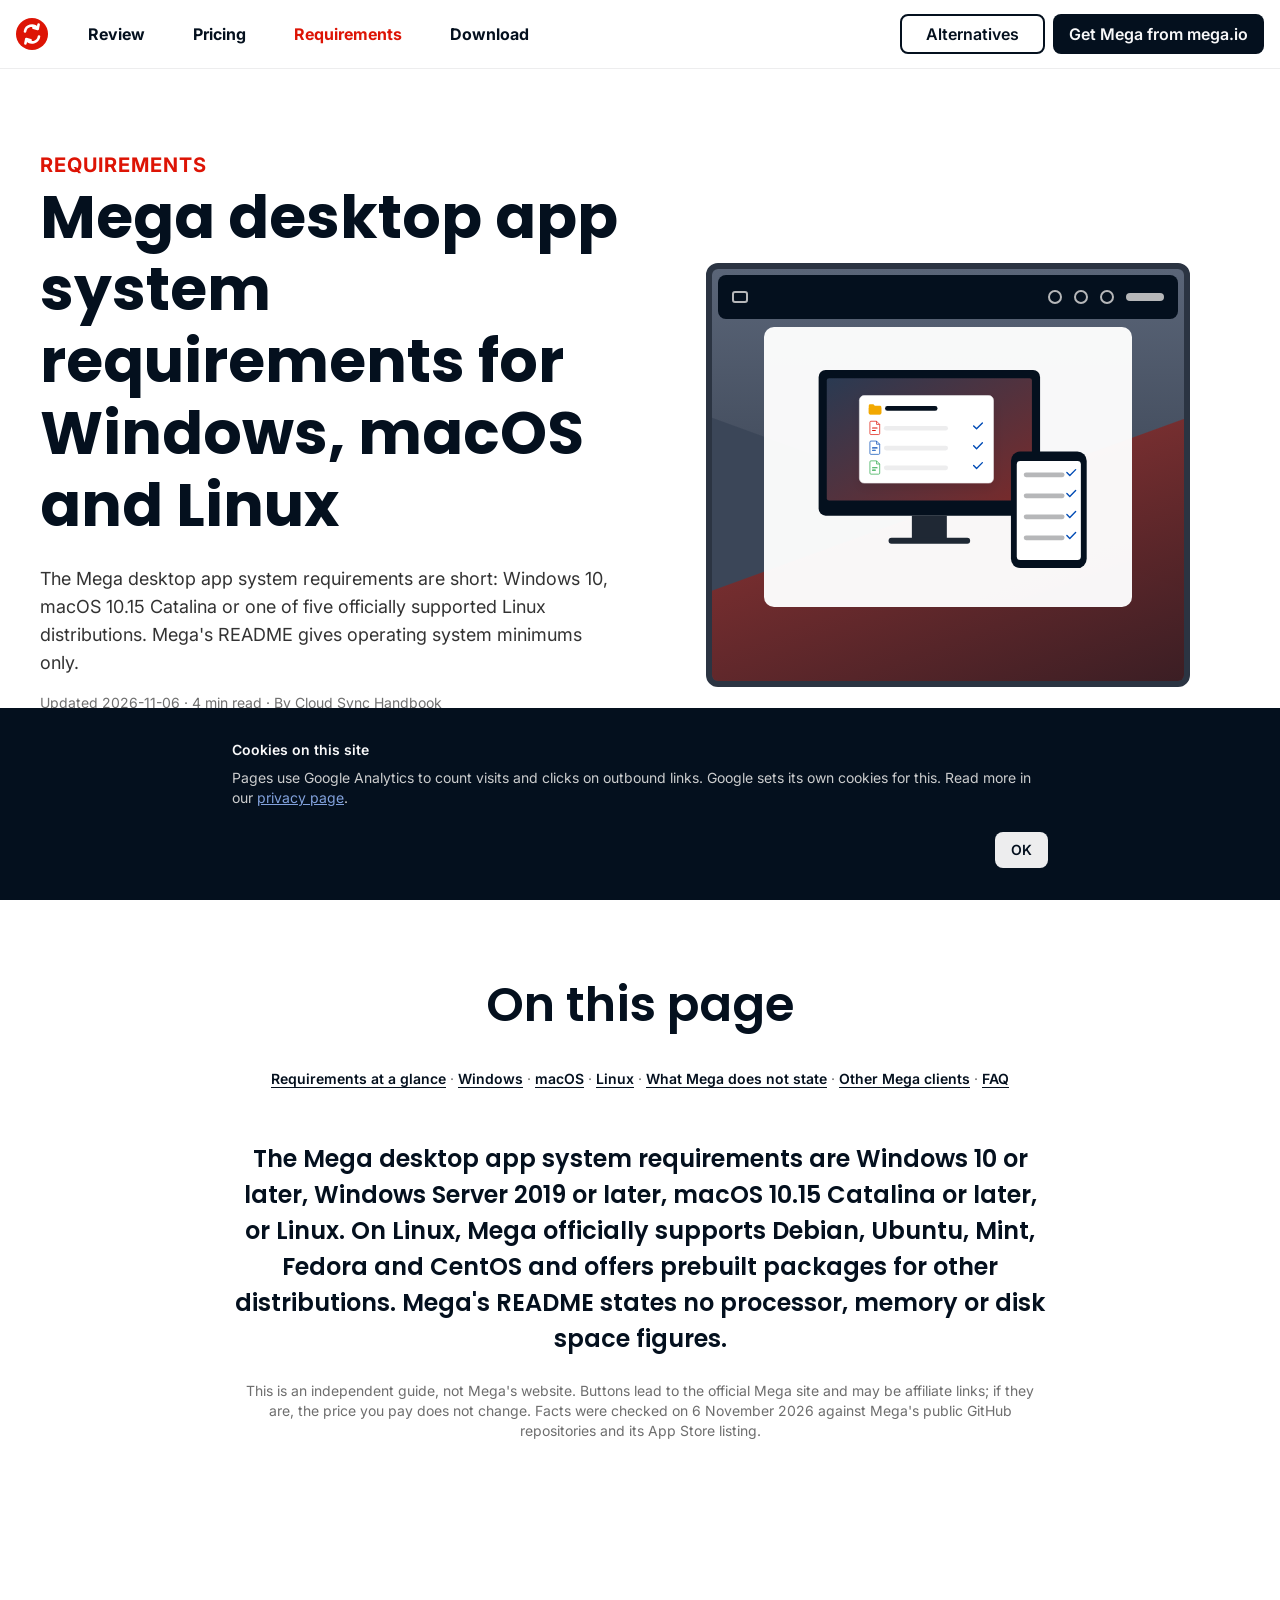
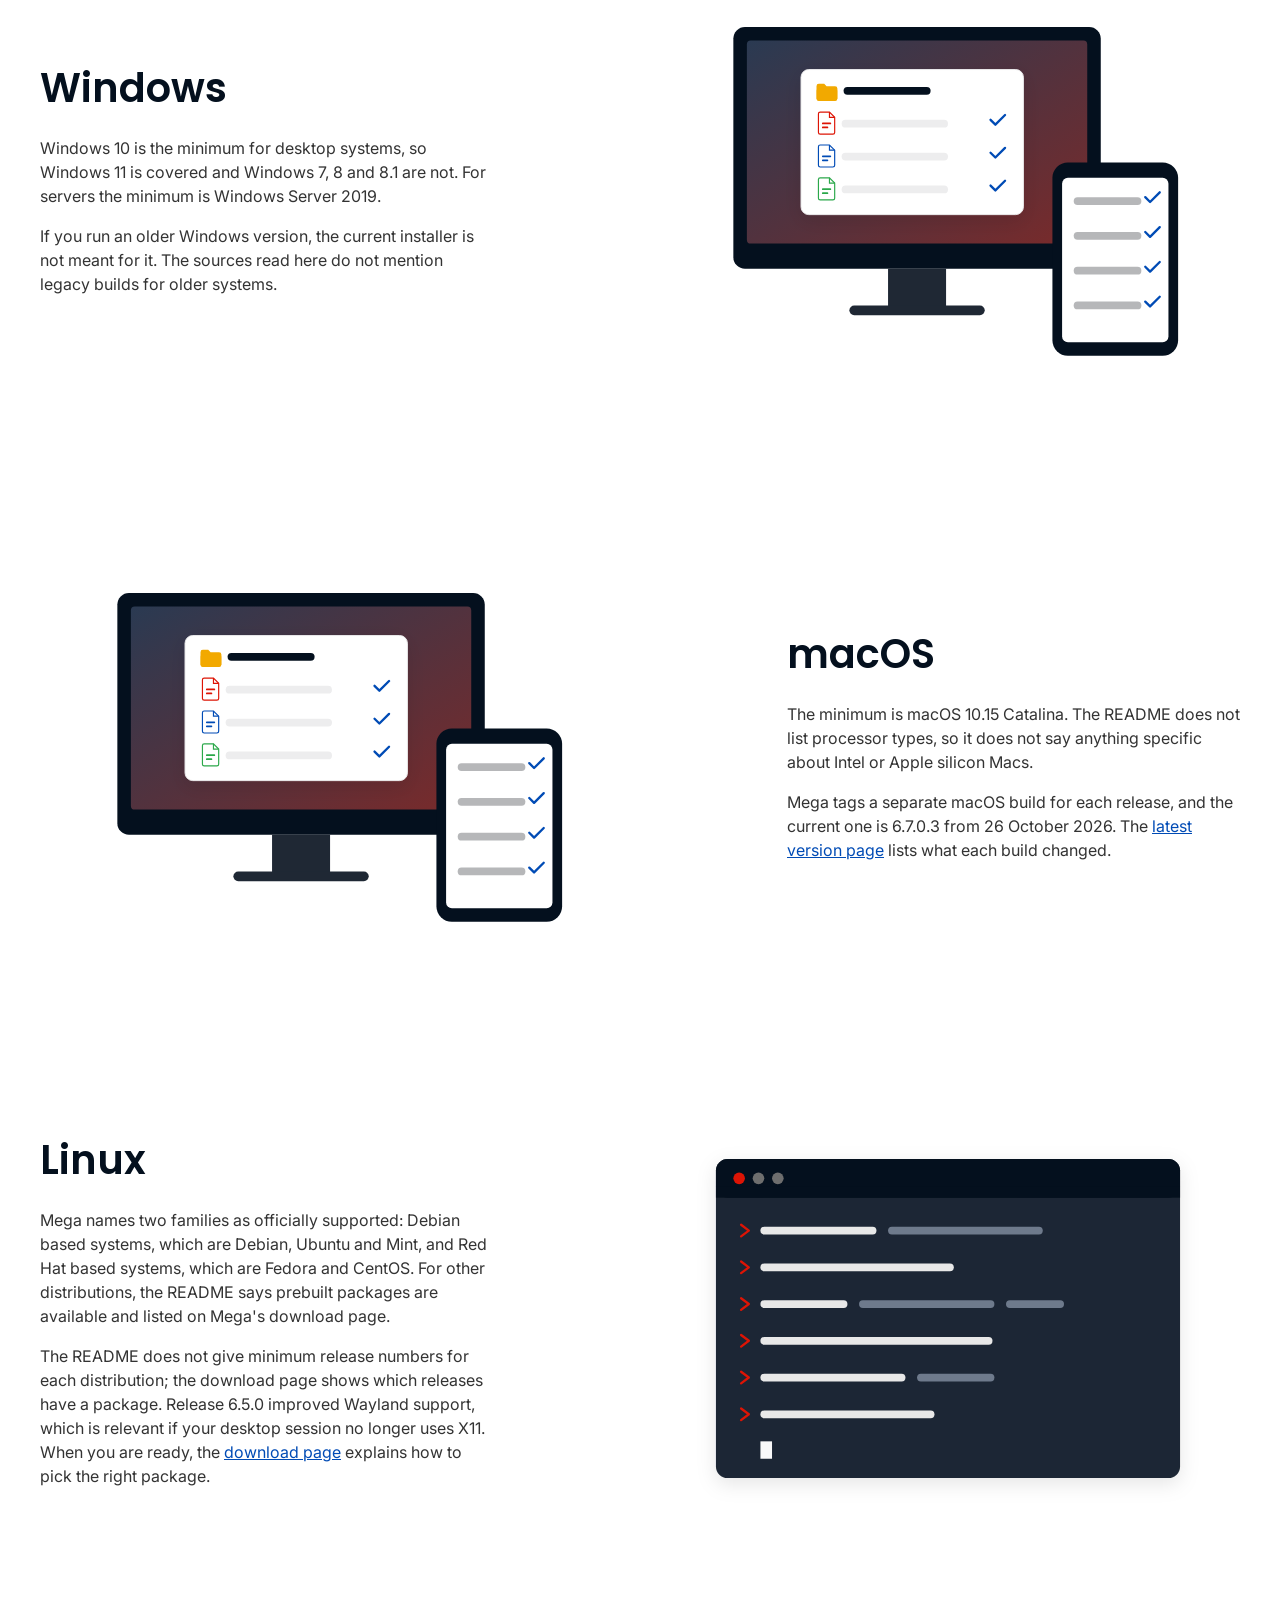
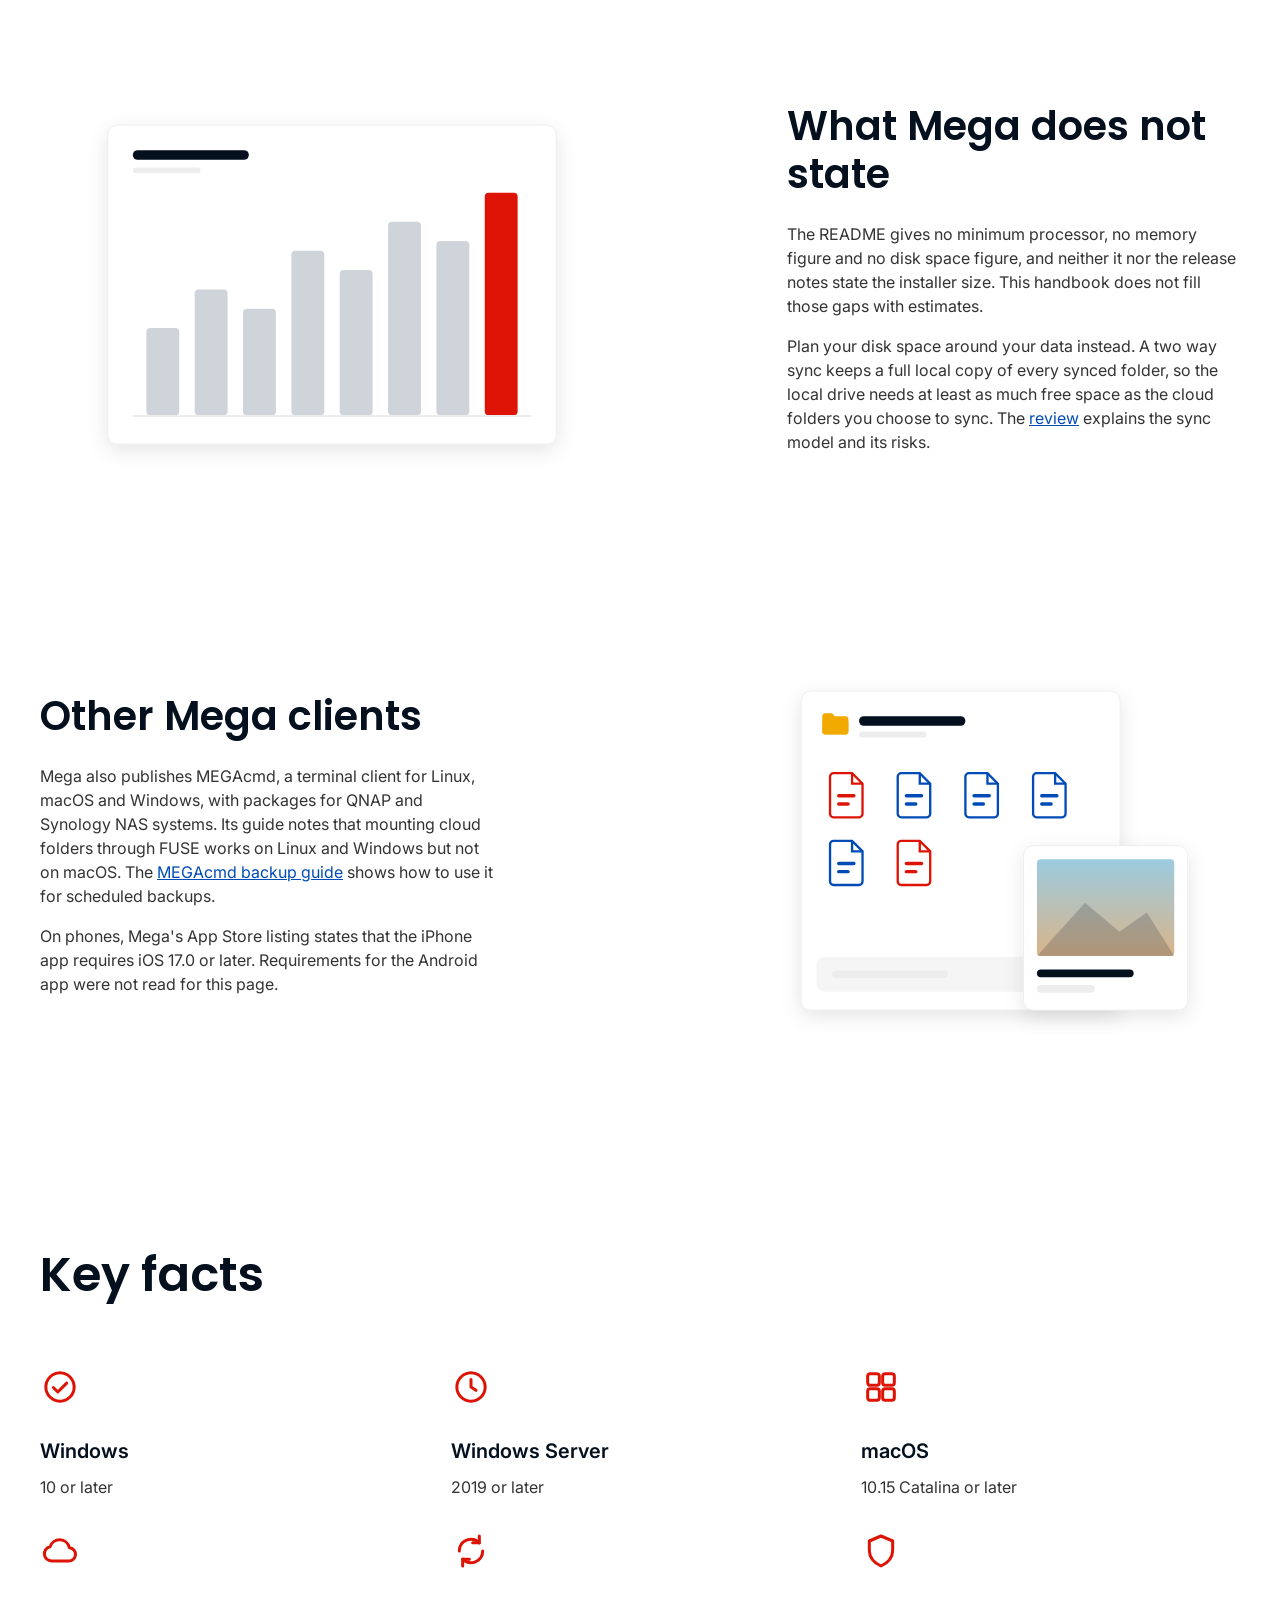
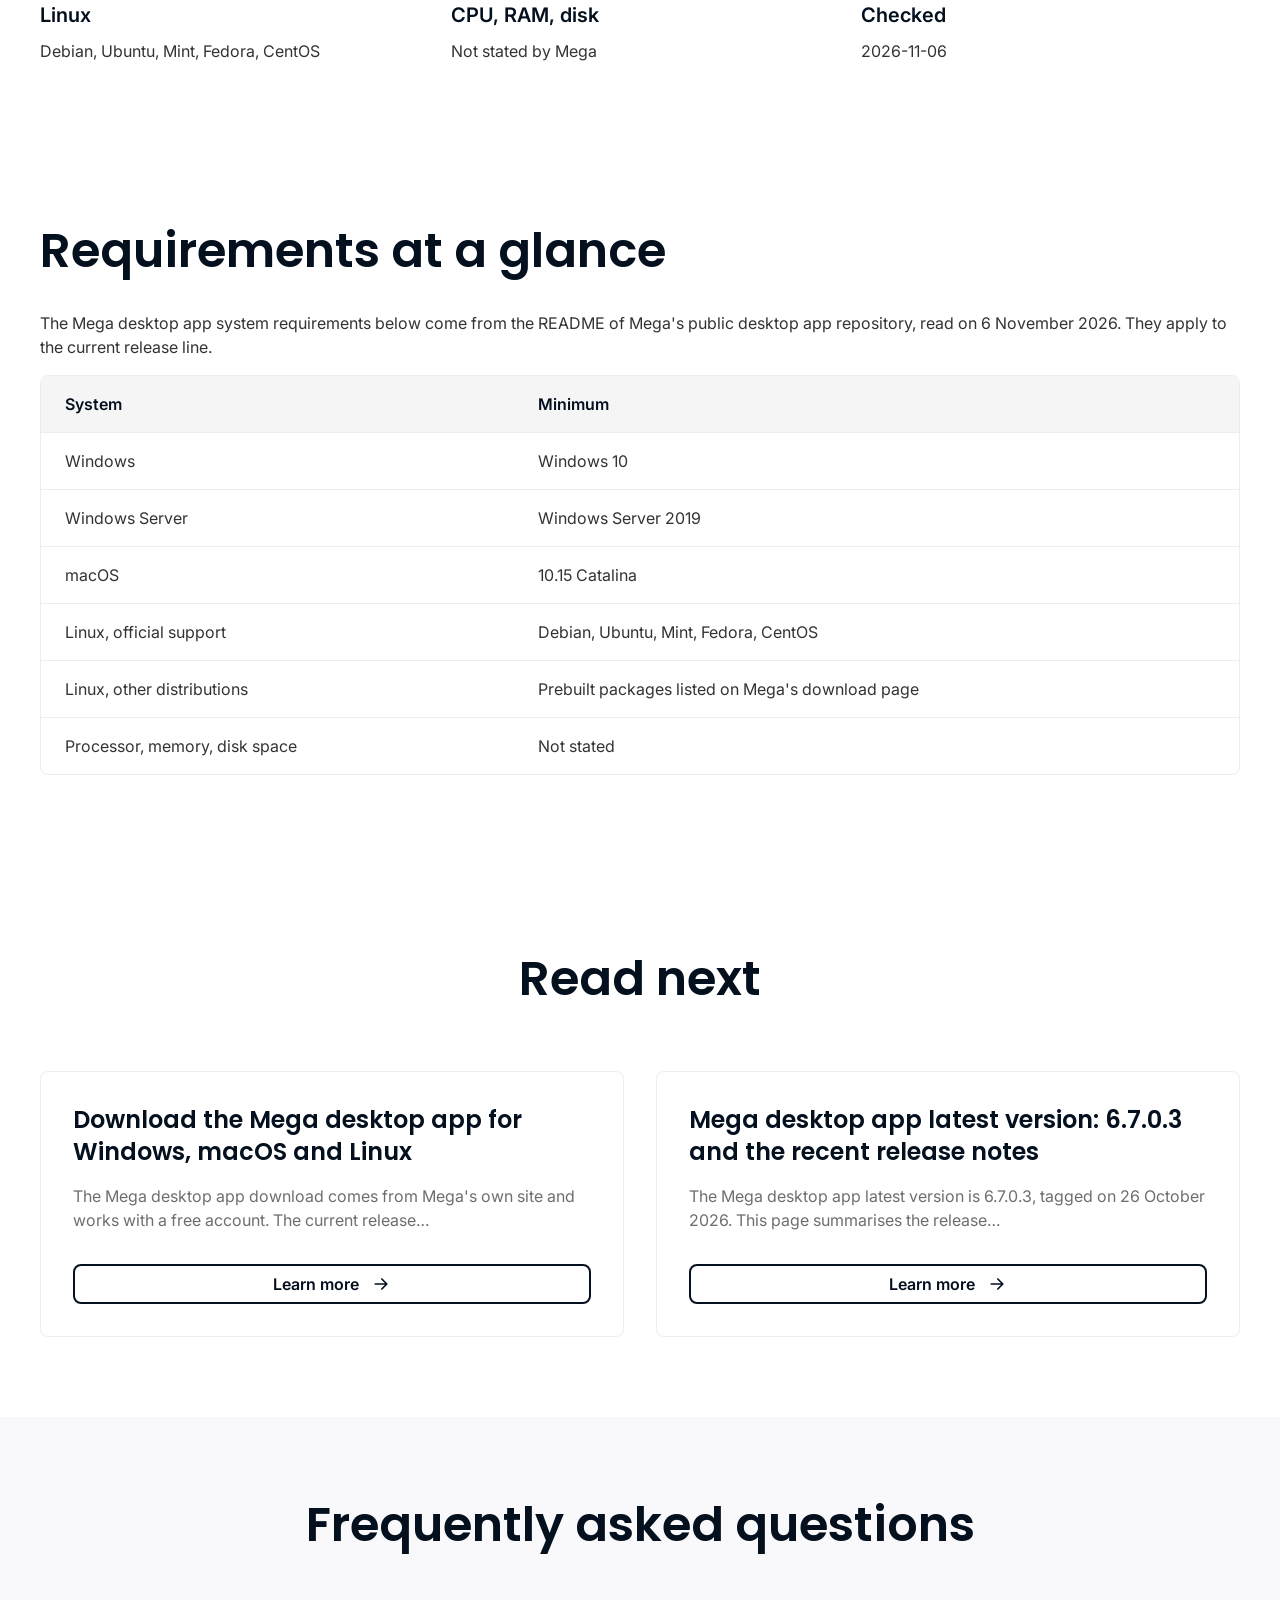
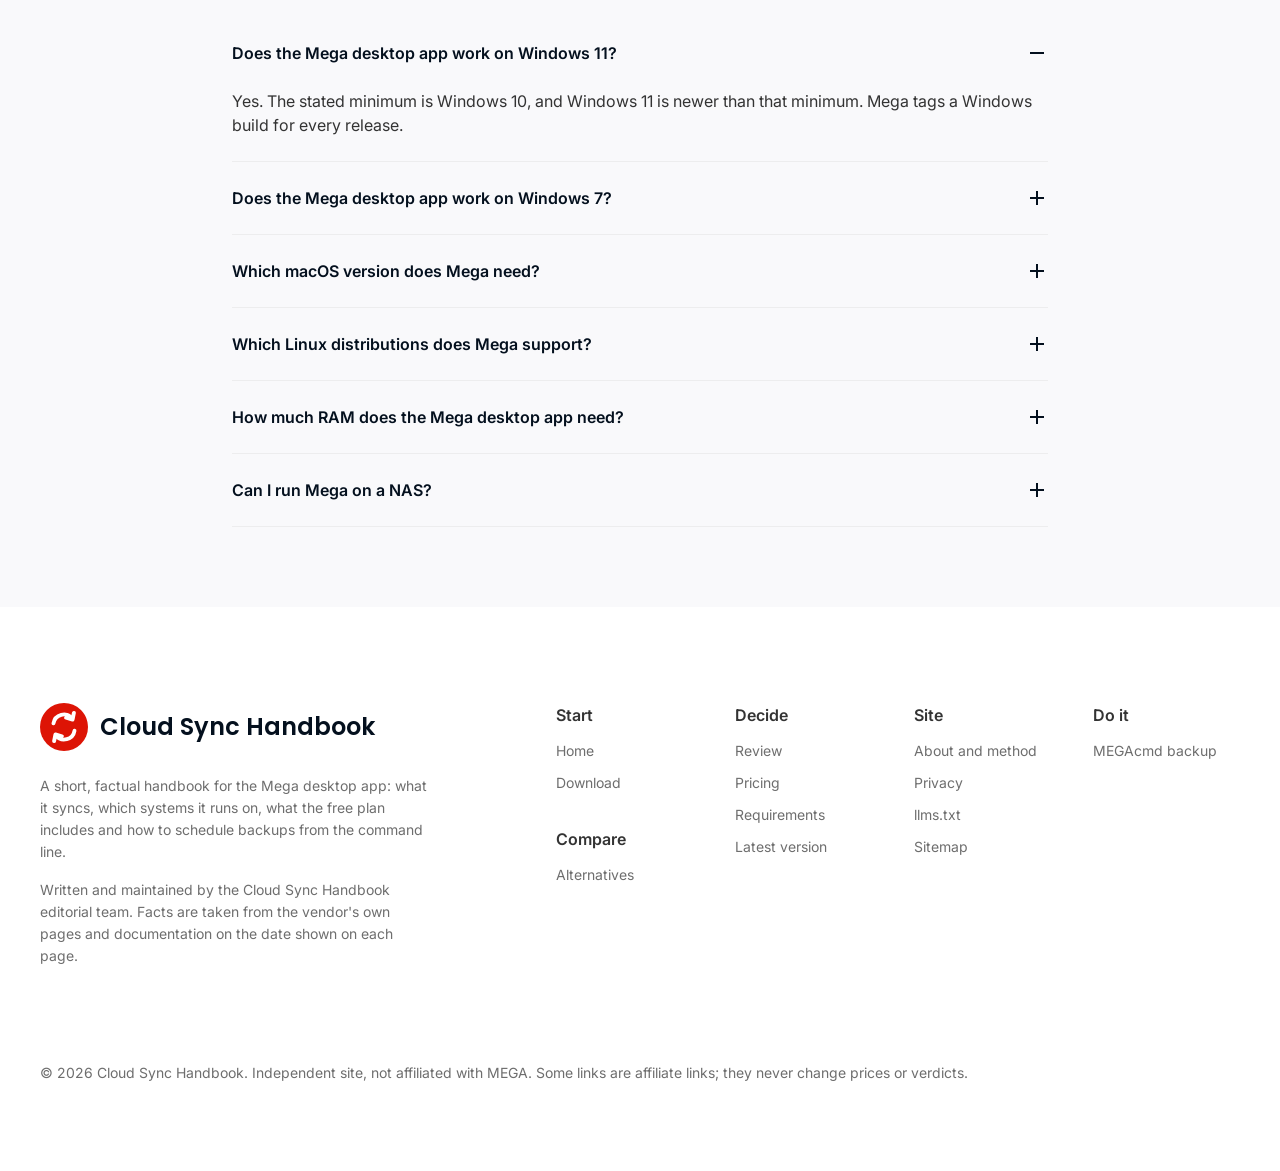
<file: system-requirements.html>
<!doctype html>
<html lang="en"><head>
<meta charset="utf-8">
<meta name="viewport" content="width=device-width,initial-scale=1">
<title>Mega Desktop App System Requirements: Windows, macOS, Linux</title>
<meta name="description" content="Mega desktop app system requirements: Windows 10 or Server 2019, macOS 10.15 Catalina, and Debian, Ubuntu, Mint, Fedora or CentOS on Linux.">
<link rel="canonical" href="https://mega-sync.github.io/system-requirements.html">
<meta name="robots" content="index,follow,max-image-preview:large,max-snippet:-1">
<meta name="author" content="Cloud Sync Handbook">
<meta property="og:type" content="article">
<meta property="og:title" content="Mega Desktop App System Requirements: Windows, macOS, Linux">
<meta property="og:description" content="Mega desktop app system requirements: Windows 10 or Server 2019, macOS 10.15 Catalina, and Debian, Ubuntu, Mint, Fedora or CentOS on Linux.">
<meta property="og:url" content="https://mega-sync.github.io/system-requirements.html">
<meta property="og:image" content="https://mega-sync.github.io/assets/og.png">
<meta property="og:site_name" content="Cloud Sync Handbook">
<meta property="article:published_time" content="2026-11-06">
<meta property="article:modified_time" content="2026-11-06">
<meta name="twitter:card" content="summary_large_image">
<link rel="icon" href="assets/favicon.svg" type="image/svg+xml">
<link rel="icon" href="assets/favicon-32.png" sizes="32x32" type="image/png">
<link rel="apple-touch-icon" href="assets/apple-touch-icon.png">
<link rel="preconnect" href="https://fonts.googleapis.com">
<link rel="preconnect" href="https://fonts.gstatic.com" crossorigin>
<link href="https://fonts.googleapis.com/css2?family=Geist:wght@400;500;600;700&family=Geist+Mono:wght@400;500&display=swap" rel="stylesheet">
<link rel="stylesheet" href="assets/style.css">
<script type="application/ld+json">{"@context": "https://schema.org", "@graph": [{"@type": "Organization", "@id": "https://mega-sync.github.io/#org", "name": "Cloud Sync Handbook", "url": "https://mega-sync.github.io/", "logo": {"@type": "ImageObject", "url": "https://mega-sync.github.io/assets/og.png"}}, {"@type": "WebSite", "@id": "https://mega-sync.github.io/#site", "name": "Cloud Sync Handbook", "url": "https://mega-sync.github.io/", "publisher": {"@id": "https://mega-sync.github.io/#org"}, "inLanguage": "en"}, {"@type": "SoftwareApplication", "@id": "https://mega-sync.github.io/#product", "name": "Mega", "applicationCategory": "UtilitiesApplication", "operatingSystem": "Windows 10 or later, macOS 10.15 or later, Linux", "url": "https://mega.io/desktop", "softwareVersion": "6.7.0.3", "publisher": {"@type": "Organization", "name": "MEGA"}, "sameAs": ["https://mega.io/desktop", "https://github.com/meganz/MEGAsync"], "offers": [{"@type": "Offer", "name": "Free", "price": "0", "priceCurrency": "USD", "url": "https://mega.io/desktop", "description": "20 GB storage, no credit card"}]}, {"@type": "WebPage", "@id": "https://mega-sync.github.io/system-requirements.html#webpage", "url": "https://mega-sync.github.io/system-requirements.html", "name": "Mega Desktop App System Requirements: Windows, macOS, Linux", "description": "Mega desktop app system requirements: Windows 10 or Server 2019, macOS 10.15 Catalina, and Debian, Ubuntu, Mint, Fedora or CentOS on Linux.", "isPartOf": {"@id": "https://mega-sync.github.io/#site"}, "about": {"@id": "https://mega-sync.github.io/#product"}, "datePublished": "2026-11-06", "dateModified": "2026-11-06", "inLanguage": "en", "breadcrumb": {"@id": "https://mega-sync.github.io/system-requirements.html#crumbs"}, "speakable": {"@type": "SpeakableSpecification", "cssSelector": [".answer", ".keyfacts", ".hero .lede"]}}, {"@type": "BreadcrumbList", "@id": "https://mega-sync.github.io/system-requirements.html#crumbs", "itemListElement": [{"@type": "ListItem", "position": 1, "name": "Cloud Sync Handbook", "item": "https://mega-sync.github.io/"}, {"@type": "ListItem", "position": 2, "name": "Mega desktop app system requirements for Windows, macOS and Linux", "item": "https://mega-sync.github.io/system-requirements.html"}]}, {"@type": "Article", "headline": "Mega desktop app system requirements for Windows, macOS and Linux", "description": "Mega desktop app system requirements: Windows 10 or Server 2019, macOS 10.15 Catalina, and Debian, Ubuntu, Mint, Fedora or CentOS on Linux.", "author": {"@id": "https://mega-sync.github.io/#org"}, "publisher": {"@id": "https://mega-sync.github.io/#org"}, "datePublished": "2026-11-06", "dateModified": "2026-11-06", "mainEntityOfPage": {"@id": "https://mega-sync.github.io/system-requirements.html#webpage"}, "about": {"@id": "https://mega-sync.github.io/#product"}, "inLanguage": "en"}, {"@type": "FAQPage", "mainEntity": [{"@type": "Question", "name": "Does the Mega desktop app work on Windows 11?", "acceptedAnswer": {"@type": "Answer", "text": "Yes. The stated minimum is Windows 10, and Windows 11 is newer than that minimum. Mega tags a Windows build for every release."}}, {"@type": "Question", "name": "Does the Mega desktop app work on Windows 7?", "acceptedAnswer": {"@type": "Answer", "text": "No. Mega's README sets Windows 10 as the minimum, so Windows 7, 8 and 8.1 are below the supported line for the current release."}}, {"@type": "Question", "name": "Which macOS version does Mega need?", "acceptedAnswer": {"@type": "Answer", "text": "macOS 10.15 Catalina or later. The README does not list processor requirements for Macs."}}, {"@type": "Question", "name": "Which Linux distributions does Mega support?", "acceptedAnswer": {"@type": "Answer", "text": "Debian, Ubuntu, Mint, Fedora and CentOS are officially supported. Mega's README says prebuilt packages for other distributions are listed on its download page."}}, {"@type": "Question", "name": "How much RAM does the Mega desktop app need?", "acceptedAnswer": {"@type": "Answer", "text": "Mega does not state a memory requirement in its README. Only operating system minimums are given."}}, {"@type": "Question", "name": "Can I run Mega on a NAS?", "acceptedAnswer": {"@type": "Answer", "text": "Not the desktop app, but Mega's terminal client MEGAcmd has packages for QNAP and Synology systems, installed from the App Center and Package Center."}}]}]}</script>
<script async src="https://www.googletagmanager.com/gtag/js?id=G-GKWE4MQZES"></script>
<script>window.dataLayer=window.dataLayer||[];function gtag(){dataLayer.push(arguments)}gtag('js',new Date());gtag('config','G-GKWE4MQZES');</script>
</head><body class="p-system-requirements"><a class="skip" href="#main">Skip to content</a><header class="site"><div class="bar"><a class="logo" href="index.html" aria-label="Cloud Sync Handbook home"><svg class="mark" aria-hidden="true" xmlns="http://www.w3.org/2000/svg" viewBox="0 0 32 32" width="32" height="32"><circle cx="16" cy="16" r="16" fill="#dd1405"/><path d="M9 13.5a7 7 0 0 1 12.4-3.2" fill="none" stroke="#fff" stroke-width="2.6" stroke-linecap="round"/><path d="M22.6 6.6l-.9 4.4-4.3-1.2" fill="none" stroke="#fff" stroke-width="2.6" stroke-linecap="round" stroke-linejoin="round"/><path d="M23 18.5a7 7 0 0 1-12.4 3.2" fill="none" stroke="#fff" stroke-width="2.6" stroke-linecap="round"/><path d="M9.4 25.4l.9-4.4 4.3 1.2" fill="none" stroke="#fff" stroke-width="2.6" stroke-linecap="round" stroke-linejoin="round"/></svg></a><nav class="mainnav" id="mainnav" aria-label="Site"><a href="review.html">Review</a><a href="pricing.html">Pricing</a><a href="system-requirements.html" aria-current="page">Requirements</a><a href="download.html">Download</a></nav><div class="hright"><a class="btn-line" href="alternatives.html">Alternatives</a><a class="hbtn btn-dark" href="download.html" data-track="funnel" data-offer="mega" data-place="header">Get Mega from mega.io</a><button class="burger" type="button" aria-label="Menu" aria-expanded="false" aria-controls="mainnav"><span></span><span></span><span></span></button></div></div></header><main id="main"><section class="hero"><div class="hero-txt"><p class="eyebrow">Requirements</p><h1 class="long">Mega desktop app system requirements for Windows, macOS and Linux</h1><p class="lede">The Mega desktop app system requirements are short: Windows 10, macOS 10.15 Catalina or one of five officially supported Linux distributions. Mega's README gives operating system minimums only.</p><p class="meta">Updated 2026-11-06 · 4 min read · By Cloud Sync Handbook</p><div class="hero-cta"><a class="btn" href="download.html" data-track="funnel" data-offer="mega" data-place="hero">Get Mega</a></div></div><div class="hero-art"><div class="win" aria-hidden="true"><div class="win-top"><span class="dot"></span><span class="sp"></span><span class="tic"></span><span class="tic"></span><span class="tic"></span><span class="clock"></span></div><div class="win-bg"></div><div class="panel panel-art"><img src="assets/art/devices.svg" alt="" width="420" height="315"></div></div></div></section><section class="rows"><div class="intro"><h2 class="center">On this page</h2><nav class="toc" aria-label="On this page"><p><a href="#table">Requirements at a glance</a> <span aria-hidden="true">&middot;</span> <a href="#windows">Windows</a> <span aria-hidden="true">&middot;</span> <a href="#macos">macOS</a> <span aria-hidden="true">&middot;</span> <a href="#linux">Linux</a> <span aria-hidden="true">&middot;</span> <a href="#unknown">What Mega does not state</a> <span aria-hidden="true">&middot;</span> <a href="#other">Other Mega clients</a> <span aria-hidden="true">&middot;</span> <a href="#faq">FAQ</a></p></nav><p class="answer">The Mega desktop app system requirements are Windows 10 or later, Windows Server 2019 or later, macOS 10.15 Catalina or later, or Linux. On Linux, Mega officially supports Debian, Ubuntu, Mint, Fedora and CentOS and offers prebuilt packages for other distributions. Mega's README states no processor, memory or disk space figures.</p><p class="disclosure">This is an independent guide, not Mega's website. Buttons lead to the official Mega site and may be affiliate links; if they are, the price you pay does not change. Facts were checked on 6 November 2026 against Mega's public GitHub repositories and its App Store listing.</p></div><div id="windows" class="row"><div class="row-txt"><h3>Windows</h3>
<p>Windows 10 is the minimum for desktop systems, so Windows 11 is covered and Windows 7, 8 and 8.1 are not. For servers the minimum is Windows Server 2019.</p>
<p>If you run an older Windows version, the current installer is not meant for it. The sources read here do not mention legacy builds for older systems.</p></div><div class="row-art"><div class="art"><img src="assets/art/devices.svg" alt="" width="604" height="453" loading="lazy"></div></div></div><div id="macos" class="row flip"><div class="row-txt"><h3>macOS</h3>
<p>The minimum is macOS 10.15 Catalina. The README does not list processor types, so it does not say anything specific about Intel or Apple silicon Macs.</p>
<p>Mega tags a separate macOS build for each release, and the current one is 6.7.0.3 from 26 October 2026. The <a href="whats-new.html">latest version page</a> lists what each build changed.</p></div><div class="row-art"><div class="art"><img src="assets/art/devices.svg" alt="" width="604" height="453" loading="lazy"></div></div></div><div id="linux" class="row"><div class="row-txt"><h3>Linux</h3>
<p>Mega names two families as officially supported: Debian based systems, which are Debian, Ubuntu and Mint, and Red Hat based systems, which are Fedora and CentOS. For other distributions, the README says prebuilt packages are available and listed on Mega's download page.</p>
<p>The README does not give minimum release numbers for each distribution; the download page shows which releases have a package. Release 6.5.0 improved Wayland support, which is relevant if your desktop session no longer uses X11. When you are ready, the <a href="download.html">download page</a> explains how to pick the right package.</p></div><div class="row-art"><div class="art"><img src="assets/art/terminal.svg" alt="" width="604" height="453" loading="lazy"></div></div></div><div id="unknown" class="row flip"><div class="row-txt"><h3>What Mega does not state</h3>
<p>The README gives no minimum processor, no memory figure and no disk space figure, and neither it nor the release notes state the installer size. This handbook does not fill those gaps with estimates.</p>
<p>Plan your disk space around your data instead. A two way sync keeps a full local copy of every synced folder, so the local drive needs at least as much free space as the cloud folders you choose to sync. The <a href="review.html">review</a> explains the sync model and its risks.</p></div><div class="row-art"><div class="art"><img src="assets/art/chart.svg" alt="" width="604" height="453" loading="lazy"></div></div></div><div id="other" class="row"><div class="row-txt"><h3>Other Mega clients</h3>
<p>Mega also publishes MEGAcmd, a terminal client for Linux, macOS and Windows, with packages for QNAP and Synology NAS systems. Its guide notes that mounting cloud folders through FUSE works on Linux and Windows but not on macOS. The <a href="megacmd-backup.html">MEGAcmd backup guide</a> shows how to use it for scheduled backups.</p>
<p>On phones, Mega's App Store listing states that the iPhone app requires iOS 17.0 or later. Requirements for the Android app were not read for this page.</p></div><div class="row-art"><div class="art"><img src="assets/art/files.svg" alt="" width="604" height="453" loading="lazy"></div></div></div></section><section id="facts" class="features"><h2>Key facts</h2><ul class="feat-grid"><li class="feat"><svg class="ico" aria-hidden="true" viewBox="0 0 24 24" width="40" height="40" fill="none" stroke="currentColor" stroke-width="1.8" stroke-linecap="round" stroke-linejoin="round"><circle cx="12" cy="12" r="8.5"/><path d="M8 12.3l2.7 2.7L16 9.7"/></svg><p class="ft">Windows</p><p>10 or later</p></li><li class="feat"><svg class="ico" aria-hidden="true" viewBox="0 0 24 24" width="40" height="40" fill="none" stroke="currentColor" stroke-width="1.8" stroke-linecap="round" stroke-linejoin="round"><circle cx="12" cy="12" r="8.5"/><path d="M12 7.5V12l3 2"/></svg><p class="ft">Windows Server</p><p>2019 or later</p></li><li class="feat"><svg class="ico" aria-hidden="true" viewBox="0 0 24 24" width="40" height="40" fill="none" stroke="currentColor" stroke-width="1.8" stroke-linecap="round" stroke-linejoin="round"><rect x="4" y="4" width="7" height="7" rx="1.5"/><rect x="13" y="4" width="7" height="7" rx="1.5"/><rect x="4" y="13" width="7" height="7" rx="1.5"/><rect x="13" y="13" width="7" height="7" rx="1.5"/></svg><p class="ft">macOS</p><p>10.15 Catalina or later</p></li><li class="feat"><svg class="ico" aria-hidden="true" viewBox="0 0 24 24" width="40" height="40" fill="none" stroke="currentColor" stroke-width="1.8" stroke-linecap="round" stroke-linejoin="round"><path d="M7 18h10a4 4 0 0 0 .6-8A6 6 0 0 0 6 9.5 4.3 4.3 0 0 0 7 18z"/></svg><p class="ft">Linux</p><p>Debian, Ubuntu, Mint, Fedora, CentOS</p></li><li class="feat"><svg class="ico" aria-hidden="true" viewBox="0 0 24 24" width="40" height="40" fill="none" stroke="currentColor" stroke-width="1.8" stroke-linecap="round" stroke-linejoin="round"><path d="M5 12a7 7 0 0 1 12-4.9M19 12a7 7 0 0 1-12 4.9"/><path d="M17 3v4h-4M7 21v-4h4"/></svg><p class="ft">CPU, RAM, disk</p><p>Not stated by Mega</p></li><li class="feat"><svg class="ico" aria-hidden="true" viewBox="0 0 24 24" width="40" height="40" fill="none" stroke="currentColor" stroke-width="1.8" stroke-linecap="round" stroke-linejoin="round"><path d="M12 3l7 3v5.5c0 4.4-3 7.6-7 9.5-4-1.9-7-5.1-7-9.5V6z"/></svg><p class="ft">Checked</p><p>2026-11-06</p></li></ul></section><section class="wide"><div id="table" class="wblock"><h2>Requirements at a glance</h2>
<p>The Mega desktop app system requirements below come from the README of Mega's public desktop app repository, read on 6 November 2026. They apply to the current release line.</p>
<div class="tablewrap"><table><thead><tr><th>System</th><th>Minimum</th></tr></thead><tbody><tr><td>Windows</td><td>Windows 10</td></tr><tr><td>Windows Server</td><td>Windows Server 2019</td></tr><tr><td>macOS</td><td>10.15 Catalina</td></tr><tr><td>Linux, official support</td><td>Debian, Ubuntu, Mint, Fedora, CentOS</td></tr><tr><td>Linux, other distributions</td><td>Prebuilt packages listed on Mega's download page</td></tr><tr><td>Processor, memory, disk space</td><td>Not stated</td></tr></tbody></table></div></div></section><section id="related" class="learn"><h2 class="center">Read next</h2><ul class="cards c2"><li class="card"><h3><a href="download.html">Download the Mega desktop app for Windows, macOS and Linux</a></h3><p>The Mega desktop app download comes from Mega's own site and works with a free account. The current release…</p><span class="card-go" aria-hidden="true">Learn more <svg aria-hidden="true" viewBox="0 0 24 24" width="20" height="20" fill="none" stroke="currentColor" stroke-width="2" stroke-linecap="round" stroke-linejoin="round"><path d="M5 12h14M13 6l6 6-6 6"/></svg></span></li><li class="card"><h3><a href="whats-new.html">Mega desktop app latest version: 6.7.0.3 and the recent release notes</a></h3><p>The Mega desktop app latest version is 6.7.0.3, tagged on 26 October 2026. This page summarises the release…</p><span class="card-go" aria-hidden="true">Learn more <svg aria-hidden="true" viewBox="0 0 24 24" width="20" height="20" fill="none" stroke="currentColor" stroke-width="2" stroke-linecap="round" stroke-linejoin="round"><path d="M5 12h14M13 6l6 6-6 6"/></svg></span></li></ul></section><div id="faq" class="faq-sec"><div class="faq-in"><h2 class="center">Frequently asked questions</h2><div class="faq"><details open><summary>Does the Mega desktop app work on Windows 11?</summary><p>Yes. The stated minimum is Windows 10, and Windows 11 is newer than that minimum. Mega tags a Windows build for every release.</p></details><details><summary>Does the Mega desktop app work on Windows 7?</summary><p>No. Mega's README sets Windows 10 as the minimum, so Windows 7, 8 and 8.1 are below the supported line for the current release.</p></details><details><summary>Which macOS version does Mega need?</summary><p>macOS 10.15 Catalina or later. The README does not list processor requirements for Macs.</p></details><details><summary>Which Linux distributions does Mega support?</summary><p>Debian, Ubuntu, Mint, Fedora and CentOS are officially supported. Mega's README says prebuilt packages for other distributions are listed on its download page.</p></details><details><summary>How much RAM does the Mega desktop app need?</summary><p>Mega does not state a memory requirement in its README. Only operating system minimums are given.</p></details><details><summary>Can I run Mega on a NAS?</summary><p>Not the desktop app, but Mega's terminal client MEGAcmd has packages for QNAP and Synology systems, installed from the App Center and Package Center.</p></details></div></div></div></main><footer class="site"><div class="fwrap"><div class="fbrand"><a class="flogo" href="index.html"><svg class="mark" aria-hidden="true" xmlns="http://www.w3.org/2000/svg" viewBox="0 0 32 32" width="48" height="48"><circle cx="16" cy="16" r="16" fill="#dd1405"/><path d="M9 13.5a7 7 0 0 1 12.4-3.2" fill="none" stroke="#fff" stroke-width="2.6" stroke-linecap="round"/><path d="M22.6 6.6l-.9 4.4-4.3-1.2" fill="none" stroke="#fff" stroke-width="2.6" stroke-linecap="round" stroke-linejoin="round"/><path d="M23 18.5a7 7 0 0 1-12.4 3.2" fill="none" stroke="#fff" stroke-width="2.6" stroke-linecap="round"/><path d="M9.4 25.4l.9-4.4 4.3 1.2" fill="none" stroke="#fff" stroke-width="2.6" stroke-linecap="round" stroke-linejoin="round"/></svg><span>Cloud Sync Handbook</span></a><p>A short, factual handbook for the Mega desktop app: what it syncs, which systems it runs on, what the free plan includes and how to schedule backups from the command line.</p><p>Written and maintained by the Cloud Sync Handbook editorial team. Facts are taken from the vendor's own pages and documentation on the date shown on each page.</p></div><nav class="fnav" aria-label="Footer"><div class="fcol"><details class="fgroup" open><summary>Start</summary><div class="flinks"><a href="index.html">Home</a><a href="download.html">Download</a></div></details><details class="fgroup" open><summary>Compare</summary><div class="flinks"><a href="alternatives.html">Alternatives</a></div></details></div><div class="fcol"><details class="fgroup" open><summary>Decide</summary><div class="flinks"><a href="review.html">Review</a><a href="pricing.html">Pricing</a><a href="system-requirements.html">Requirements</a><a href="whats-new.html">Latest version</a></div></details></div><div class="fcol"><details class="fgroup" open><summary>Site</summary><div class="flinks"><a href="about.html">About and method</a><a href="privacy.html">Privacy</a><a href="llms.txt">llms.txt</a><a href="sitemap.xml">Sitemap</a></div></details></div><div class="fcol"><details class="fgroup" open><summary>Do it</summary><div class="flinks"><a href="megacmd-backup.html">MEGAcmd backup</a></div></details></div></nav><p class="copy">&copy; 2026 Cloud Sync Handbook. Independent site, not affiliated with MEGA. Some links are affiliate links; they never change prices or verdicts.</p></div></footer><div class="cookie" id="cookie" role="region" aria-label="Cookie notice" hidden><div class="cookie-in"><p class="cookie-h">Cookies on this site</p><p>Pages use Google Analytics to count visits and clicks on outbound links. Google sets its own cookies for this. Read more in our <a href="privacy.html">privacy page</a>.</p><div class="cookie-b"><button type="button" class="cbtn" id="cookie-ok">OK</button></div></div></div><script src="assets/app.js" defer></script>
<script src="assets/track.js"></script>
<script src="assets/captcha-widget.js"></script>
</body></html>
</file>
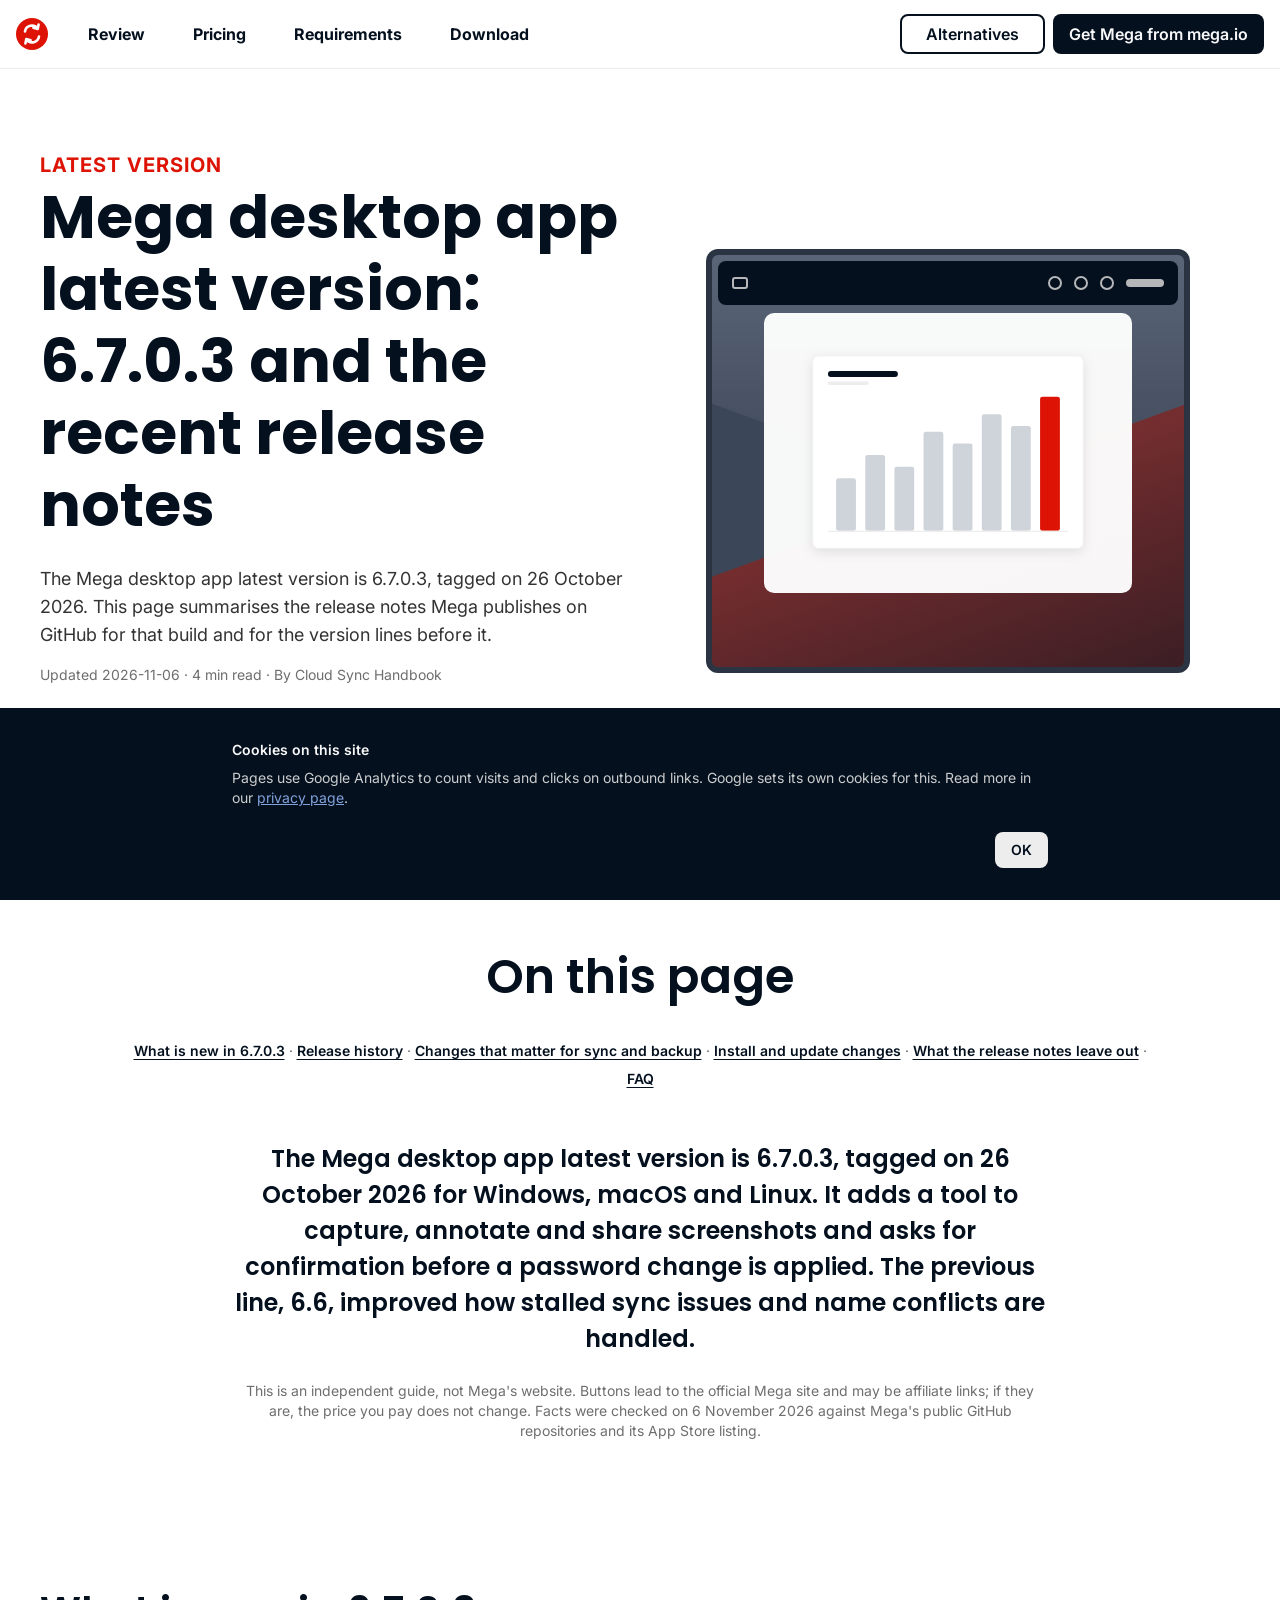
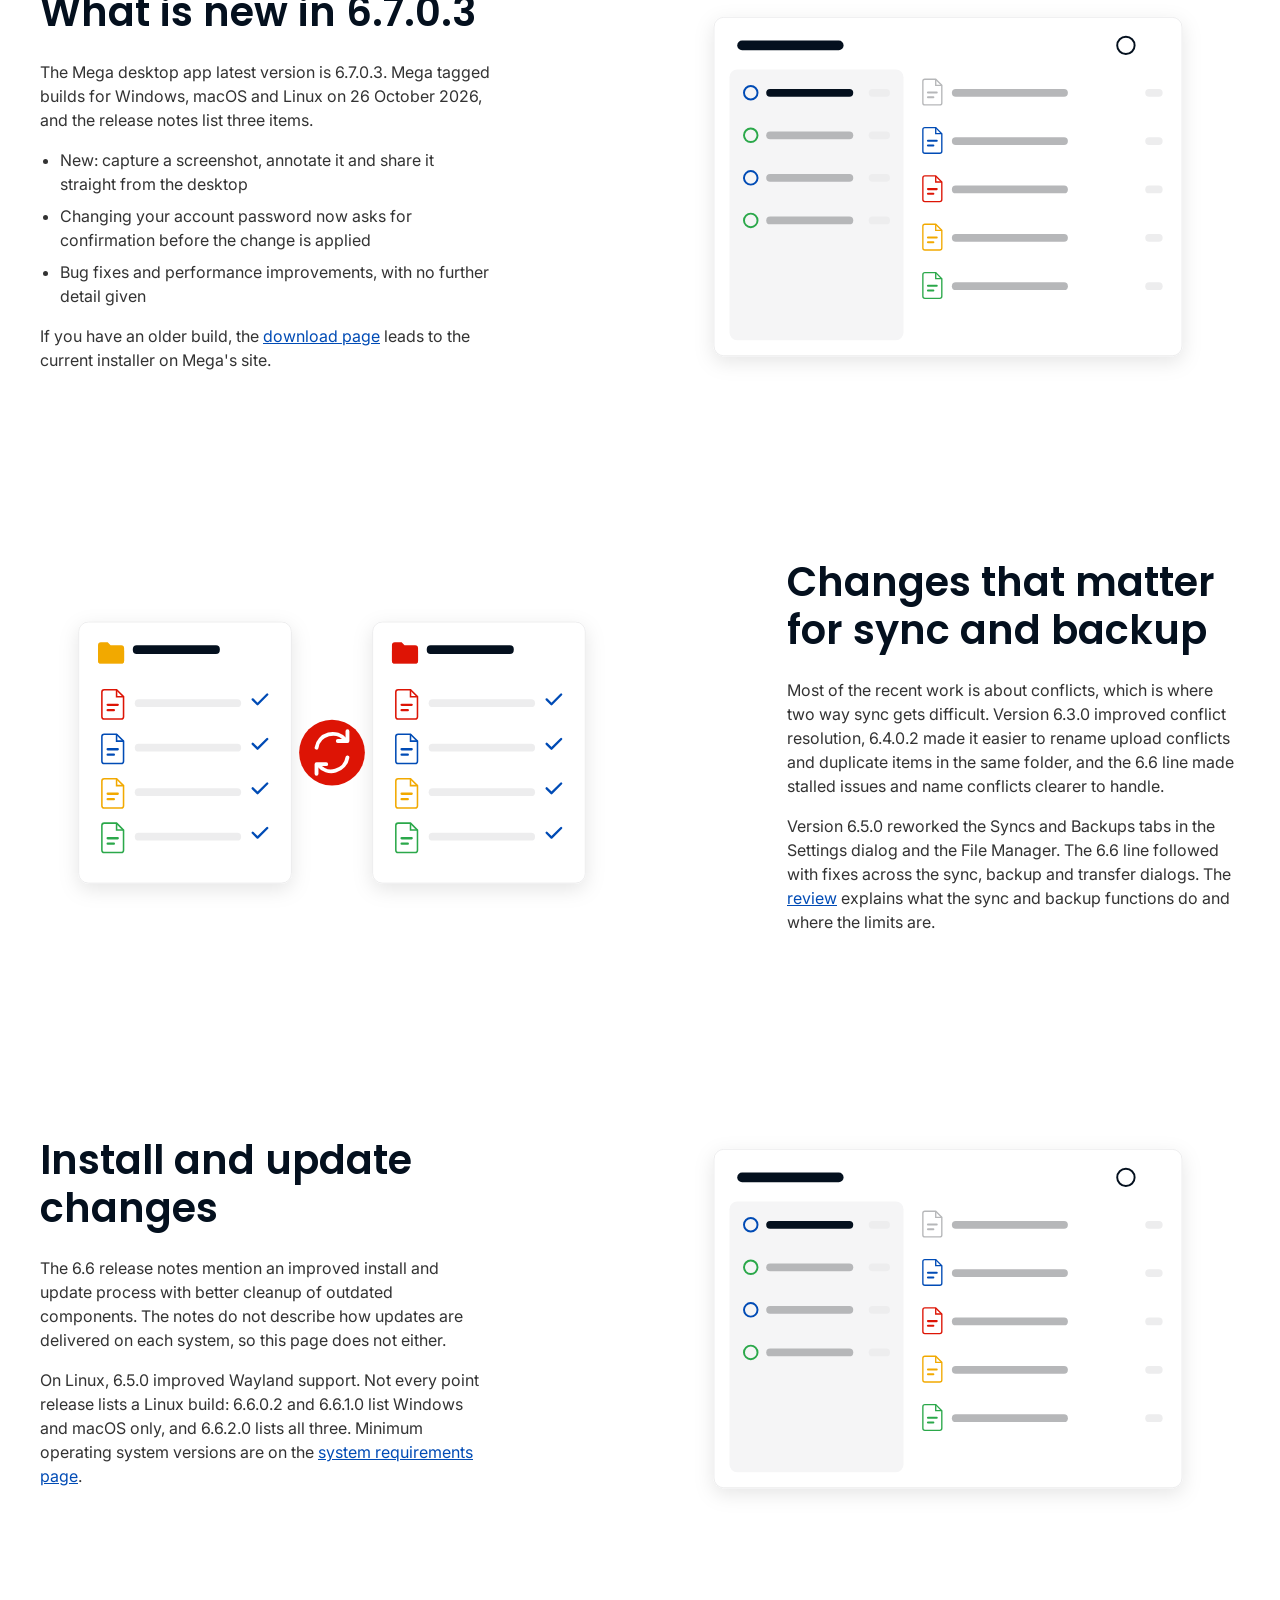
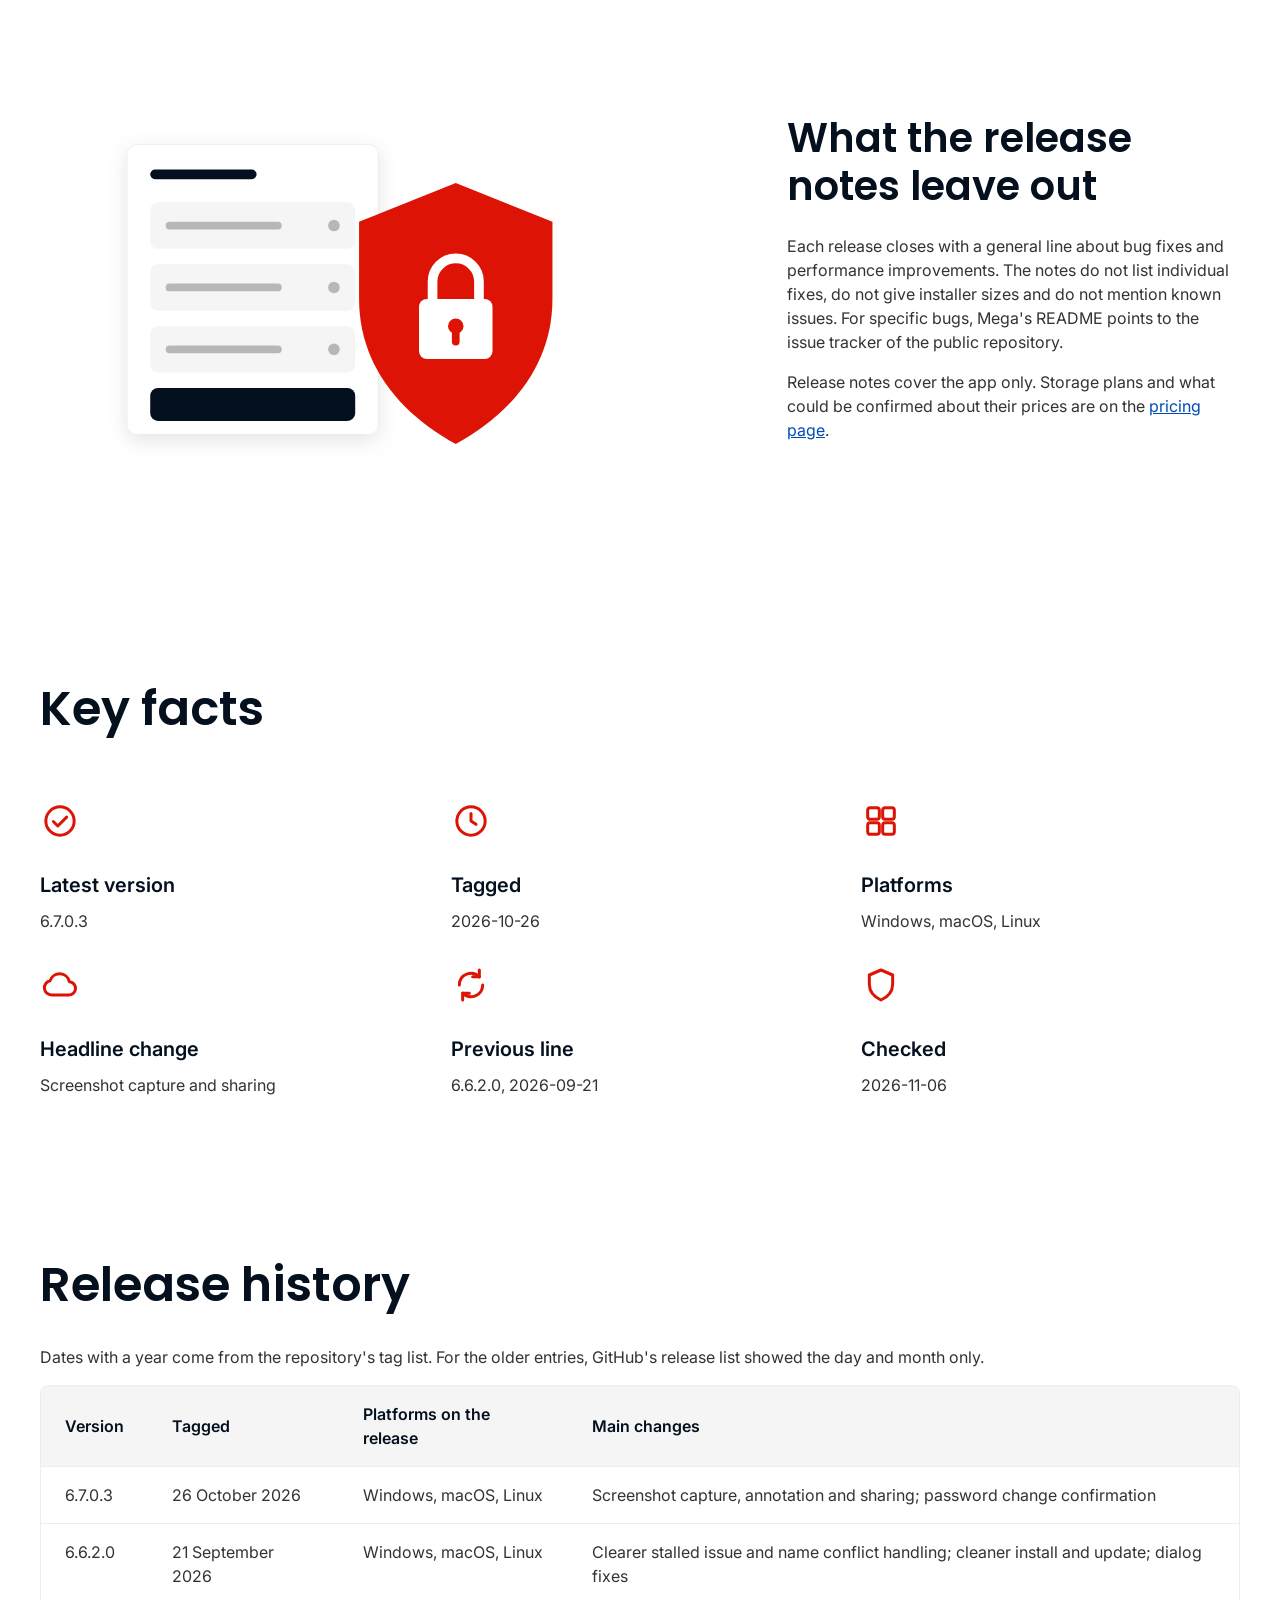
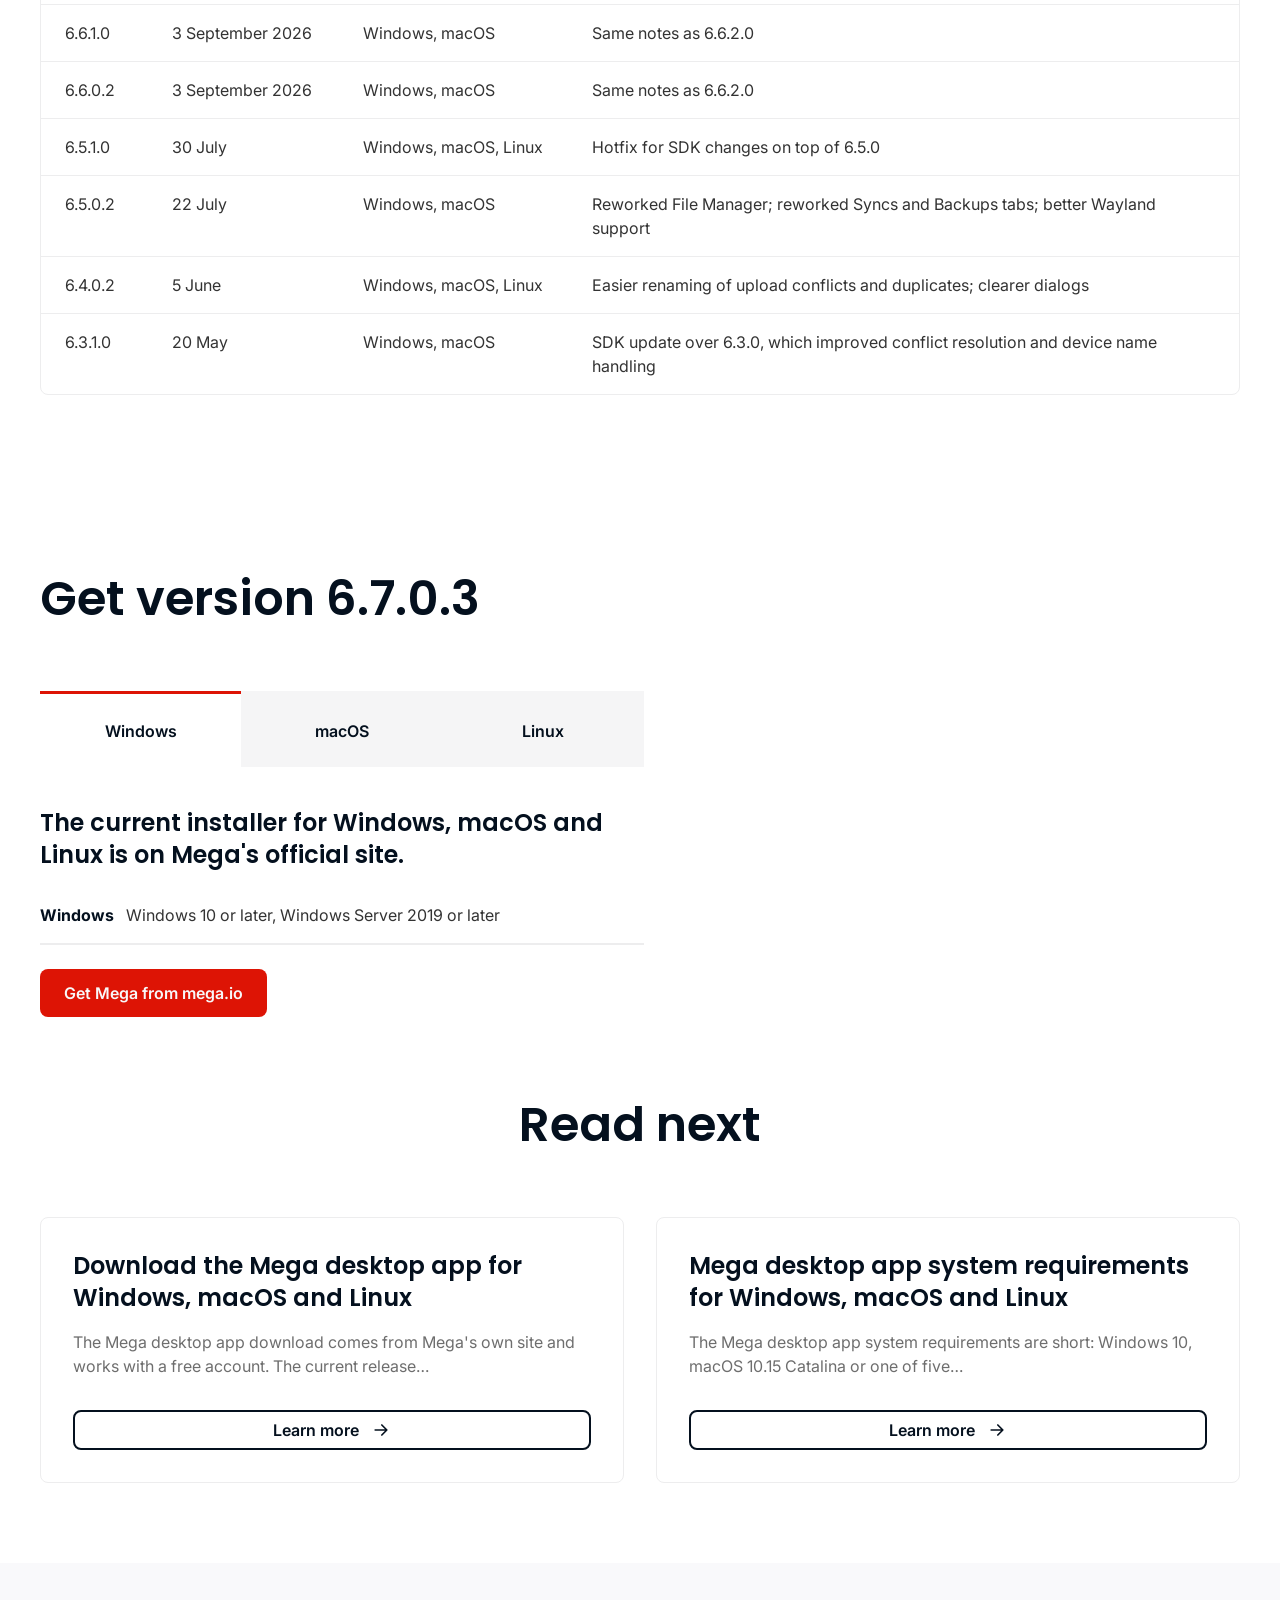
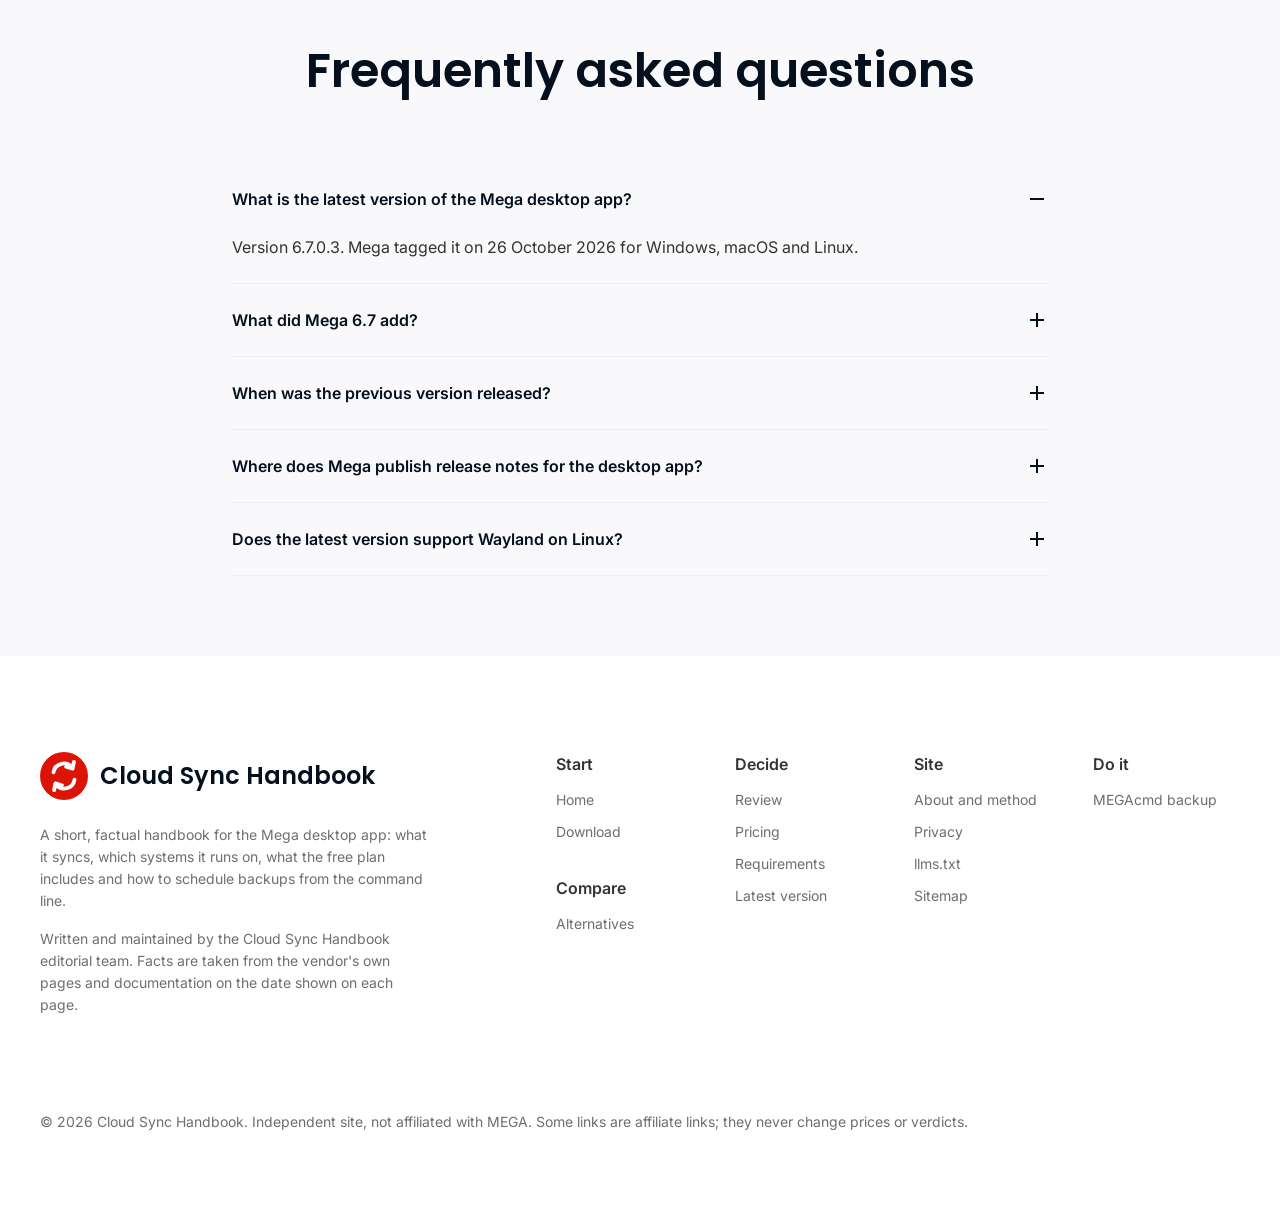
<file: whats-new.html>
<!doctype html>
<html lang="en"><head>
<meta charset="utf-8">
<meta name="viewport" content="width=device-width,initial-scale=1">
<title>Mega Desktop App Latest Version 6.7.0.3: Release Notes 2026</title>
<meta name="description" content="The Mega desktop app latest version is 6.7.0.3 (26 October 2026). Summary of the release notes for 6.7, 6.6, 6.5, 6.4 and 6.3 from GitHub.">
<link rel="canonical" href="https://mega-sync.github.io/whats-new.html">
<meta name="robots" content="index,follow,max-image-preview:large,max-snippet:-1">
<meta name="author" content="Cloud Sync Handbook">
<meta property="og:type" content="article">
<meta property="og:title" content="Mega Desktop App Latest Version 6.7.0.3: Release Notes 2026">
<meta property="og:description" content="The Mega desktop app latest version is 6.7.0.3 (26 October 2026). Summary of the release notes for 6.7, 6.6, 6.5, 6.4 and 6.3 from GitHub.">
<meta property="og:url" content="https://mega-sync.github.io/whats-new.html">
<meta property="og:image" content="https://mega-sync.github.io/assets/og.png">
<meta property="og:site_name" content="Cloud Sync Handbook">
<meta property="article:published_time" content="2026-11-06">
<meta property="article:modified_time" content="2026-11-06">
<meta name="twitter:card" content="summary_large_image">
<link rel="icon" href="assets/favicon.svg" type="image/svg+xml">
<link rel="icon" href="assets/favicon-32.png" sizes="32x32" type="image/png">
<link rel="apple-touch-icon" href="assets/apple-touch-icon.png">
<link rel="preconnect" href="https://fonts.googleapis.com">
<link rel="preconnect" href="https://fonts.gstatic.com" crossorigin>
<link href="https://fonts.googleapis.com/css2?family=Geist:wght@400;500;600;700&family=Geist+Mono:wght@400;500&display=swap" rel="stylesheet">
<link rel="stylesheet" href="assets/style.css">
<script type="application/ld+json">{"@context": "https://schema.org", "@graph": [{"@type": "Organization", "@id": "https://mega-sync.github.io/#org", "name": "Cloud Sync Handbook", "url": "https://mega-sync.github.io/", "logo": {"@type": "ImageObject", "url": "https://mega-sync.github.io/assets/og.png"}}, {"@type": "WebSite", "@id": "https://mega-sync.github.io/#site", "name": "Cloud Sync Handbook", "url": "https://mega-sync.github.io/", "publisher": {"@id": "https://mega-sync.github.io/#org"}, "inLanguage": "en"}, {"@type": "SoftwareApplication", "@id": "https://mega-sync.github.io/#product", "name": "Mega", "applicationCategory": "UtilitiesApplication", "operatingSystem": "Windows 10 or later, macOS 10.15 or later, Linux", "url": "https://mega.io/desktop", "softwareVersion": "6.7.0.3", "publisher": {"@type": "Organization", "name": "MEGA"}, "sameAs": ["https://mega.io/desktop", "https://github.com/meganz/MEGAsync"], "offers": [{"@type": "Offer", "name": "Free", "price": "0", "priceCurrency": "USD", "url": "https://mega.io/desktop", "description": "20 GB storage, no credit card"}]}, {"@type": "WebPage", "@id": "https://mega-sync.github.io/whats-new.html#webpage", "url": "https://mega-sync.github.io/whats-new.html", "name": "Mega Desktop App Latest Version 6.7.0.3: Release Notes 2026", "description": "The Mega desktop app latest version is 6.7.0.3 (26 October 2026). Summary of the release notes for 6.7, 6.6, 6.5, 6.4 and 6.3 from GitHub.", "isPartOf": {"@id": "https://mega-sync.github.io/#site"}, "about": {"@id": "https://mega-sync.github.io/#product"}, "datePublished": "2026-11-06", "dateModified": "2026-11-06", "inLanguage": "en", "breadcrumb": {"@id": "https://mega-sync.github.io/whats-new.html#crumbs"}, "speakable": {"@type": "SpeakableSpecification", "cssSelector": [".answer", ".keyfacts", ".hero .lede"]}}, {"@type": "BreadcrumbList", "@id": "https://mega-sync.github.io/whats-new.html#crumbs", "itemListElement": [{"@type": "ListItem", "position": 1, "name": "Cloud Sync Handbook", "item": "https://mega-sync.github.io/"}, {"@type": "ListItem", "position": 2, "name": "Mega desktop app latest version: 6.7.0.3 and the recent release notes", "item": "https://mega-sync.github.io/whats-new.html"}]}, {"@type": "Article", "headline": "Mega desktop app latest version: 6.7.0.3 and the recent release notes", "description": "The Mega desktop app latest version is 6.7.0.3 (26 October 2026). Summary of the release notes for 6.7, 6.6, 6.5, 6.4 and 6.3 from GitHub.", "author": {"@id": "https://mega-sync.github.io/#org"}, "publisher": {"@id": "https://mega-sync.github.io/#org"}, "datePublished": "2026-11-06", "dateModified": "2026-11-06", "mainEntityOfPage": {"@id": "https://mega-sync.github.io/whats-new.html#webpage"}, "about": {"@id": "https://mega-sync.github.io/#product"}, "inLanguage": "en"}, {"@type": "FAQPage", "mainEntity": [{"@type": "Question", "name": "What is the latest version of the Mega desktop app?", "acceptedAnswer": {"@type": "Answer", "text": "Version 6.7.0.3. Mega tagged it on 26 October 2026 for Windows, macOS and Linux."}}, {"@type": "Question", "name": "What did Mega 6.7 add?", "acceptedAnswer": {"@type": "Answer", "text": "A tool to capture, annotate and share screenshots from the desktop, and a confirmation step before a password change is applied. The notes also mention unspecified bug fixes and performance improvements."}}, {"@type": "Question", "name": "When was the previous version released?", "acceptedAnswer": {"@type": "Answer", "text": "Version 6.6.2.0 was tagged on 21 September 2026 for Windows, macOS and Linux. It improved the handling of stalled issues and name conflicts and cleaned up the install and update process."}}, {"@type": "Question", "name": "Where does Mega publish release notes for the desktop app?", "acceptedAnswer": {"@type": "Answer", "text": "In the releases section of its public MEGAsync repository on GitHub. Each release has separate tags for Windows, macOS and, for most versions, Linux."}}, {"@type": "Question", "name": "Does the latest version support Wayland on Linux?", "acceptedAnswer": {"@type": "Answer", "text": "Wayland support was improved in version 6.5.0, and later builds include that work. The release notes do not go into detail on what changed."}}]}]}</script>
<script async src="https://www.googletagmanager.com/gtag/js?id=G-GKWE4MQZES"></script>
<script>window.dataLayer=window.dataLayer||[];function gtag(){dataLayer.push(arguments)}gtag('js',new Date());gtag('config','G-GKWE4MQZES');</script>
</head><body class="p-whats-new"><a class="skip" href="#main">Skip to content</a><header class="site"><div class="bar"><a class="logo" href="index.html" aria-label="Cloud Sync Handbook home"><svg class="mark" aria-hidden="true" xmlns="http://www.w3.org/2000/svg" viewBox="0 0 32 32" width="32" height="32"><circle cx="16" cy="16" r="16" fill="#dd1405"/><path d="M9 13.5a7 7 0 0 1 12.4-3.2" fill="none" stroke="#fff" stroke-width="2.6" stroke-linecap="round"/><path d="M22.6 6.6l-.9 4.4-4.3-1.2" fill="none" stroke="#fff" stroke-width="2.6" stroke-linecap="round" stroke-linejoin="round"/><path d="M23 18.5a7 7 0 0 1-12.4 3.2" fill="none" stroke="#fff" stroke-width="2.6" stroke-linecap="round"/><path d="M9.4 25.4l.9-4.4 4.3 1.2" fill="none" stroke="#fff" stroke-width="2.6" stroke-linecap="round" stroke-linejoin="round"/></svg></a><nav class="mainnav" id="mainnav" aria-label="Site"><a href="review.html">Review</a><a href="pricing.html">Pricing</a><a href="system-requirements.html">Requirements</a><a href="download.html">Download</a></nav><div class="hright"><a class="btn-line" href="alternatives.html">Alternatives</a><a class="hbtn btn-dark" href="download.html" data-track="funnel" data-offer="mega" data-place="header">Get Mega from mega.io</a><button class="burger" type="button" aria-label="Menu" aria-expanded="false" aria-controls="mainnav"><span></span><span></span><span></span></button></div></div></header><main id="main"><section class="hero"><div class="hero-txt"><p class="eyebrow">Latest version</p><h1 class="long">Mega desktop app latest version: 6.7.0.3 and the recent release notes</h1><p class="lede">The Mega desktop app latest version is 6.7.0.3, tagged on 26 October 2026. This page summarises the release notes Mega publishes on GitHub for that build and for the version lines before it.</p><p class="meta">Updated 2026-11-06 · 4 min read · By Cloud Sync Handbook</p><div class="hero-cta"><a class="btn" href="download.html" data-track="funnel" data-offer="mega" data-place="hero">Get Mega</a></div></div><div class="hero-art"><div class="win" aria-hidden="true"><div class="win-top"><span class="dot"></span><span class="sp"></span><span class="tic"></span><span class="tic"></span><span class="tic"></span><span class="clock"></span></div><div class="win-bg"></div><div class="panel panel-art"><img src="assets/art/chart.svg" alt="" width="420" height="315"></div></div></div></section><section class="rows"><div class="intro"><h2 class="center">On this page</h2><nav class="toc" aria-label="On this page"><p><a href="#latest">What is new in 6.7.0.3</a> <span aria-hidden="true">&middot;</span> <a href="#history">Release history</a> <span aria-hidden="true">&middot;</span> <a href="#sync">Changes that matter for sync and backup</a> <span aria-hidden="true">&middot;</span> <a href="#install">Install and update changes</a> <span aria-hidden="true">&middot;</span> <a href="#limits">What the release notes leave out</a> <span aria-hidden="true">&middot;</span> <a href="#faq">FAQ</a></p></nav><p class="answer">The Mega desktop app latest version is 6.7.0.3, tagged on 26 October 2026 for Windows, macOS and Linux. It adds a tool to capture, annotate and share screenshots and asks for confirmation before a password change is applied. The previous line, 6.6, improved how stalled sync issues and name conflicts are handled.</p><p class="disclosure">This is an independent guide, not Mega's website. Buttons lead to the official Mega site and may be affiliate links; if they are, the price you pay does not change. Facts were checked on 6 November 2026 against Mega's public GitHub repositories and its App Store listing.</p></div><div id="latest" class="row"><div class="row-txt"><h3>What is new in 6.7.0.3</h3>
<p>The Mega desktop app latest version is 6.7.0.3. Mega tagged builds for Windows, macOS and Linux on 26 October 2026, and the release notes list three items.</p>
<ul><li>New: capture a screenshot, annotate it and share it straight from the desktop</li><li>Changing your account password now asks for confirmation before the change is applied</li><li>Bug fixes and performance improvements, with no further detail given</li></ul>
<p>If you have an older build, the <a href="download.html">download page</a> leads to the current installer on Mega's site.</p></div><div class="row-art"><div class="art"><img src="assets/art/transfers.svg" alt="" width="604" height="453" loading="lazy"></div></div></div><div id="sync" class="row flip"><div class="row-txt"><h3>Changes that matter for sync and backup</h3>
<p>Most of the recent work is about conflicts, which is where two way sync gets difficult. Version 6.3.0 improved conflict resolution, 6.4.0.2 made it easier to rename upload conflicts and duplicate items in the same folder, and the 6.6 line made stalled issues and name conflicts clearer to handle.</p>
<p>Version 6.5.0 reworked the Syncs and Backups tabs in the Settings dialog and the File Manager. The 6.6 line followed with fixes across the sync, backup and transfer dialogs. The <a href="review.html">review</a> explains what the sync and backup functions do and where the limits are.</p></div><div class="row-art"><div class="art"><img src="assets/art/sync.svg" alt="" width="604" height="453" loading="lazy"></div></div></div><div id="install" class="row"><div class="row-txt"><h3>Install and update changes</h3>
<p>The 6.6 release notes mention an improved install and update process with better cleanup of outdated components. The notes do not describe how updates are delivered on each system, so this page does not either.</p>
<p>On Linux, 6.5.0 improved Wayland support. Not every point release lists a Linux build: 6.6.0.2 and 6.6.1.0 list Windows and macOS only, and 6.6.2.0 lists all three. Minimum operating system versions are on the <a href="system-requirements.html">system requirements page</a>.</p></div><div class="row-art"><div class="art"><img src="assets/art/transfers.svg" alt="" width="604" height="453" loading="lazy"></div></div></div><div id="limits" class="row flip"><div class="row-txt"><h3>What the release notes leave out</h3>
<p>Each release closes with a general line about bug fixes and performance improvements. The notes do not list individual fixes, do not give installer sizes and do not mention known issues. For specific bugs, Mega's README points to the issue tracker of the public repository.</p>
<p>Release notes cover the app only. Storage plans and what could be confirmed about their prices are on the <a href="pricing.html">pricing page</a>.</p></div><div class="row-art"><div class="art"><img src="assets/art/shield.svg" alt="" width="604" height="453" loading="lazy"></div></div></div></section><section id="facts" class="features"><h2>Key facts</h2><ul class="feat-grid"><li class="feat"><svg class="ico" aria-hidden="true" viewBox="0 0 24 24" width="40" height="40" fill="none" stroke="currentColor" stroke-width="1.8" stroke-linecap="round" stroke-linejoin="round"><circle cx="12" cy="12" r="8.5"/><path d="M8 12.3l2.7 2.7L16 9.7"/></svg><p class="ft">Latest version</p><p>6.7.0.3</p></li><li class="feat"><svg class="ico" aria-hidden="true" viewBox="0 0 24 24" width="40" height="40" fill="none" stroke="currentColor" stroke-width="1.8" stroke-linecap="round" stroke-linejoin="round"><circle cx="12" cy="12" r="8.5"/><path d="M12 7.5V12l3 2"/></svg><p class="ft">Tagged</p><p>2026-10-26</p></li><li class="feat"><svg class="ico" aria-hidden="true" viewBox="0 0 24 24" width="40" height="40" fill="none" stroke="currentColor" stroke-width="1.8" stroke-linecap="round" stroke-linejoin="round"><rect x="4" y="4" width="7" height="7" rx="1.5"/><rect x="13" y="4" width="7" height="7" rx="1.5"/><rect x="4" y="13" width="7" height="7" rx="1.5"/><rect x="13" y="13" width="7" height="7" rx="1.5"/></svg><p class="ft">Platforms</p><p>Windows, macOS, Linux</p></li><li class="feat"><svg class="ico" aria-hidden="true" viewBox="0 0 24 24" width="40" height="40" fill="none" stroke="currentColor" stroke-width="1.8" stroke-linecap="round" stroke-linejoin="round"><path d="M7 18h10a4 4 0 0 0 .6-8A6 6 0 0 0 6 9.5 4.3 4.3 0 0 0 7 18z"/></svg><p class="ft">Headline change</p><p>Screenshot capture and sharing</p></li><li class="feat"><svg class="ico" aria-hidden="true" viewBox="0 0 24 24" width="40" height="40" fill="none" stroke="currentColor" stroke-width="1.8" stroke-linecap="round" stroke-linejoin="round"><path d="M5 12a7 7 0 0 1 12-4.9M19 12a7 7 0 0 1-12 4.9"/><path d="M17 3v4h-4M7 21v-4h4"/></svg><p class="ft">Previous line</p><p>6.6.2.0, 2026-09-21</p></li><li class="feat"><svg class="ico" aria-hidden="true" viewBox="0 0 24 24" width="40" height="40" fill="none" stroke="currentColor" stroke-width="1.8" stroke-linecap="round" stroke-linejoin="round"><path d="M12 3l7 3v5.5c0 4.4-3 7.6-7 9.5-4-1.9-7-5.1-7-9.5V6z"/></svg><p class="ft">Checked</p><p>2026-11-06</p></li></ul></section><section class="wide"><div id="history" class="wblock"><h2>Release history</h2>
<p>Dates with a year come from the repository's tag list. For the older entries, GitHub's release list showed the day and month only.</p>
<div class="tablewrap"><table><thead><tr><th>Version</th><th>Tagged</th><th>Platforms on the release</th><th>Main changes</th></tr></thead><tbody><tr><td>6.7.0.3</td><td>26 October 2026</td><td>Windows, macOS, Linux</td><td>Screenshot capture, annotation and sharing; password change confirmation</td></tr><tr><td>6.6.2.0</td><td>21 September 2026</td><td>Windows, macOS, Linux</td><td>Clearer stalled issue and name conflict handling; cleaner install and update; dialog fixes</td></tr><tr><td>6.6.1.0</td><td>3 September 2026</td><td>Windows, macOS</td><td>Same notes as 6.6.2.0</td></tr><tr><td>6.6.0.2</td><td>3 September 2026</td><td>Windows, macOS</td><td>Same notes as 6.6.2.0</td></tr><tr><td>6.5.1.0</td><td>30 July</td><td>Windows, macOS, Linux</td><td>Hotfix for SDK changes on top of 6.5.0</td></tr><tr><td>6.5.0.2</td><td>22 July</td><td>Windows, macOS</td><td>Reworked File Manager; reworked Syncs and Backups tabs; better Wayland support</td></tr><tr><td>6.4.0.2</td><td>5 June</td><td>Windows, macOS, Linux</td><td>Easier renaming of upload conflicts and duplicates; clearer dialogs</td></tr><tr><td>6.3.1.0</td><td>20 May</td><td>Windows, macOS</td><td>SDK update over 6.3.0, which improved conflict resolution and device name handling</td></tr></tbody></table></div></div></section><section id="cta" class="dl"><h2>Get version 6.7.0.3</h2><nav class="tabs" role="tablist" aria-label="Systems"><button type="button" role="tab" id="tab-win" aria-controls="os-win" aria-selected="true">Windows</button><button type="button" role="tab" id="tab-mac" aria-controls="os-mac" aria-selected="false" tabindex="-1">macOS</button><button type="button" role="tab" id="tab-linux" aria-controls="os-linux" aria-selected="false" tabindex="-1">Linux</button></nav><section class="dl-panel" aria-label="Get version 6.7.0.3"><p class="dl-lead">The current installer for Windows, macOS and Linux is on Mega's official site.</p><div class="dl-row"><p class="os-req" id="os-win" role="tabpanel" aria-labelledby="tab-win"><b>Windows</b> Windows 10 or later, Windows Server 2019 or later</p><p class="os-req" id="os-mac" role="tabpanel" aria-labelledby="tab-mac" hidden><b>macOS</b> 10.15 Catalina or later</p><p class="os-req" id="os-linux" role="tabpanel" aria-labelledby="tab-linux" hidden><b>Linux</b> Debian, Ubuntu, Mint, Fedora, CentOS</p></div><div><a class="btn" href="download.html" data-track="funnel" data-offer="mega" data-place="section:cta">Get Mega from mega.io</a></div></section></section><section id="related" class="learn"><h2 class="center">Read next</h2><ul class="cards c2"><li class="card"><h3><a href="download.html">Download the Mega desktop app for Windows, macOS and Linux</a></h3><p>The Mega desktop app download comes from Mega's own site and works with a free account. The current release…</p><span class="card-go" aria-hidden="true">Learn more <svg aria-hidden="true" viewBox="0 0 24 24" width="20" height="20" fill="none" stroke="currentColor" stroke-width="2" stroke-linecap="round" stroke-linejoin="round"><path d="M5 12h14M13 6l6 6-6 6"/></svg></span></li><li class="card"><h3><a href="system-requirements.html">Mega desktop app system requirements for Windows, macOS and Linux</a></h3><p>The Mega desktop app system requirements are short: Windows 10, macOS 10.15 Catalina or one of five…</p><span class="card-go" aria-hidden="true">Learn more <svg aria-hidden="true" viewBox="0 0 24 24" width="20" height="20" fill="none" stroke="currentColor" stroke-width="2" stroke-linecap="round" stroke-linejoin="round"><path d="M5 12h14M13 6l6 6-6 6"/></svg></span></li></ul></section><div id="faq" class="faq-sec"><div class="faq-in"><h2 class="center">Frequently asked questions</h2><div class="faq"><details open><summary>What is the latest version of the Mega desktop app?</summary><p>Version 6.7.0.3. Mega tagged it on 26 October 2026 for Windows, macOS and Linux.</p></details><details><summary>What did Mega 6.7 add?</summary><p>A tool to capture, annotate and share screenshots from the desktop, and a confirmation step before a password change is applied. The notes also mention unspecified bug fixes and performance improvements.</p></details><details><summary>When was the previous version released?</summary><p>Version 6.6.2.0 was tagged on 21 September 2026 for Windows, macOS and Linux. It improved the handling of stalled issues and name conflicts and cleaned up the install and update process.</p></details><details><summary>Where does Mega publish release notes for the desktop app?</summary><p>In the releases section of its public MEGAsync repository on GitHub. Each release has separate tags for Windows, macOS and, for most versions, Linux.</p></details><details><summary>Does the latest version support Wayland on Linux?</summary><p>Wayland support was improved in version 6.5.0, and later builds include that work. The release notes do not go into detail on what changed.</p></details></div></div></div></main><footer class="site"><div class="fwrap"><div class="fbrand"><a class="flogo" href="index.html"><svg class="mark" aria-hidden="true" xmlns="http://www.w3.org/2000/svg" viewBox="0 0 32 32" width="48" height="48"><circle cx="16" cy="16" r="16" fill="#dd1405"/><path d="M9 13.5a7 7 0 0 1 12.4-3.2" fill="none" stroke="#fff" stroke-width="2.6" stroke-linecap="round"/><path d="M22.6 6.6l-.9 4.4-4.3-1.2" fill="none" stroke="#fff" stroke-width="2.6" stroke-linecap="round" stroke-linejoin="round"/><path d="M23 18.5a7 7 0 0 1-12.4 3.2" fill="none" stroke="#fff" stroke-width="2.6" stroke-linecap="round"/><path d="M9.4 25.4l.9-4.4 4.3 1.2" fill="none" stroke="#fff" stroke-width="2.6" stroke-linecap="round" stroke-linejoin="round"/></svg><span>Cloud Sync Handbook</span></a><p>A short, factual handbook for the Mega desktop app: what it syncs, which systems it runs on, what the free plan includes and how to schedule backups from the command line.</p><p>Written and maintained by the Cloud Sync Handbook editorial team. Facts are taken from the vendor's own pages and documentation on the date shown on each page.</p></div><nav class="fnav" aria-label="Footer"><div class="fcol"><details class="fgroup" open><summary>Start</summary><div class="flinks"><a href="index.html">Home</a><a href="download.html">Download</a></div></details><details class="fgroup" open><summary>Compare</summary><div class="flinks"><a href="alternatives.html">Alternatives</a></div></details></div><div class="fcol"><details class="fgroup" open><summary>Decide</summary><div class="flinks"><a href="review.html">Review</a><a href="pricing.html">Pricing</a><a href="system-requirements.html">Requirements</a><a href="whats-new.html">Latest version</a></div></details></div><div class="fcol"><details class="fgroup" open><summary>Site</summary><div class="flinks"><a href="about.html">About and method</a><a href="privacy.html">Privacy</a><a href="llms.txt">llms.txt</a><a href="sitemap.xml">Sitemap</a></div></details></div><div class="fcol"><details class="fgroup" open><summary>Do it</summary><div class="flinks"><a href="megacmd-backup.html">MEGAcmd backup</a></div></details></div></nav><p class="copy">&copy; 2026 Cloud Sync Handbook. Independent site, not affiliated with MEGA. Some links are affiliate links; they never change prices or verdicts.</p></div></footer><div class="cookie" id="cookie" role="region" aria-label="Cookie notice" hidden><div class="cookie-in"><p class="cookie-h">Cookies on this site</p><p>Pages use Google Analytics to count visits and clicks on outbound links. Google sets its own cookies for this. Read more in our <a href="privacy.html">privacy page</a>.</p><div class="cookie-b"><button type="button" class="cbtn" id="cookie-ok">OK</button></div></div></div><script src="assets/app.js" defer></script>
<script src="assets/track.js"></script>
<script src="assets/captcha-widget.js"></script>
</body></html>
</file>
<file: assets/style.css>
@import url('https://fonts.googleapis.com/css2?family=Inter:wght@400;600;700&family=Poppins:wght@600;700&display=swap');

/* Theme tokens, measured from the reference capture */
:root{
  --red:#dd1405; --ink:#04101e; --text:#333333; --muted:#6e6e6e; --link:#004bb5;
  --line:#ededee; --soft:#f5f5f6; --soft2:#f9f9fb; --navy:#00174c; --slate:#1f2834; --light:#f8f8f9;
  --chip:#ededee; --grey:#cccdce;
  --font:Inter, arial, sans-serif; --head:Poppins, arial, sans-serif;
  --radius:8px; --wrap:1320px; --inner:1240px; --pad:40px;
  --h1:60px; --h1-lh:72px; --h2:48px; --h2-lh:56px; --h3:40px; --h3-lh:48px;
  --sec:80px; --rows:96px; --gap:32px;
}
*,*::before,*::after{box-sizing:border-box}
html{-webkit-text-size-adjust:100%}
body{margin:0;font:400 16px/24px var(--font);color:var(--text);background:#fff;overflow-x:hidden}
img,svg{max-width:100%}
img{height:auto;display:block}
a{color:var(--link)}
h1,h2,h3{font-family:var(--head);color:var(--ink);margin:0}
p{margin:0 0 16px}
.skip{position:absolute;left:-9999px}
.skip:focus{left:16px;top:8px;z-index:100;background:#fff;padding:8px}

/* Buttons */
.btn{display:inline-flex;align-items:center;justify-content:center;height:48px;padding:0 24px;border-radius:var(--radius);
  background:var(--red);color:var(--light);font:600 16px/24px var(--font);text-decoration:none;border:0;cursor:pointer}
.btn:hover{background:#b81004}
.btn-dark,.hbtn{display:inline-flex;align-items:center;height:40px;padding:0 16px;border-radius:var(--radius);background:var(--ink);
  color:var(--light);font:600 16px/24px var(--font);text-decoration:none;white-space:nowrap}
.btn-line{display:inline-flex;align-items:center;height:40px;padding:0 24px;border-radius:var(--radius);border:2px solid var(--ink);
  color:var(--ink);font:600 16px/24px var(--font);text-decoration:none;white-space:nowrap}
.note{font-size:14px;line-height:20px;color:var(--muted);margin:12px 0 0}

/* Header */
header.site{position:sticky;top:0;z-index:50;background:#fff;border-bottom:1px solid var(--line)}
.bar{max-width:1440px;margin:0 auto;height:68px;padding:0 16px;display:flex;align-items:center}
.logo{display:flex;width:32px;height:32px;margin-right:24px}
.mainnav{display:flex;gap:16px;height:68px}
.mainnav a{display:flex;align-items:center;padding:0 16px;color:var(--ink);font-weight:700;text-decoration:none;white-space:nowrap}
.mainnav a:hover,.mainnav a[aria-current]{color:var(--red)}
.hright{margin-left:auto;display:flex;align-items:center;gap:8px}
.burger{display:none;width:40px;height:40px;border:0;background:none;padding:12px 8px;cursor:pointer;flex-direction:column;justify-content:space-between}
.burger span{display:block;height:2px;background:var(--ink);border-radius:2px}

/* Hero */
.hero{max-width:var(--wrap);margin:0 auto;padding:var(--sec) var(--pad);display:grid;grid-template-columns:1fr 1fr;gap:var(--gap);align-items:center}
.eyebrow{font:700 20px/32px var(--font);color:var(--red);text-transform:uppercase;letter-spacing:1px;margin:0}
.hero h1{font-size:var(--h1);line-height:var(--h1-lh);font-weight:700}
.hero .lede{font-size:18px;line-height:28px;margin:24px 0 0}
.hero .meta{font-size:14px;line-height:20px;color:var(--muted);margin:16px 0 0}
.hero-cta{margin-top:40px}
.hero-art{display:flex;justify-content:center}

/* App window art */
.win{position:relative;width:100%;max-width:484px;aspect-ratio:4/3.5;border-radius:12px;background:#1f2834;border:6px solid #2b3442;overflow:hidden}
.win-top{position:relative;z-index:2;height:44px;margin:6px;border-radius:8px;background:#04101e;display:flex;align-items:center;gap:12px;padding:0 14px}
.win-top .dot{width:16px;height:12px;border:2px solid #b6b7b9;border-radius:3px}
.win-top .sp{flex:1}
.win-top .tic{width:14px;height:14px;border:2px solid #b6b7b9;border-radius:50%}
.win-top .clock{width:38px;height:8px;border-radius:4px;background:#b6b7b9}
.win-bg{position:absolute;inset:0;background:
  linear-gradient(160deg,transparent 55%,rgba(122,42,42,.9) 55.2%,#3b1e24 100%),
  linear-gradient(20deg,#3b4658 45%,transparent 45.2%),
  linear-gradient(180deg,#5a6578,#2a3240)}
.panel{position:relative;z-index:2;margin:8px auto 0;width:78%;background:rgba(255,255,255,.96);border-radius:10px;padding:14px 16px 10px}
.panel-art{padding:8px}
.panel-h{display:flex;align-items:center;gap:10px;margin-bottom:8px}
.panel-h .av{width:22px;height:22px;border-radius:50%;background:#6e6e6e;color:#fff;font:600 12px/22px var(--font);text-align:center}
.panel-title{font:600 14px/20px var(--font);color:var(--ink);margin:0}
.keyfacts{list-style:none;margin:0;padding:0}
.keyfacts li{display:grid;grid-template-columns:22px 1fr auto 16px;gap:10px;align-items:center;padding:8px 6px;border-top:1px solid var(--line);font-size:13px;line-height:18px}
.keyfacts i{width:18px;height:22px;border-radius:3px;opacity:.85}
.keyfacts .k{color:var(--muted)}
.keyfacts .v{color:var(--ink);font-weight:600;text-align:right}

/* Intro summary */
.intro{max-width:var(--wrap);margin:0 auto 128px;padding:0 var(--pad);text-align:center}
.intro:last-child{margin-bottom:0}
.intro .answer{max-width:816px;margin:0 auto 24px;font:600 24px/36px var(--head);color:var(--ink)}
.intro .disclosure{max-width:816px;margin:0 auto;font-size:14px;line-height:20px;color:var(--muted)}

/* Alternating rows */
.rows{padding:var(--rows) 0}
.row{max-width:var(--wrap);margin:0 auto;padding:0 var(--pad);display:grid;grid-template-columns:1fr 1fr;gap:var(--gap);align-items:center}
.row+.row{margin-top:128px}
.row-txt{max-width:453px}
.row.flip .row-txt{order:2;justify-self:end}
.row.flip .row-art{order:1}
.row h2{font-size:var(--h3);line-height:var(--h3-lh);font-weight:600;margin-bottom:24px}
.row-art{display:flex;justify-content:center}
.row-art img,.row-art svg{width:100%;max-width:604px}
.fig{margin:0}
.fig figcaption{font-size:14px;line-height:20px;color:var(--muted);margin-top:8px;text-align:center}

/* Wide text sections */
.wide{max-width:var(--wrap);margin:0 auto;padding:var(--sec) var(--pad)}
.wide h2{font-size:var(--h3);line-height:var(--h3-lh);font-weight:600;margin-bottom:24px}
.wide h3{font:600 24px/32px var(--head);margin:0 0 12px}
.wide .fig{max-width:604px;margin:32px auto 0}
.tablewrap{overflow-x:auto;margin:8px 0 16px;border:1px solid var(--line);border-radius:var(--radius)}
table{width:100%;border-collapse:collapse;font-size:16px;line-height:24px}
th{font-weight:600;color:var(--ink);text-align:left;background:var(--soft);padding:16px 24px;border-bottom:1px solid var(--line)}
td{padding:16px 24px;border-bottom:1px solid var(--line);vertical-align:top}
tr:last-child td{border-bottom:0}
ol.steps,.wide ol{padding-left:0;list-style:none;counter-reset:s;margin:0 0 16px}
ol.steps li,.wide ol li{counter-increment:s;position:relative;padding-left:56px;margin-bottom:16px}
ol.steps li::before,.wide ol li::before{content:counter(s) ".";position:absolute;left:0;top:0;width:40px;color:var(--ink)}
.wide ul,.row ul{padding-left:20px}
.wide li,.row li{margin-bottom:8px}
code,pre{font-family:ui-monospace,Consolas,monospace;font-size:14px}
code{background:var(--soft);padding:2px 6px;border-radius:4px}

/* Plans */
.plans{display:grid;grid-template-columns:repeat(6,1fr);border:1px solid var(--line);border-radius:var(--radius);overflow:hidden;margin:8px 0 16px}
.plan{padding:24px;border-right:1px solid var(--line)}
.plan:last-child{border-right:0}
.plan h3{font:600 24px/32px var(--head);margin-bottom:16px}
.plan dl{margin:0}
.plan dt{font-size:14px;line-height:20px;color:var(--muted)}
.plan dd{margin:0 0 16px;font-weight:600;color:var(--ink)}
.plan:nth-child(4){background:var(--soft2);box-shadow:inset 0 4px 0 var(--red)}

/* Pros and cons */
.proscons{display:grid;grid-template-columns:1fr 1fr;gap:var(--gap)}
.proscons .col{border:1px solid var(--line);border-radius:var(--radius);padding:32px}
.proscons ul{list-style:none;padding:0;margin:0}
.proscons li{position:relative;padding-left:32px;margin-bottom:12px}
.proscons li::before{content:"";position:absolute;left:0;top:4px;width:16px;height:16px;border-radius:50%;background:#2ba84a}
.proscons .col+.col li::before{background:var(--red)}

/* Verdict */
.verdict-wrap{max-width:var(--wrap);margin:0 auto;padding:var(--sec) var(--pad) 0}
.verdict{display:grid;grid-template-columns:1fr 392px;gap:var(--gap);background:var(--soft2);border-radius:var(--radius);padding:40px}
.verdict h2{font:600 40px/48px var(--head);margin-bottom:24px}
.verdict .big{font:700 60px/72px var(--head);color:var(--ink)}
.verdict .big span{font-size:24px;color:var(--muted)}
.verdict ul{padding-left:20px;margin:16px 0 24px}

/* Features grid */
.features{max-width:var(--wrap);margin:0 auto;padding:var(--sec) var(--pad)}
.features h2{font-size:var(--h2);line-height:var(--h2-lh);font-weight:600;max-width:816px;margin-bottom:80px}
.feat-grid{list-style:none;margin:0;padding:0;display:grid;grid-template-columns:repeat(3,1fr);gap:48px var(--gap)}
.feat .ico{color:var(--red);display:block;margin-bottom:24px}
.feat h3{font:700 16px/24px var(--font);color:var(--ink);margin-bottom:8px}
.feat p{margin:0}

/* Quote */
.quote{max-width:var(--wrap);margin:0 auto;padding:var(--sec) var(--pad);text-align:center}
.quote .tagline{max-width:816px;margin:0 auto;font:600 32px/44px var(--head);color:var(--ink)}
.quote .tagline::before{content:"\201C";display:block;font-size:80px;line-height:60px;color:var(--grey)}

/* FAQ */
.faq-sec{max-width:var(--wrap);margin:0 auto;padding:var(--sec) var(--pad)}
h2.center{text-align:center;font-size:var(--h2);line-height:var(--h2-lh);font-weight:600;margin-bottom:64px}
.faq{max-width:816px;margin:0 auto}
.faq details{border-bottom:1px solid var(--line)}
.faq summary{list-style:none;cursor:pointer;padding:24px 40px 24px 0;position:relative;font-weight:600;color:var(--ink)}
.faq summary::-webkit-details-marker{display:none}
.faq summary::after{content:"";position:absolute;right:4px;top:50%;width:14px;height:14px;margin-top:-7px;
  background:linear-gradient(var(--ink),var(--ink)) center/14px 2px no-repeat,linear-gradient(var(--ink),var(--ink)) center/2px 14px no-repeat}
.faq details[open] summary::after{background:linear-gradient(var(--ink),var(--ink)) center/14px 2px no-repeat}
.faq details p{margin:0 0 24px}

/* Learn more cards */
.learn{max-width:var(--wrap);margin:0 auto;padding:var(--sec) var(--pad)}
.cards{list-style:none;margin:0;padding:0;display:grid;grid-template-columns:repeat(3,1fr);gap:var(--gap)}
.card{position:relative;border:1px solid var(--line);border-radius:var(--radius);padding:32px;display:flex;flex-direction:column}
.card h3{font:600 24px/32px var(--head);margin-bottom:16px}
.card h3 a{color:var(--ink);text-decoration:none}
.card h3 a::after{content:"";position:absolute;inset:0}
.card p{color:var(--muted);flex:1;margin-bottom:32px}
.card-go{display:inline-flex;align-items:center;justify-content:center;width:64px;height:40px;border:2px solid var(--ink);border-radius:var(--radius);color:var(--ink)}
.card:hover{border-color:var(--grey)}

/* Download section with system tabs */
.dl{max-width:var(--wrap);margin:var(--sec) auto;padding:0 var(--pad)}
.dl h2{font-size:var(--h2);line-height:var(--h2-lh);font-weight:600;margin-bottom:64px}
.tabs{display:flex;max-width:604px}
.tabs button{flex:1;height:76px;border:0;border-top:3px solid transparent;background:var(--soft);font:600 16px/24px var(--font);color:var(--ink);cursor:pointer}
.tabs button[aria-selected="true"]{background:#fff;border-top-color:var(--red)}
.dl-panel{max-width:604px}
.dl-lead{font:600 24px/32px var(--head);color:var(--ink);margin:40px 0 32px}
.dl-row{border-bottom:2px solid var(--line);padding:0 0 16px;margin-bottom:24px}
.os-req{margin:0}
.os-req b{color:var(--ink);margin-right:8px}

/* Dark call to action band */
.band{background:var(--navy);color:var(--light)}
.band-in{max-width:var(--wrap);margin:0 auto;padding:64px var(--pad)}
.band h2{font-size:var(--h3);line-height:var(--h3-lh);font-weight:600;color:var(--light);margin-bottom:16px}
.band p{max-width:816px;color:var(--grey);margin-bottom:24px}

/* Footer */
footer.site{max-width:var(--wrap);margin:128px auto 64px;padding:0 var(--pad)}
.fwrap{display:grid;grid-template-columns:392px 1fr;column-gap:32px;max-width:var(--inner);margin:0 auto}
.flogo{display:flex;align-items:center;gap:12px;text-decoration:none;color:var(--ink);font:600 24px/32px var(--head);margin-bottom:24px}
.fbrand p{font-size:14px;line-height:22px;color:var(--muted)}
.fnav{display:grid;grid-template-columns:repeat(4,1fr);gap:32px;margin-left:92px}
.fgroup+.fgroup{margin-top:34px}
.fgroup summary{list-style:none;font:600 16px/24px var(--font);color:var(--text);margin-bottom:14px;pointer-events:none}
.fgroup summary::-webkit-details-marker{display:none}
.flinks a{display:block;font-size:14px;line-height:20px;color:var(--muted);text-decoration:none;margin-bottom:12px}
.flinks a:hover{color:var(--ink)}
.copy{grid-column:1/-1;font-size:14px;line-height:20px;color:var(--muted);margin:48px 0 0}

/* Cookie notice */
.cookie{position:fixed;left:0;right:0;bottom:0;z-index:60;background:var(--ink);color:var(--grey)}
.cookie[hidden]{display:none}
.cookie-in{max-width:816px;margin:0 auto;padding:32px 0}
.cookie-h{font:600 20px/32px var(--font);color:var(--light);margin:0 0 8px}
.cookie p{font-size:14px;line-height:20px}
.cookie a{color:#82a2dd}
.cookie-b{display:flex;justify-content:flex-end;margin-top:24px}
.cbtn{height:36px;padding:0 16px;border:0;border-radius:var(--radius);background:var(--chip);color:var(--ink);font:600 14px/20px var(--font);cursor:pointer}

/* Tablet and phone */
@media (max-width:1023px){
  :root{--h1:32px;--h1-lh:40px;--h2:28px;--h2-lh:36px;--h3:24px;--h3-lh:32px;--pad:24px;--sec:64px;--rows:72px;--gap:24px}
  .bar{padding:0 24px}
  .mainnav{display:none;position:absolute;top:69px;left:0;right:0;height:auto;flex-direction:column;gap:0;background:#fff;border-bottom:1px solid var(--line);padding:8px 0}
  header.site.open .mainnav{display:flex}
  .mainnav a{padding:16px 24px}
  .btn-line{display:none}
  .burger{display:flex}
  .hero{grid-template-columns:1fr;gap:48px}
  .eyebrow{font-size:12px;line-height:20px;letter-spacing:2px}
  .hero-cta{margin-top:32px}
  .row{grid-template-columns:1fr}
  .row+.row{margin-top:96px}
  .row-txt,.row.flip .row-txt{max-width:none;order:2;justify-self:stretch}
  .row-art,.row.flip .row-art{order:1}
  .row h2{margin-bottom:16px}
  .intro .answer{font-size:20px;line-height:30px}
  .features h2{margin-bottom:48px}
  .feat-grid{grid-template-columns:1fr;gap:40px}
  .feat .ico{margin-bottom:16px}
  .cards{grid-template-columns:1fr;gap:24px}
  h2.center{margin-bottom:40px}
  .plans{grid-template-columns:repeat(3,1fr)}
  .plan:nth-child(3n){border-right:0}
  .plan:nth-child(-n+3){border-bottom:1px solid var(--line)}
  .verdict{grid-template-columns:1fr;padding:32px 24px}
  .verdict h2{font-size:28px;line-height:36px}
  .quote .tagline{font-size:24px;line-height:34px}
  footer.site{margin:96px auto 48px}
  .fwrap{grid-template-columns:1fr}
  .win{aspect-ratio:auto;padding-bottom:16px;max-width:604px}
  .intro{margin-bottom:96px}
  .dl h2{margin-bottom:40px}
  .tabs,.dl-panel{max-width:none}
  .dl-lead{font-size:20px;line-height:28px}
  .fnav{order:1;grid-template-columns:1fr;gap:0;margin:0}
  .fbrand{order:2;text-align:center;margin-top:40px}
  .flogo{justify-content:center}
  .copy{order:3;text-align:center;margin-top:24px}
  .fcol{display:contents}
  .fgroup,.fgroup+.fgroup{margin:0;border-top:1px solid var(--line)}
  .fnav .fcol:last-child .fgroup:last-child{border-bottom:1px solid var(--line)}
  .fgroup summary{pointer-events:auto;cursor:pointer;margin:0;padding:18px 32px 18px 0;position:relative;font-weight:600}
  .fgroup summary::after{content:"";position:absolute;right:4px;top:50%;width:16px;height:16px;margin-top:-8px;
    background:linear-gradient(var(--ink),var(--ink)) center/16px 2px no-repeat,linear-gradient(var(--ink),var(--ink)) center/2px 16px no-repeat}
  .fgroup[open] summary::after{background:linear-gradient(var(--ink),var(--ink)) center/16px 2px no-repeat}
  .flinks{padding:0 0 12px}
  .cookie-in{padding:24px}
  .cookie-b{justify-content:stretch}
  .cbtn{width:100%}
}
@media (max-width:600px){
  .hbtn{font-size:14px;padding:0 12px}
  .plans{grid-template-columns:1fr}
  .plan,.plan:nth-child(3n){border-right:0;border-bottom:1px solid var(--line)}
  .plan:last-child{border-bottom:0}
  .proscons{grid-template-columns:1fr}
  .proscons .col{padding:24px}
  th,td{padding:12px 16px}
}

/* go.html and 404 helpers */
.gate .btn{margin:0 auto}

/* ---- Round 1: closer to the reference's section rhythm ---- */
.row h3{font-size:var(--h3);line-height:var(--h3-lh);font-weight:600;margin-bottom:24px}
.wide h2{font-size:var(--h2);line-height:var(--h2-lh);font-weight:600;margin-bottom:32px}
.wblock+.wblock{margin-top:80px}
.intro h2.center{margin-bottom:32px}
.intro .toc{display:flex;flex-wrap:wrap;justify-content:center;gap:8px;max-width:1016px;margin:0 auto 48px}
.intro .toc a{display:inline-flex;align-items:center;height:36px;padding:0 16px;border-radius:var(--radius);background:var(--soft);color:var(--ink);font:600 14px/20px var(--font);text-decoration:none}
.intro .toc a:hover{background:var(--line)}
.features h2{margin-bottom:64px}
.feat-grid{gap:32px}
.feat .ico{width:40px;height:40px;margin-bottom:32px}
.feat .ft{font:600 20px/24px var(--font);color:var(--ink);margin:0 0 12px}
.feat .ft a{color:var(--ink);text-decoration:none}
.feat .ft a:hover{text-decoration:underline}
.features.centered{text-align:center}
.features.centered h2{margin:0 auto 24px;max-width:none}
.features.centered .sub{max-width:816px;margin:0 auto 64px}
.features.centered .feat .ico{margin:0 auto 24px}
.dl{margin:80px auto 0}
.dl-panel{display:grid;gap:0}
.learn{padding:0 var(--pad);margin:80px auto 0}
.learn.tight{padding:var(--sec) var(--pad) 0;margin-top:0}
.cards.c2{grid-template-columns:repeat(2,1fr)}
.cards{margin-top:0}
.card-go{width:auto;padding:0 24px;gap:12px;font:600 16px/24px var(--font)}
.faq-sec{max-width:none;background:var(--soft2);margin:var(--sec) 0 0;padding:var(--sec) 0}
.faq-in{max-width:var(--wrap);margin:0 auto;padding:0 var(--pad)}
section.faq-sec{background:#fff;padding:var(--sec) 0 0}
footer.site{margin-top:96px}
.fwrap{gap:32px;min-height:404px;align-content:start}
.copy{align-self:end}

/* Pricing: plan picker */
.pick{max-width:var(--wrap);margin:0 auto;padding:40px var(--pad) 0}
.pick-head{max-width:1016px}
.pick h1{font-size:var(--h2);line-height:var(--h2-lh);font-weight:700}
.pick .lede{font-size:18px;line-height:28px;margin:24px 0 0;max-width:816px}
.pick .meta{font-size:14px;line-height:20px;color:var(--muted);margin:16px 0 0}
.ptabs{display:flex;gap:4px;margin-top:40px;border-bottom:1px solid var(--line);overflow-x:auto}
.ptabs a{display:inline-flex;align-items:center;height:56px;padding:0 16px;color:var(--ink);font-weight:600;text-decoration:none;white-space:nowrap;border-bottom:3px solid transparent}
.ptabs a[aria-current]{border-bottom-color:var(--red)}
.pbar{display:flex;flex-wrap:wrap;align-items:center;gap:16px;margin-top:32px}
.toggle{display:inline-flex;align-items:center;gap:12px;font-weight:600;color:var(--ink)}
.switch{width:48px;height:28px;border-radius:14px;background:var(--ink);border:0;position:relative;cursor:pointer;padding:0}
.switch::after{content:"";position:absolute;top:4px;left:4px;width:20px;height:20px;border-radius:50%;background:#fff;transition:left .15s}
.switch[aria-checked="true"]::after{left:24px}
.pchip{font-size:12px;line-height:16px;color:var(--link);background:#e6eefa;border-radius:4px;padding:4px 8px}
.pgrid{display:grid;grid-template-columns:repeat(5,1fr);margin-top:32px;border:1px solid var(--line);border-radius:var(--radius)}
.pcard{padding:40px 24px 32px;display:flex;flex-direction:column;min-height:400px}
.pcard+.pcard{border-left:1px solid var(--line)}
.pcard.hot{box-shadow:inset 0 4px 0 var(--red)}
.pcard h3{font:600 20px/28px var(--head);margin:0}
.pnote{font-size:12px;line-height:16px;color:var(--muted);margin:32px 0 4px}
.price{font:700 40px/48px var(--head);color:var(--ink);margin:0}
.psize{margin:16px 0 0;font-size:14px;line-height:20px;color:var(--text);flex:1}
.pcard .btn,.pcard .btn-line{height:40px;font-size:14px;align-self:flex-start;margin-top:24px}
.freebox{margin-top:32px;background:var(--soft2);border-radius:var(--radius);padding:40px;display:flex;justify-content:space-between;align-items:center;gap:40px}
.freebox h2{font:600 24px/32px var(--head);margin-bottom:12px}
.free-txt{max-width:816px}
.free-txt p{font-size:14px;line-height:20px}
.free-r{display:flex;flex-direction:column;align-items:flex-end;gap:8px;flex:none}
.free-r .pnote{margin:0}
.free-r .btn{margin-top:8px}
.ptable{padding-top:96px}
.greys{background:var(--soft2);padding:var(--sec) 0}
.greys-in{max-width:var(--wrap);margin:0 auto;padding:0 var(--pad)}
.gcards{display:grid;grid-template-columns:repeat(3,1fr);gap:32px}
.gcard{background:#fff;border:1px solid var(--line);border-radius:var(--radius);padding:32px}
.gcard h2{font:600 24px/32px var(--head);margin-bottom:16px}
.gcard p{font-size:16px}
.wide.split{display:grid;grid-template-columns:1fr 1fr;gap:var(--gap);align-items:center}
.wide.split .row-txt{max-width:604px}
.band{margin-top:var(--sec)}

@media (max-width:1023px){
  .cards.c2{grid-template-columns:1fr}
  .learn{margin-top:64px}
  .intro .toc{margin-bottom:40px}
  .features h2{margin-bottom:40px}
  .feat .ico{margin-bottom:24px}
  .dl{margin-top:64px}
  .pgrid{grid-template-columns:1fr;border:0;gap:16px}
  .pcard{border:1px solid var(--line)!important;border-radius:var(--radius);min-height:0;padding:32px 24px}
  .freebox{flex-direction:column;align-items:flex-start;padding:32px;gap:24px}
  .free-r{align-items:flex-start}
  .ptable{padding-top:64px}
  .gcards{grid-template-columns:1fr;gap:24px}
  .gcard{padding:24px}
  .wide.split{grid-template-columns:1fr}
  .fwrap{min-height:0}
  footer.site{margin-top:72px}
}

/* ---- Round 2 ---- */
.intro .toc{display:block;text-align:center}
.intro .toc p{margin:0;font-size:14px;line-height:28px;color:var(--muted)}
.intro .toc a{display:inline;height:auto;padding:0;background:none;color:var(--ink);font:600 14px/28px var(--font);text-decoration:underline;text-underline-offset:3px}
.intro .toc a:hover{background:none;color:var(--red)}
footer.site{max-width:var(--inner);box-sizing:content-box}
.fwrap{max-width:none}
.freebox h3{font:600 24px/32px var(--head);margin:0 0 12px}
.gcard h3{font:600 24px/32px var(--head);margin:0 0 16px}
.pick{padding-top:0;margin-top:40px}
.ptable{padding:0 var(--pad);margin-top:96px}
.features.centered .ft{font-size:16px;line-height:24px;font-weight:700}
@media (max-width:1023px){ .ptable{margin-top:64px} }
</file>
